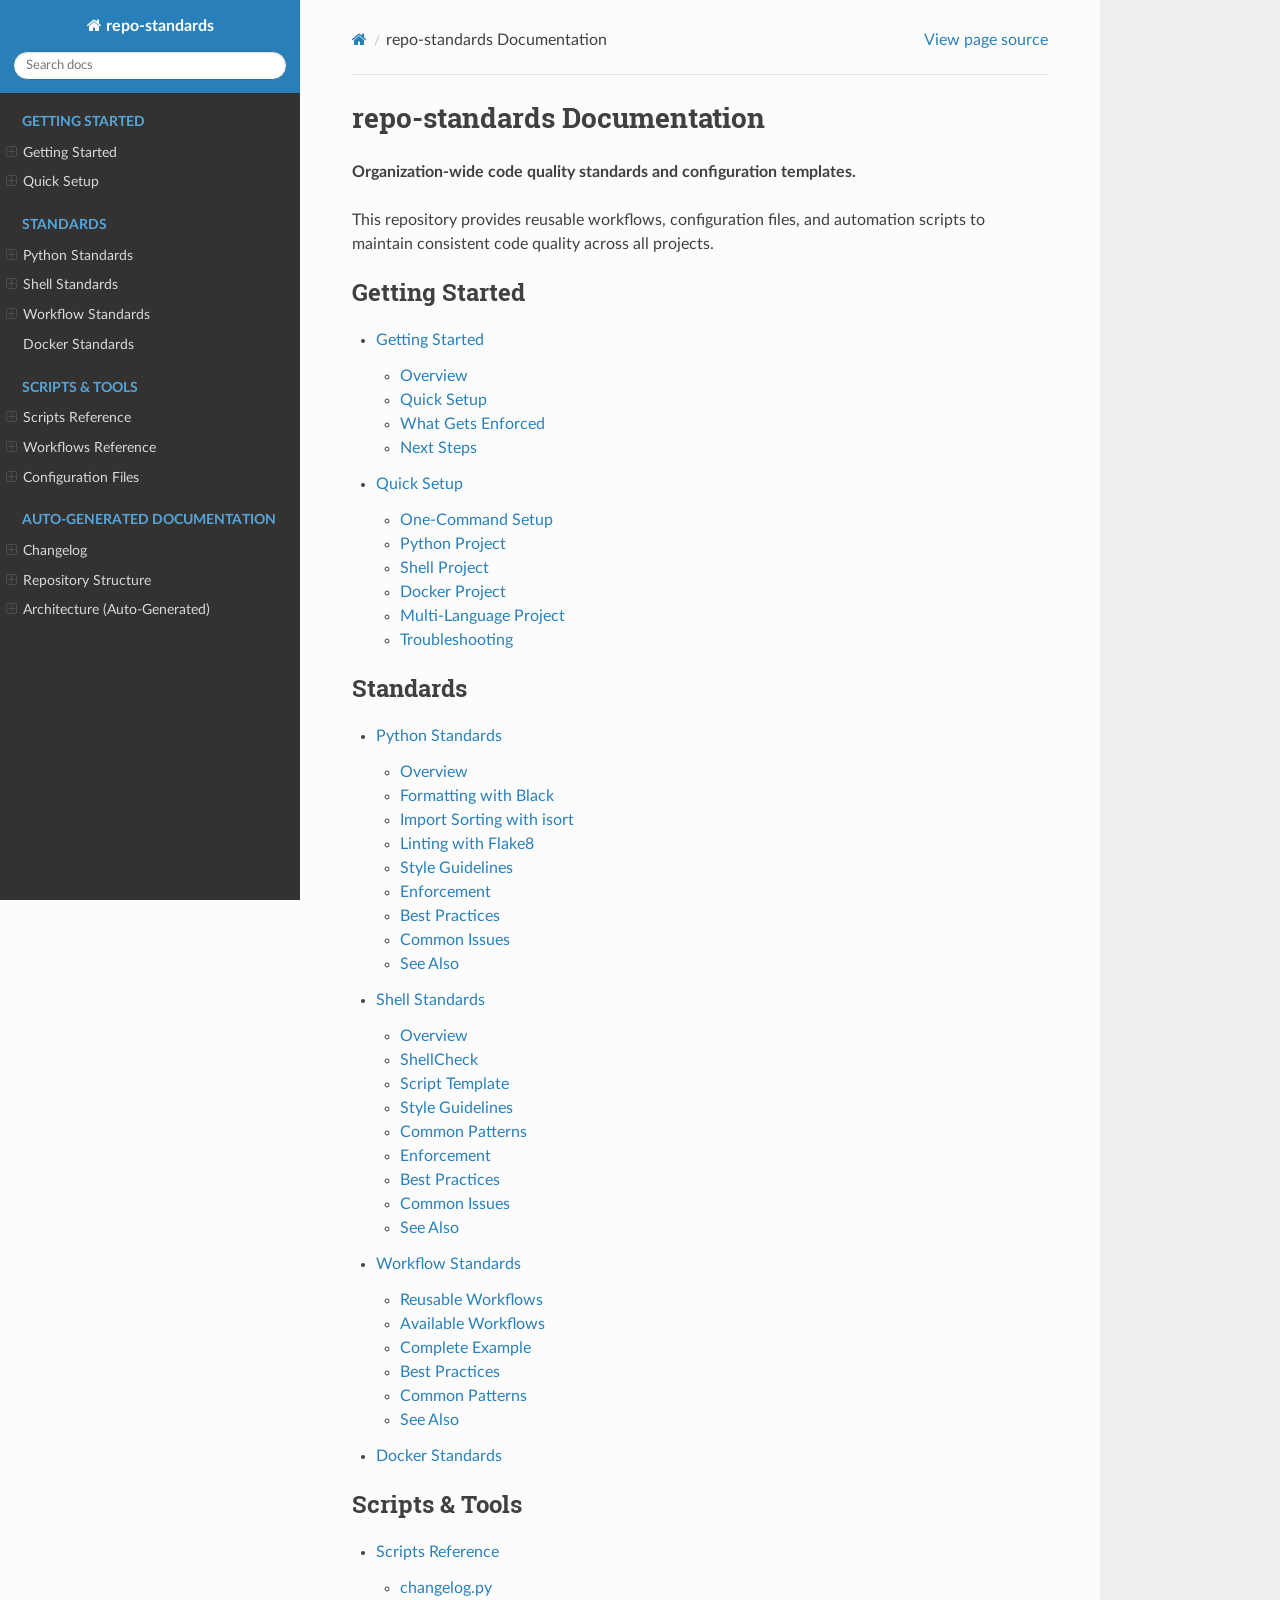
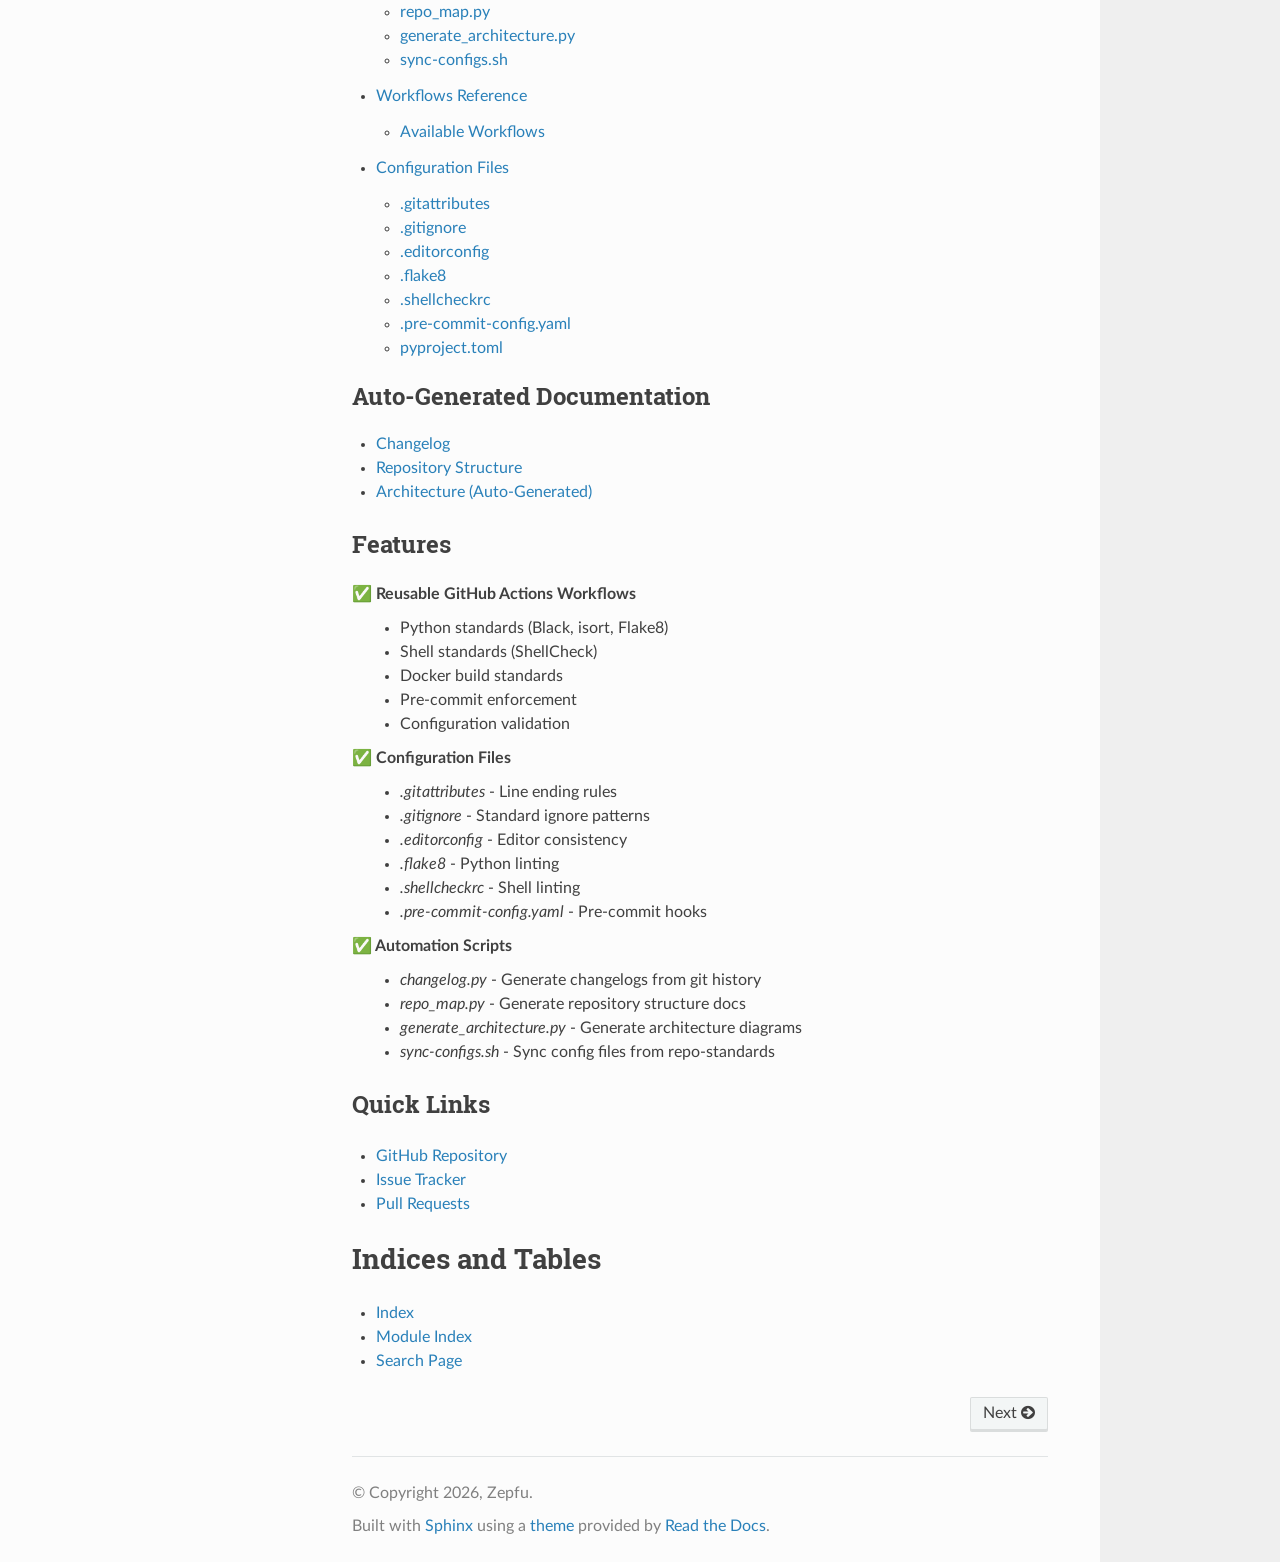
<file: index.html>
<!DOCTYPE html>
<html class="writer-html5" lang="en" data-content_root="./">
<head>
  <meta charset="utf-8" /><meta name="viewport" content="width=device-width, initial-scale=1" />

  <meta name="viewport" content="width=device-width, initial-scale=1.0" />
  <title>repo-standards Documentation &mdash; repo-standards Documentation</title>
      <link rel="stylesheet" type="text/css" href="_static/pygments.css?v=b86133f3" />
      <link rel="stylesheet" type="text/css" href="_static/css/theme.css?v=9edc463e" />
      <link rel="stylesheet" type="text/css" href="_static/custom.css?v=7ad5552a" />

  
      <script src="_static/jquery.js?v=5d32c60e"></script>
      <script src="_static/_sphinx_javascript_frameworks_compat.js?v=2cd50e6c"></script>
      <script src="_static/documentation_options.js?v=8d563738"></script>
      <script src="_static/doctools.js?v=fd6eb6e6"></script>
      <script src="_static/sphinx_highlight.js?v=6ffebe34"></script>
    <script src="_static/js/theme.js"></script>
    <link rel="index" title="Index" href="genindex.html" />
    <link rel="search" title="Search" href="search.html" />
    <link rel="next" title="Getting Started" href="guides/getting-started.html" /> 
</head>

<body class="wy-body-for-nav"> 
  <div class="wy-grid-for-nav">
    <nav data-toggle="wy-nav-shift" class="wy-nav-side">
      <div class="wy-side-scroll">
        <div class="wy-side-nav-search" >

          
          
          <a href="#" class="icon icon-home">
            repo-standards
          </a>
<div role="search">
  <form id="rtd-search-form" class="wy-form" action="search.html" method="get">
    <input type="text" name="q" placeholder="Search docs" aria-label="Search docs" />
    <input type="hidden" name="check_keywords" value="yes" />
    <input type="hidden" name="area" value="default" />
  </form>
</div>
        </div><div class="wy-menu wy-menu-vertical" data-spy="affix" role="navigation" aria-label="Navigation menu">
              <p class="caption" role="heading"><span class="caption-text">Getting Started</span></p>
<ul>
<li class="toctree-l1"><a class="reference internal" href="guides/getting-started.html">Getting Started</a><ul>
<li class="toctree-l2"><a class="reference internal" href="guides/getting-started.html#overview">Overview</a></li>
<li class="toctree-l2"><a class="reference internal" href="guides/getting-started.html#quick-setup">Quick Setup</a></li>
<li class="toctree-l2"><a class="reference internal" href="guides/getting-started.html#what-gets-enforced">What Gets Enforced</a><ul>
<li class="toctree-l3"><a class="reference internal" href="guides/getting-started.html#python-code">Python Code</a></li>
<li class="toctree-l3"><a class="reference internal" href="guides/getting-started.html#shell-scripts">Shell Scripts</a></li>
<li class="toctree-l3"><a class="reference internal" href="guides/getting-started.html#yaml-files">YAML Files</a></li>
<li class="toctree-l3"><a class="reference internal" href="guides/getting-started.html#general">General</a></li>
</ul>
</li>
<li class="toctree-l2"><a class="reference internal" href="guides/getting-started.html#next-steps">Next Steps</a></li>
</ul>
</li>
<li class="toctree-l1"><a class="reference internal" href="guides/quick-setup.html">Quick Setup</a><ul>
<li class="toctree-l2"><a class="reference internal" href="guides/quick-setup.html#one-command-setup">One-Command Setup</a></li>
<li class="toctree-l2"><a class="reference internal" href="guides/quick-setup.html#python-project">Python Project</a></li>
<li class="toctree-l2"><a class="reference internal" href="guides/quick-setup.html#shell-project">Shell Project</a></li>
<li class="toctree-l2"><a class="reference internal" href="guides/quick-setup.html#docker-project">Docker Project</a></li>
<li class="toctree-l2"><a class="reference internal" href="guides/quick-setup.html#multi-language-project">Multi-Language Project</a></li>
<li class="toctree-l2"><a class="reference internal" href="guides/quick-setup.html#troubleshooting">Troubleshooting</a></li>
</ul>
</li>
</ul>
<p class="caption" role="heading"><span class="caption-text">Standards</span></p>
<ul>
<li class="toctree-l1"><a class="reference internal" href="guides/python-standards.html">Python Standards</a><ul>
<li class="toctree-l2"><a class="reference internal" href="guides/python-standards.html#overview">Overview</a></li>
<li class="toctree-l2"><a class="reference internal" href="guides/python-standards.html#formatting-with-black">Formatting with Black</a><ul>
<li class="toctree-l3"><a class="reference internal" href="guides/python-standards.html#configuration">Configuration</a></li>
<li class="toctree-l3"><a class="reference internal" href="guides/python-standards.html#usage">Usage</a></li>
</ul>
</li>
<li class="toctree-l2"><a class="reference internal" href="guides/python-standards.html#import-sorting-with-isort">Import Sorting with isort</a><ul>
<li class="toctree-l3"><a class="reference internal" href="guides/python-standards.html#id1">Configuration</a></li>
<li class="toctree-l3"><a class="reference internal" href="guides/python-standards.html#id2">Usage</a></li>
</ul>
</li>
<li class="toctree-l2"><a class="reference internal" href="guides/python-standards.html#linting-with-flake8">Linting with Flake8</a><ul>
<li class="toctree-l3"><a class="reference internal" href="guides/python-standards.html#id3">Configuration</a></li>
<li class="toctree-l3"><a class="reference internal" href="guides/python-standards.html#id4">Usage</a></li>
<li class="toctree-l3"><a class="reference internal" href="guides/python-standards.html#common-rules">Common Rules</a></li>
</ul>
</li>
<li class="toctree-l2"><a class="reference internal" href="guides/python-standards.html#style-guidelines">Style Guidelines</a><ul>
<li class="toctree-l3"><a class="reference internal" href="guides/python-standards.html#docstrings">Docstrings</a></li>
<li class="toctree-l3"><a class="reference internal" href="guides/python-standards.html#type-hints">Type Hints</a></li>
<li class="toctree-l3"><a class="reference internal" href="guides/python-standards.html#imports">Imports</a></li>
<li class="toctree-l3"><a class="reference internal" href="guides/python-standards.html#line-length">Line Length</a></li>
</ul>
</li>
<li class="toctree-l2"><a class="reference internal" href="guides/python-standards.html#enforcement">Enforcement</a><ul>
<li class="toctree-l3"><a class="reference internal" href="guides/python-standards.html#pre-commit-hooks">Pre-commit Hooks</a></li>
<li class="toctree-l3"><a class="reference internal" href="guides/python-standards.html#github-actions">GitHub Actions</a></li>
</ul>
</li>
<li class="toctree-l2"><a class="reference internal" href="guides/python-standards.html#best-practices">Best Practices</a><ul>
<li class="toctree-l3"><a class="reference internal" href="guides/python-standards.html#project-structure">Project Structure</a></li>
<li class="toctree-l3"><a class="reference internal" href="guides/python-standards.html#testing">Testing</a></li>
<li class="toctree-l3"><a class="reference internal" href="guides/python-standards.html#virtual-environments">Virtual Environments</a></li>
</ul>
</li>
<li class="toctree-l2"><a class="reference internal" href="guides/python-standards.html#common-issues">Common Issues</a></li>
<li class="toctree-l2"><a class="reference internal" href="guides/python-standards.html#see-also">See Also</a></li>
</ul>
</li>
<li class="toctree-l1"><a class="reference internal" href="guides/shell-standards.html">Shell Standards</a><ul>
<li class="toctree-l2"><a class="reference internal" href="guides/shell-standards.html#overview">Overview</a></li>
<li class="toctree-l2"><a class="reference internal" href="guides/shell-standards.html#shellcheck">ShellCheck</a><ul>
<li class="toctree-l3"><a class="reference internal" href="guides/shell-standards.html#configuration">Configuration</a></li>
<li class="toctree-l3"><a class="reference internal" href="guides/shell-standards.html#usage">Usage</a></li>
<li class="toctree-l3"><a class="reference internal" href="guides/shell-standards.html#common-rules">Common Rules</a></li>
</ul>
</li>
<li class="toctree-l2"><a class="reference internal" href="guides/shell-standards.html#script-template">Script Template</a><ul>
<li class="toctree-l3"><a class="reference internal" href="guides/shell-standards.html#standard-template">Standard Template</a></li>
</ul>
</li>
<li class="toctree-l2"><a class="reference internal" href="guides/shell-standards.html#style-guidelines">Style Guidelines</a><ul>
<li class="toctree-l3"><a class="reference internal" href="guides/shell-standards.html#quoting">Quoting</a></li>
<li class="toctree-l3"><a class="reference internal" href="guides/shell-standards.html#arrays">Arrays</a></li>
<li class="toctree-l3"><a class="reference internal" href="guides/shell-standards.html#conditionals">Conditionals</a></li>
<li class="toctree-l3"><a class="reference internal" href="guides/shell-standards.html#functions">Functions</a></li>
<li class="toctree-l3"><a class="reference internal" href="guides/shell-standards.html#error-handling">Error Handling</a></li>
</ul>
</li>
<li class="toctree-l2"><a class="reference internal" href="guides/shell-standards.html#common-patterns">Common Patterns</a><ul>
<li class="toctree-l3"><a class="reference internal" href="guides/shell-standards.html#check-if-command-exists">Check if command exists</a></li>
<li class="toctree-l3"><a class="reference internal" href="guides/shell-standards.html#read-file-line-by-line">Read file line by line</a></li>
<li class="toctree-l3"><a class="reference internal" href="guides/shell-standards.html#iterate-over-files">Iterate over files</a></li>
</ul>
</li>
<li class="toctree-l2"><a class="reference internal" href="guides/shell-standards.html#enforcement">Enforcement</a><ul>
<li class="toctree-l3"><a class="reference internal" href="guides/shell-standards.html#pre-commit">Pre-commit</a></li>
<li class="toctree-l3"><a class="reference internal" href="guides/shell-standards.html#github-actions">GitHub Actions</a></li>
</ul>
</li>
<li class="toctree-l2"><a class="reference internal" href="guides/shell-standards.html#best-practices">Best Practices</a><ul>
<li class="toctree-l3"><a class="reference internal" href="guides/shell-standards.html#portability">Portability</a></li>
<li class="toctree-l3"><a class="reference internal" href="guides/shell-standards.html#security">Security</a></li>
<li class="toctree-l3"><a class="reference internal" href="guides/shell-standards.html#performance">Performance</a></li>
<li class="toctree-l3"><a class="reference internal" href="guides/shell-standards.html#documentation">Documentation</a></li>
</ul>
</li>
<li class="toctree-l2"><a class="reference internal" href="guides/shell-standards.html#common-issues">Common Issues</a></li>
<li class="toctree-l2"><a class="reference internal" href="guides/shell-standards.html#see-also">See Also</a></li>
</ul>
</li>
<li class="toctree-l1"><a class="reference internal" href="guides/workflow-standards.html">Workflow Standards</a><ul>
<li class="toctree-l2"><a class="reference internal" href="guides/workflow-standards.html#reusable-workflows">Reusable Workflows</a></li>
<li class="toctree-l2"><a class="reference internal" href="guides/workflow-standards.html#available-workflows">Available Workflows</a><ul>
<li class="toctree-l3"><a class="reference internal" href="guides/workflow-standards.html#python-ci">Python CI</a></li>
<li class="toctree-l3"><a class="reference internal" href="guides/workflow-standards.html#shell-ci">Shell CI</a></li>
<li class="toctree-l3"><a class="reference internal" href="guides/workflow-standards.html#docker-build">Docker Build</a></li>
<li class="toctree-l3"><a class="reference internal" href="guides/workflow-standards.html#pre-commit">Pre-commit</a></li>
<li class="toctree-l3"><a class="reference internal" href="guides/workflow-standards.html#config-validation">Config Validation</a></li>
<li class="toctree-l3"><a class="reference internal" href="guides/workflow-standards.html#architecture-update">Architecture Update</a></li>
</ul>
</li>
<li class="toctree-l2"><a class="reference internal" href="guides/workflow-standards.html#complete-example">Complete Example</a></li>
<li class="toctree-l2"><a class="reference internal" href="guides/workflow-standards.html#best-practices">Best Practices</a><ul>
<li class="toctree-l3"><a class="reference internal" href="guides/workflow-standards.html#versioning">Versioning</a></li>
<li class="toctree-l3"><a class="reference internal" href="guides/workflow-standards.html#dependencies">Dependencies</a></li>
<li class="toctree-l3"><a class="reference internal" href="guides/workflow-standards.html#permissions">Permissions</a></li>
<li class="toctree-l3"><a class="reference internal" href="guides/workflow-standards.html#triggers">Triggers</a></li>
</ul>
</li>
<li class="toctree-l2"><a class="reference internal" href="guides/workflow-standards.html#common-patterns">Common Patterns</a><ul>
<li class="toctree-l3"><a class="reference internal" href="guides/workflow-standards.html#multi-language-project">Multi-Language Project</a></li>
<li class="toctree-l3"><a class="reference internal" href="guides/workflow-standards.html#monorepo">Monorepo</a></li>
</ul>
</li>
<li class="toctree-l2"><a class="reference internal" href="guides/workflow-standards.html#see-also">See Also</a></li>
</ul>
</li>
<li class="toctree-l1"><a class="reference internal" href="guides/docker-standards.html">Docker Standards</a></li>
</ul>
<p class="caption" role="heading"><span class="caption-text">Scripts &amp; Tools</span></p>
<ul>
<li class="toctree-l1"><a class="reference internal" href="reference/scripts.html">Scripts Reference</a><ul>
<li class="toctree-l2"><a class="reference internal" href="reference/scripts.html#changelog-py">changelog.py</a></li>
<li class="toctree-l2"><a class="reference internal" href="reference/scripts.html#repo-map-py">repo_map.py</a></li>
<li class="toctree-l2"><a class="reference internal" href="reference/scripts.html#generate-architecture-py">generate_architecture.py</a></li>
<li class="toctree-l2"><a class="reference internal" href="reference/scripts.html#sync-configs-sh">sync-configs.sh</a></li>
</ul>
</li>
<li class="toctree-l1"><a class="reference internal" href="reference/workflows.html">Workflows Reference</a><ul>
<li class="toctree-l2"><a class="reference internal" href="reference/workflows.html#available-workflows">Available Workflows</a><ul>
<li class="toctree-l3"><a class="reference internal" href="reference/workflows.html#reusable-python-ci-yml">reusable-python-ci.yml</a></li>
<li class="toctree-l3"><a class="reference internal" href="reference/workflows.html#reusable-shell-ci-yml">reusable-shell-ci.yml</a></li>
<li class="toctree-l3"><a class="reference internal" href="reference/workflows.html#reusable-docker-build-yml">reusable-docker-build.yml</a></li>
<li class="toctree-l3"><a class="reference internal" href="reference/workflows.html#reusable-pre-commit-yml">reusable-pre-commit.yml</a></li>
<li class="toctree-l3"><a class="reference internal" href="reference/workflows.html#reusable-config-validation-yml">reusable-config-validation.yml</a></li>
<li class="toctree-l3"><a class="reference internal" href="reference/workflows.html#reusable-update-architecture-yml">reusable-update-architecture.yml</a></li>
</ul>
</li>
</ul>
</li>
<li class="toctree-l1"><a class="reference internal" href="reference/configs.html">Configuration Files</a><ul>
<li class="toctree-l2"><a class="reference internal" href="reference/configs.html#gitattributes">.gitattributes</a></li>
<li class="toctree-l2"><a class="reference internal" href="reference/configs.html#gitignore">.gitignore</a></li>
<li class="toctree-l2"><a class="reference internal" href="reference/configs.html#editorconfig">.editorconfig</a></li>
<li class="toctree-l2"><a class="reference internal" href="reference/configs.html#flake8">.flake8</a></li>
<li class="toctree-l2"><a class="reference internal" href="reference/configs.html#shellcheckrc">.shellcheckrc</a></li>
<li class="toctree-l2"><a class="reference internal" href="reference/configs.html#pre-commit-config-yaml">.pre-commit-config.yaml</a></li>
<li class="toctree-l2"><a class="reference internal" href="reference/configs.html#pyproject-toml">pyproject.toml</a></li>
</ul>
</li>
</ul>
<p class="caption" role="heading"><span class="caption-text">Auto-Generated Documentation</span></p>
<ul>
<li class="toctree-l1"><a class="reference internal" href="auto/CHANGELOG.html">Changelog</a><ul>
<li class="toctree-l2"><a class="reference internal" href="auto/CHANGELOG.html#unreleased">[Unreleased]</a><ul>
<li class="toctree-l3"><a class="reference internal" href="auto/CHANGELOG.html#added">Added</a></li>
<li class="toctree-l3"><a class="reference internal" href="auto/CHANGELOG.html#changed">Changed</a></li>
<li class="toctree-l3"><a class="reference internal" href="auto/CHANGELOG.html#fixed">Fixed</a></li>
</ul>
</li>
</ul>
</li>
<li class="toctree-l1"><a class="reference internal" href="auto/REPO_MAP.html">Repository Structure</a><ul>
<li class="toctree-l2"><a class="reference internal" href="auto/REPO_MAP.html#table-of-contents">Table of Contents</a></li>
<li class="toctree-l2"><a class="reference internal" href="auto/REPO_MAP.html#directory-tree">Directory Tree</a></li>
<li class="toctree-l2"><a class="reference internal" href="auto/REPO_MAP.html#key-files">Key Files</a><ul>
<li class="toctree-l3"><a class="reference internal" href="auto/REPO_MAP.html#important-files">Important Files</a></li>
</ul>
</li>
<li class="toctree-l2"><a class="reference internal" href="auto/REPO_MAP.html#configuration-files">Configuration Files</a></li>
<li class="toctree-l2"><a class="reference internal" href="auto/REPO_MAP.html#documentation">Documentation</a></li>
<li class="toctree-l2"><a class="reference internal" href="auto/REPO_MAP.html#scripts">Scripts</a></li>
</ul>
</li>
<li class="toctree-l1"><a class="reference internal" href="auto/ARCHITECTURE_AUTO.html">Architecture (Auto-Generated)</a><ul>
<li class="toctree-l2"><a class="reference internal" href="auto/ARCHITECTURE_AUTO.html#overview">Overview</a><ul>
<li class="toctree-l3"><a class="reference internal" href="auto/ARCHITECTURE_AUTO.html#detected-patterns">Detected Patterns</a></li>
</ul>
</li>
<li class="toctree-l2"><a class="reference internal" href="auto/ARCHITECTURE_AUTO.html#flowchart-diagram">Flowchart Diagram</a></li>
<li class="toctree-l2"><a class="reference internal" href="auto/ARCHITECTURE_AUTO.html#state-diagram">State Diagram</a></li>
<li class="toctree-l2"><a class="reference internal" href="auto/ARCHITECTURE_AUTO.html#sequence-diagram">Sequence Diagram</a></li>
<li class="toctree-l2"><a class="reference internal" href="auto/ARCHITECTURE_AUTO.html#architecture-diagram">Architecture Diagram</a></li>
<li class="toctree-l2"><a class="reference internal" href="auto/ARCHITECTURE_AUTO.html#er-diagram">Er Diagram</a></li>
<li class="toctree-l2"><a class="reference internal" href="auto/ARCHITECTURE_AUTO.html#class-diagram">Class Diagram</a></li>
<li class="toctree-l2"><a class="reference internal" href="auto/ARCHITECTURE_AUTO.html#journey-diagram">Journey Diagram</a></li>
<li class="toctree-l2"><a class="reference internal" href="auto/ARCHITECTURE_AUTO.html#mindmap-diagram">Mindmap Diagram</a></li>
<li class="toctree-l2"><a class="reference internal" href="auto/ARCHITECTURE_AUTO.html#workflow-pipeline-diagram">Workflow Pipeline Diagram</a></li>
<li class="toctree-l2"><a class="reference internal" href="auto/ARCHITECTURE_AUTO.html#workflow-triggers-diagram">Workflow Triggers Diagram</a></li>
<li class="toctree-l2"><a class="reference internal" href="auto/ARCHITECTURE_AUTO.html#workflow-jobs-diagram">Workflow Jobs Diagram</a></li>
<li class="toctree-l2"><a class="reference internal" href="auto/ARCHITECTURE_AUTO.html#development-workflows">Development Workflows</a><ul>
<li class="toctree-l3"><a class="reference internal" href="auto/ARCHITECTURE_AUTO.html#github-workflows-summary">GitHub Workflows Summary</a></li>
</ul>
</li>
<li class="toctree-l2"><a class="reference internal" href="auto/ARCHITECTURE_AUTO.html#module-summary">Module Summary</a><ul>
<li class="toctree-l3"><a class="reference internal" href="auto/ARCHITECTURE_AUTO.html#docs-conf"><code class="docutils literal notranslate"><span class="pre">docs.conf</span></code></a></li>
<li class="toctree-l3"><a class="reference internal" href="auto/ARCHITECTURE_AUTO.html#scripts-changelog"><code class="docutils literal notranslate"><span class="pre">scripts.changelog</span></code></a></li>
<li class="toctree-l3"><a class="reference internal" href="auto/ARCHITECTURE_AUTO.html#scripts-generate-architecture"><code class="docutils literal notranslate"><span class="pre">scripts.generate_architecture</span></code></a></li>
<li class="toctree-l3"><a class="reference internal" href="auto/ARCHITECTURE_AUTO.html#scripts-repo-map"><code class="docutils literal notranslate"><span class="pre">scripts.repo_map</span></code></a></li>
</ul>
</li>
</ul>
</li>
</ul>

        </div>
      </div>
    </nav>

    <section data-toggle="wy-nav-shift" class="wy-nav-content-wrap"><nav class="wy-nav-top" aria-label="Mobile navigation menu" >
          <i data-toggle="wy-nav-top" class="fa fa-bars"></i>
          <a href="#">repo-standards</a>
      </nav>

      <div class="wy-nav-content">
        <div class="rst-content">
          <div role="navigation" aria-label="Page navigation">
  <ul class="wy-breadcrumbs">
      <li><a href="#" class="icon icon-home" aria-label="Home"></a></li>
      <li class="breadcrumb-item active">repo-standards Documentation</li>
      <li class="wy-breadcrumbs-aside">
            <a href="_sources/index.rst.txt" rel="nofollow"> View page source</a>
      </li>
  </ul>
  <hr/>
</div>
          <div role="main" class="document" itemscope="itemscope" itemtype="http://schema.org/Article">
           <div itemprop="articleBody">
             
  <section id="repo-standards-documentation">
<h1>repo-standards Documentation<a class="headerlink" href="#repo-standards-documentation" title="Link to this heading"></a></h1>
<p><strong>Organization-wide code quality standards and configuration templates.</strong></p>
<p>This repository provides reusable workflows, configuration files, and automation scripts
to maintain consistent code quality across all projects.</p>
<div class="toctree-wrapper compound">
<p class="caption" role="heading"><span class="caption-text">Getting Started</span></p>
<ul>
<li class="toctree-l1"><a class="reference internal" href="guides/getting-started.html">Getting Started</a><ul>
<li class="toctree-l2"><a class="reference internal" href="guides/getting-started.html#overview">Overview</a></li>
<li class="toctree-l2"><a class="reference internal" href="guides/getting-started.html#quick-setup">Quick Setup</a></li>
<li class="toctree-l2"><a class="reference internal" href="guides/getting-started.html#what-gets-enforced">What Gets Enforced</a></li>
<li class="toctree-l2"><a class="reference internal" href="guides/getting-started.html#next-steps">Next Steps</a></li>
</ul>
</li>
<li class="toctree-l1"><a class="reference internal" href="guides/quick-setup.html">Quick Setup</a><ul>
<li class="toctree-l2"><a class="reference internal" href="guides/quick-setup.html#one-command-setup">One-Command Setup</a></li>
<li class="toctree-l2"><a class="reference internal" href="guides/quick-setup.html#python-project">Python Project</a></li>
<li class="toctree-l2"><a class="reference internal" href="guides/quick-setup.html#shell-project">Shell Project</a></li>
<li class="toctree-l2"><a class="reference internal" href="guides/quick-setup.html#docker-project">Docker Project</a></li>
<li class="toctree-l2"><a class="reference internal" href="guides/quick-setup.html#multi-language-project">Multi-Language Project</a></li>
<li class="toctree-l2"><a class="reference internal" href="guides/quick-setup.html#troubleshooting">Troubleshooting</a></li>
</ul>
</li>
</ul>
</div>
<div class="toctree-wrapper compound">
<p class="caption" role="heading"><span class="caption-text">Standards</span></p>
<ul>
<li class="toctree-l1"><a class="reference internal" href="guides/python-standards.html">Python Standards</a><ul>
<li class="toctree-l2"><a class="reference internal" href="guides/python-standards.html#overview">Overview</a></li>
<li class="toctree-l2"><a class="reference internal" href="guides/python-standards.html#formatting-with-black">Formatting with Black</a></li>
<li class="toctree-l2"><a class="reference internal" href="guides/python-standards.html#import-sorting-with-isort">Import Sorting with isort</a></li>
<li class="toctree-l2"><a class="reference internal" href="guides/python-standards.html#linting-with-flake8">Linting with Flake8</a></li>
<li class="toctree-l2"><a class="reference internal" href="guides/python-standards.html#style-guidelines">Style Guidelines</a></li>
<li class="toctree-l2"><a class="reference internal" href="guides/python-standards.html#enforcement">Enforcement</a></li>
<li class="toctree-l2"><a class="reference internal" href="guides/python-standards.html#best-practices">Best Practices</a></li>
<li class="toctree-l2"><a class="reference internal" href="guides/python-standards.html#common-issues">Common Issues</a></li>
<li class="toctree-l2"><a class="reference internal" href="guides/python-standards.html#see-also">See Also</a></li>
</ul>
</li>
<li class="toctree-l1"><a class="reference internal" href="guides/shell-standards.html">Shell Standards</a><ul>
<li class="toctree-l2"><a class="reference internal" href="guides/shell-standards.html#overview">Overview</a></li>
<li class="toctree-l2"><a class="reference internal" href="guides/shell-standards.html#shellcheck">ShellCheck</a></li>
<li class="toctree-l2"><a class="reference internal" href="guides/shell-standards.html#script-template">Script Template</a></li>
<li class="toctree-l2"><a class="reference internal" href="guides/shell-standards.html#style-guidelines">Style Guidelines</a></li>
<li class="toctree-l2"><a class="reference internal" href="guides/shell-standards.html#common-patterns">Common Patterns</a></li>
<li class="toctree-l2"><a class="reference internal" href="guides/shell-standards.html#enforcement">Enforcement</a></li>
<li class="toctree-l2"><a class="reference internal" href="guides/shell-standards.html#best-practices">Best Practices</a></li>
<li class="toctree-l2"><a class="reference internal" href="guides/shell-standards.html#common-issues">Common Issues</a></li>
<li class="toctree-l2"><a class="reference internal" href="guides/shell-standards.html#see-also">See Also</a></li>
</ul>
</li>
<li class="toctree-l1"><a class="reference internal" href="guides/workflow-standards.html">Workflow Standards</a><ul>
<li class="toctree-l2"><a class="reference internal" href="guides/workflow-standards.html#reusable-workflows">Reusable Workflows</a></li>
<li class="toctree-l2"><a class="reference internal" href="guides/workflow-standards.html#available-workflows">Available Workflows</a></li>
<li class="toctree-l2"><a class="reference internal" href="guides/workflow-standards.html#complete-example">Complete Example</a></li>
<li class="toctree-l2"><a class="reference internal" href="guides/workflow-standards.html#best-practices">Best Practices</a></li>
<li class="toctree-l2"><a class="reference internal" href="guides/workflow-standards.html#common-patterns">Common Patterns</a></li>
<li class="toctree-l2"><a class="reference internal" href="guides/workflow-standards.html#see-also">See Also</a></li>
</ul>
</li>
<li class="toctree-l1"><a class="reference internal" href="guides/docker-standards.html">Docker Standards</a></li>
</ul>
</div>
<div class="toctree-wrapper compound">
<p class="caption" role="heading"><span class="caption-text">Scripts &amp; Tools</span></p>
<ul>
<li class="toctree-l1"><a class="reference internal" href="reference/scripts.html">Scripts Reference</a><ul>
<li class="toctree-l2"><a class="reference internal" href="reference/scripts.html#changelog-py">changelog.py</a></li>
<li class="toctree-l2"><a class="reference internal" href="reference/scripts.html#repo-map-py">repo_map.py</a></li>
<li class="toctree-l2"><a class="reference internal" href="reference/scripts.html#generate-architecture-py">generate_architecture.py</a></li>
<li class="toctree-l2"><a class="reference internal" href="reference/scripts.html#sync-configs-sh">sync-configs.sh</a></li>
</ul>
</li>
<li class="toctree-l1"><a class="reference internal" href="reference/workflows.html">Workflows Reference</a><ul>
<li class="toctree-l2"><a class="reference internal" href="reference/workflows.html#available-workflows">Available Workflows</a></li>
</ul>
</li>
<li class="toctree-l1"><a class="reference internal" href="reference/configs.html">Configuration Files</a><ul>
<li class="toctree-l2"><a class="reference internal" href="reference/configs.html#gitattributes">.gitattributes</a></li>
<li class="toctree-l2"><a class="reference internal" href="reference/configs.html#gitignore">.gitignore</a></li>
<li class="toctree-l2"><a class="reference internal" href="reference/configs.html#editorconfig">.editorconfig</a></li>
<li class="toctree-l2"><a class="reference internal" href="reference/configs.html#flake8">.flake8</a></li>
<li class="toctree-l2"><a class="reference internal" href="reference/configs.html#shellcheckrc">.shellcheckrc</a></li>
<li class="toctree-l2"><a class="reference internal" href="reference/configs.html#pre-commit-config-yaml">.pre-commit-config.yaml</a></li>
<li class="toctree-l2"><a class="reference internal" href="reference/configs.html#pyproject-toml">pyproject.toml</a></li>
</ul>
</li>
</ul>
</div>
<div class="toctree-wrapper compound">
<p class="caption" role="heading"><span class="caption-text">Auto-Generated Documentation</span></p>
<ul>
<li class="toctree-l1"><a class="reference internal" href="auto/CHANGELOG.html">Changelog</a></li>
<li class="toctree-l1"><a class="reference internal" href="auto/REPO_MAP.html">Repository Structure</a></li>
<li class="toctree-l1"><a class="reference internal" href="auto/ARCHITECTURE_AUTO.html">Architecture (Auto-Generated)</a></li>
</ul>
</div>
<section id="features">
<h2>Features<a class="headerlink" href="#features" title="Link to this heading"></a></h2>
<dl class="simple">
<dt>✅ <strong>Reusable GitHub Actions Workflows</strong></dt><dd><ul class="simple">
<li><p>Python standards (Black, isort, Flake8)</p></li>
<li><p>Shell standards (ShellCheck)</p></li>
<li><p>Docker build standards</p></li>
<li><p>Pre-commit enforcement</p></li>
<li><p>Configuration validation</p></li>
</ul>
</dd>
<dt>✅ <strong>Configuration Files</strong></dt><dd><ul class="simple">
<li><p><cite>.gitattributes</cite> - Line ending rules</p></li>
<li><p><cite>.gitignore</cite> - Standard ignore patterns</p></li>
<li><p><cite>.editorconfig</cite> - Editor consistency</p></li>
<li><p><cite>.flake8</cite> - Python linting</p></li>
<li><p><cite>.shellcheckrc</cite> - Shell linting</p></li>
<li><p><cite>.pre-commit-config.yaml</cite> - Pre-commit hooks</p></li>
</ul>
</dd>
<dt>✅ <strong>Automation Scripts</strong></dt><dd><ul class="simple">
<li><p><cite>changelog.py</cite> - Generate changelogs from git history</p></li>
<li><p><cite>repo_map.py</cite> - Generate repository structure docs</p></li>
<li><p><cite>generate_architecture.py</cite> - Generate architecture diagrams</p></li>
<li><p><cite>sync-configs.sh</cite> - Sync config files from repo-standards</p></li>
</ul>
</dd>
</dl>
</section>
<section id="quick-links">
<h2>Quick Links<a class="headerlink" href="#quick-links" title="Link to this heading"></a></h2>
<ul class="simple">
<li><p><a class="reference external" href="https://github.com/zepfu/repo-standards">GitHub Repository</a></p></li>
<li><p><a class="reference external" href="https://github.com/zepfu/repo-standards/issues">Issue Tracker</a></p></li>
<li><p><a class="reference external" href="https://github.com/zepfu/repo-standards/pulls">Pull Requests</a></p></li>
</ul>
</section>
</section>
<section id="indices-and-tables">
<h1>Indices and Tables<a class="headerlink" href="#indices-and-tables" title="Link to this heading"></a></h1>
<ul class="simple">
<li><p><a class="reference internal" href="genindex.html"><span class="std std-ref">Index</span></a></p></li>
<li><p><a class="reference internal" href="py-modindex.html"><span class="std std-ref">Module Index</span></a></p></li>
<li><p><a class="reference internal" href="search.html"><span class="std std-ref">Search Page</span></a></p></li>
</ul>
</section>


           </div>
          </div>
          <footer><div class="rst-footer-buttons" role="navigation" aria-label="Footer">
        <a href="guides/getting-started.html" class="btn btn-neutral float-right" title="Getting Started" accesskey="n" rel="next">Next <span class="fa fa-arrow-circle-right" aria-hidden="true"></span></a>
    </div>

  <hr/>

  <div role="contentinfo">
    <p>&#169; Copyright 2026, Zepfu.</p>
  </div>

  Built with <a href="https://www.sphinx-doc.org/">Sphinx</a> using a
    <a href="https://github.com/readthedocs/sphinx_rtd_theme">theme</a>
    provided by <a href="https://readthedocs.org">Read the Docs</a>.
   

</footer>
        </div>
      </div>
    </section>
  </div>
  <script>
      jQuery(function () {
          SphinxRtdTheme.Navigation.enable(true);
      });
  </script> 

</body>
</html>
</file>
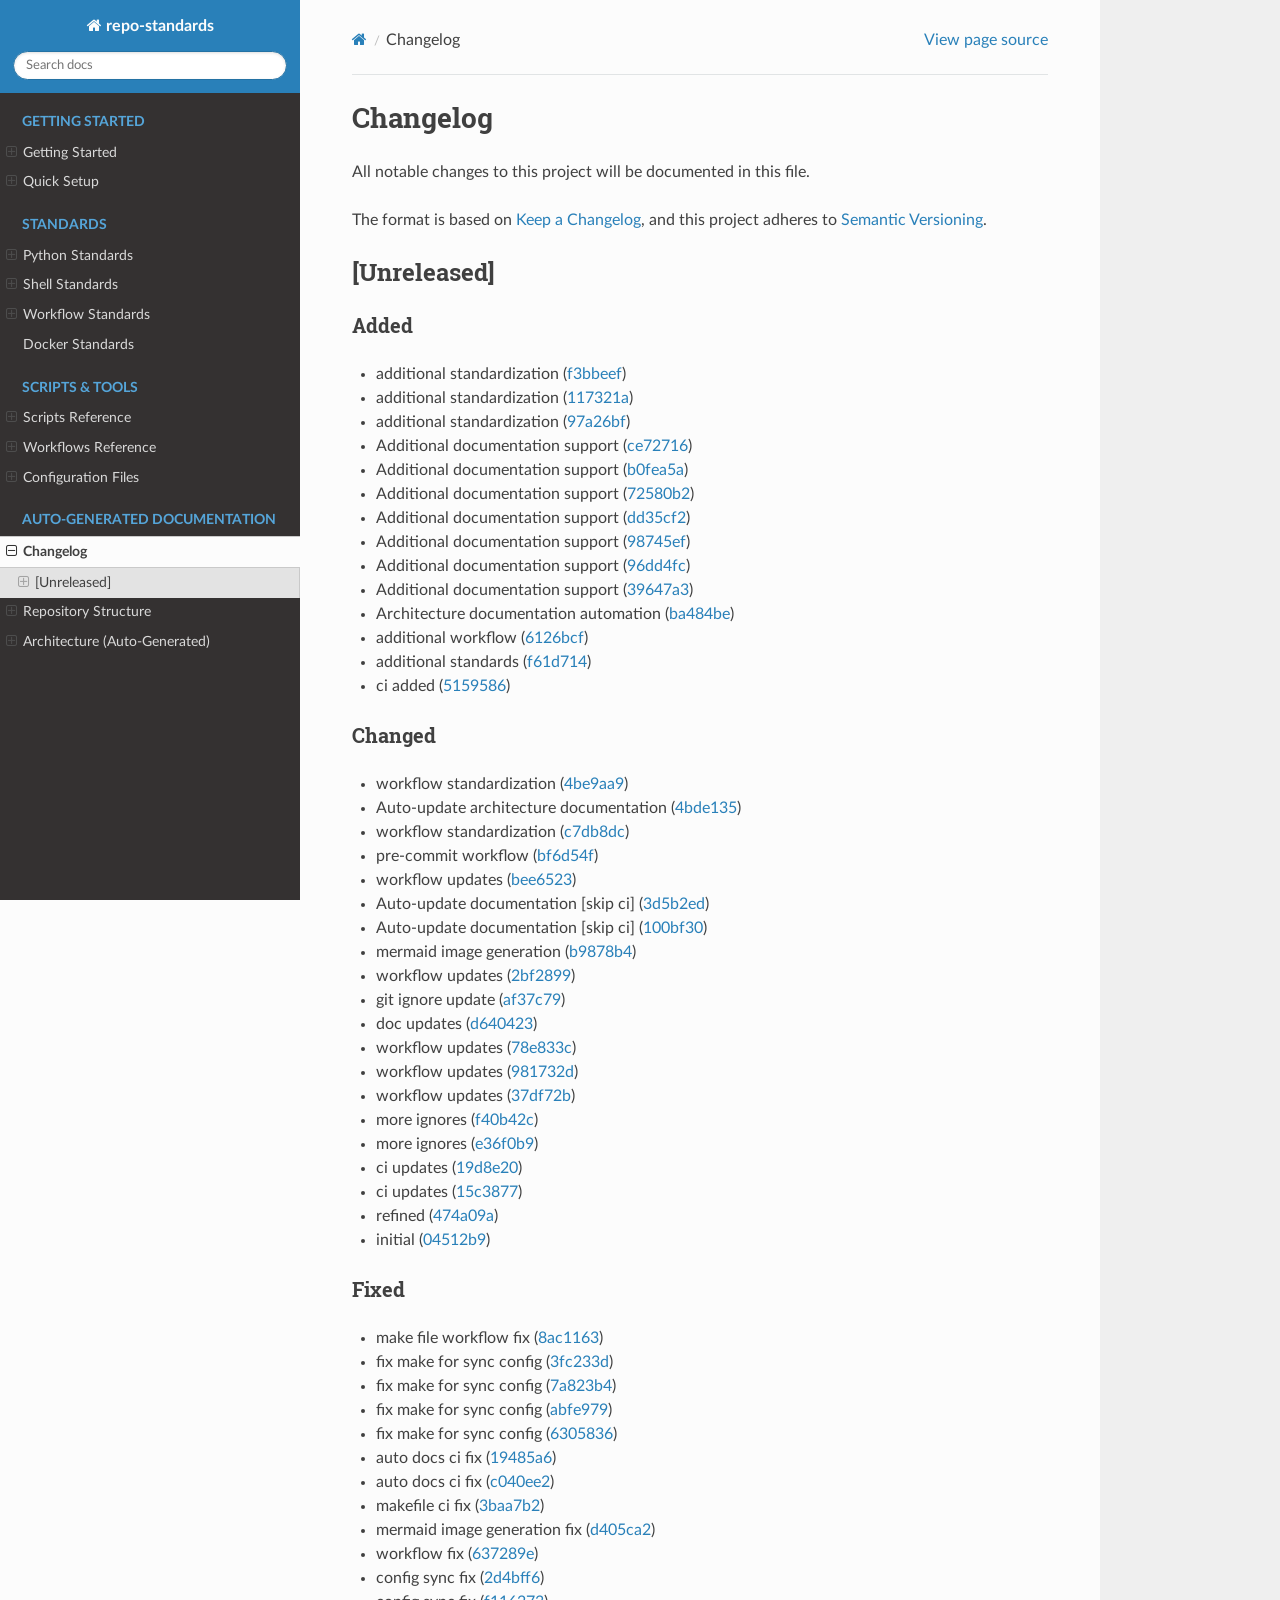
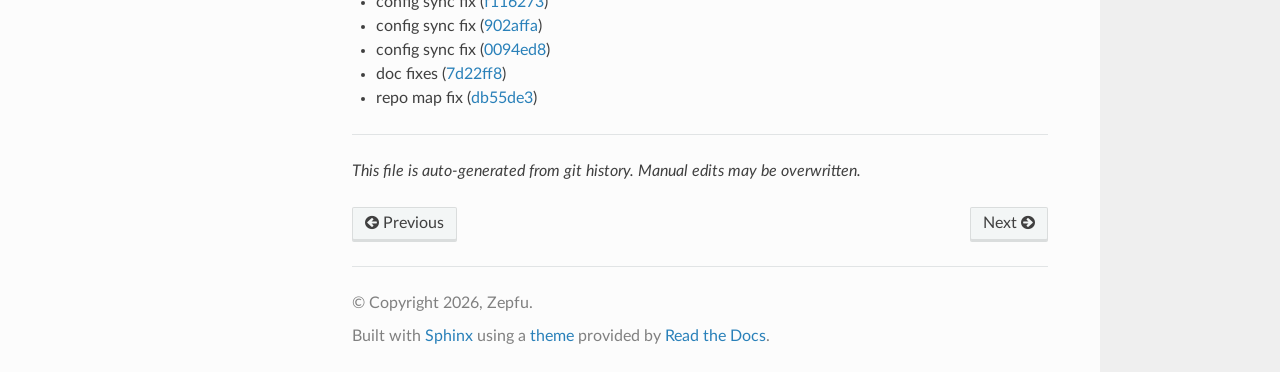
<file: auto/CHANGELOG.html>
<!DOCTYPE html>
<html class="writer-html5" lang="en" data-content_root="../">
<head>
  <meta charset="utf-8" /><meta name="viewport" content="width=device-width, initial-scale=1" />

  <meta name="viewport" content="width=device-width, initial-scale=1.0" />
  <title>Changelog &mdash; repo-standards Documentation</title>
      <link rel="stylesheet" type="text/css" href="../_static/pygments.css?v=b86133f3" />
      <link rel="stylesheet" type="text/css" href="../_static/css/theme.css?v=9edc463e" />
      <link rel="stylesheet" type="text/css" href="../_static/custom.css?v=7ad5552a" />

  
      <script src="../_static/jquery.js?v=5d32c60e"></script>
      <script src="../_static/_sphinx_javascript_frameworks_compat.js?v=2cd50e6c"></script>
      <script src="../_static/documentation_options.js?v=8d563738"></script>
      <script src="../_static/doctools.js?v=fd6eb6e6"></script>
      <script src="../_static/sphinx_highlight.js?v=6ffebe34"></script>
    <script src="../_static/js/theme.js"></script>
    <link rel="index" title="Index" href="../genindex.html" />
    <link rel="search" title="Search" href="../search.html" />
    <link rel="next" title="Repository Structure" href="REPO_MAP.html" />
    <link rel="prev" title="Configuration Files" href="../reference/configs.html" /> 
</head>

<body class="wy-body-for-nav"> 
  <div class="wy-grid-for-nav">
    <nav data-toggle="wy-nav-shift" class="wy-nav-side">
      <div class="wy-side-scroll">
        <div class="wy-side-nav-search" >

          
          
          <a href="../index.html" class="icon icon-home">
            repo-standards
          </a>
<div role="search">
  <form id="rtd-search-form" class="wy-form" action="../search.html" method="get">
    <input type="text" name="q" placeholder="Search docs" aria-label="Search docs" />
    <input type="hidden" name="check_keywords" value="yes" />
    <input type="hidden" name="area" value="default" />
  </form>
</div>
        </div><div class="wy-menu wy-menu-vertical" data-spy="affix" role="navigation" aria-label="Navigation menu">
              <p class="caption" role="heading"><span class="caption-text">Getting Started</span></p>
<ul>
<li class="toctree-l1"><a class="reference internal" href="../guides/getting-started.html">Getting Started</a><ul>
<li class="toctree-l2"><a class="reference internal" href="../guides/getting-started.html#overview">Overview</a></li>
<li class="toctree-l2"><a class="reference internal" href="../guides/getting-started.html#quick-setup">Quick Setup</a></li>
<li class="toctree-l2"><a class="reference internal" href="../guides/getting-started.html#what-gets-enforced">What Gets Enforced</a><ul>
<li class="toctree-l3"><a class="reference internal" href="../guides/getting-started.html#python-code">Python Code</a></li>
<li class="toctree-l3"><a class="reference internal" href="../guides/getting-started.html#shell-scripts">Shell Scripts</a></li>
<li class="toctree-l3"><a class="reference internal" href="../guides/getting-started.html#yaml-files">YAML Files</a></li>
<li class="toctree-l3"><a class="reference internal" href="../guides/getting-started.html#general">General</a></li>
</ul>
</li>
<li class="toctree-l2"><a class="reference internal" href="../guides/getting-started.html#next-steps">Next Steps</a></li>
</ul>
</li>
<li class="toctree-l1"><a class="reference internal" href="../guides/quick-setup.html">Quick Setup</a><ul>
<li class="toctree-l2"><a class="reference internal" href="../guides/quick-setup.html#one-command-setup">One-Command Setup</a></li>
<li class="toctree-l2"><a class="reference internal" href="../guides/quick-setup.html#python-project">Python Project</a></li>
<li class="toctree-l2"><a class="reference internal" href="../guides/quick-setup.html#shell-project">Shell Project</a></li>
<li class="toctree-l2"><a class="reference internal" href="../guides/quick-setup.html#docker-project">Docker Project</a></li>
<li class="toctree-l2"><a class="reference internal" href="../guides/quick-setup.html#multi-language-project">Multi-Language Project</a></li>
<li class="toctree-l2"><a class="reference internal" href="../guides/quick-setup.html#troubleshooting">Troubleshooting</a></li>
</ul>
</li>
</ul>
<p class="caption" role="heading"><span class="caption-text">Standards</span></p>
<ul>
<li class="toctree-l1"><a class="reference internal" href="../guides/python-standards.html">Python Standards</a><ul>
<li class="toctree-l2"><a class="reference internal" href="../guides/python-standards.html#overview">Overview</a></li>
<li class="toctree-l2"><a class="reference internal" href="../guides/python-standards.html#formatting-with-black">Formatting with Black</a><ul>
<li class="toctree-l3"><a class="reference internal" href="../guides/python-standards.html#configuration">Configuration</a></li>
<li class="toctree-l3"><a class="reference internal" href="../guides/python-standards.html#usage">Usage</a></li>
</ul>
</li>
<li class="toctree-l2"><a class="reference internal" href="../guides/python-standards.html#import-sorting-with-isort">Import Sorting with isort</a><ul>
<li class="toctree-l3"><a class="reference internal" href="../guides/python-standards.html#id1">Configuration</a></li>
<li class="toctree-l3"><a class="reference internal" href="../guides/python-standards.html#id2">Usage</a></li>
</ul>
</li>
<li class="toctree-l2"><a class="reference internal" href="../guides/python-standards.html#linting-with-flake8">Linting with Flake8</a><ul>
<li class="toctree-l3"><a class="reference internal" href="../guides/python-standards.html#id3">Configuration</a></li>
<li class="toctree-l3"><a class="reference internal" href="../guides/python-standards.html#id4">Usage</a></li>
<li class="toctree-l3"><a class="reference internal" href="../guides/python-standards.html#common-rules">Common Rules</a></li>
</ul>
</li>
<li class="toctree-l2"><a class="reference internal" href="../guides/python-standards.html#style-guidelines">Style Guidelines</a><ul>
<li class="toctree-l3"><a class="reference internal" href="../guides/python-standards.html#docstrings">Docstrings</a></li>
<li class="toctree-l3"><a class="reference internal" href="../guides/python-standards.html#type-hints">Type Hints</a></li>
<li class="toctree-l3"><a class="reference internal" href="../guides/python-standards.html#imports">Imports</a></li>
<li class="toctree-l3"><a class="reference internal" href="../guides/python-standards.html#line-length">Line Length</a></li>
</ul>
</li>
<li class="toctree-l2"><a class="reference internal" href="../guides/python-standards.html#enforcement">Enforcement</a><ul>
<li class="toctree-l3"><a class="reference internal" href="../guides/python-standards.html#pre-commit-hooks">Pre-commit Hooks</a></li>
<li class="toctree-l3"><a class="reference internal" href="../guides/python-standards.html#github-actions">GitHub Actions</a></li>
</ul>
</li>
<li class="toctree-l2"><a class="reference internal" href="../guides/python-standards.html#best-practices">Best Practices</a><ul>
<li class="toctree-l3"><a class="reference internal" href="../guides/python-standards.html#project-structure">Project Structure</a></li>
<li class="toctree-l3"><a class="reference internal" href="../guides/python-standards.html#testing">Testing</a></li>
<li class="toctree-l3"><a class="reference internal" href="../guides/python-standards.html#virtual-environments">Virtual Environments</a></li>
</ul>
</li>
<li class="toctree-l2"><a class="reference internal" href="../guides/python-standards.html#common-issues">Common Issues</a></li>
<li class="toctree-l2"><a class="reference internal" href="../guides/python-standards.html#see-also">See Also</a></li>
</ul>
</li>
<li class="toctree-l1"><a class="reference internal" href="../guides/shell-standards.html">Shell Standards</a><ul>
<li class="toctree-l2"><a class="reference internal" href="../guides/shell-standards.html#overview">Overview</a></li>
<li class="toctree-l2"><a class="reference internal" href="../guides/shell-standards.html#shellcheck">ShellCheck</a><ul>
<li class="toctree-l3"><a class="reference internal" href="../guides/shell-standards.html#configuration">Configuration</a></li>
<li class="toctree-l3"><a class="reference internal" href="../guides/shell-standards.html#usage">Usage</a></li>
<li class="toctree-l3"><a class="reference internal" href="../guides/shell-standards.html#common-rules">Common Rules</a></li>
</ul>
</li>
<li class="toctree-l2"><a class="reference internal" href="../guides/shell-standards.html#script-template">Script Template</a><ul>
<li class="toctree-l3"><a class="reference internal" href="../guides/shell-standards.html#standard-template">Standard Template</a></li>
</ul>
</li>
<li class="toctree-l2"><a class="reference internal" href="../guides/shell-standards.html#style-guidelines">Style Guidelines</a><ul>
<li class="toctree-l3"><a class="reference internal" href="../guides/shell-standards.html#quoting">Quoting</a></li>
<li class="toctree-l3"><a class="reference internal" href="../guides/shell-standards.html#arrays">Arrays</a></li>
<li class="toctree-l3"><a class="reference internal" href="../guides/shell-standards.html#conditionals">Conditionals</a></li>
<li class="toctree-l3"><a class="reference internal" href="../guides/shell-standards.html#functions">Functions</a></li>
<li class="toctree-l3"><a class="reference internal" href="../guides/shell-standards.html#error-handling">Error Handling</a></li>
</ul>
</li>
<li class="toctree-l2"><a class="reference internal" href="../guides/shell-standards.html#common-patterns">Common Patterns</a><ul>
<li class="toctree-l3"><a class="reference internal" href="../guides/shell-standards.html#check-if-command-exists">Check if command exists</a></li>
<li class="toctree-l3"><a class="reference internal" href="../guides/shell-standards.html#read-file-line-by-line">Read file line by line</a></li>
<li class="toctree-l3"><a class="reference internal" href="../guides/shell-standards.html#iterate-over-files">Iterate over files</a></li>
</ul>
</li>
<li class="toctree-l2"><a class="reference internal" href="../guides/shell-standards.html#enforcement">Enforcement</a><ul>
<li class="toctree-l3"><a class="reference internal" href="../guides/shell-standards.html#pre-commit">Pre-commit</a></li>
<li class="toctree-l3"><a class="reference internal" href="../guides/shell-standards.html#github-actions">GitHub Actions</a></li>
</ul>
</li>
<li class="toctree-l2"><a class="reference internal" href="../guides/shell-standards.html#best-practices">Best Practices</a><ul>
<li class="toctree-l3"><a class="reference internal" href="../guides/shell-standards.html#portability">Portability</a></li>
<li class="toctree-l3"><a class="reference internal" href="../guides/shell-standards.html#security">Security</a></li>
<li class="toctree-l3"><a class="reference internal" href="../guides/shell-standards.html#performance">Performance</a></li>
<li class="toctree-l3"><a class="reference internal" href="../guides/shell-standards.html#documentation">Documentation</a></li>
</ul>
</li>
<li class="toctree-l2"><a class="reference internal" href="../guides/shell-standards.html#common-issues">Common Issues</a></li>
<li class="toctree-l2"><a class="reference internal" href="../guides/shell-standards.html#see-also">See Also</a></li>
</ul>
</li>
<li class="toctree-l1"><a class="reference internal" href="../guides/workflow-standards.html">Workflow Standards</a><ul>
<li class="toctree-l2"><a class="reference internal" href="../guides/workflow-standards.html#reusable-workflows">Reusable Workflows</a></li>
<li class="toctree-l2"><a class="reference internal" href="../guides/workflow-standards.html#available-workflows">Available Workflows</a><ul>
<li class="toctree-l3"><a class="reference internal" href="../guides/workflow-standards.html#python-ci">Python CI</a></li>
<li class="toctree-l3"><a class="reference internal" href="../guides/workflow-standards.html#shell-ci">Shell CI</a></li>
<li class="toctree-l3"><a class="reference internal" href="../guides/workflow-standards.html#docker-build">Docker Build</a></li>
<li class="toctree-l3"><a class="reference internal" href="../guides/workflow-standards.html#pre-commit">Pre-commit</a></li>
<li class="toctree-l3"><a class="reference internal" href="../guides/workflow-standards.html#config-validation">Config Validation</a></li>
<li class="toctree-l3"><a class="reference internal" href="../guides/workflow-standards.html#architecture-update">Architecture Update</a></li>
</ul>
</li>
<li class="toctree-l2"><a class="reference internal" href="../guides/workflow-standards.html#complete-example">Complete Example</a></li>
<li class="toctree-l2"><a class="reference internal" href="../guides/workflow-standards.html#best-practices">Best Practices</a><ul>
<li class="toctree-l3"><a class="reference internal" href="../guides/workflow-standards.html#versioning">Versioning</a></li>
<li class="toctree-l3"><a class="reference internal" href="../guides/workflow-standards.html#dependencies">Dependencies</a></li>
<li class="toctree-l3"><a class="reference internal" href="../guides/workflow-standards.html#permissions">Permissions</a></li>
<li class="toctree-l3"><a class="reference internal" href="../guides/workflow-standards.html#triggers">Triggers</a></li>
</ul>
</li>
<li class="toctree-l2"><a class="reference internal" href="../guides/workflow-standards.html#common-patterns">Common Patterns</a><ul>
<li class="toctree-l3"><a class="reference internal" href="../guides/workflow-standards.html#multi-language-project">Multi-Language Project</a></li>
<li class="toctree-l3"><a class="reference internal" href="../guides/workflow-standards.html#monorepo">Monorepo</a></li>
</ul>
</li>
<li class="toctree-l2"><a class="reference internal" href="../guides/workflow-standards.html#see-also">See Also</a></li>
</ul>
</li>
<li class="toctree-l1"><a class="reference internal" href="../guides/docker-standards.html">Docker Standards</a></li>
</ul>
<p class="caption" role="heading"><span class="caption-text">Scripts &amp; Tools</span></p>
<ul>
<li class="toctree-l1"><a class="reference internal" href="../reference/scripts.html">Scripts Reference</a><ul>
<li class="toctree-l2"><a class="reference internal" href="../reference/scripts.html#changelog-py">changelog.py</a></li>
<li class="toctree-l2"><a class="reference internal" href="../reference/scripts.html#repo-map-py">repo_map.py</a></li>
<li class="toctree-l2"><a class="reference internal" href="../reference/scripts.html#generate-architecture-py">generate_architecture.py</a></li>
<li class="toctree-l2"><a class="reference internal" href="../reference/scripts.html#sync-configs-sh">sync-configs.sh</a></li>
</ul>
</li>
<li class="toctree-l1"><a class="reference internal" href="../reference/workflows.html">Workflows Reference</a><ul>
<li class="toctree-l2"><a class="reference internal" href="../reference/workflows.html#available-workflows">Available Workflows</a><ul>
<li class="toctree-l3"><a class="reference internal" href="../reference/workflows.html#reusable-python-ci-yml">reusable-python-ci.yml</a></li>
<li class="toctree-l3"><a class="reference internal" href="../reference/workflows.html#reusable-shell-ci-yml">reusable-shell-ci.yml</a></li>
<li class="toctree-l3"><a class="reference internal" href="../reference/workflows.html#reusable-docker-build-yml">reusable-docker-build.yml</a></li>
<li class="toctree-l3"><a class="reference internal" href="../reference/workflows.html#reusable-pre-commit-yml">reusable-pre-commit.yml</a></li>
<li class="toctree-l3"><a class="reference internal" href="../reference/workflows.html#reusable-config-validation-yml">reusable-config-validation.yml</a></li>
<li class="toctree-l3"><a class="reference internal" href="../reference/workflows.html#reusable-update-architecture-yml">reusable-update-architecture.yml</a></li>
</ul>
</li>
</ul>
</li>
<li class="toctree-l1"><a class="reference internal" href="../reference/configs.html">Configuration Files</a><ul>
<li class="toctree-l2"><a class="reference internal" href="../reference/configs.html#gitattributes">.gitattributes</a></li>
<li class="toctree-l2"><a class="reference internal" href="../reference/configs.html#gitignore">.gitignore</a></li>
<li class="toctree-l2"><a class="reference internal" href="../reference/configs.html#editorconfig">.editorconfig</a></li>
<li class="toctree-l2"><a class="reference internal" href="../reference/configs.html#flake8">.flake8</a></li>
<li class="toctree-l2"><a class="reference internal" href="../reference/configs.html#shellcheckrc">.shellcheckrc</a></li>
<li class="toctree-l2"><a class="reference internal" href="../reference/configs.html#pre-commit-config-yaml">.pre-commit-config.yaml</a></li>
<li class="toctree-l2"><a class="reference internal" href="../reference/configs.html#pyproject-toml">pyproject.toml</a></li>
</ul>
</li>
</ul>
<p class="caption" role="heading"><span class="caption-text">Auto-Generated Documentation</span></p>
<ul class="current">
<li class="toctree-l1 current"><a class="current reference internal" href="#">Changelog</a><ul>
<li class="toctree-l2"><a class="reference internal" href="#unreleased">[Unreleased]</a><ul>
<li class="toctree-l3"><a class="reference internal" href="#added">Added</a></li>
<li class="toctree-l3"><a class="reference internal" href="#changed">Changed</a></li>
<li class="toctree-l3"><a class="reference internal" href="#fixed">Fixed</a></li>
</ul>
</li>
</ul>
</li>
<li class="toctree-l1"><a class="reference internal" href="REPO_MAP.html">Repository Structure</a><ul>
<li class="toctree-l2"><a class="reference internal" href="REPO_MAP.html#table-of-contents">Table of Contents</a></li>
<li class="toctree-l2"><a class="reference internal" href="REPO_MAP.html#directory-tree">Directory Tree</a></li>
<li class="toctree-l2"><a class="reference internal" href="REPO_MAP.html#key-files">Key Files</a><ul>
<li class="toctree-l3"><a class="reference internal" href="REPO_MAP.html#important-files">Important Files</a></li>
</ul>
</li>
<li class="toctree-l2"><a class="reference internal" href="REPO_MAP.html#configuration-files">Configuration Files</a></li>
<li class="toctree-l2"><a class="reference internal" href="REPO_MAP.html#documentation">Documentation</a></li>
<li class="toctree-l2"><a class="reference internal" href="REPO_MAP.html#scripts">Scripts</a></li>
</ul>
</li>
<li class="toctree-l1"><a class="reference internal" href="ARCHITECTURE_AUTO.html">Architecture (Auto-Generated)</a><ul>
<li class="toctree-l2"><a class="reference internal" href="ARCHITECTURE_AUTO.html#overview">Overview</a><ul>
<li class="toctree-l3"><a class="reference internal" href="ARCHITECTURE_AUTO.html#detected-patterns">Detected Patterns</a></li>
</ul>
</li>
<li class="toctree-l2"><a class="reference internal" href="ARCHITECTURE_AUTO.html#flowchart-diagram">Flowchart Diagram</a></li>
<li class="toctree-l2"><a class="reference internal" href="ARCHITECTURE_AUTO.html#state-diagram">State Diagram</a></li>
<li class="toctree-l2"><a class="reference internal" href="ARCHITECTURE_AUTO.html#sequence-diagram">Sequence Diagram</a></li>
<li class="toctree-l2"><a class="reference internal" href="ARCHITECTURE_AUTO.html#architecture-diagram">Architecture Diagram</a></li>
<li class="toctree-l2"><a class="reference internal" href="ARCHITECTURE_AUTO.html#er-diagram">Er Diagram</a></li>
<li class="toctree-l2"><a class="reference internal" href="ARCHITECTURE_AUTO.html#class-diagram">Class Diagram</a></li>
<li class="toctree-l2"><a class="reference internal" href="ARCHITECTURE_AUTO.html#journey-diagram">Journey Diagram</a></li>
<li class="toctree-l2"><a class="reference internal" href="ARCHITECTURE_AUTO.html#mindmap-diagram">Mindmap Diagram</a></li>
<li class="toctree-l2"><a class="reference internal" href="ARCHITECTURE_AUTO.html#workflow-pipeline-diagram">Workflow Pipeline Diagram</a></li>
<li class="toctree-l2"><a class="reference internal" href="ARCHITECTURE_AUTO.html#workflow-triggers-diagram">Workflow Triggers Diagram</a></li>
<li class="toctree-l2"><a class="reference internal" href="ARCHITECTURE_AUTO.html#workflow-jobs-diagram">Workflow Jobs Diagram</a></li>
<li class="toctree-l2"><a class="reference internal" href="ARCHITECTURE_AUTO.html#development-workflows">Development Workflows</a><ul>
<li class="toctree-l3"><a class="reference internal" href="ARCHITECTURE_AUTO.html#github-workflows-summary">GitHub Workflows Summary</a></li>
</ul>
</li>
<li class="toctree-l2"><a class="reference internal" href="ARCHITECTURE_AUTO.html#module-summary">Module Summary</a><ul>
<li class="toctree-l3"><a class="reference internal" href="ARCHITECTURE_AUTO.html#docs-conf"><code class="docutils literal notranslate"><span class="pre">docs.conf</span></code></a></li>
<li class="toctree-l3"><a class="reference internal" href="ARCHITECTURE_AUTO.html#scripts-changelog"><code class="docutils literal notranslate"><span class="pre">scripts.changelog</span></code></a></li>
<li class="toctree-l3"><a class="reference internal" href="ARCHITECTURE_AUTO.html#scripts-generate-architecture"><code class="docutils literal notranslate"><span class="pre">scripts.generate_architecture</span></code></a></li>
<li class="toctree-l3"><a class="reference internal" href="ARCHITECTURE_AUTO.html#scripts-repo-map"><code class="docutils literal notranslate"><span class="pre">scripts.repo_map</span></code></a></li>
</ul>
</li>
</ul>
</li>
</ul>

        </div>
      </div>
    </nav>

    <section data-toggle="wy-nav-shift" class="wy-nav-content-wrap"><nav class="wy-nav-top" aria-label="Mobile navigation menu" >
          <i data-toggle="wy-nav-top" class="fa fa-bars"></i>
          <a href="../index.html">repo-standards</a>
      </nav>

      <div class="wy-nav-content">
        <div class="rst-content">
          <div role="navigation" aria-label="Page navigation">
  <ul class="wy-breadcrumbs">
      <li><a href="../index.html" class="icon icon-home" aria-label="Home"></a></li>
      <li class="breadcrumb-item active">Changelog</li>
      <li class="wy-breadcrumbs-aside">
            <a href="../_sources/auto/CHANGELOG.md.txt" rel="nofollow"> View page source</a>
      </li>
  </ul>
  <hr/>
</div>
          <div role="main" class="document" itemscope="itemscope" itemtype="http://schema.org/Article">
           <div itemprop="articleBody">
             
  <section id="changelog">
<h1>Changelog<a class="headerlink" href="#changelog" title="Link to this heading"></a></h1>
<p>All notable changes to this project will be documented in this file.</p>
<p>The format is based on <a class="reference external" href="https://keepachangelog.com/en/1.0.0/">Keep a Changelog</a>, and this project adheres to
<a class="reference external" href="https://semver.org/spec/v2.0.0.html">Semantic Versioning</a>.</p>
<section id="unreleased">
<h2>[Unreleased]<a class="headerlink" href="#unreleased" title="Link to this heading"></a></h2>
<section id="added">
<h3>Added<a class="headerlink" href="#added" title="Link to this heading"></a></h3>
<ul class="simple">
<li><p>additional standardization
(<a class="reference external" href="https://github.com/zepfu/repo-standards/commit/f3bbeefd478be06f2a54f0b78b6f95bca48e48f6">f3bbeef</a>)</p></li>
<li><p>additional standardization
(<a class="reference external" href="https://github.com/zepfu/repo-standards/commit/117321ac6450bae0e7ec6fa20a17ca11886404c6">117321a</a>)</p></li>
<li><p>additional standardization
(<a class="reference external" href="https://github.com/zepfu/repo-standards/commit/97a26bfdb3b48e04a405824142e789953834b06f">97a26bf</a>)</p></li>
<li><p>Additional documentation support
(<a class="reference external" href="https://github.com/zepfu/repo-standards/commit/ce727163be64216c2269da23387626e2a01f4fad">ce72716</a>)</p></li>
<li><p>Additional documentation support
(<a class="reference external" href="https://github.com/zepfu/repo-standards/commit/b0fea5a72842bdb38f8c5181c5a57abd3fc852f5">b0fea5a</a>)</p></li>
<li><p>Additional documentation support
(<a class="reference external" href="https://github.com/zepfu/repo-standards/commit/72580b28478839dcfef9af6853cef99a4041cd09">72580b2</a>)</p></li>
<li><p>Additional documentation support
(<a class="reference external" href="https://github.com/zepfu/repo-standards/commit/dd35cf2718e429d3b3228c020478a4652e891fb5">dd35cf2</a>)</p></li>
<li><p>Additional documentation support
(<a class="reference external" href="https://github.com/zepfu/repo-standards/commit/98745ef65270a555869dddc8fba7940dc2885e3e">98745ef</a>)</p></li>
<li><p>Additional documentation support
(<a class="reference external" href="https://github.com/zepfu/repo-standards/commit/96dd4fcf7ad666bb15e15e5dbb2f79520d7aadbd">96dd4fc</a>)</p></li>
<li><p>Additional documentation support
(<a class="reference external" href="https://github.com/zepfu/repo-standards/commit/39647a326508afacf3eec7764ba7f638e139a26d">39647a3</a>)</p></li>
<li><p>Architecture documentation automation
(<a class="reference external" href="https://github.com/zepfu/repo-standards/commit/ba484bec2c733cbbb7b422557e03cfd920f5e763">ba484be</a>)</p></li>
<li><p>additional workflow
(<a class="reference external" href="https://github.com/zepfu/repo-standards/commit/6126bcfb5811320adfa14a8e6fc876760b913cad">6126bcf</a>)</p></li>
<li><p>additional standards
(<a class="reference external" href="https://github.com/zepfu/repo-standards/commit/f61d714261145afbd39a66ec41053db759b46345">f61d714</a>)</p></li>
<li><p>ci added (<a class="reference external" href="https://github.com/zepfu/repo-standards/commit/5159586fcd91f0fb15045f2c95604b9d14ef5799">5159586</a>)</p></li>
</ul>
</section>
<section id="changed">
<h3>Changed<a class="headerlink" href="#changed" title="Link to this heading"></a></h3>
<ul class="simple">
<li><p>workflow standardization
(<a class="reference external" href="https://github.com/zepfu/repo-standards/commit/4be9aa997d3290e2891b692f612895c29343dff5">4be9aa9</a>)</p></li>
<li><p>Auto-update architecture documentation
(<a class="reference external" href="https://github.com/zepfu/repo-standards/commit/4bde135e6eda0c5837f60d56f6edec8ee2262471">4bde135</a>)</p></li>
<li><p>workflow standardization
(<a class="reference external" href="https://github.com/zepfu/repo-standards/commit/c7db8dcef25b714a497d6a3618368eb1c2c1405d">c7db8dc</a>)</p></li>
<li><p>pre-commit workflow
(<a class="reference external" href="https://github.com/zepfu/repo-standards/commit/bf6d54fda91ca29eedcc4e1860d15b840e3e717c">bf6d54f</a>)</p></li>
<li><p>workflow updates (<a class="reference external" href="https://github.com/zepfu/repo-standards/commit/bee65239af5a378da17c31936e16185f38198fcf">bee6523</a>)</p></li>
<li><p>Auto-update documentation [skip ci]
(<a class="reference external" href="https://github.com/zepfu/repo-standards/commit/3d5b2ed7a3f23c0db8c00757669df8e605dc070e">3d5b2ed</a>)</p></li>
<li><p>Auto-update documentation [skip ci]
(<a class="reference external" href="https://github.com/zepfu/repo-standards/commit/100bf30ae9ced4130a4d7cfde41568344b26f53e">100bf30</a>)</p></li>
<li><p>mermaid image generation
(<a class="reference external" href="https://github.com/zepfu/repo-standards/commit/b9878b4433a1fbf9ba526b9db3641e7c34ca970f">b9878b4</a>)</p></li>
<li><p>workflow updates (<a class="reference external" href="https://github.com/zepfu/repo-standards/commit/2bf2899958711edc5236e221946993ca504c928a">2bf2899</a>)</p></li>
<li><p>git ignore update (<a class="reference external" href="https://github.com/zepfu/repo-standards/commit/af37c79ef54237232053c9d8d7d07389ed48bcc4">af37c79</a>)</p></li>
<li><p>doc updates (<a class="reference external" href="https://github.com/zepfu/repo-standards/commit/d640423b5a818dbbfe5644b65fe1ef5343636024">d640423</a>)</p></li>
<li><p>workflow updates (<a class="reference external" href="https://github.com/zepfu/repo-standards/commit/78e833ccb267efc599309ebc5087edefa652d9d5">78e833c</a>)</p></li>
<li><p>workflow updates (<a class="reference external" href="https://github.com/zepfu/repo-standards/commit/981732db30ebd11a8e3c39b79125c1516503731d">981732d</a>)</p></li>
<li><p>workflow updates (<a class="reference external" href="https://github.com/zepfu/repo-standards/commit/37df72b35f26d7bf00fca8020d482b8d6d3f2a5d">37df72b</a>)</p></li>
<li><p>more ignores (<a class="reference external" href="https://github.com/zepfu/repo-standards/commit/f40b42c7c2aa4d44e098e87134ae3078218d62fb">f40b42c</a>)</p></li>
<li><p>more ignores (<a class="reference external" href="https://github.com/zepfu/repo-standards/commit/e36f0b9c09273086e6962210ec7475614ed4d8fd">e36f0b9</a>)</p></li>
<li><p>ci updates (<a class="reference external" href="https://github.com/zepfu/repo-standards/commit/19d8e20964f243fba8882741d75591da329cbe5c">19d8e20</a>)</p></li>
<li><p>ci updates (<a class="reference external" href="https://github.com/zepfu/repo-standards/commit/15c3877ebbad9dbd415e34c3075a272c69c96da4">15c3877</a>)</p></li>
<li><p>refined (<a class="reference external" href="https://github.com/zepfu/repo-standards/commit/474a09a34674d2fc733408f09085c73ca52b2bf5">474a09a</a>)</p></li>
<li><p>initial (<a class="reference external" href="https://github.com/zepfu/repo-standards/commit/04512b9a75dbfd34a72b0b1b063e5d664fe8e386">04512b9</a>)</p></li>
</ul>
</section>
<section id="fixed">
<h3>Fixed<a class="headerlink" href="#fixed" title="Link to this heading"></a></h3>
<ul class="simple">
<li><p>make file workflow fix
(<a class="reference external" href="https://github.com/zepfu/repo-standards/commit/8ac1163408aea95966b6a671a4a4d4ce217933ee">8ac1163</a>)</p></li>
<li><p>fix make for sync config
(<a class="reference external" href="https://github.com/zepfu/repo-standards/commit/3fc233d73f4e75783a259dde91bdf10e340f90fd">3fc233d</a>)</p></li>
<li><p>fix make for sync config
(<a class="reference external" href="https://github.com/zepfu/repo-standards/commit/7a823b46cd9efdc4097df10f801b81d0a7a8d628">7a823b4</a>)</p></li>
<li><p>fix make for sync config
(<a class="reference external" href="https://github.com/zepfu/repo-standards/commit/abfe979c6c0c06ecf3178c3b14a8c20406a697e9">abfe979</a>)</p></li>
<li><p>fix make for sync config
(<a class="reference external" href="https://github.com/zepfu/repo-standards/commit/6305836a28d7798d2f73914f11e9d46176c2c97f">6305836</a>)</p></li>
<li><p>auto docs ci fix (<a class="reference external" href="https://github.com/zepfu/repo-standards/commit/19485a6a6eccc3f274d262c5d164dfaaf5d58e8b">19485a6</a>)</p></li>
<li><p>auto docs ci fix (<a class="reference external" href="https://github.com/zepfu/repo-standards/commit/c040ee26ab8884f1fd7a5275c3b2c0eead25acaf">c040ee2</a>)</p></li>
<li><p>makefile ci fix (<a class="reference external" href="https://github.com/zepfu/repo-standards/commit/3baa7b2be67aba51705c03f27fb98b654d4e736e">3baa7b2</a>)</p></li>
<li><p>mermaid image generation fix
(<a class="reference external" href="https://github.com/zepfu/repo-standards/commit/d405ca2b19aeb0df3494f63b2f34b42a13bf2945">d405ca2</a>)</p></li>
<li><p>workflow fix (<a class="reference external" href="https://github.com/zepfu/repo-standards/commit/637289e9fdf7639709228766811766a973a5154a">637289e</a>)</p></li>
<li><p>config sync fix (<a class="reference external" href="https://github.com/zepfu/repo-standards/commit/2d4bff68083f5d00249bd5bb79ffd0691e1664d9">2d4bff6</a>)</p></li>
<li><p>config sync fix (<a class="reference external" href="https://github.com/zepfu/repo-standards/commit/f1162732f2bacc243a4e2d924278e98a5642f92d">f116273</a>)</p></li>
<li><p>config sync fix (<a class="reference external" href="https://github.com/zepfu/repo-standards/commit/902affaaa19753b8b48dd9db79c8d832d3ff0694">902affa</a>)</p></li>
<li><p>config sync fix (<a class="reference external" href="https://github.com/zepfu/repo-standards/commit/0094ed8dd3561d7f10475248b319eedba6b76095">0094ed8</a>)</p></li>
<li><p>doc fixes (<a class="reference external" href="https://github.com/zepfu/repo-standards/commit/7d22ff84fe73ba1d48de9b621c042275723f1039">7d22ff8</a>)</p></li>
<li><p>repo map fix (<a class="reference external" href="https://github.com/zepfu/repo-standards/commit/db55de379b08ab714593ae11992a9571d1152272">db55de3</a>)</p></li>
</ul>
<hr class="docutils" />
<p><em>This file is auto-generated from git history.</em> <em>Manual edits may be overwritten.</em></p>
</section>
</section>
</section>


           </div>
          </div>
          <footer><div class="rst-footer-buttons" role="navigation" aria-label="Footer">
        <a href="../reference/configs.html" class="btn btn-neutral float-left" title="Configuration Files" accesskey="p" rel="prev"><span class="fa fa-arrow-circle-left" aria-hidden="true"></span> Previous</a>
        <a href="REPO_MAP.html" class="btn btn-neutral float-right" title="Repository Structure" accesskey="n" rel="next">Next <span class="fa fa-arrow-circle-right" aria-hidden="true"></span></a>
    </div>

  <hr/>

  <div role="contentinfo">
    <p>&#169; Copyright 2026, Zepfu.</p>
  </div>

  Built with <a href="https://www.sphinx-doc.org/">Sphinx</a> using a
    <a href="https://github.com/readthedocs/sphinx_rtd_theme">theme</a>
    provided by <a href="https://readthedocs.org">Read the Docs</a>.
   

</footer>
        </div>
      </div>
    </section>
  </div>
  <script>
      jQuery(function () {
          SphinxRtdTheme.Navigation.enable(true);
      });
  </script> 

</body>
</html>
</file>
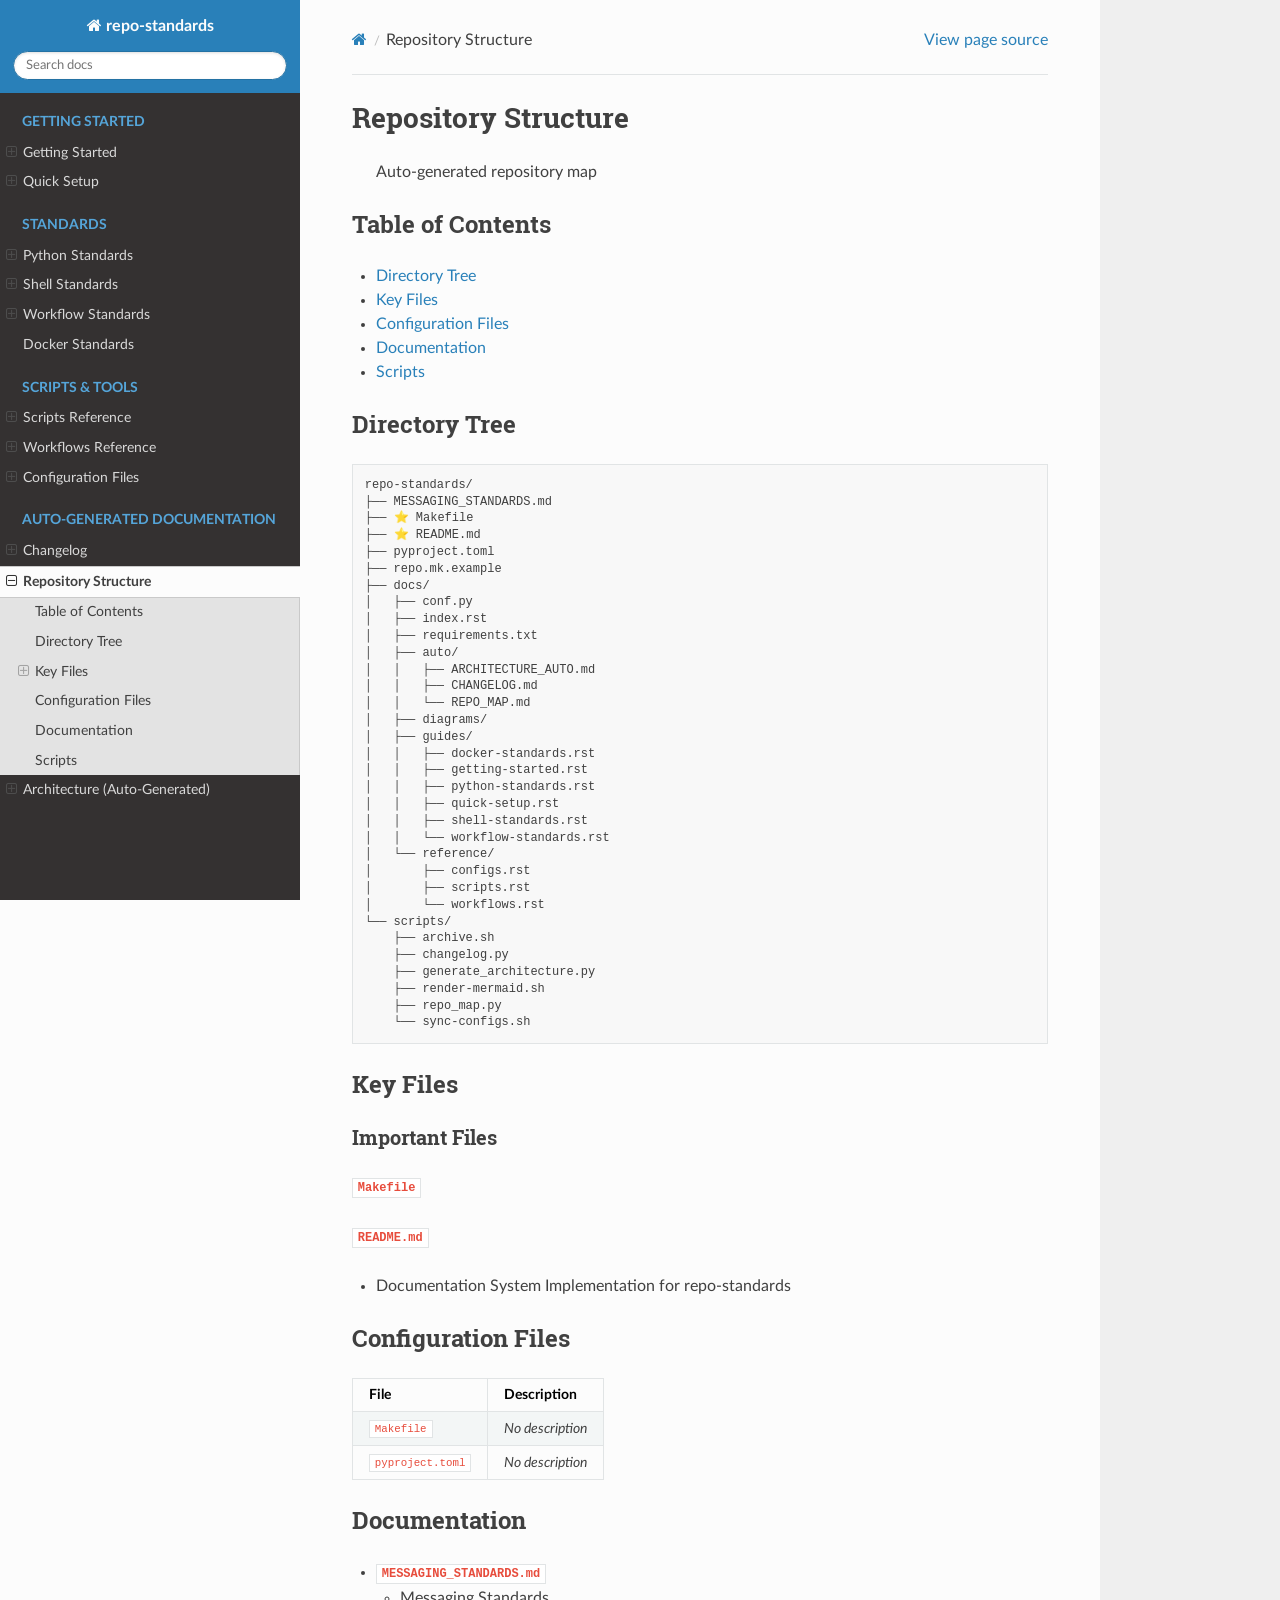
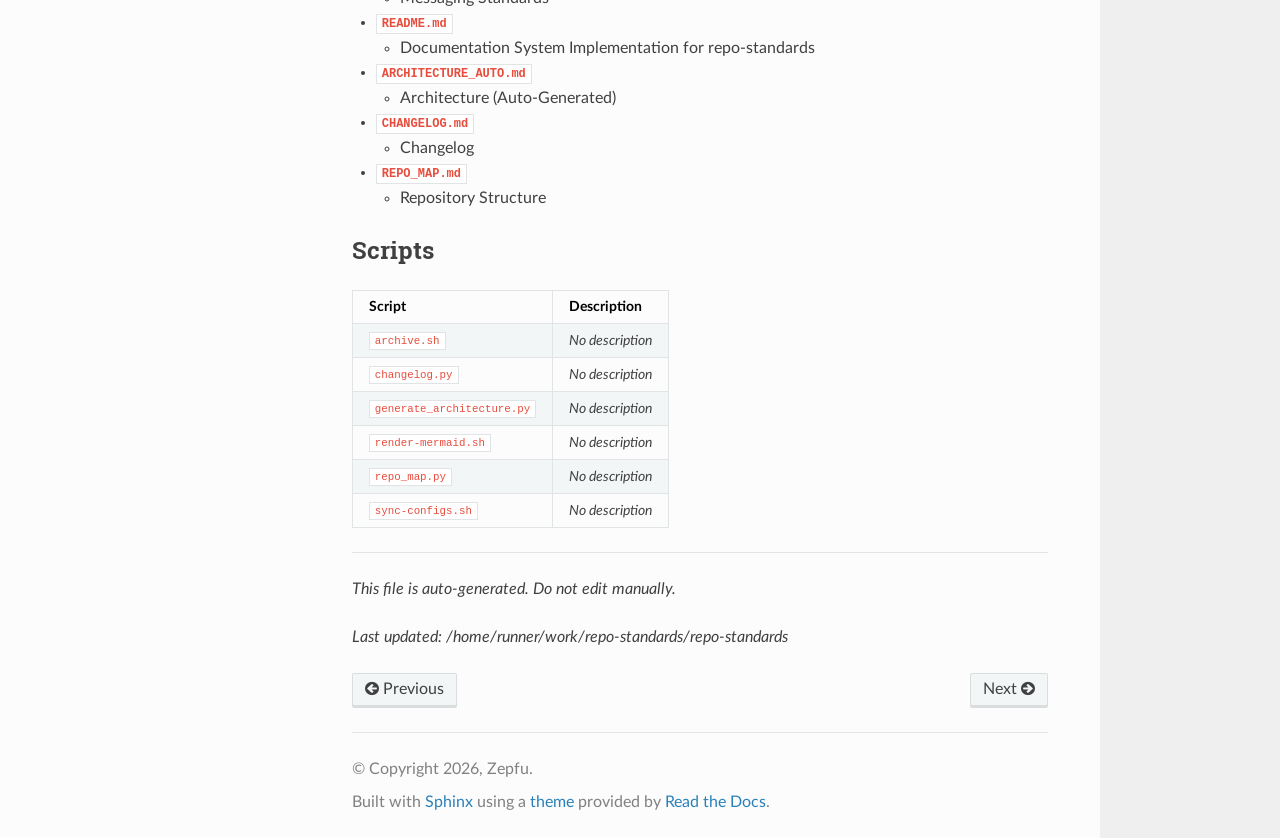
<file: auto/REPO_MAP.html>
<!DOCTYPE html>
<html class="writer-html5" lang="en" data-content_root="../">
<head>
  <meta charset="utf-8" /><meta name="viewport" content="width=device-width, initial-scale=1" />

  <meta name="viewport" content="width=device-width, initial-scale=1.0" />
  <title>Repository Structure &mdash; repo-standards Documentation</title>
      <link rel="stylesheet" type="text/css" href="../_static/pygments.css?v=b86133f3" />
      <link rel="stylesheet" type="text/css" href="../_static/css/theme.css?v=9edc463e" />
      <link rel="stylesheet" type="text/css" href="../_static/custom.css?v=7ad5552a" />

  
      <script src="../_static/jquery.js?v=5d32c60e"></script>
      <script src="../_static/_sphinx_javascript_frameworks_compat.js?v=2cd50e6c"></script>
      <script src="../_static/documentation_options.js?v=8d563738"></script>
      <script src="../_static/doctools.js?v=fd6eb6e6"></script>
      <script src="../_static/sphinx_highlight.js?v=6ffebe34"></script>
    <script src="../_static/js/theme.js"></script>
    <link rel="index" title="Index" href="../genindex.html" />
    <link rel="search" title="Search" href="../search.html" />
    <link rel="next" title="Architecture (Auto-Generated)" href="ARCHITECTURE_AUTO.html" />
    <link rel="prev" title="Changelog" href="CHANGELOG.html" /> 
</head>

<body class="wy-body-for-nav"> 
  <div class="wy-grid-for-nav">
    <nav data-toggle="wy-nav-shift" class="wy-nav-side">
      <div class="wy-side-scroll">
        <div class="wy-side-nav-search" >

          
          
          <a href="../index.html" class="icon icon-home">
            repo-standards
          </a>
<div role="search">
  <form id="rtd-search-form" class="wy-form" action="../search.html" method="get">
    <input type="text" name="q" placeholder="Search docs" aria-label="Search docs" />
    <input type="hidden" name="check_keywords" value="yes" />
    <input type="hidden" name="area" value="default" />
  </form>
</div>
        </div><div class="wy-menu wy-menu-vertical" data-spy="affix" role="navigation" aria-label="Navigation menu">
              <p class="caption" role="heading"><span class="caption-text">Getting Started</span></p>
<ul>
<li class="toctree-l1"><a class="reference internal" href="../guides/getting-started.html">Getting Started</a><ul>
<li class="toctree-l2"><a class="reference internal" href="../guides/getting-started.html#overview">Overview</a></li>
<li class="toctree-l2"><a class="reference internal" href="../guides/getting-started.html#quick-setup">Quick Setup</a></li>
<li class="toctree-l2"><a class="reference internal" href="../guides/getting-started.html#what-gets-enforced">What Gets Enforced</a><ul>
<li class="toctree-l3"><a class="reference internal" href="../guides/getting-started.html#python-code">Python Code</a></li>
<li class="toctree-l3"><a class="reference internal" href="../guides/getting-started.html#shell-scripts">Shell Scripts</a></li>
<li class="toctree-l3"><a class="reference internal" href="../guides/getting-started.html#yaml-files">YAML Files</a></li>
<li class="toctree-l3"><a class="reference internal" href="../guides/getting-started.html#general">General</a></li>
</ul>
</li>
<li class="toctree-l2"><a class="reference internal" href="../guides/getting-started.html#next-steps">Next Steps</a></li>
</ul>
</li>
<li class="toctree-l1"><a class="reference internal" href="../guides/quick-setup.html">Quick Setup</a><ul>
<li class="toctree-l2"><a class="reference internal" href="../guides/quick-setup.html#one-command-setup">One-Command Setup</a></li>
<li class="toctree-l2"><a class="reference internal" href="../guides/quick-setup.html#python-project">Python Project</a></li>
<li class="toctree-l2"><a class="reference internal" href="../guides/quick-setup.html#shell-project">Shell Project</a></li>
<li class="toctree-l2"><a class="reference internal" href="../guides/quick-setup.html#docker-project">Docker Project</a></li>
<li class="toctree-l2"><a class="reference internal" href="../guides/quick-setup.html#multi-language-project">Multi-Language Project</a></li>
<li class="toctree-l2"><a class="reference internal" href="../guides/quick-setup.html#troubleshooting">Troubleshooting</a></li>
</ul>
</li>
</ul>
<p class="caption" role="heading"><span class="caption-text">Standards</span></p>
<ul>
<li class="toctree-l1"><a class="reference internal" href="../guides/python-standards.html">Python Standards</a><ul>
<li class="toctree-l2"><a class="reference internal" href="../guides/python-standards.html#overview">Overview</a></li>
<li class="toctree-l2"><a class="reference internal" href="../guides/python-standards.html#formatting-with-black">Formatting with Black</a><ul>
<li class="toctree-l3"><a class="reference internal" href="../guides/python-standards.html#configuration">Configuration</a></li>
<li class="toctree-l3"><a class="reference internal" href="../guides/python-standards.html#usage">Usage</a></li>
</ul>
</li>
<li class="toctree-l2"><a class="reference internal" href="../guides/python-standards.html#import-sorting-with-isort">Import Sorting with isort</a><ul>
<li class="toctree-l3"><a class="reference internal" href="../guides/python-standards.html#id1">Configuration</a></li>
<li class="toctree-l3"><a class="reference internal" href="../guides/python-standards.html#id2">Usage</a></li>
</ul>
</li>
<li class="toctree-l2"><a class="reference internal" href="../guides/python-standards.html#linting-with-flake8">Linting with Flake8</a><ul>
<li class="toctree-l3"><a class="reference internal" href="../guides/python-standards.html#id3">Configuration</a></li>
<li class="toctree-l3"><a class="reference internal" href="../guides/python-standards.html#id4">Usage</a></li>
<li class="toctree-l3"><a class="reference internal" href="../guides/python-standards.html#common-rules">Common Rules</a></li>
</ul>
</li>
<li class="toctree-l2"><a class="reference internal" href="../guides/python-standards.html#style-guidelines">Style Guidelines</a><ul>
<li class="toctree-l3"><a class="reference internal" href="../guides/python-standards.html#docstrings">Docstrings</a></li>
<li class="toctree-l3"><a class="reference internal" href="../guides/python-standards.html#type-hints">Type Hints</a></li>
<li class="toctree-l3"><a class="reference internal" href="../guides/python-standards.html#imports">Imports</a></li>
<li class="toctree-l3"><a class="reference internal" href="../guides/python-standards.html#line-length">Line Length</a></li>
</ul>
</li>
<li class="toctree-l2"><a class="reference internal" href="../guides/python-standards.html#enforcement">Enforcement</a><ul>
<li class="toctree-l3"><a class="reference internal" href="../guides/python-standards.html#pre-commit-hooks">Pre-commit Hooks</a></li>
<li class="toctree-l3"><a class="reference internal" href="../guides/python-standards.html#github-actions">GitHub Actions</a></li>
</ul>
</li>
<li class="toctree-l2"><a class="reference internal" href="../guides/python-standards.html#best-practices">Best Practices</a><ul>
<li class="toctree-l3"><a class="reference internal" href="../guides/python-standards.html#project-structure">Project Structure</a></li>
<li class="toctree-l3"><a class="reference internal" href="../guides/python-standards.html#testing">Testing</a></li>
<li class="toctree-l3"><a class="reference internal" href="../guides/python-standards.html#virtual-environments">Virtual Environments</a></li>
</ul>
</li>
<li class="toctree-l2"><a class="reference internal" href="../guides/python-standards.html#common-issues">Common Issues</a></li>
<li class="toctree-l2"><a class="reference internal" href="../guides/python-standards.html#see-also">See Also</a></li>
</ul>
</li>
<li class="toctree-l1"><a class="reference internal" href="../guides/shell-standards.html">Shell Standards</a><ul>
<li class="toctree-l2"><a class="reference internal" href="../guides/shell-standards.html#overview">Overview</a></li>
<li class="toctree-l2"><a class="reference internal" href="../guides/shell-standards.html#shellcheck">ShellCheck</a><ul>
<li class="toctree-l3"><a class="reference internal" href="../guides/shell-standards.html#configuration">Configuration</a></li>
<li class="toctree-l3"><a class="reference internal" href="../guides/shell-standards.html#usage">Usage</a></li>
<li class="toctree-l3"><a class="reference internal" href="../guides/shell-standards.html#common-rules">Common Rules</a></li>
</ul>
</li>
<li class="toctree-l2"><a class="reference internal" href="../guides/shell-standards.html#script-template">Script Template</a><ul>
<li class="toctree-l3"><a class="reference internal" href="../guides/shell-standards.html#standard-template">Standard Template</a></li>
</ul>
</li>
<li class="toctree-l2"><a class="reference internal" href="../guides/shell-standards.html#style-guidelines">Style Guidelines</a><ul>
<li class="toctree-l3"><a class="reference internal" href="../guides/shell-standards.html#quoting">Quoting</a></li>
<li class="toctree-l3"><a class="reference internal" href="../guides/shell-standards.html#arrays">Arrays</a></li>
<li class="toctree-l3"><a class="reference internal" href="../guides/shell-standards.html#conditionals">Conditionals</a></li>
<li class="toctree-l3"><a class="reference internal" href="../guides/shell-standards.html#functions">Functions</a></li>
<li class="toctree-l3"><a class="reference internal" href="../guides/shell-standards.html#error-handling">Error Handling</a></li>
</ul>
</li>
<li class="toctree-l2"><a class="reference internal" href="../guides/shell-standards.html#common-patterns">Common Patterns</a><ul>
<li class="toctree-l3"><a class="reference internal" href="../guides/shell-standards.html#check-if-command-exists">Check if command exists</a></li>
<li class="toctree-l3"><a class="reference internal" href="../guides/shell-standards.html#read-file-line-by-line">Read file line by line</a></li>
<li class="toctree-l3"><a class="reference internal" href="../guides/shell-standards.html#iterate-over-files">Iterate over files</a></li>
</ul>
</li>
<li class="toctree-l2"><a class="reference internal" href="../guides/shell-standards.html#enforcement">Enforcement</a><ul>
<li class="toctree-l3"><a class="reference internal" href="../guides/shell-standards.html#pre-commit">Pre-commit</a></li>
<li class="toctree-l3"><a class="reference internal" href="../guides/shell-standards.html#github-actions">GitHub Actions</a></li>
</ul>
</li>
<li class="toctree-l2"><a class="reference internal" href="../guides/shell-standards.html#best-practices">Best Practices</a><ul>
<li class="toctree-l3"><a class="reference internal" href="../guides/shell-standards.html#portability">Portability</a></li>
<li class="toctree-l3"><a class="reference internal" href="../guides/shell-standards.html#security">Security</a></li>
<li class="toctree-l3"><a class="reference internal" href="../guides/shell-standards.html#performance">Performance</a></li>
<li class="toctree-l3"><a class="reference internal" href="../guides/shell-standards.html#documentation">Documentation</a></li>
</ul>
</li>
<li class="toctree-l2"><a class="reference internal" href="../guides/shell-standards.html#common-issues">Common Issues</a></li>
<li class="toctree-l2"><a class="reference internal" href="../guides/shell-standards.html#see-also">See Also</a></li>
</ul>
</li>
<li class="toctree-l1"><a class="reference internal" href="../guides/workflow-standards.html">Workflow Standards</a><ul>
<li class="toctree-l2"><a class="reference internal" href="../guides/workflow-standards.html#reusable-workflows">Reusable Workflows</a></li>
<li class="toctree-l2"><a class="reference internal" href="../guides/workflow-standards.html#available-workflows">Available Workflows</a><ul>
<li class="toctree-l3"><a class="reference internal" href="../guides/workflow-standards.html#python-ci">Python CI</a></li>
<li class="toctree-l3"><a class="reference internal" href="../guides/workflow-standards.html#shell-ci">Shell CI</a></li>
<li class="toctree-l3"><a class="reference internal" href="../guides/workflow-standards.html#docker-build">Docker Build</a></li>
<li class="toctree-l3"><a class="reference internal" href="../guides/workflow-standards.html#pre-commit">Pre-commit</a></li>
<li class="toctree-l3"><a class="reference internal" href="../guides/workflow-standards.html#config-validation">Config Validation</a></li>
<li class="toctree-l3"><a class="reference internal" href="../guides/workflow-standards.html#architecture-update">Architecture Update</a></li>
</ul>
</li>
<li class="toctree-l2"><a class="reference internal" href="../guides/workflow-standards.html#complete-example">Complete Example</a></li>
<li class="toctree-l2"><a class="reference internal" href="../guides/workflow-standards.html#best-practices">Best Practices</a><ul>
<li class="toctree-l3"><a class="reference internal" href="../guides/workflow-standards.html#versioning">Versioning</a></li>
<li class="toctree-l3"><a class="reference internal" href="../guides/workflow-standards.html#dependencies">Dependencies</a></li>
<li class="toctree-l3"><a class="reference internal" href="../guides/workflow-standards.html#permissions">Permissions</a></li>
<li class="toctree-l3"><a class="reference internal" href="../guides/workflow-standards.html#triggers">Triggers</a></li>
</ul>
</li>
<li class="toctree-l2"><a class="reference internal" href="../guides/workflow-standards.html#common-patterns">Common Patterns</a><ul>
<li class="toctree-l3"><a class="reference internal" href="../guides/workflow-standards.html#multi-language-project">Multi-Language Project</a></li>
<li class="toctree-l3"><a class="reference internal" href="../guides/workflow-standards.html#monorepo">Monorepo</a></li>
</ul>
</li>
<li class="toctree-l2"><a class="reference internal" href="../guides/workflow-standards.html#see-also">See Also</a></li>
</ul>
</li>
<li class="toctree-l1"><a class="reference internal" href="../guides/docker-standards.html">Docker Standards</a></li>
</ul>
<p class="caption" role="heading"><span class="caption-text">Scripts &amp; Tools</span></p>
<ul>
<li class="toctree-l1"><a class="reference internal" href="../reference/scripts.html">Scripts Reference</a><ul>
<li class="toctree-l2"><a class="reference internal" href="../reference/scripts.html#changelog-py">changelog.py</a></li>
<li class="toctree-l2"><a class="reference internal" href="../reference/scripts.html#repo-map-py">repo_map.py</a></li>
<li class="toctree-l2"><a class="reference internal" href="../reference/scripts.html#generate-architecture-py">generate_architecture.py</a></li>
<li class="toctree-l2"><a class="reference internal" href="../reference/scripts.html#sync-configs-sh">sync-configs.sh</a></li>
</ul>
</li>
<li class="toctree-l1"><a class="reference internal" href="../reference/workflows.html">Workflows Reference</a><ul>
<li class="toctree-l2"><a class="reference internal" href="../reference/workflows.html#available-workflows">Available Workflows</a><ul>
<li class="toctree-l3"><a class="reference internal" href="../reference/workflows.html#reusable-python-ci-yml">reusable-python-ci.yml</a></li>
<li class="toctree-l3"><a class="reference internal" href="../reference/workflows.html#reusable-shell-ci-yml">reusable-shell-ci.yml</a></li>
<li class="toctree-l3"><a class="reference internal" href="../reference/workflows.html#reusable-docker-build-yml">reusable-docker-build.yml</a></li>
<li class="toctree-l3"><a class="reference internal" href="../reference/workflows.html#reusable-pre-commit-yml">reusable-pre-commit.yml</a></li>
<li class="toctree-l3"><a class="reference internal" href="../reference/workflows.html#reusable-config-validation-yml">reusable-config-validation.yml</a></li>
<li class="toctree-l3"><a class="reference internal" href="../reference/workflows.html#reusable-update-architecture-yml">reusable-update-architecture.yml</a></li>
</ul>
</li>
</ul>
</li>
<li class="toctree-l1"><a class="reference internal" href="../reference/configs.html">Configuration Files</a><ul>
<li class="toctree-l2"><a class="reference internal" href="../reference/configs.html#gitattributes">.gitattributes</a></li>
<li class="toctree-l2"><a class="reference internal" href="../reference/configs.html#gitignore">.gitignore</a></li>
<li class="toctree-l2"><a class="reference internal" href="../reference/configs.html#editorconfig">.editorconfig</a></li>
<li class="toctree-l2"><a class="reference internal" href="../reference/configs.html#flake8">.flake8</a></li>
<li class="toctree-l2"><a class="reference internal" href="../reference/configs.html#shellcheckrc">.shellcheckrc</a></li>
<li class="toctree-l2"><a class="reference internal" href="../reference/configs.html#pre-commit-config-yaml">.pre-commit-config.yaml</a></li>
<li class="toctree-l2"><a class="reference internal" href="../reference/configs.html#pyproject-toml">pyproject.toml</a></li>
</ul>
</li>
</ul>
<p class="caption" role="heading"><span class="caption-text">Auto-Generated Documentation</span></p>
<ul class="current">
<li class="toctree-l1"><a class="reference internal" href="CHANGELOG.html">Changelog</a><ul>
<li class="toctree-l2"><a class="reference internal" href="CHANGELOG.html#unreleased">[Unreleased]</a><ul>
<li class="toctree-l3"><a class="reference internal" href="CHANGELOG.html#added">Added</a></li>
<li class="toctree-l3"><a class="reference internal" href="CHANGELOG.html#changed">Changed</a></li>
<li class="toctree-l3"><a class="reference internal" href="CHANGELOG.html#fixed">Fixed</a></li>
</ul>
</li>
</ul>
</li>
<li class="toctree-l1 current"><a class="current reference internal" href="#">Repository Structure</a><ul>
<li class="toctree-l2"><a class="reference internal" href="#table-of-contents">Table of Contents</a></li>
<li class="toctree-l2"><a class="reference internal" href="#directory-tree">Directory Tree</a></li>
<li class="toctree-l2"><a class="reference internal" href="#key-files">Key Files</a><ul>
<li class="toctree-l3"><a class="reference internal" href="#important-files">Important Files</a></li>
</ul>
</li>
<li class="toctree-l2"><a class="reference internal" href="#configuration-files">Configuration Files</a></li>
<li class="toctree-l2"><a class="reference internal" href="#documentation">Documentation</a></li>
<li class="toctree-l2"><a class="reference internal" href="#scripts">Scripts</a></li>
</ul>
</li>
<li class="toctree-l1"><a class="reference internal" href="ARCHITECTURE_AUTO.html">Architecture (Auto-Generated)</a><ul>
<li class="toctree-l2"><a class="reference internal" href="ARCHITECTURE_AUTO.html#overview">Overview</a><ul>
<li class="toctree-l3"><a class="reference internal" href="ARCHITECTURE_AUTO.html#detected-patterns">Detected Patterns</a></li>
</ul>
</li>
<li class="toctree-l2"><a class="reference internal" href="ARCHITECTURE_AUTO.html#flowchart-diagram">Flowchart Diagram</a></li>
<li class="toctree-l2"><a class="reference internal" href="ARCHITECTURE_AUTO.html#state-diagram">State Diagram</a></li>
<li class="toctree-l2"><a class="reference internal" href="ARCHITECTURE_AUTO.html#sequence-diagram">Sequence Diagram</a></li>
<li class="toctree-l2"><a class="reference internal" href="ARCHITECTURE_AUTO.html#architecture-diagram">Architecture Diagram</a></li>
<li class="toctree-l2"><a class="reference internal" href="ARCHITECTURE_AUTO.html#er-diagram">Er Diagram</a></li>
<li class="toctree-l2"><a class="reference internal" href="ARCHITECTURE_AUTO.html#class-diagram">Class Diagram</a></li>
<li class="toctree-l2"><a class="reference internal" href="ARCHITECTURE_AUTO.html#journey-diagram">Journey Diagram</a></li>
<li class="toctree-l2"><a class="reference internal" href="ARCHITECTURE_AUTO.html#mindmap-diagram">Mindmap Diagram</a></li>
<li class="toctree-l2"><a class="reference internal" href="ARCHITECTURE_AUTO.html#workflow-pipeline-diagram">Workflow Pipeline Diagram</a></li>
<li class="toctree-l2"><a class="reference internal" href="ARCHITECTURE_AUTO.html#workflow-triggers-diagram">Workflow Triggers Diagram</a></li>
<li class="toctree-l2"><a class="reference internal" href="ARCHITECTURE_AUTO.html#workflow-jobs-diagram">Workflow Jobs Diagram</a></li>
<li class="toctree-l2"><a class="reference internal" href="ARCHITECTURE_AUTO.html#development-workflows">Development Workflows</a><ul>
<li class="toctree-l3"><a class="reference internal" href="ARCHITECTURE_AUTO.html#github-workflows-summary">GitHub Workflows Summary</a></li>
</ul>
</li>
<li class="toctree-l2"><a class="reference internal" href="ARCHITECTURE_AUTO.html#module-summary">Module Summary</a><ul>
<li class="toctree-l3"><a class="reference internal" href="ARCHITECTURE_AUTO.html#docs-conf"><code class="docutils literal notranslate"><span class="pre">docs.conf</span></code></a></li>
<li class="toctree-l3"><a class="reference internal" href="ARCHITECTURE_AUTO.html#scripts-changelog"><code class="docutils literal notranslate"><span class="pre">scripts.changelog</span></code></a></li>
<li class="toctree-l3"><a class="reference internal" href="ARCHITECTURE_AUTO.html#scripts-generate-architecture"><code class="docutils literal notranslate"><span class="pre">scripts.generate_architecture</span></code></a></li>
<li class="toctree-l3"><a class="reference internal" href="ARCHITECTURE_AUTO.html#scripts-repo-map"><code class="docutils literal notranslate"><span class="pre">scripts.repo_map</span></code></a></li>
</ul>
</li>
</ul>
</li>
</ul>

        </div>
      </div>
    </nav>

    <section data-toggle="wy-nav-shift" class="wy-nav-content-wrap"><nav class="wy-nav-top" aria-label="Mobile navigation menu" >
          <i data-toggle="wy-nav-top" class="fa fa-bars"></i>
          <a href="../index.html">repo-standards</a>
      </nav>

      <div class="wy-nav-content">
        <div class="rst-content">
          <div role="navigation" aria-label="Page navigation">
  <ul class="wy-breadcrumbs">
      <li><a href="../index.html" class="icon icon-home" aria-label="Home"></a></li>
      <li class="breadcrumb-item active">Repository Structure</li>
      <li class="wy-breadcrumbs-aside">
            <a href="../_sources/auto/REPO_MAP.md.txt" rel="nofollow"> View page source</a>
      </li>
  </ul>
  <hr/>
</div>
          <div role="main" class="document" itemscope="itemscope" itemtype="http://schema.org/Article">
           <div itemprop="articleBody">
             
  <section id="repository-structure">
<h1>Repository Structure<a class="headerlink" href="#repository-structure" title="Link to this heading"></a></h1>
<blockquote>
<div><p>Auto-generated repository map</p>
</div></blockquote>
<section id="table-of-contents">
<h2>Table of Contents<a class="headerlink" href="#table-of-contents" title="Link to this heading"></a></h2>
<ul class="simple">
<li><p><a class="reference internal" href="#directory-tree"><span class="xref myst">Directory Tree</span></a></p></li>
<li><p><a class="reference internal" href="#key-files"><span class="xref myst">Key Files</span></a></p></li>
<li><p><a class="reference internal" href="#configuration-files"><span class="xref myst">Configuration Files</span></a></p></li>
<li><p><a class="reference internal" href="#documentation"><span class="xref myst">Documentation</span></a></p></li>
<li><p><a class="reference internal" href="#scripts"><span class="xref myst">Scripts</span></a></p></li>
</ul>
</section>
<section id="directory-tree">
<h2>Directory Tree<a class="headerlink" href="#directory-tree" title="Link to this heading"></a></h2>
<div class="highlight-default notranslate"><div class="highlight"><pre><span></span>repo-standards/
├── MESSAGING_STANDARDS.md
├── ⭐ Makefile
├── ⭐ README.md
├── pyproject.toml
├── repo.mk.example
├── docs/
│   ├── conf.py
│   ├── index.rst
│   ├── requirements.txt
│   ├── auto/
│   │   ├── ARCHITECTURE_AUTO.md
│   │   ├── CHANGELOG.md
│   │   └── REPO_MAP.md
│   ├── diagrams/
│   ├── guides/
│   │   ├── docker-standards.rst
│   │   ├── getting-started.rst
│   │   ├── python-standards.rst
│   │   ├── quick-setup.rst
│   │   ├── shell-standards.rst
│   │   └── workflow-standards.rst
│   └── reference/
│       ├── configs.rst
│       ├── scripts.rst
│       └── workflows.rst
└── scripts/
    ├── archive.sh
    ├── changelog.py
    ├── generate_architecture.py
    ├── render-mermaid.sh
    ├── repo_map.py
    └── sync-configs.sh
</pre></div>
</div>
</section>
<section id="key-files">
<h2>Key Files<a class="headerlink" href="#key-files" title="Link to this heading"></a></h2>
<section id="important-files">
<h3>Important Files<a class="headerlink" href="#important-files" title="Link to this heading"></a></h3>
<p><strong><code class="docutils literal notranslate"><span class="pre">Makefile</span></code></strong></p>
<p><strong><code class="docutils literal notranslate"><span class="pre">README.md</span></code></strong></p>
<ul class="simple">
<li><p>Documentation System Implementation for repo-standards</p></li>
</ul>
</section>
</section>
<section id="configuration-files">
<h2>Configuration Files<a class="headerlink" href="#configuration-files" title="Link to this heading"></a></h2>
<table class="docutils align-default">
<thead>
<tr class="row-odd"><th class="head"><p>File</p></th>
<th class="head"><p>Description</p></th>
</tr>
</thead>
<tbody>
<tr class="row-even"><td><p><code class="docutils literal notranslate"><span class="pre">Makefile</span></code></p></td>
<td><p><em>No description</em></p></td>
</tr>
<tr class="row-odd"><td><p><code class="docutils literal notranslate"><span class="pre">pyproject.toml</span></code></p></td>
<td><p><em>No description</em></p></td>
</tr>
</tbody>
</table>
</section>
<section id="documentation">
<h2>Documentation<a class="headerlink" href="#documentation" title="Link to this heading"></a></h2>
<ul class="simple">
<li><p><strong><code class="docutils literal notranslate"><span class="pre">MESSAGING_STANDARDS.md</span></code></strong></p>
<ul>
<li><p>Messaging Standards</p></li>
</ul>
</li>
<li><p><strong><code class="docutils literal notranslate"><span class="pre">README.md</span></code></strong></p>
<ul>
<li><p>Documentation System Implementation for repo-standards</p></li>
</ul>
</li>
<li><p><strong><code class="docutils literal notranslate"><span class="pre">ARCHITECTURE_AUTO.md</span></code></strong></p>
<ul>
<li><p>Architecture (Auto-Generated)</p></li>
</ul>
</li>
<li><p><strong><code class="docutils literal notranslate"><span class="pre">CHANGELOG.md</span></code></strong></p>
<ul>
<li><p>Changelog</p></li>
</ul>
</li>
<li><p><strong><code class="docutils literal notranslate"><span class="pre">REPO_MAP.md</span></code></strong></p>
<ul>
<li><p>Repository Structure</p></li>
</ul>
</li>
</ul>
</section>
<section id="scripts">
<h2>Scripts<a class="headerlink" href="#scripts" title="Link to this heading"></a></h2>
<table class="docutils align-default">
<thead>
<tr class="row-odd"><th class="head"><p>Script</p></th>
<th class="head"><p>Description</p></th>
</tr>
</thead>
<tbody>
<tr class="row-even"><td><p><code class="docutils literal notranslate"><span class="pre">archive.sh</span></code></p></td>
<td><p><em>No description</em></p></td>
</tr>
<tr class="row-odd"><td><p><code class="docutils literal notranslate"><span class="pre">changelog.py</span></code></p></td>
<td><p><em>No description</em></p></td>
</tr>
<tr class="row-even"><td><p><code class="docutils literal notranslate"><span class="pre">generate_architecture.py</span></code></p></td>
<td><p><em>No description</em></p></td>
</tr>
<tr class="row-odd"><td><p><code class="docutils literal notranslate"><span class="pre">render-mermaid.sh</span></code></p></td>
<td><p><em>No description</em></p></td>
</tr>
<tr class="row-even"><td><p><code class="docutils literal notranslate"><span class="pre">repo_map.py</span></code></p></td>
<td><p><em>No description</em></p></td>
</tr>
<tr class="row-odd"><td><p><code class="docutils literal notranslate"><span class="pre">sync-configs.sh</span></code></p></td>
<td><p><em>No description</em></p></td>
</tr>
</tbody>
</table>
<hr class="docutils" />
<p><em>This file is auto-generated. Do not edit manually.</em></p>
<p><em>Last updated: /home/runner/work/repo-standards/repo-standards</em></p>
</section>
</section>


           </div>
          </div>
          <footer><div class="rst-footer-buttons" role="navigation" aria-label="Footer">
        <a href="CHANGELOG.html" class="btn btn-neutral float-left" title="Changelog" accesskey="p" rel="prev"><span class="fa fa-arrow-circle-left" aria-hidden="true"></span> Previous</a>
        <a href="ARCHITECTURE_AUTO.html" class="btn btn-neutral float-right" title="Architecture (Auto-Generated)" accesskey="n" rel="next">Next <span class="fa fa-arrow-circle-right" aria-hidden="true"></span></a>
    </div>

  <hr/>

  <div role="contentinfo">
    <p>&#169; Copyright 2026, Zepfu.</p>
  </div>

  Built with <a href="https://www.sphinx-doc.org/">Sphinx</a> using a
    <a href="https://github.com/readthedocs/sphinx_rtd_theme">theme</a>
    provided by <a href="https://readthedocs.org">Read the Docs</a>.
   

</footer>
        </div>
      </div>
    </section>
  </div>
  <script>
      jQuery(function () {
          SphinxRtdTheme.Navigation.enable(true);
      });
  </script> 

</body>
</html>
</file>
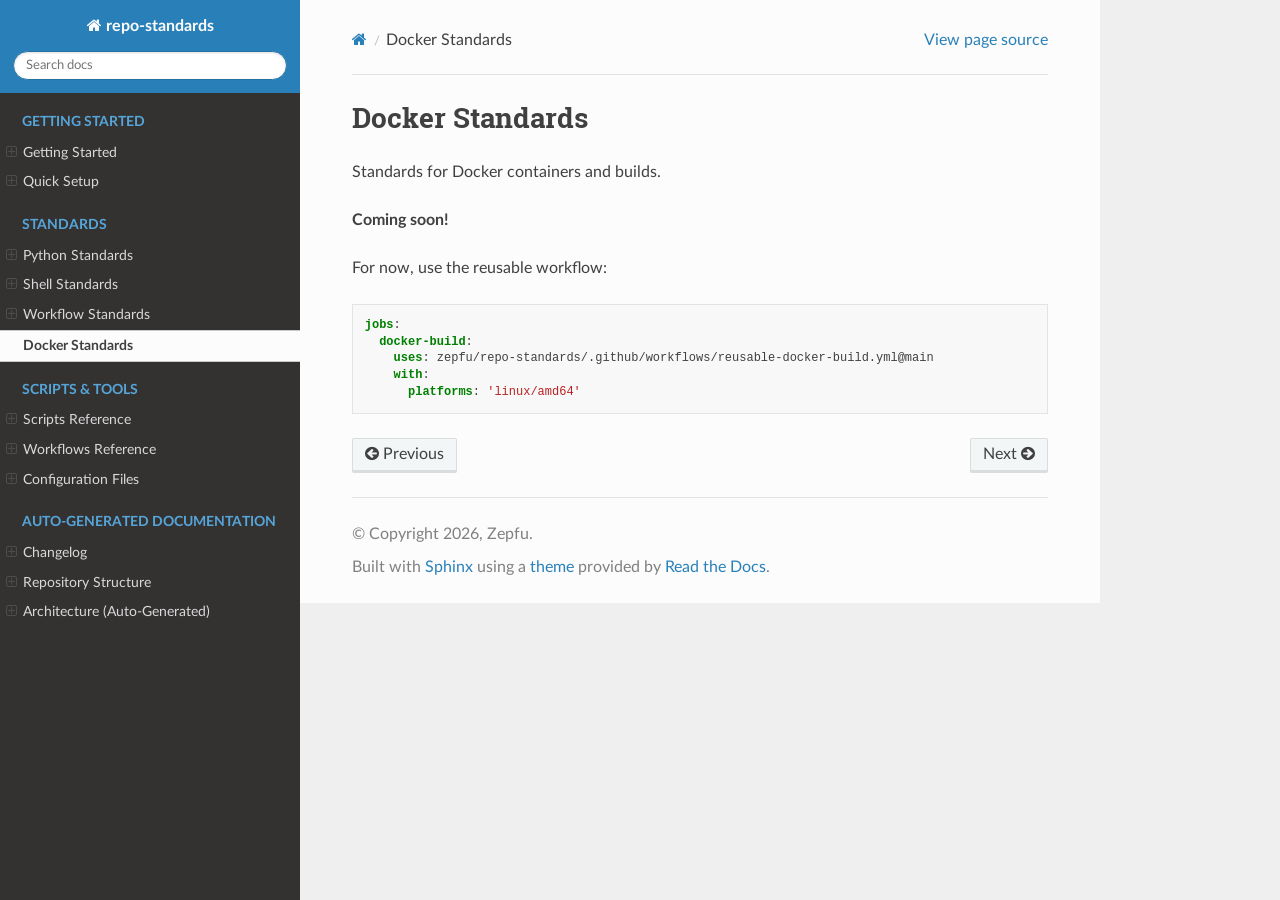
<file: guides/docker-standards.html>
<!DOCTYPE html>
<html class="writer-html5" lang="en" data-content_root="../">
<head>
  <meta charset="utf-8" /><meta name="viewport" content="width=device-width, initial-scale=1" />

  <meta name="viewport" content="width=device-width, initial-scale=1.0" />
  <title>Docker Standards &mdash; repo-standards Documentation</title>
      <link rel="stylesheet" type="text/css" href="../_static/pygments.css?v=b86133f3" />
      <link rel="stylesheet" type="text/css" href="../_static/css/theme.css?v=9edc463e" />
      <link rel="stylesheet" type="text/css" href="../_static/custom.css?v=7ad5552a" />

  
      <script src="../_static/jquery.js?v=5d32c60e"></script>
      <script src="../_static/_sphinx_javascript_frameworks_compat.js?v=2cd50e6c"></script>
      <script src="../_static/documentation_options.js?v=8d563738"></script>
      <script src="../_static/doctools.js?v=fd6eb6e6"></script>
      <script src="../_static/sphinx_highlight.js?v=6ffebe34"></script>
    <script src="../_static/js/theme.js"></script>
    <link rel="index" title="Index" href="../genindex.html" />
    <link rel="search" title="Search" href="../search.html" />
    <link rel="next" title="Scripts Reference" href="../reference/scripts.html" />
    <link rel="prev" title="Workflow Standards" href="workflow-standards.html" /> 
</head>

<body class="wy-body-for-nav"> 
  <div class="wy-grid-for-nav">
    <nav data-toggle="wy-nav-shift" class="wy-nav-side">
      <div class="wy-side-scroll">
        <div class="wy-side-nav-search" >

          
          
          <a href="../index.html" class="icon icon-home">
            repo-standards
          </a>
<div role="search">
  <form id="rtd-search-form" class="wy-form" action="../search.html" method="get">
    <input type="text" name="q" placeholder="Search docs" aria-label="Search docs" />
    <input type="hidden" name="check_keywords" value="yes" />
    <input type="hidden" name="area" value="default" />
  </form>
</div>
        </div><div class="wy-menu wy-menu-vertical" data-spy="affix" role="navigation" aria-label="Navigation menu">
              <p class="caption" role="heading"><span class="caption-text">Getting Started</span></p>
<ul>
<li class="toctree-l1"><a class="reference internal" href="getting-started.html">Getting Started</a><ul>
<li class="toctree-l2"><a class="reference internal" href="getting-started.html#overview">Overview</a></li>
<li class="toctree-l2"><a class="reference internal" href="getting-started.html#quick-setup">Quick Setup</a></li>
<li class="toctree-l2"><a class="reference internal" href="getting-started.html#what-gets-enforced">What Gets Enforced</a><ul>
<li class="toctree-l3"><a class="reference internal" href="getting-started.html#python-code">Python Code</a></li>
<li class="toctree-l3"><a class="reference internal" href="getting-started.html#shell-scripts">Shell Scripts</a></li>
<li class="toctree-l3"><a class="reference internal" href="getting-started.html#yaml-files">YAML Files</a></li>
<li class="toctree-l3"><a class="reference internal" href="getting-started.html#general">General</a></li>
</ul>
</li>
<li class="toctree-l2"><a class="reference internal" href="getting-started.html#next-steps">Next Steps</a></li>
</ul>
</li>
<li class="toctree-l1"><a class="reference internal" href="quick-setup.html">Quick Setup</a><ul>
<li class="toctree-l2"><a class="reference internal" href="quick-setup.html#one-command-setup">One-Command Setup</a></li>
<li class="toctree-l2"><a class="reference internal" href="quick-setup.html#python-project">Python Project</a></li>
<li class="toctree-l2"><a class="reference internal" href="quick-setup.html#shell-project">Shell Project</a></li>
<li class="toctree-l2"><a class="reference internal" href="quick-setup.html#docker-project">Docker Project</a></li>
<li class="toctree-l2"><a class="reference internal" href="quick-setup.html#multi-language-project">Multi-Language Project</a></li>
<li class="toctree-l2"><a class="reference internal" href="quick-setup.html#troubleshooting">Troubleshooting</a></li>
</ul>
</li>
</ul>
<p class="caption" role="heading"><span class="caption-text">Standards</span></p>
<ul class="current">
<li class="toctree-l1"><a class="reference internal" href="python-standards.html">Python Standards</a><ul>
<li class="toctree-l2"><a class="reference internal" href="python-standards.html#overview">Overview</a></li>
<li class="toctree-l2"><a class="reference internal" href="python-standards.html#formatting-with-black">Formatting with Black</a><ul>
<li class="toctree-l3"><a class="reference internal" href="python-standards.html#configuration">Configuration</a></li>
<li class="toctree-l3"><a class="reference internal" href="python-standards.html#usage">Usage</a></li>
</ul>
</li>
<li class="toctree-l2"><a class="reference internal" href="python-standards.html#import-sorting-with-isort">Import Sorting with isort</a><ul>
<li class="toctree-l3"><a class="reference internal" href="python-standards.html#id1">Configuration</a></li>
<li class="toctree-l3"><a class="reference internal" href="python-standards.html#id2">Usage</a></li>
</ul>
</li>
<li class="toctree-l2"><a class="reference internal" href="python-standards.html#linting-with-flake8">Linting with Flake8</a><ul>
<li class="toctree-l3"><a class="reference internal" href="python-standards.html#id3">Configuration</a></li>
<li class="toctree-l3"><a class="reference internal" href="python-standards.html#id4">Usage</a></li>
<li class="toctree-l3"><a class="reference internal" href="python-standards.html#common-rules">Common Rules</a></li>
</ul>
</li>
<li class="toctree-l2"><a class="reference internal" href="python-standards.html#style-guidelines">Style Guidelines</a><ul>
<li class="toctree-l3"><a class="reference internal" href="python-standards.html#docstrings">Docstrings</a></li>
<li class="toctree-l3"><a class="reference internal" href="python-standards.html#type-hints">Type Hints</a></li>
<li class="toctree-l3"><a class="reference internal" href="python-standards.html#imports">Imports</a></li>
<li class="toctree-l3"><a class="reference internal" href="python-standards.html#line-length">Line Length</a></li>
</ul>
</li>
<li class="toctree-l2"><a class="reference internal" href="python-standards.html#enforcement">Enforcement</a><ul>
<li class="toctree-l3"><a class="reference internal" href="python-standards.html#pre-commit-hooks">Pre-commit Hooks</a></li>
<li class="toctree-l3"><a class="reference internal" href="python-standards.html#github-actions">GitHub Actions</a></li>
</ul>
</li>
<li class="toctree-l2"><a class="reference internal" href="python-standards.html#best-practices">Best Practices</a><ul>
<li class="toctree-l3"><a class="reference internal" href="python-standards.html#project-structure">Project Structure</a></li>
<li class="toctree-l3"><a class="reference internal" href="python-standards.html#testing">Testing</a></li>
<li class="toctree-l3"><a class="reference internal" href="python-standards.html#virtual-environments">Virtual Environments</a></li>
</ul>
</li>
<li class="toctree-l2"><a class="reference internal" href="python-standards.html#common-issues">Common Issues</a></li>
<li class="toctree-l2"><a class="reference internal" href="python-standards.html#see-also">See Also</a></li>
</ul>
</li>
<li class="toctree-l1"><a class="reference internal" href="shell-standards.html">Shell Standards</a><ul>
<li class="toctree-l2"><a class="reference internal" href="shell-standards.html#overview">Overview</a></li>
<li class="toctree-l2"><a class="reference internal" href="shell-standards.html#shellcheck">ShellCheck</a><ul>
<li class="toctree-l3"><a class="reference internal" href="shell-standards.html#configuration">Configuration</a></li>
<li class="toctree-l3"><a class="reference internal" href="shell-standards.html#usage">Usage</a></li>
<li class="toctree-l3"><a class="reference internal" href="shell-standards.html#common-rules">Common Rules</a></li>
</ul>
</li>
<li class="toctree-l2"><a class="reference internal" href="shell-standards.html#script-template">Script Template</a><ul>
<li class="toctree-l3"><a class="reference internal" href="shell-standards.html#standard-template">Standard Template</a></li>
</ul>
</li>
<li class="toctree-l2"><a class="reference internal" href="shell-standards.html#style-guidelines">Style Guidelines</a><ul>
<li class="toctree-l3"><a class="reference internal" href="shell-standards.html#quoting">Quoting</a></li>
<li class="toctree-l3"><a class="reference internal" href="shell-standards.html#arrays">Arrays</a></li>
<li class="toctree-l3"><a class="reference internal" href="shell-standards.html#conditionals">Conditionals</a></li>
<li class="toctree-l3"><a class="reference internal" href="shell-standards.html#functions">Functions</a></li>
<li class="toctree-l3"><a class="reference internal" href="shell-standards.html#error-handling">Error Handling</a></li>
</ul>
</li>
<li class="toctree-l2"><a class="reference internal" href="shell-standards.html#common-patterns">Common Patterns</a><ul>
<li class="toctree-l3"><a class="reference internal" href="shell-standards.html#check-if-command-exists">Check if command exists</a></li>
<li class="toctree-l3"><a class="reference internal" href="shell-standards.html#read-file-line-by-line">Read file line by line</a></li>
<li class="toctree-l3"><a class="reference internal" href="shell-standards.html#iterate-over-files">Iterate over files</a></li>
</ul>
</li>
<li class="toctree-l2"><a class="reference internal" href="shell-standards.html#enforcement">Enforcement</a><ul>
<li class="toctree-l3"><a class="reference internal" href="shell-standards.html#pre-commit">Pre-commit</a></li>
<li class="toctree-l3"><a class="reference internal" href="shell-standards.html#github-actions">GitHub Actions</a></li>
</ul>
</li>
<li class="toctree-l2"><a class="reference internal" href="shell-standards.html#best-practices">Best Practices</a><ul>
<li class="toctree-l3"><a class="reference internal" href="shell-standards.html#portability">Portability</a></li>
<li class="toctree-l3"><a class="reference internal" href="shell-standards.html#security">Security</a></li>
<li class="toctree-l3"><a class="reference internal" href="shell-standards.html#performance">Performance</a></li>
<li class="toctree-l3"><a class="reference internal" href="shell-standards.html#documentation">Documentation</a></li>
</ul>
</li>
<li class="toctree-l2"><a class="reference internal" href="shell-standards.html#common-issues">Common Issues</a></li>
<li class="toctree-l2"><a class="reference internal" href="shell-standards.html#see-also">See Also</a></li>
</ul>
</li>
<li class="toctree-l1"><a class="reference internal" href="workflow-standards.html">Workflow Standards</a><ul>
<li class="toctree-l2"><a class="reference internal" href="workflow-standards.html#reusable-workflows">Reusable Workflows</a></li>
<li class="toctree-l2"><a class="reference internal" href="workflow-standards.html#available-workflows">Available Workflows</a><ul>
<li class="toctree-l3"><a class="reference internal" href="workflow-standards.html#python-ci">Python CI</a></li>
<li class="toctree-l3"><a class="reference internal" href="workflow-standards.html#shell-ci">Shell CI</a></li>
<li class="toctree-l3"><a class="reference internal" href="workflow-standards.html#docker-build">Docker Build</a></li>
<li class="toctree-l3"><a class="reference internal" href="workflow-standards.html#pre-commit">Pre-commit</a></li>
<li class="toctree-l3"><a class="reference internal" href="workflow-standards.html#config-validation">Config Validation</a></li>
<li class="toctree-l3"><a class="reference internal" href="workflow-standards.html#architecture-update">Architecture Update</a></li>
</ul>
</li>
<li class="toctree-l2"><a class="reference internal" href="workflow-standards.html#complete-example">Complete Example</a></li>
<li class="toctree-l2"><a class="reference internal" href="workflow-standards.html#best-practices">Best Practices</a><ul>
<li class="toctree-l3"><a class="reference internal" href="workflow-standards.html#versioning">Versioning</a></li>
<li class="toctree-l3"><a class="reference internal" href="workflow-standards.html#dependencies">Dependencies</a></li>
<li class="toctree-l3"><a class="reference internal" href="workflow-standards.html#permissions">Permissions</a></li>
<li class="toctree-l3"><a class="reference internal" href="workflow-standards.html#triggers">Triggers</a></li>
</ul>
</li>
<li class="toctree-l2"><a class="reference internal" href="workflow-standards.html#common-patterns">Common Patterns</a><ul>
<li class="toctree-l3"><a class="reference internal" href="workflow-standards.html#multi-language-project">Multi-Language Project</a></li>
<li class="toctree-l3"><a class="reference internal" href="workflow-standards.html#monorepo">Monorepo</a></li>
</ul>
</li>
<li class="toctree-l2"><a class="reference internal" href="workflow-standards.html#see-also">See Also</a></li>
</ul>
</li>
<li class="toctree-l1 current"><a class="current reference internal" href="#">Docker Standards</a></li>
</ul>
<p class="caption" role="heading"><span class="caption-text">Scripts &amp; Tools</span></p>
<ul>
<li class="toctree-l1"><a class="reference internal" href="../reference/scripts.html">Scripts Reference</a><ul>
<li class="toctree-l2"><a class="reference internal" href="../reference/scripts.html#changelog-py">changelog.py</a></li>
<li class="toctree-l2"><a class="reference internal" href="../reference/scripts.html#repo-map-py">repo_map.py</a></li>
<li class="toctree-l2"><a class="reference internal" href="../reference/scripts.html#generate-architecture-py">generate_architecture.py</a></li>
<li class="toctree-l2"><a class="reference internal" href="../reference/scripts.html#sync-configs-sh">sync-configs.sh</a></li>
</ul>
</li>
<li class="toctree-l1"><a class="reference internal" href="../reference/workflows.html">Workflows Reference</a><ul>
<li class="toctree-l2"><a class="reference internal" href="../reference/workflows.html#available-workflows">Available Workflows</a><ul>
<li class="toctree-l3"><a class="reference internal" href="../reference/workflows.html#reusable-python-ci-yml">reusable-python-ci.yml</a></li>
<li class="toctree-l3"><a class="reference internal" href="../reference/workflows.html#reusable-shell-ci-yml">reusable-shell-ci.yml</a></li>
<li class="toctree-l3"><a class="reference internal" href="../reference/workflows.html#reusable-docker-build-yml">reusable-docker-build.yml</a></li>
<li class="toctree-l3"><a class="reference internal" href="../reference/workflows.html#reusable-pre-commit-yml">reusable-pre-commit.yml</a></li>
<li class="toctree-l3"><a class="reference internal" href="../reference/workflows.html#reusable-config-validation-yml">reusable-config-validation.yml</a></li>
<li class="toctree-l3"><a class="reference internal" href="../reference/workflows.html#reusable-update-architecture-yml">reusable-update-architecture.yml</a></li>
</ul>
</li>
</ul>
</li>
<li class="toctree-l1"><a class="reference internal" href="../reference/configs.html">Configuration Files</a><ul>
<li class="toctree-l2"><a class="reference internal" href="../reference/configs.html#gitattributes">.gitattributes</a></li>
<li class="toctree-l2"><a class="reference internal" href="../reference/configs.html#gitignore">.gitignore</a></li>
<li class="toctree-l2"><a class="reference internal" href="../reference/configs.html#editorconfig">.editorconfig</a></li>
<li class="toctree-l2"><a class="reference internal" href="../reference/configs.html#flake8">.flake8</a></li>
<li class="toctree-l2"><a class="reference internal" href="../reference/configs.html#shellcheckrc">.shellcheckrc</a></li>
<li class="toctree-l2"><a class="reference internal" href="../reference/configs.html#pre-commit-config-yaml">.pre-commit-config.yaml</a></li>
<li class="toctree-l2"><a class="reference internal" href="../reference/configs.html#pyproject-toml">pyproject.toml</a></li>
</ul>
</li>
</ul>
<p class="caption" role="heading"><span class="caption-text">Auto-Generated Documentation</span></p>
<ul>
<li class="toctree-l1"><a class="reference internal" href="../auto/CHANGELOG.html">Changelog</a><ul>
<li class="toctree-l2"><a class="reference internal" href="../auto/CHANGELOG.html#unreleased">[Unreleased]</a><ul>
<li class="toctree-l3"><a class="reference internal" href="../auto/CHANGELOG.html#added">Added</a></li>
<li class="toctree-l3"><a class="reference internal" href="../auto/CHANGELOG.html#changed">Changed</a></li>
<li class="toctree-l3"><a class="reference internal" href="../auto/CHANGELOG.html#fixed">Fixed</a></li>
</ul>
</li>
</ul>
</li>
<li class="toctree-l1"><a class="reference internal" href="../auto/REPO_MAP.html">Repository Structure</a><ul>
<li class="toctree-l2"><a class="reference internal" href="../auto/REPO_MAP.html#table-of-contents">Table of Contents</a></li>
<li class="toctree-l2"><a class="reference internal" href="../auto/REPO_MAP.html#directory-tree">Directory Tree</a></li>
<li class="toctree-l2"><a class="reference internal" href="../auto/REPO_MAP.html#key-files">Key Files</a><ul>
<li class="toctree-l3"><a class="reference internal" href="../auto/REPO_MAP.html#important-files">Important Files</a></li>
</ul>
</li>
<li class="toctree-l2"><a class="reference internal" href="../auto/REPO_MAP.html#configuration-files">Configuration Files</a></li>
<li class="toctree-l2"><a class="reference internal" href="../auto/REPO_MAP.html#documentation">Documentation</a></li>
<li class="toctree-l2"><a class="reference internal" href="../auto/REPO_MAP.html#scripts">Scripts</a></li>
</ul>
</li>
<li class="toctree-l1"><a class="reference internal" href="../auto/ARCHITECTURE_AUTO.html">Architecture (Auto-Generated)</a><ul>
<li class="toctree-l2"><a class="reference internal" href="../auto/ARCHITECTURE_AUTO.html#overview">Overview</a><ul>
<li class="toctree-l3"><a class="reference internal" href="../auto/ARCHITECTURE_AUTO.html#detected-patterns">Detected Patterns</a></li>
</ul>
</li>
<li class="toctree-l2"><a class="reference internal" href="../auto/ARCHITECTURE_AUTO.html#flowchart-diagram">Flowchart Diagram</a></li>
<li class="toctree-l2"><a class="reference internal" href="../auto/ARCHITECTURE_AUTO.html#state-diagram">State Diagram</a></li>
<li class="toctree-l2"><a class="reference internal" href="../auto/ARCHITECTURE_AUTO.html#sequence-diagram">Sequence Diagram</a></li>
<li class="toctree-l2"><a class="reference internal" href="../auto/ARCHITECTURE_AUTO.html#architecture-diagram">Architecture Diagram</a></li>
<li class="toctree-l2"><a class="reference internal" href="../auto/ARCHITECTURE_AUTO.html#er-diagram">Er Diagram</a></li>
<li class="toctree-l2"><a class="reference internal" href="../auto/ARCHITECTURE_AUTO.html#class-diagram">Class Diagram</a></li>
<li class="toctree-l2"><a class="reference internal" href="../auto/ARCHITECTURE_AUTO.html#journey-diagram">Journey Diagram</a></li>
<li class="toctree-l2"><a class="reference internal" href="../auto/ARCHITECTURE_AUTO.html#mindmap-diagram">Mindmap Diagram</a></li>
<li class="toctree-l2"><a class="reference internal" href="../auto/ARCHITECTURE_AUTO.html#workflow-pipeline-diagram">Workflow Pipeline Diagram</a></li>
<li class="toctree-l2"><a class="reference internal" href="../auto/ARCHITECTURE_AUTO.html#workflow-triggers-diagram">Workflow Triggers Diagram</a></li>
<li class="toctree-l2"><a class="reference internal" href="../auto/ARCHITECTURE_AUTO.html#workflow-jobs-diagram">Workflow Jobs Diagram</a></li>
<li class="toctree-l2"><a class="reference internal" href="../auto/ARCHITECTURE_AUTO.html#development-workflows">Development Workflows</a><ul>
<li class="toctree-l3"><a class="reference internal" href="../auto/ARCHITECTURE_AUTO.html#github-workflows-summary">GitHub Workflows Summary</a></li>
</ul>
</li>
<li class="toctree-l2"><a class="reference internal" href="../auto/ARCHITECTURE_AUTO.html#module-summary">Module Summary</a><ul>
<li class="toctree-l3"><a class="reference internal" href="../auto/ARCHITECTURE_AUTO.html#docs-conf"><code class="docutils literal notranslate"><span class="pre">docs.conf</span></code></a></li>
<li class="toctree-l3"><a class="reference internal" href="../auto/ARCHITECTURE_AUTO.html#scripts-changelog"><code class="docutils literal notranslate"><span class="pre">scripts.changelog</span></code></a></li>
<li class="toctree-l3"><a class="reference internal" href="../auto/ARCHITECTURE_AUTO.html#scripts-generate-architecture"><code class="docutils literal notranslate"><span class="pre">scripts.generate_architecture</span></code></a></li>
<li class="toctree-l3"><a class="reference internal" href="../auto/ARCHITECTURE_AUTO.html#scripts-repo-map"><code class="docutils literal notranslate"><span class="pre">scripts.repo_map</span></code></a></li>
</ul>
</li>
</ul>
</li>
</ul>

        </div>
      </div>
    </nav>

    <section data-toggle="wy-nav-shift" class="wy-nav-content-wrap"><nav class="wy-nav-top" aria-label="Mobile navigation menu" >
          <i data-toggle="wy-nav-top" class="fa fa-bars"></i>
          <a href="../index.html">repo-standards</a>
      </nav>

      <div class="wy-nav-content">
        <div class="rst-content">
          <div role="navigation" aria-label="Page navigation">
  <ul class="wy-breadcrumbs">
      <li><a href="../index.html" class="icon icon-home" aria-label="Home"></a></li>
      <li class="breadcrumb-item active">Docker Standards</li>
      <li class="wy-breadcrumbs-aside">
            <a href="../_sources/guides/docker-standards.rst.txt" rel="nofollow"> View page source</a>
      </li>
  </ul>
  <hr/>
</div>
          <div role="main" class="document" itemscope="itemscope" itemtype="http://schema.org/Article">
           <div itemprop="articleBody">
             
  <section id="docker-standards">
<h1>Docker Standards<a class="headerlink" href="#docker-standards" title="Link to this heading"></a></h1>
<p>Standards for Docker containers and builds.</p>
<p><strong>Coming soon!</strong></p>
<p>For now, use the reusable workflow:</p>
<div class="highlight-yaml notranslate"><div class="highlight"><pre><span></span><span class="nt">jobs</span><span class="p">:</span>
<span class="w">  </span><span class="nt">docker-build</span><span class="p">:</span>
<span class="w">    </span><span class="nt">uses</span><span class="p">:</span><span class="w"> </span><span class="l l-Scalar l-Scalar-Plain">zepfu/repo-standards/.github/workflows/reusable-docker-build.yml@main</span>
<span class="w">    </span><span class="nt">with</span><span class="p">:</span>
<span class="w">      </span><span class="nt">platforms</span><span class="p">:</span><span class="w"> </span><span class="s">&#39;linux/amd64&#39;</span>
</pre></div>
</div>
</section>


           </div>
          </div>
          <footer><div class="rst-footer-buttons" role="navigation" aria-label="Footer">
        <a href="workflow-standards.html" class="btn btn-neutral float-left" title="Workflow Standards" accesskey="p" rel="prev"><span class="fa fa-arrow-circle-left" aria-hidden="true"></span> Previous</a>
        <a href="../reference/scripts.html" class="btn btn-neutral float-right" title="Scripts Reference" accesskey="n" rel="next">Next <span class="fa fa-arrow-circle-right" aria-hidden="true"></span></a>
    </div>

  <hr/>

  <div role="contentinfo">
    <p>&#169; Copyright 2026, Zepfu.</p>
  </div>

  Built with <a href="https://www.sphinx-doc.org/">Sphinx</a> using a
    <a href="https://github.com/readthedocs/sphinx_rtd_theme">theme</a>
    provided by <a href="https://readthedocs.org">Read the Docs</a>.
   

</footer>
        </div>
      </div>
    </section>
  </div>
  <script>
      jQuery(function () {
          SphinxRtdTheme.Navigation.enable(true);
      });
  </script> 

</body>
</html>
</file>
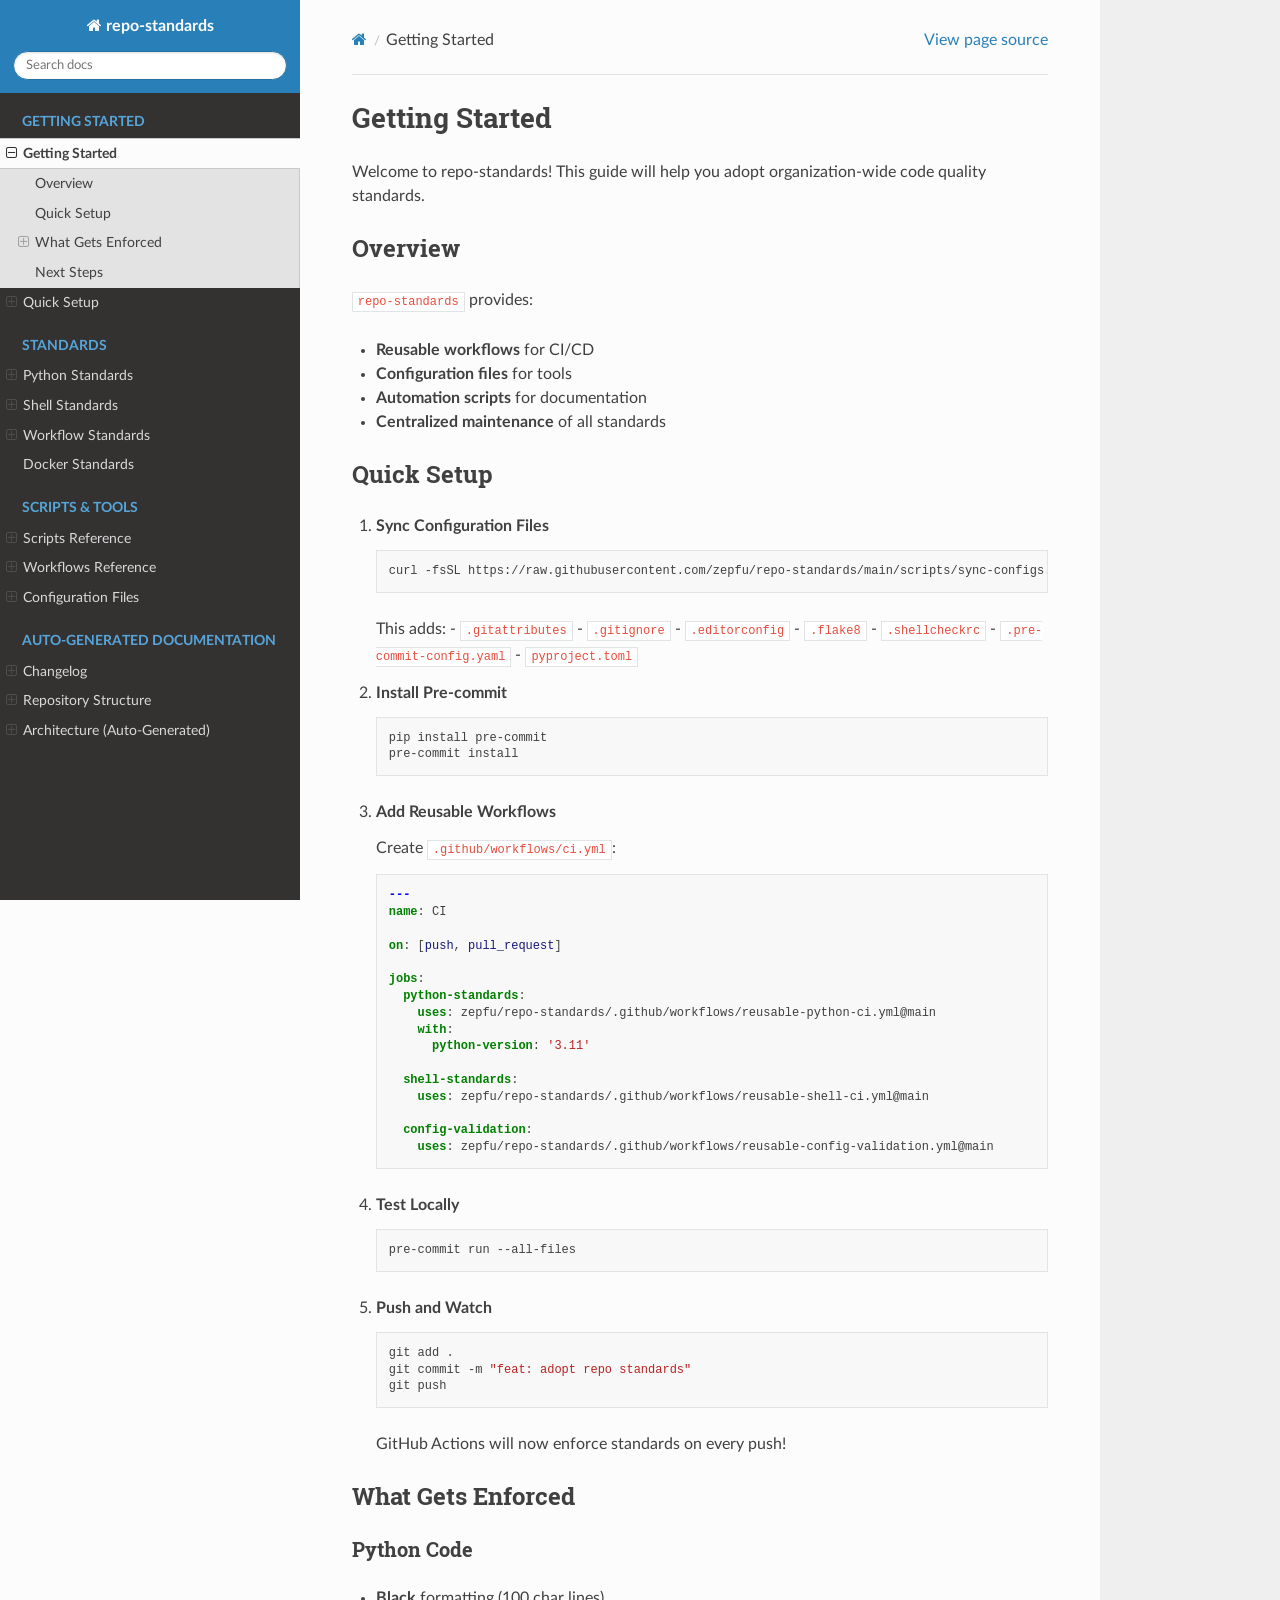
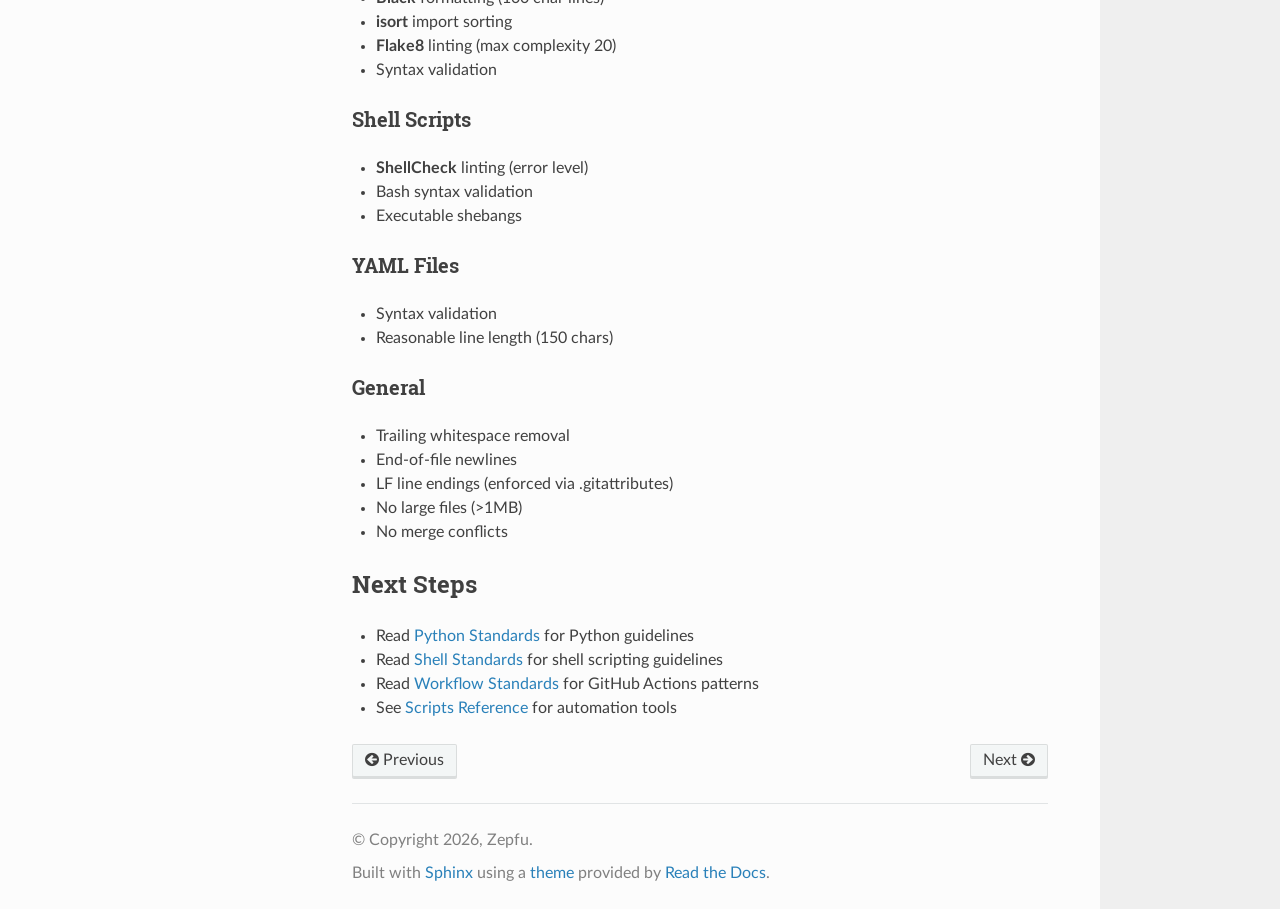
<file: guides/getting-started.html>
<!DOCTYPE html>
<html class="writer-html5" lang="en" data-content_root="../">
<head>
  <meta charset="utf-8" /><meta name="viewport" content="width=device-width, initial-scale=1" />

  <meta name="viewport" content="width=device-width, initial-scale=1.0" />
  <title>Getting Started &mdash; repo-standards Documentation</title>
      <link rel="stylesheet" type="text/css" href="../_static/pygments.css?v=b86133f3" />
      <link rel="stylesheet" type="text/css" href="../_static/css/theme.css?v=9edc463e" />
      <link rel="stylesheet" type="text/css" href="../_static/custom.css?v=7ad5552a" />

  
      <script src="../_static/jquery.js?v=5d32c60e"></script>
      <script src="../_static/_sphinx_javascript_frameworks_compat.js?v=2cd50e6c"></script>
      <script src="../_static/documentation_options.js?v=8d563738"></script>
      <script src="../_static/doctools.js?v=fd6eb6e6"></script>
      <script src="../_static/sphinx_highlight.js?v=6ffebe34"></script>
    <script src="../_static/js/theme.js"></script>
    <link rel="index" title="Index" href="../genindex.html" />
    <link rel="search" title="Search" href="../search.html" />
    <link rel="next" title="Quick Setup" href="quick-setup.html" />
    <link rel="prev" title="repo-standards Documentation" href="../index.html" /> 
</head>

<body class="wy-body-for-nav"> 
  <div class="wy-grid-for-nav">
    <nav data-toggle="wy-nav-shift" class="wy-nav-side">
      <div class="wy-side-scroll">
        <div class="wy-side-nav-search" >

          
          
          <a href="../index.html" class="icon icon-home">
            repo-standards
          </a>
<div role="search">
  <form id="rtd-search-form" class="wy-form" action="../search.html" method="get">
    <input type="text" name="q" placeholder="Search docs" aria-label="Search docs" />
    <input type="hidden" name="check_keywords" value="yes" />
    <input type="hidden" name="area" value="default" />
  </form>
</div>
        </div><div class="wy-menu wy-menu-vertical" data-spy="affix" role="navigation" aria-label="Navigation menu">
              <p class="caption" role="heading"><span class="caption-text">Getting Started</span></p>
<ul class="current">
<li class="toctree-l1 current"><a class="current reference internal" href="#">Getting Started</a><ul>
<li class="toctree-l2"><a class="reference internal" href="#overview">Overview</a></li>
<li class="toctree-l2"><a class="reference internal" href="#quick-setup">Quick Setup</a></li>
<li class="toctree-l2"><a class="reference internal" href="#what-gets-enforced">What Gets Enforced</a><ul>
<li class="toctree-l3"><a class="reference internal" href="#python-code">Python Code</a></li>
<li class="toctree-l3"><a class="reference internal" href="#shell-scripts">Shell Scripts</a></li>
<li class="toctree-l3"><a class="reference internal" href="#yaml-files">YAML Files</a></li>
<li class="toctree-l3"><a class="reference internal" href="#general">General</a></li>
</ul>
</li>
<li class="toctree-l2"><a class="reference internal" href="#next-steps">Next Steps</a></li>
</ul>
</li>
<li class="toctree-l1"><a class="reference internal" href="quick-setup.html">Quick Setup</a><ul>
<li class="toctree-l2"><a class="reference internal" href="quick-setup.html#one-command-setup">One-Command Setup</a></li>
<li class="toctree-l2"><a class="reference internal" href="quick-setup.html#python-project">Python Project</a></li>
<li class="toctree-l2"><a class="reference internal" href="quick-setup.html#shell-project">Shell Project</a></li>
<li class="toctree-l2"><a class="reference internal" href="quick-setup.html#docker-project">Docker Project</a></li>
<li class="toctree-l2"><a class="reference internal" href="quick-setup.html#multi-language-project">Multi-Language Project</a></li>
<li class="toctree-l2"><a class="reference internal" href="quick-setup.html#troubleshooting">Troubleshooting</a></li>
</ul>
</li>
</ul>
<p class="caption" role="heading"><span class="caption-text">Standards</span></p>
<ul>
<li class="toctree-l1"><a class="reference internal" href="python-standards.html">Python Standards</a><ul>
<li class="toctree-l2"><a class="reference internal" href="python-standards.html#overview">Overview</a></li>
<li class="toctree-l2"><a class="reference internal" href="python-standards.html#formatting-with-black">Formatting with Black</a><ul>
<li class="toctree-l3"><a class="reference internal" href="python-standards.html#configuration">Configuration</a></li>
<li class="toctree-l3"><a class="reference internal" href="python-standards.html#usage">Usage</a></li>
</ul>
</li>
<li class="toctree-l2"><a class="reference internal" href="python-standards.html#import-sorting-with-isort">Import Sorting with isort</a><ul>
<li class="toctree-l3"><a class="reference internal" href="python-standards.html#id1">Configuration</a></li>
<li class="toctree-l3"><a class="reference internal" href="python-standards.html#id2">Usage</a></li>
</ul>
</li>
<li class="toctree-l2"><a class="reference internal" href="python-standards.html#linting-with-flake8">Linting with Flake8</a><ul>
<li class="toctree-l3"><a class="reference internal" href="python-standards.html#id3">Configuration</a></li>
<li class="toctree-l3"><a class="reference internal" href="python-standards.html#id4">Usage</a></li>
<li class="toctree-l3"><a class="reference internal" href="python-standards.html#common-rules">Common Rules</a></li>
</ul>
</li>
<li class="toctree-l2"><a class="reference internal" href="python-standards.html#style-guidelines">Style Guidelines</a><ul>
<li class="toctree-l3"><a class="reference internal" href="python-standards.html#docstrings">Docstrings</a></li>
<li class="toctree-l3"><a class="reference internal" href="python-standards.html#type-hints">Type Hints</a></li>
<li class="toctree-l3"><a class="reference internal" href="python-standards.html#imports">Imports</a></li>
<li class="toctree-l3"><a class="reference internal" href="python-standards.html#line-length">Line Length</a></li>
</ul>
</li>
<li class="toctree-l2"><a class="reference internal" href="python-standards.html#enforcement">Enforcement</a><ul>
<li class="toctree-l3"><a class="reference internal" href="python-standards.html#pre-commit-hooks">Pre-commit Hooks</a></li>
<li class="toctree-l3"><a class="reference internal" href="python-standards.html#github-actions">GitHub Actions</a></li>
</ul>
</li>
<li class="toctree-l2"><a class="reference internal" href="python-standards.html#best-practices">Best Practices</a><ul>
<li class="toctree-l3"><a class="reference internal" href="python-standards.html#project-structure">Project Structure</a></li>
<li class="toctree-l3"><a class="reference internal" href="python-standards.html#testing">Testing</a></li>
<li class="toctree-l3"><a class="reference internal" href="python-standards.html#virtual-environments">Virtual Environments</a></li>
</ul>
</li>
<li class="toctree-l2"><a class="reference internal" href="python-standards.html#common-issues">Common Issues</a></li>
<li class="toctree-l2"><a class="reference internal" href="python-standards.html#see-also">See Also</a></li>
</ul>
</li>
<li class="toctree-l1"><a class="reference internal" href="shell-standards.html">Shell Standards</a><ul>
<li class="toctree-l2"><a class="reference internal" href="shell-standards.html#overview">Overview</a></li>
<li class="toctree-l2"><a class="reference internal" href="shell-standards.html#shellcheck">ShellCheck</a><ul>
<li class="toctree-l3"><a class="reference internal" href="shell-standards.html#configuration">Configuration</a></li>
<li class="toctree-l3"><a class="reference internal" href="shell-standards.html#usage">Usage</a></li>
<li class="toctree-l3"><a class="reference internal" href="shell-standards.html#common-rules">Common Rules</a></li>
</ul>
</li>
<li class="toctree-l2"><a class="reference internal" href="shell-standards.html#script-template">Script Template</a><ul>
<li class="toctree-l3"><a class="reference internal" href="shell-standards.html#standard-template">Standard Template</a></li>
</ul>
</li>
<li class="toctree-l2"><a class="reference internal" href="shell-standards.html#style-guidelines">Style Guidelines</a><ul>
<li class="toctree-l3"><a class="reference internal" href="shell-standards.html#quoting">Quoting</a></li>
<li class="toctree-l3"><a class="reference internal" href="shell-standards.html#arrays">Arrays</a></li>
<li class="toctree-l3"><a class="reference internal" href="shell-standards.html#conditionals">Conditionals</a></li>
<li class="toctree-l3"><a class="reference internal" href="shell-standards.html#functions">Functions</a></li>
<li class="toctree-l3"><a class="reference internal" href="shell-standards.html#error-handling">Error Handling</a></li>
</ul>
</li>
<li class="toctree-l2"><a class="reference internal" href="shell-standards.html#common-patterns">Common Patterns</a><ul>
<li class="toctree-l3"><a class="reference internal" href="shell-standards.html#check-if-command-exists">Check if command exists</a></li>
<li class="toctree-l3"><a class="reference internal" href="shell-standards.html#read-file-line-by-line">Read file line by line</a></li>
<li class="toctree-l3"><a class="reference internal" href="shell-standards.html#iterate-over-files">Iterate over files</a></li>
</ul>
</li>
<li class="toctree-l2"><a class="reference internal" href="shell-standards.html#enforcement">Enforcement</a><ul>
<li class="toctree-l3"><a class="reference internal" href="shell-standards.html#pre-commit">Pre-commit</a></li>
<li class="toctree-l3"><a class="reference internal" href="shell-standards.html#github-actions">GitHub Actions</a></li>
</ul>
</li>
<li class="toctree-l2"><a class="reference internal" href="shell-standards.html#best-practices">Best Practices</a><ul>
<li class="toctree-l3"><a class="reference internal" href="shell-standards.html#portability">Portability</a></li>
<li class="toctree-l3"><a class="reference internal" href="shell-standards.html#security">Security</a></li>
<li class="toctree-l3"><a class="reference internal" href="shell-standards.html#performance">Performance</a></li>
<li class="toctree-l3"><a class="reference internal" href="shell-standards.html#documentation">Documentation</a></li>
</ul>
</li>
<li class="toctree-l2"><a class="reference internal" href="shell-standards.html#common-issues">Common Issues</a></li>
<li class="toctree-l2"><a class="reference internal" href="shell-standards.html#see-also">See Also</a></li>
</ul>
</li>
<li class="toctree-l1"><a class="reference internal" href="workflow-standards.html">Workflow Standards</a><ul>
<li class="toctree-l2"><a class="reference internal" href="workflow-standards.html#reusable-workflows">Reusable Workflows</a></li>
<li class="toctree-l2"><a class="reference internal" href="workflow-standards.html#available-workflows">Available Workflows</a><ul>
<li class="toctree-l3"><a class="reference internal" href="workflow-standards.html#python-ci">Python CI</a></li>
<li class="toctree-l3"><a class="reference internal" href="workflow-standards.html#shell-ci">Shell CI</a></li>
<li class="toctree-l3"><a class="reference internal" href="workflow-standards.html#docker-build">Docker Build</a></li>
<li class="toctree-l3"><a class="reference internal" href="workflow-standards.html#pre-commit">Pre-commit</a></li>
<li class="toctree-l3"><a class="reference internal" href="workflow-standards.html#config-validation">Config Validation</a></li>
<li class="toctree-l3"><a class="reference internal" href="workflow-standards.html#architecture-update">Architecture Update</a></li>
</ul>
</li>
<li class="toctree-l2"><a class="reference internal" href="workflow-standards.html#complete-example">Complete Example</a></li>
<li class="toctree-l2"><a class="reference internal" href="workflow-standards.html#best-practices">Best Practices</a><ul>
<li class="toctree-l3"><a class="reference internal" href="workflow-standards.html#versioning">Versioning</a></li>
<li class="toctree-l3"><a class="reference internal" href="workflow-standards.html#dependencies">Dependencies</a></li>
<li class="toctree-l3"><a class="reference internal" href="workflow-standards.html#permissions">Permissions</a></li>
<li class="toctree-l3"><a class="reference internal" href="workflow-standards.html#triggers">Triggers</a></li>
</ul>
</li>
<li class="toctree-l2"><a class="reference internal" href="workflow-standards.html#common-patterns">Common Patterns</a><ul>
<li class="toctree-l3"><a class="reference internal" href="workflow-standards.html#multi-language-project">Multi-Language Project</a></li>
<li class="toctree-l3"><a class="reference internal" href="workflow-standards.html#monorepo">Monorepo</a></li>
</ul>
</li>
<li class="toctree-l2"><a class="reference internal" href="workflow-standards.html#see-also">See Also</a></li>
</ul>
</li>
<li class="toctree-l1"><a class="reference internal" href="docker-standards.html">Docker Standards</a></li>
</ul>
<p class="caption" role="heading"><span class="caption-text">Scripts &amp; Tools</span></p>
<ul>
<li class="toctree-l1"><a class="reference internal" href="../reference/scripts.html">Scripts Reference</a><ul>
<li class="toctree-l2"><a class="reference internal" href="../reference/scripts.html#changelog-py">changelog.py</a></li>
<li class="toctree-l2"><a class="reference internal" href="../reference/scripts.html#repo-map-py">repo_map.py</a></li>
<li class="toctree-l2"><a class="reference internal" href="../reference/scripts.html#generate-architecture-py">generate_architecture.py</a></li>
<li class="toctree-l2"><a class="reference internal" href="../reference/scripts.html#sync-configs-sh">sync-configs.sh</a></li>
</ul>
</li>
<li class="toctree-l1"><a class="reference internal" href="../reference/workflows.html">Workflows Reference</a><ul>
<li class="toctree-l2"><a class="reference internal" href="../reference/workflows.html#available-workflows">Available Workflows</a><ul>
<li class="toctree-l3"><a class="reference internal" href="../reference/workflows.html#reusable-python-ci-yml">reusable-python-ci.yml</a></li>
<li class="toctree-l3"><a class="reference internal" href="../reference/workflows.html#reusable-shell-ci-yml">reusable-shell-ci.yml</a></li>
<li class="toctree-l3"><a class="reference internal" href="../reference/workflows.html#reusable-docker-build-yml">reusable-docker-build.yml</a></li>
<li class="toctree-l3"><a class="reference internal" href="../reference/workflows.html#reusable-pre-commit-yml">reusable-pre-commit.yml</a></li>
<li class="toctree-l3"><a class="reference internal" href="../reference/workflows.html#reusable-config-validation-yml">reusable-config-validation.yml</a></li>
<li class="toctree-l3"><a class="reference internal" href="../reference/workflows.html#reusable-update-architecture-yml">reusable-update-architecture.yml</a></li>
</ul>
</li>
</ul>
</li>
<li class="toctree-l1"><a class="reference internal" href="../reference/configs.html">Configuration Files</a><ul>
<li class="toctree-l2"><a class="reference internal" href="../reference/configs.html#gitattributes">.gitattributes</a></li>
<li class="toctree-l2"><a class="reference internal" href="../reference/configs.html#gitignore">.gitignore</a></li>
<li class="toctree-l2"><a class="reference internal" href="../reference/configs.html#editorconfig">.editorconfig</a></li>
<li class="toctree-l2"><a class="reference internal" href="../reference/configs.html#flake8">.flake8</a></li>
<li class="toctree-l2"><a class="reference internal" href="../reference/configs.html#shellcheckrc">.shellcheckrc</a></li>
<li class="toctree-l2"><a class="reference internal" href="../reference/configs.html#pre-commit-config-yaml">.pre-commit-config.yaml</a></li>
<li class="toctree-l2"><a class="reference internal" href="../reference/configs.html#pyproject-toml">pyproject.toml</a></li>
</ul>
</li>
</ul>
<p class="caption" role="heading"><span class="caption-text">Auto-Generated Documentation</span></p>
<ul>
<li class="toctree-l1"><a class="reference internal" href="../auto/CHANGELOG.html">Changelog</a><ul>
<li class="toctree-l2"><a class="reference internal" href="../auto/CHANGELOG.html#unreleased">[Unreleased]</a><ul>
<li class="toctree-l3"><a class="reference internal" href="../auto/CHANGELOG.html#added">Added</a></li>
<li class="toctree-l3"><a class="reference internal" href="../auto/CHANGELOG.html#changed">Changed</a></li>
<li class="toctree-l3"><a class="reference internal" href="../auto/CHANGELOG.html#fixed">Fixed</a></li>
</ul>
</li>
</ul>
</li>
<li class="toctree-l1"><a class="reference internal" href="../auto/REPO_MAP.html">Repository Structure</a><ul>
<li class="toctree-l2"><a class="reference internal" href="../auto/REPO_MAP.html#table-of-contents">Table of Contents</a></li>
<li class="toctree-l2"><a class="reference internal" href="../auto/REPO_MAP.html#directory-tree">Directory Tree</a></li>
<li class="toctree-l2"><a class="reference internal" href="../auto/REPO_MAP.html#key-files">Key Files</a><ul>
<li class="toctree-l3"><a class="reference internal" href="../auto/REPO_MAP.html#important-files">Important Files</a></li>
</ul>
</li>
<li class="toctree-l2"><a class="reference internal" href="../auto/REPO_MAP.html#configuration-files">Configuration Files</a></li>
<li class="toctree-l2"><a class="reference internal" href="../auto/REPO_MAP.html#documentation">Documentation</a></li>
<li class="toctree-l2"><a class="reference internal" href="../auto/REPO_MAP.html#scripts">Scripts</a></li>
</ul>
</li>
<li class="toctree-l1"><a class="reference internal" href="../auto/ARCHITECTURE_AUTO.html">Architecture (Auto-Generated)</a><ul>
<li class="toctree-l2"><a class="reference internal" href="../auto/ARCHITECTURE_AUTO.html#overview">Overview</a><ul>
<li class="toctree-l3"><a class="reference internal" href="../auto/ARCHITECTURE_AUTO.html#detected-patterns">Detected Patterns</a></li>
</ul>
</li>
<li class="toctree-l2"><a class="reference internal" href="../auto/ARCHITECTURE_AUTO.html#flowchart-diagram">Flowchart Diagram</a></li>
<li class="toctree-l2"><a class="reference internal" href="../auto/ARCHITECTURE_AUTO.html#state-diagram">State Diagram</a></li>
<li class="toctree-l2"><a class="reference internal" href="../auto/ARCHITECTURE_AUTO.html#sequence-diagram">Sequence Diagram</a></li>
<li class="toctree-l2"><a class="reference internal" href="../auto/ARCHITECTURE_AUTO.html#architecture-diagram">Architecture Diagram</a></li>
<li class="toctree-l2"><a class="reference internal" href="../auto/ARCHITECTURE_AUTO.html#er-diagram">Er Diagram</a></li>
<li class="toctree-l2"><a class="reference internal" href="../auto/ARCHITECTURE_AUTO.html#class-diagram">Class Diagram</a></li>
<li class="toctree-l2"><a class="reference internal" href="../auto/ARCHITECTURE_AUTO.html#journey-diagram">Journey Diagram</a></li>
<li class="toctree-l2"><a class="reference internal" href="../auto/ARCHITECTURE_AUTO.html#mindmap-diagram">Mindmap Diagram</a></li>
<li class="toctree-l2"><a class="reference internal" href="../auto/ARCHITECTURE_AUTO.html#workflow-pipeline-diagram">Workflow Pipeline Diagram</a></li>
<li class="toctree-l2"><a class="reference internal" href="../auto/ARCHITECTURE_AUTO.html#workflow-triggers-diagram">Workflow Triggers Diagram</a></li>
<li class="toctree-l2"><a class="reference internal" href="../auto/ARCHITECTURE_AUTO.html#workflow-jobs-diagram">Workflow Jobs Diagram</a></li>
<li class="toctree-l2"><a class="reference internal" href="../auto/ARCHITECTURE_AUTO.html#development-workflows">Development Workflows</a><ul>
<li class="toctree-l3"><a class="reference internal" href="../auto/ARCHITECTURE_AUTO.html#github-workflows-summary">GitHub Workflows Summary</a></li>
</ul>
</li>
<li class="toctree-l2"><a class="reference internal" href="../auto/ARCHITECTURE_AUTO.html#module-summary">Module Summary</a><ul>
<li class="toctree-l3"><a class="reference internal" href="../auto/ARCHITECTURE_AUTO.html#docs-conf"><code class="docutils literal notranslate"><span class="pre">docs.conf</span></code></a></li>
<li class="toctree-l3"><a class="reference internal" href="../auto/ARCHITECTURE_AUTO.html#scripts-changelog"><code class="docutils literal notranslate"><span class="pre">scripts.changelog</span></code></a></li>
<li class="toctree-l3"><a class="reference internal" href="../auto/ARCHITECTURE_AUTO.html#scripts-generate-architecture"><code class="docutils literal notranslate"><span class="pre">scripts.generate_architecture</span></code></a></li>
<li class="toctree-l3"><a class="reference internal" href="../auto/ARCHITECTURE_AUTO.html#scripts-repo-map"><code class="docutils literal notranslate"><span class="pre">scripts.repo_map</span></code></a></li>
</ul>
</li>
</ul>
</li>
</ul>

        </div>
      </div>
    </nav>

    <section data-toggle="wy-nav-shift" class="wy-nav-content-wrap"><nav class="wy-nav-top" aria-label="Mobile navigation menu" >
          <i data-toggle="wy-nav-top" class="fa fa-bars"></i>
          <a href="../index.html">repo-standards</a>
      </nav>

      <div class="wy-nav-content">
        <div class="rst-content">
          <div role="navigation" aria-label="Page navigation">
  <ul class="wy-breadcrumbs">
      <li><a href="../index.html" class="icon icon-home" aria-label="Home"></a></li>
      <li class="breadcrumb-item active">Getting Started</li>
      <li class="wy-breadcrumbs-aside">
            <a href="../_sources/guides/getting-started.rst.txt" rel="nofollow"> View page source</a>
      </li>
  </ul>
  <hr/>
</div>
          <div role="main" class="document" itemscope="itemscope" itemtype="http://schema.org/Article">
           <div itemprop="articleBody">
             
  <section id="getting-started">
<h1>Getting Started<a class="headerlink" href="#getting-started" title="Link to this heading"></a></h1>
<p>Welcome to repo-standards! This guide will help you adopt organization-wide code quality standards.</p>
<section id="overview">
<h2>Overview<a class="headerlink" href="#overview" title="Link to this heading"></a></h2>
<p><code class="docutils literal notranslate"><span class="pre">repo-standards</span></code> provides:</p>
<ul class="simple">
<li><p><strong>Reusable workflows</strong> for CI/CD</p></li>
<li><p><strong>Configuration files</strong> for tools</p></li>
<li><p><strong>Automation scripts</strong> for documentation</p></li>
<li><p><strong>Centralized maintenance</strong> of all standards</p></li>
</ul>
</section>
<section id="quick-setup">
<h2>Quick Setup<a class="headerlink" href="#quick-setup" title="Link to this heading"></a></h2>
<ol class="arabic">
<li><p><strong>Sync Configuration Files</strong></p>
<div class="highlight-bash notranslate"><div class="highlight"><pre><span></span>curl<span class="w"> </span>-fsSL<span class="w"> </span>https://raw.githubusercontent.com/zepfu/repo-standards/main/scripts/sync-configs.sh<span class="w"> </span><span class="p">|</span><span class="w"> </span>bash
</pre></div>
</div>
<p>This adds:
- <code class="docutils literal notranslate"><span class="pre">.gitattributes</span></code>
- <code class="docutils literal notranslate"><span class="pre">.gitignore</span></code>
- <code class="docutils literal notranslate"><span class="pre">.editorconfig</span></code>
- <code class="docutils literal notranslate"><span class="pre">.flake8</span></code>
- <code class="docutils literal notranslate"><span class="pre">.shellcheckrc</span></code>
- <code class="docutils literal notranslate"><span class="pre">.pre-commit-config.yaml</span></code>
- <code class="docutils literal notranslate"><span class="pre">pyproject.toml</span></code></p>
</li>
<li><p><strong>Install Pre-commit</strong></p>
<div class="highlight-bash notranslate"><div class="highlight"><pre><span></span>pip<span class="w"> </span>install<span class="w"> </span>pre-commit
pre-commit<span class="w"> </span>install
</pre></div>
</div>
</li>
<li><p><strong>Add Reusable Workflows</strong></p>
<p>Create <code class="docutils literal notranslate"><span class="pre">.github/workflows/ci.yml</span></code>:</p>
<div class="highlight-yaml notranslate"><div class="highlight"><pre><span></span><span class="nn">---</span>
<span class="nt">name</span><span class="p">:</span><span class="w"> </span><span class="l l-Scalar l-Scalar-Plain">CI</span>

<span class="nt">on</span><span class="p">:</span><span class="w"> </span><span class="p p-Indicator">[</span><span class="nv">push</span><span class="p p-Indicator">,</span><span class="w"> </span><span class="nv">pull_request</span><span class="p p-Indicator">]</span>

<span class="nt">jobs</span><span class="p">:</span>
<span class="w">  </span><span class="nt">python-standards</span><span class="p">:</span>
<span class="w">    </span><span class="nt">uses</span><span class="p">:</span><span class="w"> </span><span class="l l-Scalar l-Scalar-Plain">zepfu/repo-standards/.github/workflows/reusable-python-ci.yml@main</span>
<span class="w">    </span><span class="nt">with</span><span class="p">:</span>
<span class="w">      </span><span class="nt">python-version</span><span class="p">:</span><span class="w"> </span><span class="s">&#39;3.11&#39;</span>

<span class="w">  </span><span class="nt">shell-standards</span><span class="p">:</span>
<span class="w">    </span><span class="nt">uses</span><span class="p">:</span><span class="w"> </span><span class="l l-Scalar l-Scalar-Plain">zepfu/repo-standards/.github/workflows/reusable-shell-ci.yml@main</span>

<span class="w">  </span><span class="nt">config-validation</span><span class="p">:</span>
<span class="w">    </span><span class="nt">uses</span><span class="p">:</span><span class="w"> </span><span class="l l-Scalar l-Scalar-Plain">zepfu/repo-standards/.github/workflows/reusable-config-validation.yml@main</span>
</pre></div>
</div>
</li>
<li><p><strong>Test Locally</strong></p>
<div class="highlight-bash notranslate"><div class="highlight"><pre><span></span>pre-commit<span class="w"> </span>run<span class="w"> </span>--all-files
</pre></div>
</div>
</li>
<li><p><strong>Push and Watch</strong></p>
<div class="highlight-bash notranslate"><div class="highlight"><pre><span></span>git<span class="w"> </span>add<span class="w"> </span>.
git<span class="w"> </span>commit<span class="w"> </span>-m<span class="w"> </span><span class="s2">&quot;feat: adopt repo standards&quot;</span>
git<span class="w"> </span>push
</pre></div>
</div>
<p>GitHub Actions will now enforce standards on every push!</p>
</li>
</ol>
</section>
<section id="what-gets-enforced">
<h2>What Gets Enforced<a class="headerlink" href="#what-gets-enforced" title="Link to this heading"></a></h2>
<section id="python-code">
<h3>Python Code<a class="headerlink" href="#python-code" title="Link to this heading"></a></h3>
<ul class="simple">
<li><p><strong>Black</strong> formatting (100 char lines)</p></li>
<li><p><strong>isort</strong> import sorting</p></li>
<li><p><strong>Flake8</strong> linting (max complexity 20)</p></li>
<li><p>Syntax validation</p></li>
</ul>
</section>
<section id="shell-scripts">
<h3>Shell Scripts<a class="headerlink" href="#shell-scripts" title="Link to this heading"></a></h3>
<ul class="simple">
<li><p><strong>ShellCheck</strong> linting (error level)</p></li>
<li><p>Bash syntax validation</p></li>
<li><p>Executable shebangs</p></li>
</ul>
</section>
<section id="yaml-files">
<h3>YAML Files<a class="headerlink" href="#yaml-files" title="Link to this heading"></a></h3>
<ul class="simple">
<li><p>Syntax validation</p></li>
<li><p>Reasonable line length (150 chars)</p></li>
</ul>
</section>
<section id="general">
<h3>General<a class="headerlink" href="#general" title="Link to this heading"></a></h3>
<ul class="simple">
<li><p>Trailing whitespace removal</p></li>
<li><p>End-of-file newlines</p></li>
<li><p>LF line endings (enforced via .gitattributes)</p></li>
<li><p>No large files (&gt;1MB)</p></li>
<li><p>No merge conflicts</p></li>
</ul>
</section>
</section>
<section id="next-steps">
<h2>Next Steps<a class="headerlink" href="#next-steps" title="Link to this heading"></a></h2>
<ul class="simple">
<li><p>Read <a class="reference internal" href="python-standards.html"><span class="doc">Python Standards</span></a> for Python guidelines</p></li>
<li><p>Read <a class="reference internal" href="shell-standards.html"><span class="doc">Shell Standards</span></a> for shell scripting guidelines</p></li>
<li><p>Read <a class="reference internal" href="workflow-standards.html"><span class="doc">Workflow Standards</span></a> for GitHub Actions patterns</p></li>
<li><p>See <a class="reference internal" href="../reference/scripts.html"><span class="doc">Scripts Reference</span></a> for automation tools</p></li>
</ul>
</section>
</section>


           </div>
          </div>
          <footer><div class="rst-footer-buttons" role="navigation" aria-label="Footer">
        <a href="../index.html" class="btn btn-neutral float-left" title="repo-standards Documentation" accesskey="p" rel="prev"><span class="fa fa-arrow-circle-left" aria-hidden="true"></span> Previous</a>
        <a href="quick-setup.html" class="btn btn-neutral float-right" title="Quick Setup" accesskey="n" rel="next">Next <span class="fa fa-arrow-circle-right" aria-hidden="true"></span></a>
    </div>

  <hr/>

  <div role="contentinfo">
    <p>&#169; Copyright 2026, Zepfu.</p>
  </div>

  Built with <a href="https://www.sphinx-doc.org/">Sphinx</a> using a
    <a href="https://github.com/readthedocs/sphinx_rtd_theme">theme</a>
    provided by <a href="https://readthedocs.org">Read the Docs</a>.
   

</footer>
        </div>
      </div>
    </section>
  </div>
  <script>
      jQuery(function () {
          SphinxRtdTheme.Navigation.enable(true);
      });
  </script> 

</body>
</html>
</file>
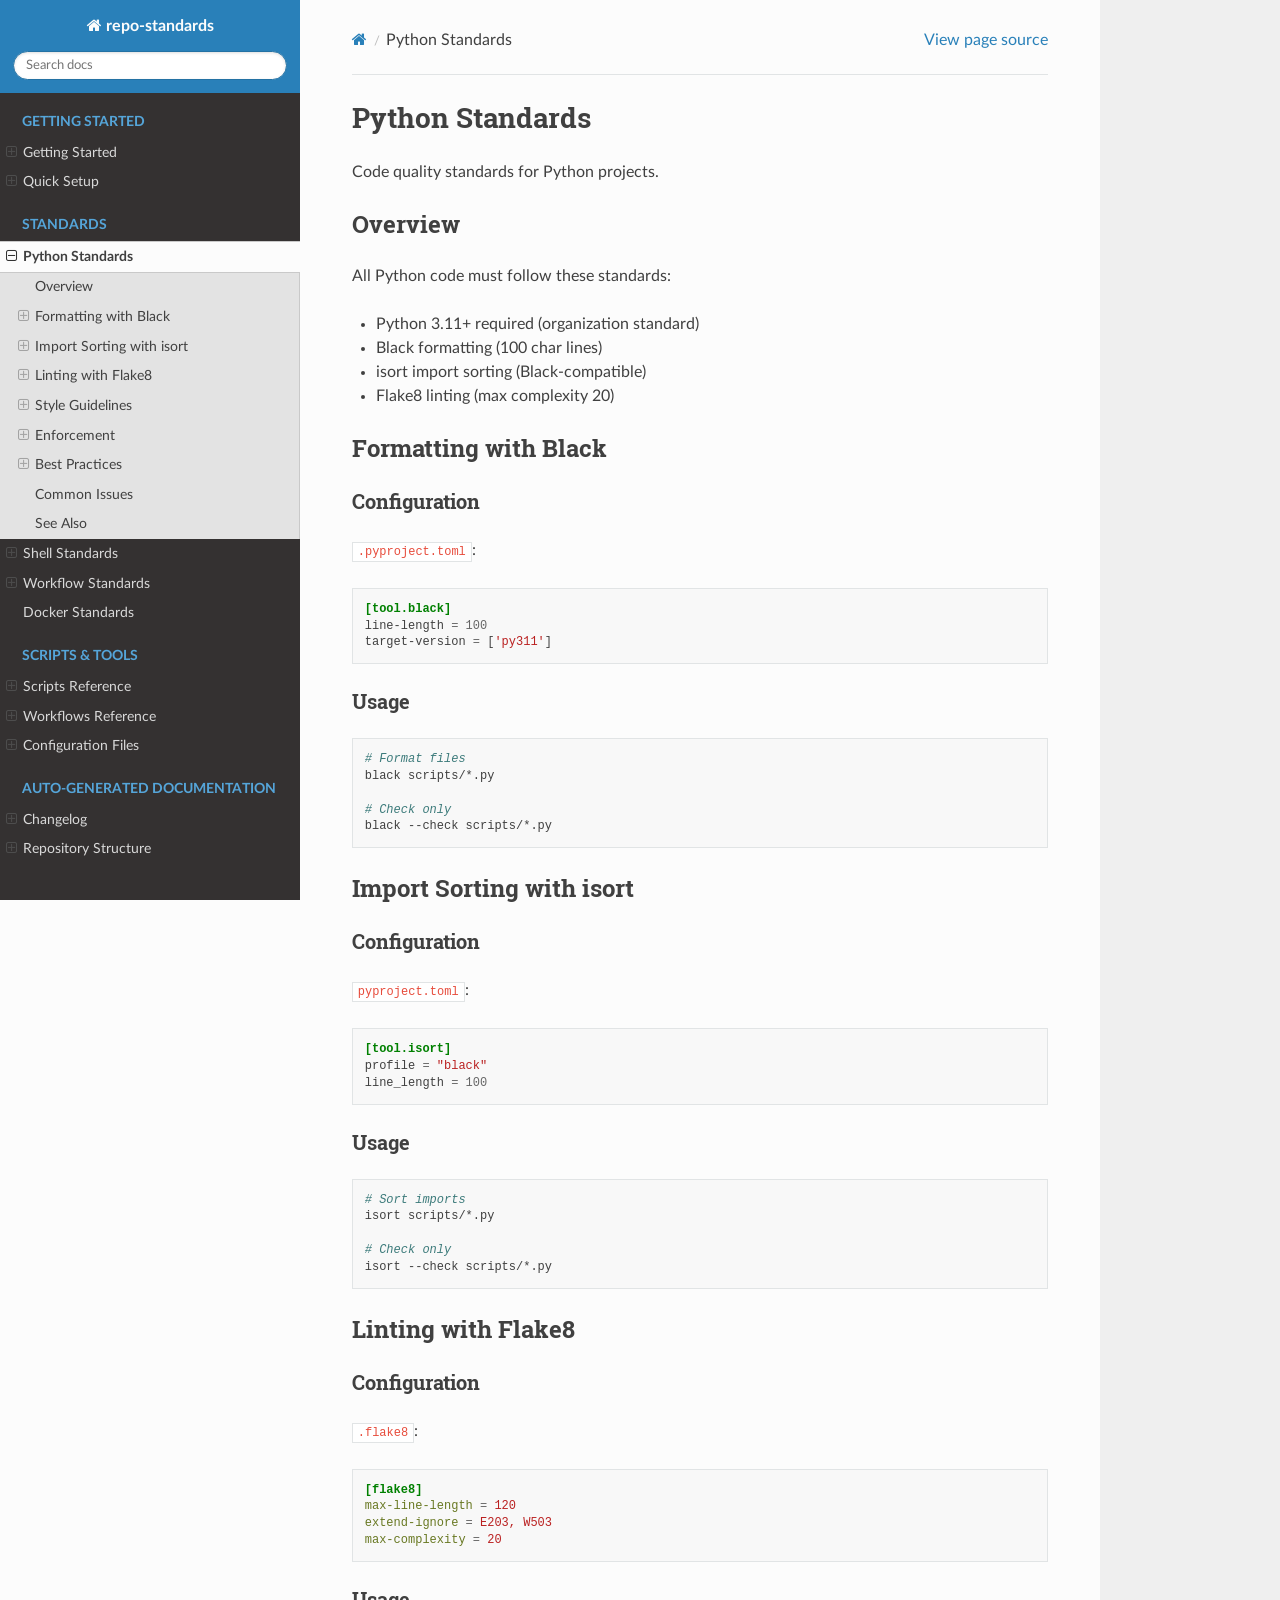
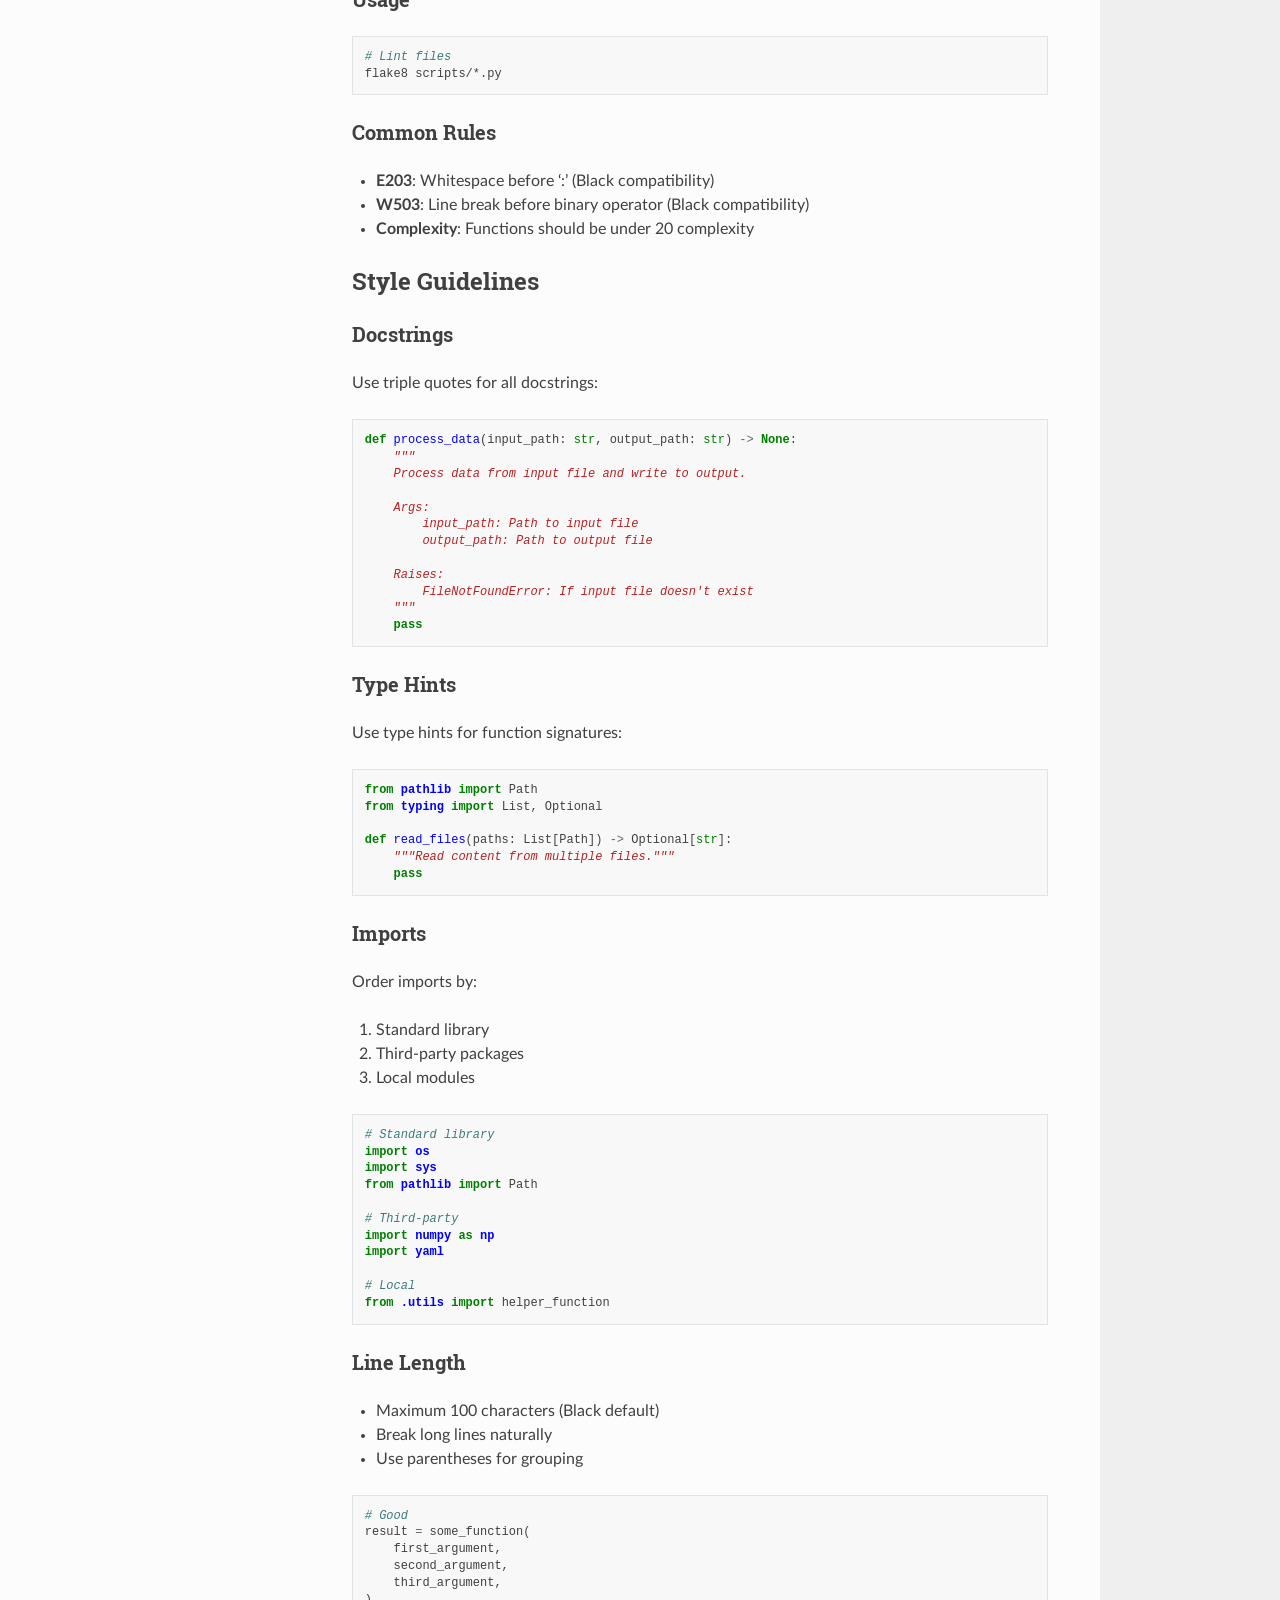
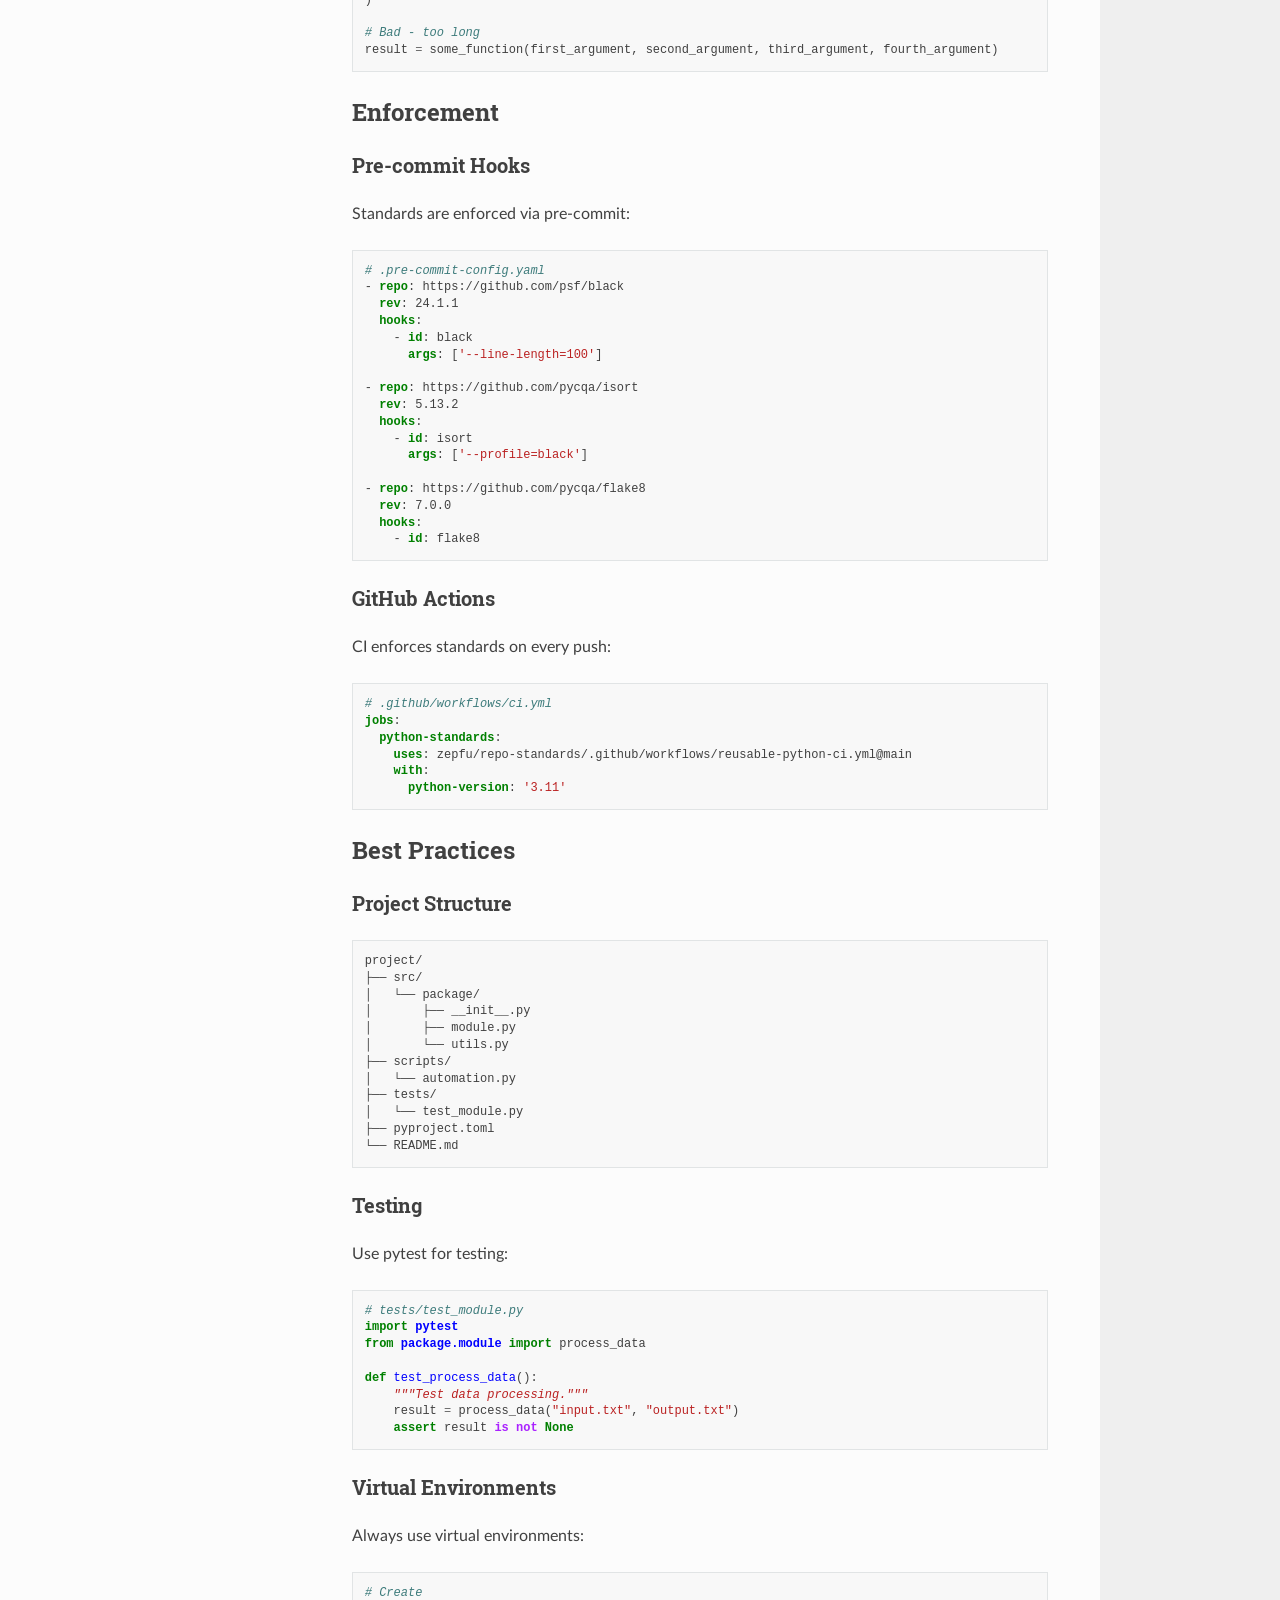
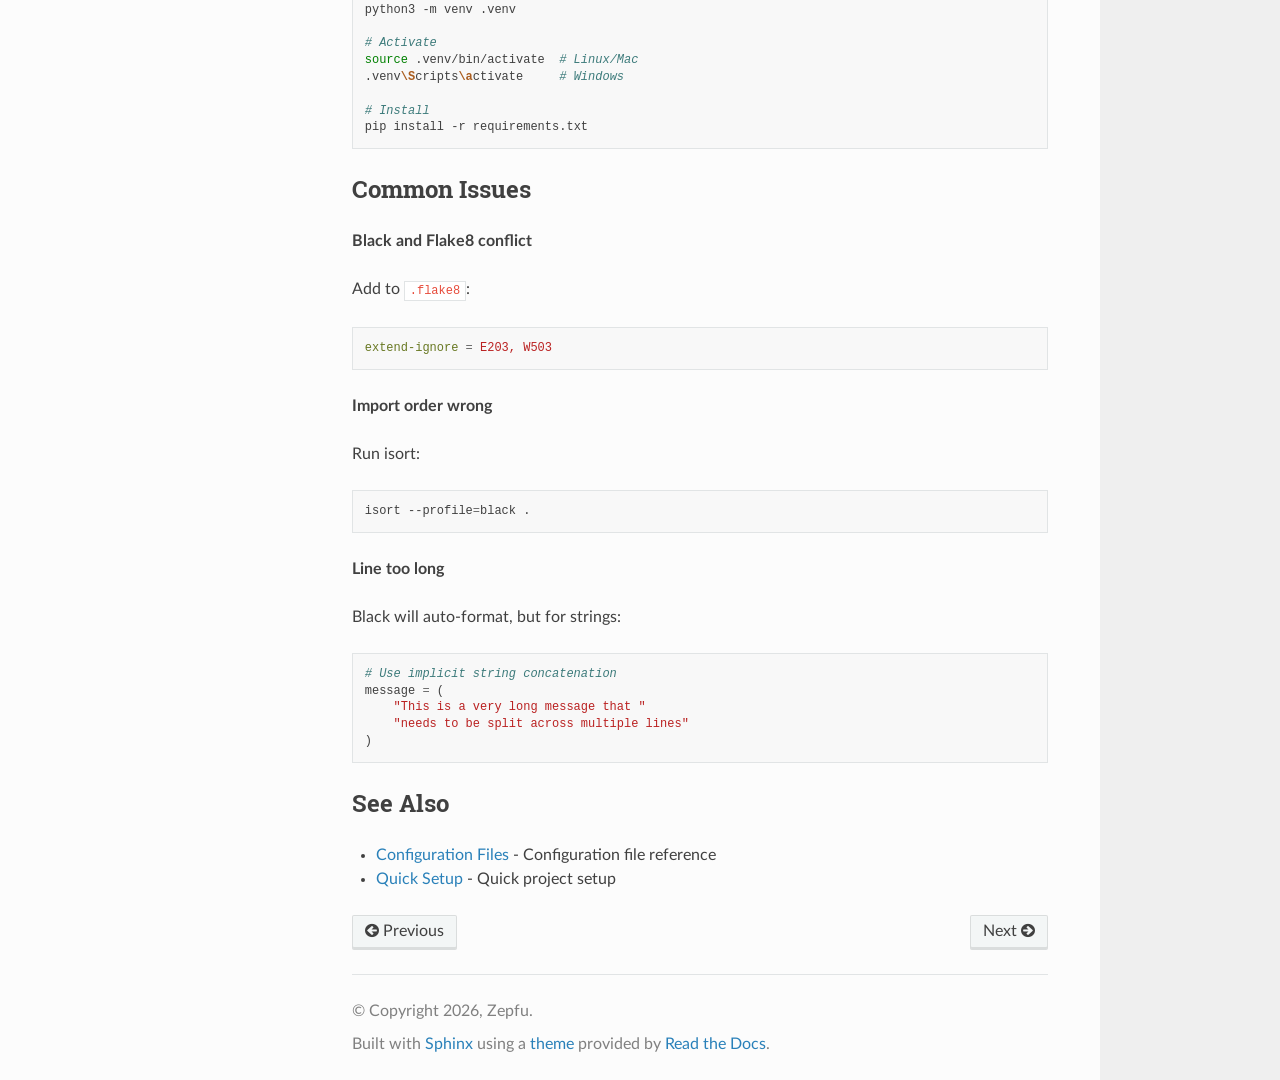
<file: guides/python-standards.html>
<!DOCTYPE html>
<html class="writer-html5" lang="en" data-content_root="../">
<head>
  <meta charset="utf-8" /><meta name="viewport" content="width=device-width, initial-scale=1" />

  <meta name="viewport" content="width=device-width, initial-scale=1.0" />
  <title>Python Standards &mdash; repo-standards Documentation</title>
      <link rel="stylesheet" type="text/css" href="../_static/pygments.css?v=b86133f3" />
      <link rel="stylesheet" type="text/css" href="../_static/css/theme.css?v=9edc463e" />
      <link rel="stylesheet" type="text/css" href="../_static/custom.css?v=7ad5552a" />

  
      <script src="../_static/jquery.js?v=5d32c60e"></script>
      <script src="../_static/_sphinx_javascript_frameworks_compat.js?v=2cd50e6c"></script>
      <script src="../_static/documentation_options.js?v=8d563738"></script>
      <script src="../_static/doctools.js?v=fd6eb6e6"></script>
      <script src="../_static/sphinx_highlight.js?v=6ffebe34"></script>
    <script src="../_static/js/theme.js"></script>
    <link rel="index" title="Index" href="../genindex.html" />
    <link rel="search" title="Search" href="../search.html" />
    <link rel="next" title="Shell Standards" href="shell-standards.html" />
    <link rel="prev" title="Quick Setup" href="quick-setup.html" /> 
</head>

<body class="wy-body-for-nav"> 
  <div class="wy-grid-for-nav">
    <nav data-toggle="wy-nav-shift" class="wy-nav-side">
      <div class="wy-side-scroll">
        <div class="wy-side-nav-search" >

          
          
          <a href="../index.html" class="icon icon-home">
            repo-standards
          </a>
<div role="search">
  <form id="rtd-search-form" class="wy-form" action="../search.html" method="get">
    <input type="text" name="q" placeholder="Search docs" aria-label="Search docs" />
    <input type="hidden" name="check_keywords" value="yes" />
    <input type="hidden" name="area" value="default" />
  </form>
</div>
        </div><div class="wy-menu wy-menu-vertical" data-spy="affix" role="navigation" aria-label="Navigation menu">
              <p class="caption" role="heading"><span class="caption-text">Getting Started</span></p>
<ul>
<li class="toctree-l1"><a class="reference internal" href="getting-started.html">Getting Started</a><ul>
<li class="toctree-l2"><a class="reference internal" href="getting-started.html#overview">Overview</a></li>
<li class="toctree-l2"><a class="reference internal" href="getting-started.html#quick-setup">Quick Setup</a></li>
<li class="toctree-l2"><a class="reference internal" href="getting-started.html#what-gets-enforced">What Gets Enforced</a><ul>
<li class="toctree-l3"><a class="reference internal" href="getting-started.html#python-code">Python Code</a></li>
<li class="toctree-l3"><a class="reference internal" href="getting-started.html#shell-scripts">Shell Scripts</a></li>
<li class="toctree-l3"><a class="reference internal" href="getting-started.html#yaml-files">YAML Files</a></li>
<li class="toctree-l3"><a class="reference internal" href="getting-started.html#general">General</a></li>
</ul>
</li>
<li class="toctree-l2"><a class="reference internal" href="getting-started.html#next-steps">Next Steps</a></li>
</ul>
</li>
<li class="toctree-l1"><a class="reference internal" href="quick-setup.html">Quick Setup</a><ul>
<li class="toctree-l2"><a class="reference internal" href="quick-setup.html#one-command-setup">One-Command Setup</a></li>
<li class="toctree-l2"><a class="reference internal" href="quick-setup.html#python-project">Python Project</a></li>
<li class="toctree-l2"><a class="reference internal" href="quick-setup.html#shell-project">Shell Project</a></li>
<li class="toctree-l2"><a class="reference internal" href="quick-setup.html#docker-project">Docker Project</a></li>
<li class="toctree-l2"><a class="reference internal" href="quick-setup.html#multi-language-project">Multi-Language Project</a></li>
<li class="toctree-l2"><a class="reference internal" href="quick-setup.html#troubleshooting">Troubleshooting</a></li>
</ul>
</li>
</ul>
<p class="caption" role="heading"><span class="caption-text">Standards</span></p>
<ul class="current">
<li class="toctree-l1 current"><a class="current reference internal" href="#">Python Standards</a><ul>
<li class="toctree-l2"><a class="reference internal" href="#overview">Overview</a></li>
<li class="toctree-l2"><a class="reference internal" href="#formatting-with-black">Formatting with Black</a><ul>
<li class="toctree-l3"><a class="reference internal" href="#configuration">Configuration</a></li>
<li class="toctree-l3"><a class="reference internal" href="#usage">Usage</a></li>
</ul>
</li>
<li class="toctree-l2"><a class="reference internal" href="#import-sorting-with-isort">Import Sorting with isort</a><ul>
<li class="toctree-l3"><a class="reference internal" href="#id1">Configuration</a></li>
<li class="toctree-l3"><a class="reference internal" href="#id2">Usage</a></li>
</ul>
</li>
<li class="toctree-l2"><a class="reference internal" href="#linting-with-flake8">Linting with Flake8</a><ul>
<li class="toctree-l3"><a class="reference internal" href="#id3">Configuration</a></li>
<li class="toctree-l3"><a class="reference internal" href="#id4">Usage</a></li>
<li class="toctree-l3"><a class="reference internal" href="#common-rules">Common Rules</a></li>
</ul>
</li>
<li class="toctree-l2"><a class="reference internal" href="#style-guidelines">Style Guidelines</a><ul>
<li class="toctree-l3"><a class="reference internal" href="#docstrings">Docstrings</a></li>
<li class="toctree-l3"><a class="reference internal" href="#type-hints">Type Hints</a></li>
<li class="toctree-l3"><a class="reference internal" href="#imports">Imports</a></li>
<li class="toctree-l3"><a class="reference internal" href="#line-length">Line Length</a></li>
</ul>
</li>
<li class="toctree-l2"><a class="reference internal" href="#enforcement">Enforcement</a><ul>
<li class="toctree-l3"><a class="reference internal" href="#pre-commit-hooks">Pre-commit Hooks</a></li>
<li class="toctree-l3"><a class="reference internal" href="#github-actions">GitHub Actions</a></li>
</ul>
</li>
<li class="toctree-l2"><a class="reference internal" href="#best-practices">Best Practices</a><ul>
<li class="toctree-l3"><a class="reference internal" href="#project-structure">Project Structure</a></li>
<li class="toctree-l3"><a class="reference internal" href="#testing">Testing</a></li>
<li class="toctree-l3"><a class="reference internal" href="#virtual-environments">Virtual Environments</a></li>
</ul>
</li>
<li class="toctree-l2"><a class="reference internal" href="#common-issues">Common Issues</a></li>
<li class="toctree-l2"><a class="reference internal" href="#see-also">See Also</a></li>
</ul>
</li>
<li class="toctree-l1"><a class="reference internal" href="shell-standards.html">Shell Standards</a><ul>
<li class="toctree-l2"><a class="reference internal" href="shell-standards.html#overview">Overview</a></li>
<li class="toctree-l2"><a class="reference internal" href="shell-standards.html#shellcheck">ShellCheck</a><ul>
<li class="toctree-l3"><a class="reference internal" href="shell-standards.html#configuration">Configuration</a></li>
<li class="toctree-l3"><a class="reference internal" href="shell-standards.html#usage">Usage</a></li>
<li class="toctree-l3"><a class="reference internal" href="shell-standards.html#common-rules">Common Rules</a></li>
</ul>
</li>
<li class="toctree-l2"><a class="reference internal" href="shell-standards.html#script-template">Script Template</a><ul>
<li class="toctree-l3"><a class="reference internal" href="shell-standards.html#standard-template">Standard Template</a></li>
</ul>
</li>
<li class="toctree-l2"><a class="reference internal" href="shell-standards.html#style-guidelines">Style Guidelines</a><ul>
<li class="toctree-l3"><a class="reference internal" href="shell-standards.html#quoting">Quoting</a></li>
<li class="toctree-l3"><a class="reference internal" href="shell-standards.html#arrays">Arrays</a></li>
<li class="toctree-l3"><a class="reference internal" href="shell-standards.html#conditionals">Conditionals</a></li>
<li class="toctree-l3"><a class="reference internal" href="shell-standards.html#functions">Functions</a></li>
<li class="toctree-l3"><a class="reference internal" href="shell-standards.html#error-handling">Error Handling</a></li>
</ul>
</li>
<li class="toctree-l2"><a class="reference internal" href="shell-standards.html#common-patterns">Common Patterns</a><ul>
<li class="toctree-l3"><a class="reference internal" href="shell-standards.html#check-if-command-exists">Check if command exists</a></li>
<li class="toctree-l3"><a class="reference internal" href="shell-standards.html#read-file-line-by-line">Read file line by line</a></li>
<li class="toctree-l3"><a class="reference internal" href="shell-standards.html#iterate-over-files">Iterate over files</a></li>
</ul>
</li>
<li class="toctree-l2"><a class="reference internal" href="shell-standards.html#enforcement">Enforcement</a><ul>
<li class="toctree-l3"><a class="reference internal" href="shell-standards.html#pre-commit">Pre-commit</a></li>
<li class="toctree-l3"><a class="reference internal" href="shell-standards.html#github-actions">GitHub Actions</a></li>
</ul>
</li>
<li class="toctree-l2"><a class="reference internal" href="shell-standards.html#best-practices">Best Practices</a><ul>
<li class="toctree-l3"><a class="reference internal" href="shell-standards.html#portability">Portability</a></li>
<li class="toctree-l3"><a class="reference internal" href="shell-standards.html#security">Security</a></li>
<li class="toctree-l3"><a class="reference internal" href="shell-standards.html#performance">Performance</a></li>
<li class="toctree-l3"><a class="reference internal" href="shell-standards.html#documentation">Documentation</a></li>
</ul>
</li>
<li class="toctree-l2"><a class="reference internal" href="shell-standards.html#common-issues">Common Issues</a></li>
<li class="toctree-l2"><a class="reference internal" href="shell-standards.html#see-also">See Also</a></li>
</ul>
</li>
<li class="toctree-l1"><a class="reference internal" href="workflow-standards.html">Workflow Standards</a><ul>
<li class="toctree-l2"><a class="reference internal" href="workflow-standards.html#reusable-workflows">Reusable Workflows</a></li>
<li class="toctree-l2"><a class="reference internal" href="workflow-standards.html#available-workflows">Available Workflows</a><ul>
<li class="toctree-l3"><a class="reference internal" href="workflow-standards.html#python-ci">Python CI</a></li>
<li class="toctree-l3"><a class="reference internal" href="workflow-standards.html#shell-ci">Shell CI</a></li>
<li class="toctree-l3"><a class="reference internal" href="workflow-standards.html#docker-build">Docker Build</a></li>
<li class="toctree-l3"><a class="reference internal" href="workflow-standards.html#pre-commit">Pre-commit</a></li>
<li class="toctree-l3"><a class="reference internal" href="workflow-standards.html#config-validation">Config Validation</a></li>
<li class="toctree-l3"><a class="reference internal" href="workflow-standards.html#architecture-update">Architecture Update</a></li>
</ul>
</li>
<li class="toctree-l2"><a class="reference internal" href="workflow-standards.html#complete-example">Complete Example</a></li>
<li class="toctree-l2"><a class="reference internal" href="workflow-standards.html#best-practices">Best Practices</a><ul>
<li class="toctree-l3"><a class="reference internal" href="workflow-standards.html#versioning">Versioning</a></li>
<li class="toctree-l3"><a class="reference internal" href="workflow-standards.html#dependencies">Dependencies</a></li>
<li class="toctree-l3"><a class="reference internal" href="workflow-standards.html#permissions">Permissions</a></li>
<li class="toctree-l3"><a class="reference internal" href="workflow-standards.html#triggers">Triggers</a></li>
</ul>
</li>
<li class="toctree-l2"><a class="reference internal" href="workflow-standards.html#common-patterns">Common Patterns</a><ul>
<li class="toctree-l3"><a class="reference internal" href="workflow-standards.html#multi-language-project">Multi-Language Project</a></li>
<li class="toctree-l3"><a class="reference internal" href="workflow-standards.html#monorepo">Monorepo</a></li>
</ul>
</li>
<li class="toctree-l2"><a class="reference internal" href="workflow-standards.html#see-also">See Also</a></li>
</ul>
</li>
<li class="toctree-l1"><a class="reference internal" href="docker-standards.html">Docker Standards</a></li>
</ul>
<p class="caption" role="heading"><span class="caption-text">Scripts &amp; Tools</span></p>
<ul>
<li class="toctree-l1"><a class="reference internal" href="../reference/scripts.html">Scripts Reference</a><ul>
<li class="toctree-l2"><a class="reference internal" href="../reference/scripts.html#changelog-py">changelog.py</a></li>
<li class="toctree-l2"><a class="reference internal" href="../reference/scripts.html#repo-map-py">repo_map.py</a></li>
<li class="toctree-l2"><a class="reference internal" href="../reference/scripts.html#generate-architecture-py">generate_architecture.py</a></li>
<li class="toctree-l2"><a class="reference internal" href="../reference/scripts.html#sync-configs-sh">sync-configs.sh</a></li>
</ul>
</li>
<li class="toctree-l1"><a class="reference internal" href="../reference/workflows.html">Workflows Reference</a><ul>
<li class="toctree-l2"><a class="reference internal" href="../reference/workflows.html#available-workflows">Available Workflows</a><ul>
<li class="toctree-l3"><a class="reference internal" href="../reference/workflows.html#reusable-python-ci-yml">reusable-python-ci.yml</a></li>
<li class="toctree-l3"><a class="reference internal" href="../reference/workflows.html#reusable-shell-ci-yml">reusable-shell-ci.yml</a></li>
<li class="toctree-l3"><a class="reference internal" href="../reference/workflows.html#reusable-docker-build-yml">reusable-docker-build.yml</a></li>
<li class="toctree-l3"><a class="reference internal" href="../reference/workflows.html#reusable-pre-commit-yml">reusable-pre-commit.yml</a></li>
<li class="toctree-l3"><a class="reference internal" href="../reference/workflows.html#reusable-config-validation-yml">reusable-config-validation.yml</a></li>
<li class="toctree-l3"><a class="reference internal" href="../reference/workflows.html#reusable-update-architecture-yml">reusable-update-architecture.yml</a></li>
</ul>
</li>
</ul>
</li>
<li class="toctree-l1"><a class="reference internal" href="../reference/configs.html">Configuration Files</a><ul>
<li class="toctree-l2"><a class="reference internal" href="../reference/configs.html#gitattributes">.gitattributes</a></li>
<li class="toctree-l2"><a class="reference internal" href="../reference/configs.html#gitignore">.gitignore</a></li>
<li class="toctree-l2"><a class="reference internal" href="../reference/configs.html#editorconfig">.editorconfig</a></li>
<li class="toctree-l2"><a class="reference internal" href="../reference/configs.html#flake8">.flake8</a></li>
<li class="toctree-l2"><a class="reference internal" href="../reference/configs.html#shellcheckrc">.shellcheckrc</a></li>
<li class="toctree-l2"><a class="reference internal" href="../reference/configs.html#pre-commit-config-yaml">.pre-commit-config.yaml</a></li>
<li class="toctree-l2"><a class="reference internal" href="../reference/configs.html#pyproject-toml">pyproject.toml</a></li>
</ul>
</li>
</ul>
<p class="caption" role="heading"><span class="caption-text">Auto-Generated Documentation</span></p>
<ul>
<li class="toctree-l1"><a class="reference internal" href="../auto/CHANGELOG.html">Changelog</a><ul>
<li class="toctree-l2"><a class="reference internal" href="../auto/CHANGELOG.html#unreleased">[Unreleased]</a><ul>
<li class="toctree-l3"><a class="reference internal" href="../auto/CHANGELOG.html#added">Added</a></li>
<li class="toctree-l3"><a class="reference internal" href="../auto/CHANGELOG.html#changed">Changed</a></li>
<li class="toctree-l3"><a class="reference internal" href="../auto/CHANGELOG.html#fixed">Fixed</a></li>
</ul>
</li>
</ul>
</li>
<li class="toctree-l1"><a class="reference internal" href="../auto/REPO_MAP.html">Repository Structure</a><ul>
<li class="toctree-l2"><a class="reference internal" href="../auto/REPO_MAP.html#table-of-contents">Table of Contents</a></li>
<li class="toctree-l2"><a class="reference internal" href="../auto/REPO_MAP.html#directory-tree">Directory Tree</a></li>
<li class="toctree-l2"><a class="reference internal" href="../auto/REPO_MAP.html#key-files">Key Files</a><ul>
<li class="toctree-l3"><a class="reference internal" href="../auto/REPO_MAP.html#important-files">Important Files</a></li>
</ul>
</li>
<li class="toctree-l2"><a class="reference internal" href="../auto/REPO_MAP.html#configuration-files">Configuration Files</a></li>
<li class="toctree-l2"><a class="reference internal" href="../auto/REPO_MAP.html#documentation">Documentation</a></li>
<li class="toctree-l2"><a class="reference internal" href="../auto/REPO_MAP.html#scripts">Scripts</a></li>
</ul>
</li>
<li class="toctree-l1"><a class="reference internal" href="../auto/ARCHITECTURE_AUTO.html">Architecture (Auto-Generated)</a><ul>
<li class="toctree-l2"><a class="reference internal" href="../auto/ARCHITECTURE_AUTO.html#overview">Overview</a><ul>
<li class="toctree-l3"><a class="reference internal" href="../auto/ARCHITECTURE_AUTO.html#detected-patterns">Detected Patterns</a></li>
</ul>
</li>
<li class="toctree-l2"><a class="reference internal" href="../auto/ARCHITECTURE_AUTO.html#flowchart-diagram">Flowchart Diagram</a></li>
<li class="toctree-l2"><a class="reference internal" href="../auto/ARCHITECTURE_AUTO.html#state-diagram">State Diagram</a></li>
<li class="toctree-l2"><a class="reference internal" href="../auto/ARCHITECTURE_AUTO.html#sequence-diagram">Sequence Diagram</a></li>
<li class="toctree-l2"><a class="reference internal" href="../auto/ARCHITECTURE_AUTO.html#architecture-diagram">Architecture Diagram</a></li>
<li class="toctree-l2"><a class="reference internal" href="../auto/ARCHITECTURE_AUTO.html#er-diagram">Er Diagram</a></li>
<li class="toctree-l2"><a class="reference internal" href="../auto/ARCHITECTURE_AUTO.html#class-diagram">Class Diagram</a></li>
<li class="toctree-l2"><a class="reference internal" href="../auto/ARCHITECTURE_AUTO.html#journey-diagram">Journey Diagram</a></li>
<li class="toctree-l2"><a class="reference internal" href="../auto/ARCHITECTURE_AUTO.html#mindmap-diagram">Mindmap Diagram</a></li>
<li class="toctree-l2"><a class="reference internal" href="../auto/ARCHITECTURE_AUTO.html#workflow-pipeline-diagram">Workflow Pipeline Diagram</a></li>
<li class="toctree-l2"><a class="reference internal" href="../auto/ARCHITECTURE_AUTO.html#workflow-triggers-diagram">Workflow Triggers Diagram</a></li>
<li class="toctree-l2"><a class="reference internal" href="../auto/ARCHITECTURE_AUTO.html#workflow-jobs-diagram">Workflow Jobs Diagram</a></li>
<li class="toctree-l2"><a class="reference internal" href="../auto/ARCHITECTURE_AUTO.html#development-workflows">Development Workflows</a><ul>
<li class="toctree-l3"><a class="reference internal" href="../auto/ARCHITECTURE_AUTO.html#github-workflows-summary">GitHub Workflows Summary</a></li>
</ul>
</li>
<li class="toctree-l2"><a class="reference internal" href="../auto/ARCHITECTURE_AUTO.html#module-summary">Module Summary</a><ul>
<li class="toctree-l3"><a class="reference internal" href="../auto/ARCHITECTURE_AUTO.html#docs-conf"><code class="docutils literal notranslate"><span class="pre">docs.conf</span></code></a></li>
<li class="toctree-l3"><a class="reference internal" href="../auto/ARCHITECTURE_AUTO.html#scripts-changelog"><code class="docutils literal notranslate"><span class="pre">scripts.changelog</span></code></a></li>
<li class="toctree-l3"><a class="reference internal" href="../auto/ARCHITECTURE_AUTO.html#scripts-generate-architecture"><code class="docutils literal notranslate"><span class="pre">scripts.generate_architecture</span></code></a></li>
<li class="toctree-l3"><a class="reference internal" href="../auto/ARCHITECTURE_AUTO.html#scripts-repo-map"><code class="docutils literal notranslate"><span class="pre">scripts.repo_map</span></code></a></li>
</ul>
</li>
</ul>
</li>
</ul>

        </div>
      </div>
    </nav>

    <section data-toggle="wy-nav-shift" class="wy-nav-content-wrap"><nav class="wy-nav-top" aria-label="Mobile navigation menu" >
          <i data-toggle="wy-nav-top" class="fa fa-bars"></i>
          <a href="../index.html">repo-standards</a>
      </nav>

      <div class="wy-nav-content">
        <div class="rst-content">
          <div role="navigation" aria-label="Page navigation">
  <ul class="wy-breadcrumbs">
      <li><a href="../index.html" class="icon icon-home" aria-label="Home"></a></li>
      <li class="breadcrumb-item active">Python Standards</li>
      <li class="wy-breadcrumbs-aside">
            <a href="../_sources/guides/python-standards.rst.txt" rel="nofollow"> View page source</a>
      </li>
  </ul>
  <hr/>
</div>
          <div role="main" class="document" itemscope="itemscope" itemtype="http://schema.org/Article">
           <div itemprop="articleBody">
             
  <section id="python-standards">
<h1>Python Standards<a class="headerlink" href="#python-standards" title="Link to this heading"></a></h1>
<p>Code quality standards for Python projects.</p>
<section id="overview">
<h2>Overview<a class="headerlink" href="#overview" title="Link to this heading"></a></h2>
<p>All Python code must follow these standards:</p>
<ul class="simple">
<li><p>Python 3.11+ required (organization standard)</p></li>
<li><p>Black formatting (100 char lines)</p></li>
<li><p>isort import sorting (Black-compatible)</p></li>
<li><p>Flake8 linting (max complexity 20)</p></li>
</ul>
</section>
<section id="formatting-with-black">
<h2>Formatting with Black<a class="headerlink" href="#formatting-with-black" title="Link to this heading"></a></h2>
<section id="configuration">
<h3>Configuration<a class="headerlink" href="#configuration" title="Link to this heading"></a></h3>
<p><code class="docutils literal notranslate"><span class="pre">.pyproject.toml</span></code>:</p>
<div class="highlight-toml notranslate"><div class="highlight"><pre><span></span><span class="k">[tool.black]</span>
<span class="n">line-length</span><span class="w"> </span><span class="o">=</span><span class="w"> </span><span class="mi">100</span>
<span class="n">target-version</span><span class="w"> </span><span class="o">=</span><span class="w"> </span><span class="p">[</span><span class="s1">&#39;py311&#39;</span><span class="p">]</span>
</pre></div>
</div>
</section>
<section id="usage">
<h3>Usage<a class="headerlink" href="#usage" title="Link to this heading"></a></h3>
<div class="highlight-bash notranslate"><div class="highlight"><pre><span></span><span class="c1"># Format files</span>
black<span class="w"> </span>scripts/*.py

<span class="c1"># Check only</span>
black<span class="w"> </span>--check<span class="w"> </span>scripts/*.py
</pre></div>
</div>
</section>
</section>
<section id="import-sorting-with-isort">
<h2>Import Sorting with isort<a class="headerlink" href="#import-sorting-with-isort" title="Link to this heading"></a></h2>
<section id="id1">
<h3>Configuration<a class="headerlink" href="#id1" title="Link to this heading"></a></h3>
<p><code class="docutils literal notranslate"><span class="pre">pyproject.toml</span></code>:</p>
<div class="highlight-toml notranslate"><div class="highlight"><pre><span></span><span class="k">[tool.isort]</span>
<span class="n">profile</span><span class="w"> </span><span class="o">=</span><span class="w"> </span><span class="s2">&quot;black&quot;</span>
<span class="n">line_length</span><span class="w"> </span><span class="o">=</span><span class="w"> </span><span class="mi">100</span>
</pre></div>
</div>
</section>
<section id="id2">
<h3>Usage<a class="headerlink" href="#id2" title="Link to this heading"></a></h3>
<div class="highlight-bash notranslate"><div class="highlight"><pre><span></span><span class="c1"># Sort imports</span>
isort<span class="w"> </span>scripts/*.py

<span class="c1"># Check only</span>
isort<span class="w"> </span>--check<span class="w"> </span>scripts/*.py
</pre></div>
</div>
</section>
</section>
<section id="linting-with-flake8">
<h2>Linting with Flake8<a class="headerlink" href="#linting-with-flake8" title="Link to this heading"></a></h2>
<section id="id3">
<h3>Configuration<a class="headerlink" href="#id3" title="Link to this heading"></a></h3>
<p><code class="docutils literal notranslate"><span class="pre">.flake8</span></code>:</p>
<div class="highlight-ini notranslate"><div class="highlight"><pre><span></span><span class="k">[flake8]</span>
<span class="na">max-line-length</span><span class="w"> </span><span class="o">=</span><span class="w"> </span><span class="s">120</span>
<span class="na">extend-ignore</span><span class="w"> </span><span class="o">=</span><span class="w"> </span><span class="s">E203, W503</span>
<span class="na">max-complexity</span><span class="w"> </span><span class="o">=</span><span class="w"> </span><span class="s">20</span>
</pre></div>
</div>
</section>
<section id="id4">
<h3>Usage<a class="headerlink" href="#id4" title="Link to this heading"></a></h3>
<div class="highlight-bash notranslate"><div class="highlight"><pre><span></span><span class="c1"># Lint files</span>
flake8<span class="w"> </span>scripts/*.py
</pre></div>
</div>
</section>
<section id="common-rules">
<h3>Common Rules<a class="headerlink" href="#common-rules" title="Link to this heading"></a></h3>
<ul class="simple">
<li><p><strong>E203</strong>: Whitespace before ‘:’ (Black compatibility)</p></li>
<li><p><strong>W503</strong>: Line break before binary operator (Black compatibility)</p></li>
<li><p><strong>Complexity</strong>: Functions should be under 20 complexity</p></li>
</ul>
</section>
</section>
<section id="style-guidelines">
<h2>Style Guidelines<a class="headerlink" href="#style-guidelines" title="Link to this heading"></a></h2>
<section id="docstrings">
<h3>Docstrings<a class="headerlink" href="#docstrings" title="Link to this heading"></a></h3>
<p>Use triple quotes for all docstrings:</p>
<div class="highlight-python notranslate"><div class="highlight"><pre><span></span><span class="k">def</span><span class="w"> </span><span class="nf">process_data</span><span class="p">(</span><span class="n">input_path</span><span class="p">:</span> <span class="nb">str</span><span class="p">,</span> <span class="n">output_path</span><span class="p">:</span> <span class="nb">str</span><span class="p">)</span> <span class="o">-&gt;</span> <span class="kc">None</span><span class="p">:</span>
<span class="w">    </span><span class="sd">&quot;&quot;&quot;</span>
<span class="sd">    Process data from input file and write to output.</span>

<span class="sd">    Args:</span>
<span class="sd">        input_path: Path to input file</span>
<span class="sd">        output_path: Path to output file</span>

<span class="sd">    Raises:</span>
<span class="sd">        FileNotFoundError: If input file doesn&#39;t exist</span>
<span class="sd">    &quot;&quot;&quot;</span>
    <span class="k">pass</span>
</pre></div>
</div>
</section>
<section id="type-hints">
<h3>Type Hints<a class="headerlink" href="#type-hints" title="Link to this heading"></a></h3>
<p>Use type hints for function signatures:</p>
<div class="highlight-python notranslate"><div class="highlight"><pre><span></span><span class="kn">from</span><span class="w"> </span><span class="nn">pathlib</span><span class="w"> </span><span class="kn">import</span> <span class="n">Path</span>
<span class="kn">from</span><span class="w"> </span><span class="nn">typing</span><span class="w"> </span><span class="kn">import</span> <span class="n">List</span><span class="p">,</span> <span class="n">Optional</span>

<span class="k">def</span><span class="w"> </span><span class="nf">read_files</span><span class="p">(</span><span class="n">paths</span><span class="p">:</span> <span class="n">List</span><span class="p">[</span><span class="n">Path</span><span class="p">])</span> <span class="o">-&gt;</span> <span class="n">Optional</span><span class="p">[</span><span class="nb">str</span><span class="p">]:</span>
<span class="w">    </span><span class="sd">&quot;&quot;&quot;Read content from multiple files.&quot;&quot;&quot;</span>
    <span class="k">pass</span>
</pre></div>
</div>
</section>
<section id="imports">
<h3>Imports<a class="headerlink" href="#imports" title="Link to this heading"></a></h3>
<p>Order imports by:</p>
<ol class="arabic simple">
<li><p>Standard library</p></li>
<li><p>Third-party packages</p></li>
<li><p>Local modules</p></li>
</ol>
<div class="highlight-python notranslate"><div class="highlight"><pre><span></span><span class="c1"># Standard library</span>
<span class="kn">import</span><span class="w"> </span><span class="nn">os</span>
<span class="kn">import</span><span class="w"> </span><span class="nn">sys</span>
<span class="kn">from</span><span class="w"> </span><span class="nn">pathlib</span><span class="w"> </span><span class="kn">import</span> <span class="n">Path</span>

<span class="c1"># Third-party</span>
<span class="kn">import</span><span class="w"> </span><span class="nn">numpy</span><span class="w"> </span><span class="k">as</span><span class="w"> </span><span class="nn">np</span>
<span class="kn">import</span><span class="w"> </span><span class="nn">yaml</span>

<span class="c1"># Local</span>
<span class="kn">from</span><span class="w"> </span><span class="nn">.utils</span><span class="w"> </span><span class="kn">import</span> <span class="n">helper_function</span>
</pre></div>
</div>
</section>
<section id="line-length">
<h3>Line Length<a class="headerlink" href="#line-length" title="Link to this heading"></a></h3>
<ul class="simple">
<li><p>Maximum 100 characters (Black default)</p></li>
<li><p>Break long lines naturally</p></li>
<li><p>Use parentheses for grouping</p></li>
</ul>
<div class="highlight-python notranslate"><div class="highlight"><pre><span></span><span class="c1"># Good</span>
<span class="n">result</span> <span class="o">=</span> <span class="n">some_function</span><span class="p">(</span>
    <span class="n">first_argument</span><span class="p">,</span>
    <span class="n">second_argument</span><span class="p">,</span>
    <span class="n">third_argument</span><span class="p">,</span>
<span class="p">)</span>

<span class="c1"># Bad - too long</span>
<span class="n">result</span> <span class="o">=</span> <span class="n">some_function</span><span class="p">(</span><span class="n">first_argument</span><span class="p">,</span> <span class="n">second_argument</span><span class="p">,</span> <span class="n">third_argument</span><span class="p">,</span> <span class="n">fourth_argument</span><span class="p">)</span>
</pre></div>
</div>
</section>
</section>
<section id="enforcement">
<h2>Enforcement<a class="headerlink" href="#enforcement" title="Link to this heading"></a></h2>
<section id="pre-commit-hooks">
<h3>Pre-commit Hooks<a class="headerlink" href="#pre-commit-hooks" title="Link to this heading"></a></h3>
<p>Standards are enforced via pre-commit:</p>
<div class="highlight-yaml notranslate"><div class="highlight"><pre><span></span><span class="c1"># .pre-commit-config.yaml</span>
<span class="p p-Indicator">-</span><span class="w"> </span><span class="nt">repo</span><span class="p">:</span><span class="w"> </span><span class="l l-Scalar l-Scalar-Plain">https://github.com/psf/black</span>
<span class="w">  </span><span class="nt">rev</span><span class="p">:</span><span class="w"> </span><span class="l l-Scalar l-Scalar-Plain">24.1.1</span>
<span class="w">  </span><span class="nt">hooks</span><span class="p">:</span>
<span class="w">    </span><span class="p p-Indicator">-</span><span class="w"> </span><span class="nt">id</span><span class="p">:</span><span class="w"> </span><span class="l l-Scalar l-Scalar-Plain">black</span>
<span class="w">      </span><span class="nt">args</span><span class="p">:</span><span class="w"> </span><span class="p p-Indicator">[</span><span class="s">&#39;--line-length=100&#39;</span><span class="p p-Indicator">]</span>

<span class="p p-Indicator">-</span><span class="w"> </span><span class="nt">repo</span><span class="p">:</span><span class="w"> </span><span class="l l-Scalar l-Scalar-Plain">https://github.com/pycqa/isort</span>
<span class="w">  </span><span class="nt">rev</span><span class="p">:</span><span class="w"> </span><span class="l l-Scalar l-Scalar-Plain">5.13.2</span>
<span class="w">  </span><span class="nt">hooks</span><span class="p">:</span>
<span class="w">    </span><span class="p p-Indicator">-</span><span class="w"> </span><span class="nt">id</span><span class="p">:</span><span class="w"> </span><span class="l l-Scalar l-Scalar-Plain">isort</span>
<span class="w">      </span><span class="nt">args</span><span class="p">:</span><span class="w"> </span><span class="p p-Indicator">[</span><span class="s">&#39;--profile=black&#39;</span><span class="p p-Indicator">]</span>

<span class="p p-Indicator">-</span><span class="w"> </span><span class="nt">repo</span><span class="p">:</span><span class="w"> </span><span class="l l-Scalar l-Scalar-Plain">https://github.com/pycqa/flake8</span>
<span class="w">  </span><span class="nt">rev</span><span class="p">:</span><span class="w"> </span><span class="l l-Scalar l-Scalar-Plain">7.0.0</span>
<span class="w">  </span><span class="nt">hooks</span><span class="p">:</span>
<span class="w">    </span><span class="p p-Indicator">-</span><span class="w"> </span><span class="nt">id</span><span class="p">:</span><span class="w"> </span><span class="l l-Scalar l-Scalar-Plain">flake8</span>
</pre></div>
</div>
</section>
<section id="github-actions">
<h3>GitHub Actions<a class="headerlink" href="#github-actions" title="Link to this heading"></a></h3>
<p>CI enforces standards on every push:</p>
<div class="highlight-yaml notranslate"><div class="highlight"><pre><span></span><span class="c1"># .github/workflows/ci.yml</span>
<span class="nt">jobs</span><span class="p">:</span>
<span class="w">  </span><span class="nt">python-standards</span><span class="p">:</span>
<span class="w">    </span><span class="nt">uses</span><span class="p">:</span><span class="w"> </span><span class="l l-Scalar l-Scalar-Plain">zepfu/repo-standards/.github/workflows/reusable-python-ci.yml@main</span>
<span class="w">    </span><span class="nt">with</span><span class="p">:</span>
<span class="w">      </span><span class="nt">python-version</span><span class="p">:</span><span class="w"> </span><span class="s">&#39;3.11&#39;</span>
</pre></div>
</div>
</section>
</section>
<section id="best-practices">
<h2>Best Practices<a class="headerlink" href="#best-practices" title="Link to this heading"></a></h2>
<section id="project-structure">
<h3>Project Structure<a class="headerlink" href="#project-structure" title="Link to this heading"></a></h3>
<div class="highlight-text notranslate"><div class="highlight"><pre><span></span>project/
├── src/
│   └── package/
│       ├── __init__.py
│       ├── module.py
│       └── utils.py
├── scripts/
│   └── automation.py
├── tests/
│   └── test_module.py
├── pyproject.toml
└── README.md
</pre></div>
</div>
</section>
<section id="testing">
<h3>Testing<a class="headerlink" href="#testing" title="Link to this heading"></a></h3>
<p>Use pytest for testing:</p>
<div class="highlight-python notranslate"><div class="highlight"><pre><span></span><span class="c1"># tests/test_module.py</span>
<span class="kn">import</span><span class="w"> </span><span class="nn">pytest</span>
<span class="kn">from</span><span class="w"> </span><span class="nn">package.module</span><span class="w"> </span><span class="kn">import</span> <span class="n">process_data</span>

<span class="k">def</span><span class="w"> </span><span class="nf">test_process_data</span><span class="p">():</span>
<span class="w">    </span><span class="sd">&quot;&quot;&quot;Test data processing.&quot;&quot;&quot;</span>
    <span class="n">result</span> <span class="o">=</span> <span class="n">process_data</span><span class="p">(</span><span class="s2">&quot;input.txt&quot;</span><span class="p">,</span> <span class="s2">&quot;output.txt&quot;</span><span class="p">)</span>
    <span class="k">assert</span> <span class="n">result</span> <span class="ow">is</span> <span class="ow">not</span> <span class="kc">None</span>
</pre></div>
</div>
</section>
<section id="virtual-environments">
<h3>Virtual Environments<a class="headerlink" href="#virtual-environments" title="Link to this heading"></a></h3>
<p>Always use virtual environments:</p>
<div class="highlight-bash notranslate"><div class="highlight"><pre><span></span><span class="c1"># Create</span>
python3<span class="w"> </span>-m<span class="w"> </span>venv<span class="w"> </span>.venv

<span class="c1"># Activate</span>
<span class="nb">source</span><span class="w"> </span>.venv/bin/activate<span class="w">  </span><span class="c1"># Linux/Mac</span>
.venv<span class="se">\S</span>cripts<span class="se">\a</span>ctivate<span class="w">     </span><span class="c1"># Windows</span>

<span class="c1"># Install</span>
pip<span class="w"> </span>install<span class="w"> </span>-r<span class="w"> </span>requirements.txt
</pre></div>
</div>
</section>
</section>
<section id="common-issues">
<h2>Common Issues<a class="headerlink" href="#common-issues" title="Link to this heading"></a></h2>
<p><strong>Black and Flake8 conflict</strong></p>
<p>Add to <code class="docutils literal notranslate"><span class="pre">.flake8</span></code>:</p>
<div class="highlight-ini notranslate"><div class="highlight"><pre><span></span><span class="na">extend-ignore</span><span class="w"> </span><span class="o">=</span><span class="w"> </span><span class="s">E203, W503</span>
</pre></div>
</div>
<p><strong>Import order wrong</strong></p>
<p>Run isort:</p>
<div class="highlight-bash notranslate"><div class="highlight"><pre><span></span>isort<span class="w"> </span>--profile<span class="o">=</span>black<span class="w"> </span>.
</pre></div>
</div>
<p><strong>Line too long</strong></p>
<p>Black will auto-format, but for strings:</p>
<div class="highlight-python notranslate"><div class="highlight"><pre><span></span><span class="c1"># Use implicit string concatenation</span>
<span class="n">message</span> <span class="o">=</span> <span class="p">(</span>
    <span class="s2">&quot;This is a very long message that &quot;</span>
    <span class="s2">&quot;needs to be split across multiple lines&quot;</span>
<span class="p">)</span>
</pre></div>
</div>
</section>
<section id="see-also">
<h2>See Also<a class="headerlink" href="#see-also" title="Link to this heading"></a></h2>
<ul class="simple">
<li><p><a class="reference internal" href="../reference/configs.html"><span class="doc">Configuration Files</span></a> - Configuration file reference</p></li>
<li><p><a class="reference internal" href="quick-setup.html"><span class="doc">Quick Setup</span></a> - Quick project setup</p></li>
</ul>
</section>
</section>


           </div>
          </div>
          <footer><div class="rst-footer-buttons" role="navigation" aria-label="Footer">
        <a href="quick-setup.html" class="btn btn-neutral float-left" title="Quick Setup" accesskey="p" rel="prev"><span class="fa fa-arrow-circle-left" aria-hidden="true"></span> Previous</a>
        <a href="shell-standards.html" class="btn btn-neutral float-right" title="Shell Standards" accesskey="n" rel="next">Next <span class="fa fa-arrow-circle-right" aria-hidden="true"></span></a>
    </div>

  <hr/>

  <div role="contentinfo">
    <p>&#169; Copyright 2026, Zepfu.</p>
  </div>

  Built with <a href="https://www.sphinx-doc.org/">Sphinx</a> using a
    <a href="https://github.com/readthedocs/sphinx_rtd_theme">theme</a>
    provided by <a href="https://readthedocs.org">Read the Docs</a>.
   

</footer>
        </div>
      </div>
    </section>
  </div>
  <script>
      jQuery(function () {
          SphinxRtdTheme.Navigation.enable(true);
      });
  </script> 

</body>
</html>
</file>
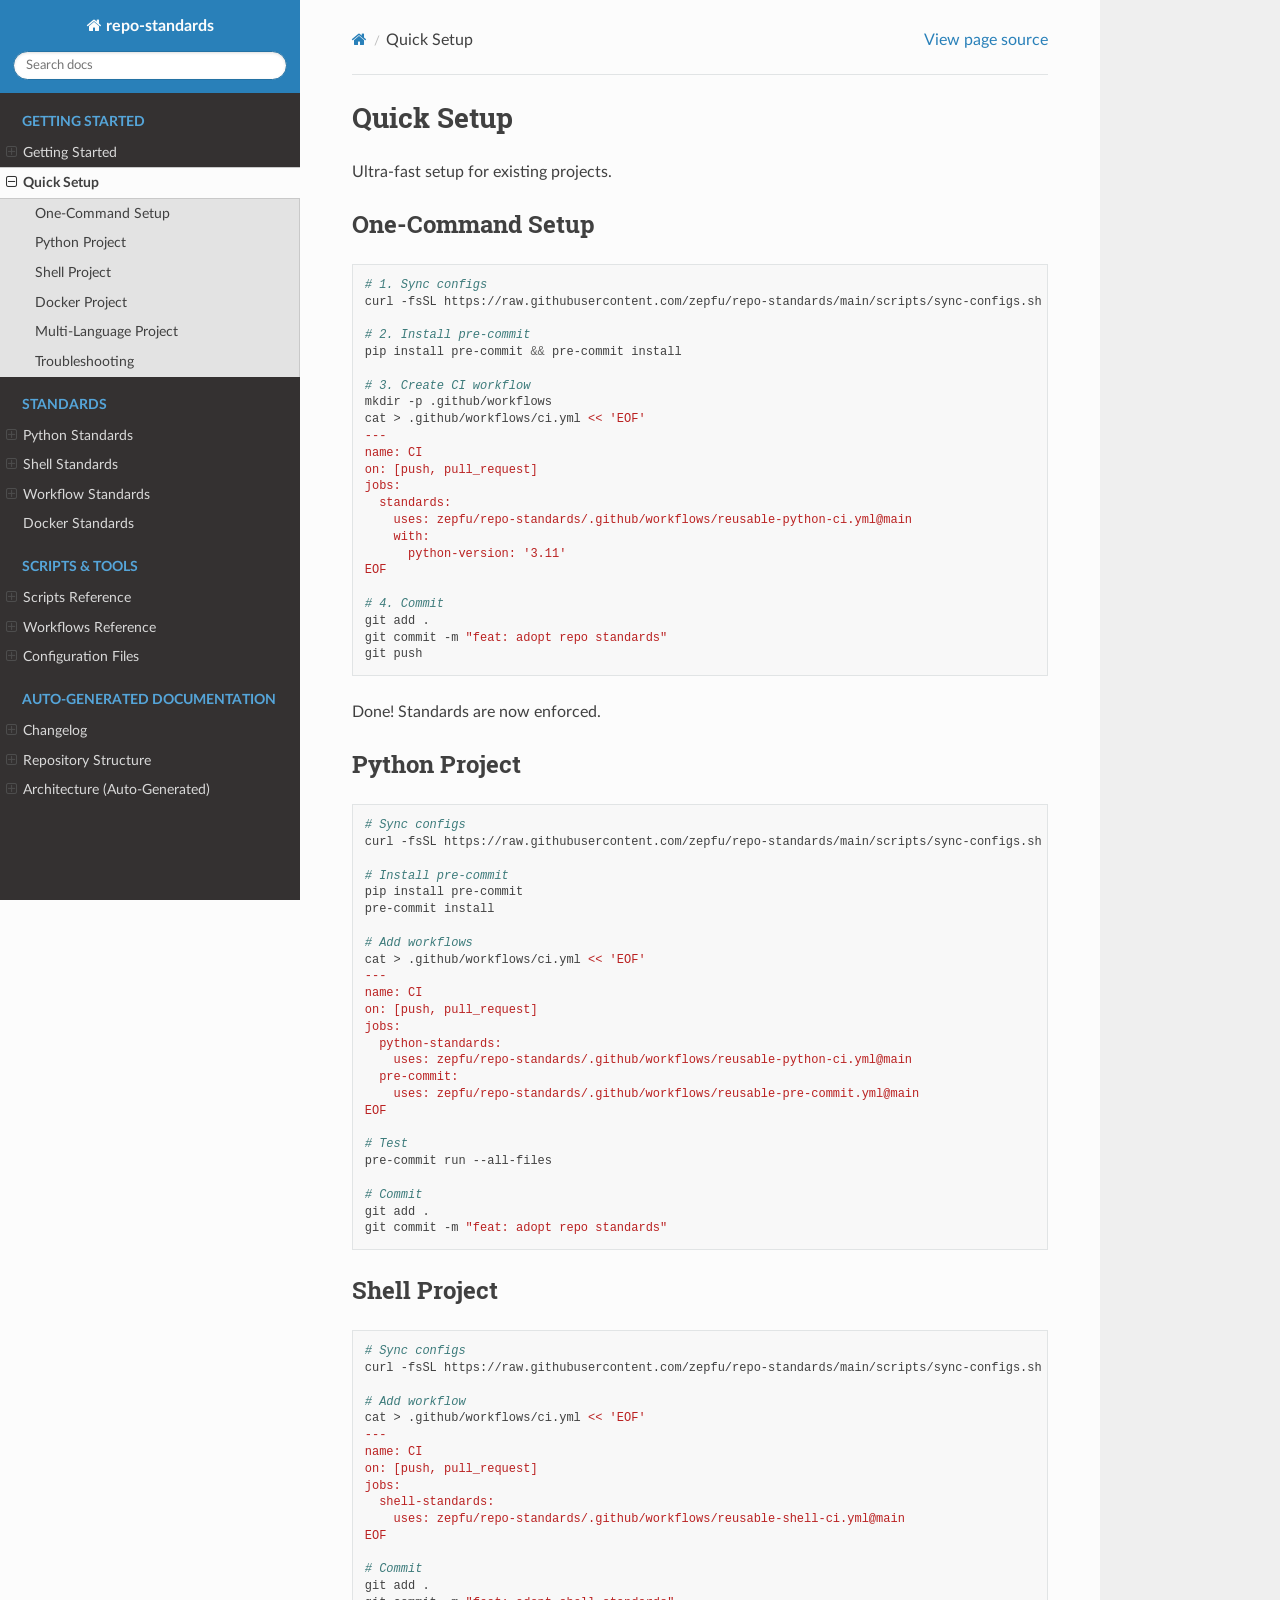
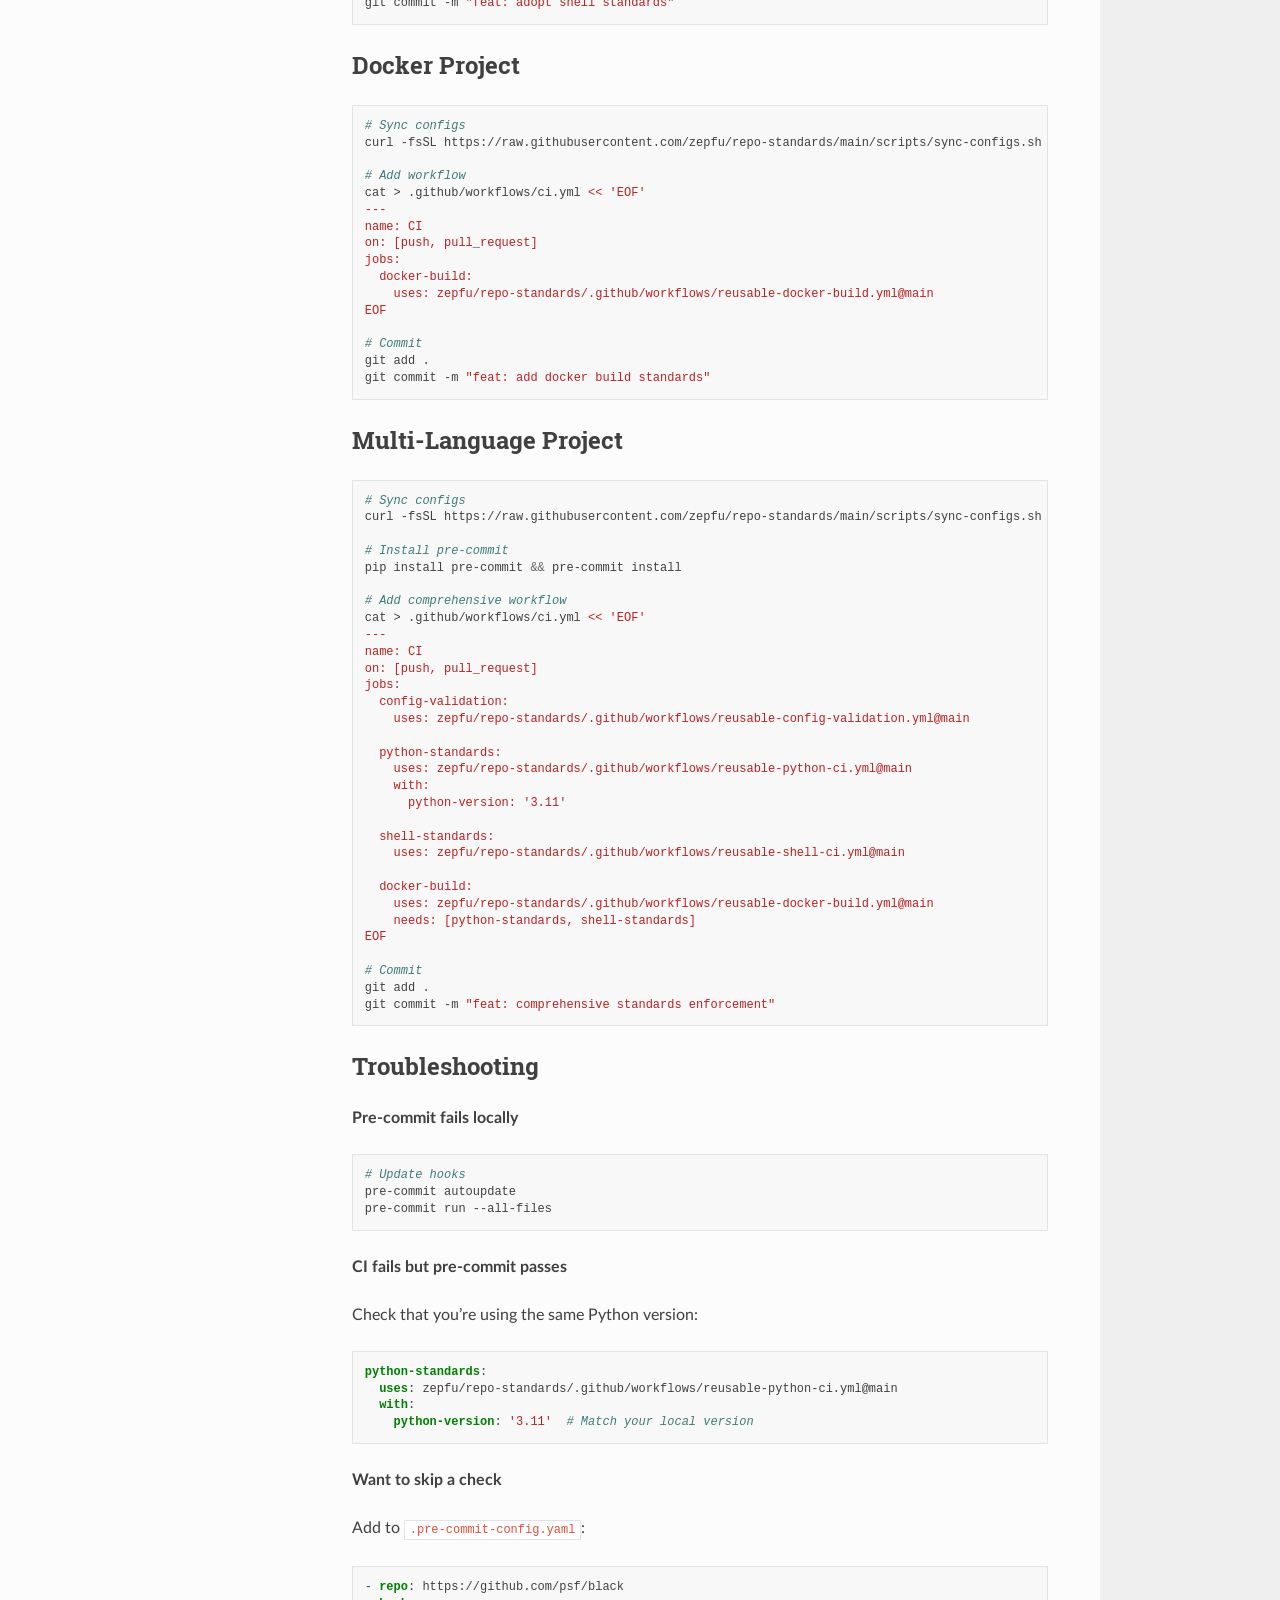
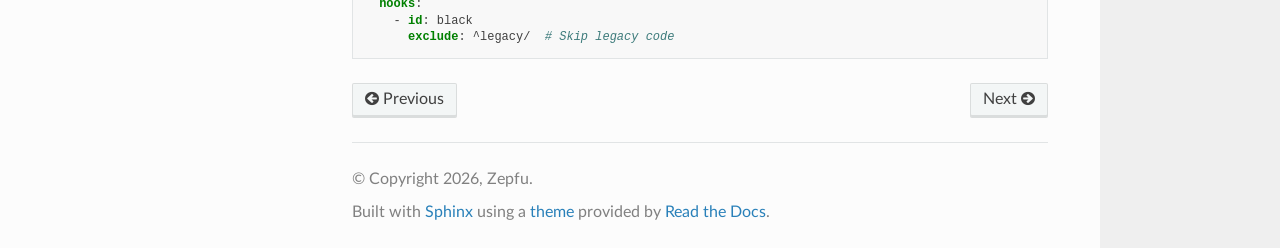
<file: guides/quick-setup.html>
<!DOCTYPE html>
<html class="writer-html5" lang="en" data-content_root="../">
<head>
  <meta charset="utf-8" /><meta name="viewport" content="width=device-width, initial-scale=1" />

  <meta name="viewport" content="width=device-width, initial-scale=1.0" />
  <title>Quick Setup &mdash; repo-standards Documentation</title>
      <link rel="stylesheet" type="text/css" href="../_static/pygments.css?v=b86133f3" />
      <link rel="stylesheet" type="text/css" href="../_static/css/theme.css?v=9edc463e" />
      <link rel="stylesheet" type="text/css" href="../_static/custom.css?v=7ad5552a" />

  
      <script src="../_static/jquery.js?v=5d32c60e"></script>
      <script src="../_static/_sphinx_javascript_frameworks_compat.js?v=2cd50e6c"></script>
      <script src="../_static/documentation_options.js?v=8d563738"></script>
      <script src="../_static/doctools.js?v=fd6eb6e6"></script>
      <script src="../_static/sphinx_highlight.js?v=6ffebe34"></script>
    <script src="../_static/js/theme.js"></script>
    <link rel="index" title="Index" href="../genindex.html" />
    <link rel="search" title="Search" href="../search.html" />
    <link rel="next" title="Python Standards" href="python-standards.html" />
    <link rel="prev" title="Getting Started" href="getting-started.html" /> 
</head>

<body class="wy-body-for-nav"> 
  <div class="wy-grid-for-nav">
    <nav data-toggle="wy-nav-shift" class="wy-nav-side">
      <div class="wy-side-scroll">
        <div class="wy-side-nav-search" >

          
          
          <a href="../index.html" class="icon icon-home">
            repo-standards
          </a>
<div role="search">
  <form id="rtd-search-form" class="wy-form" action="../search.html" method="get">
    <input type="text" name="q" placeholder="Search docs" aria-label="Search docs" />
    <input type="hidden" name="check_keywords" value="yes" />
    <input type="hidden" name="area" value="default" />
  </form>
</div>
        </div><div class="wy-menu wy-menu-vertical" data-spy="affix" role="navigation" aria-label="Navigation menu">
              <p class="caption" role="heading"><span class="caption-text">Getting Started</span></p>
<ul class="current">
<li class="toctree-l1"><a class="reference internal" href="getting-started.html">Getting Started</a><ul>
<li class="toctree-l2"><a class="reference internal" href="getting-started.html#overview">Overview</a></li>
<li class="toctree-l2"><a class="reference internal" href="getting-started.html#quick-setup">Quick Setup</a></li>
<li class="toctree-l2"><a class="reference internal" href="getting-started.html#what-gets-enforced">What Gets Enforced</a><ul>
<li class="toctree-l3"><a class="reference internal" href="getting-started.html#python-code">Python Code</a></li>
<li class="toctree-l3"><a class="reference internal" href="getting-started.html#shell-scripts">Shell Scripts</a></li>
<li class="toctree-l3"><a class="reference internal" href="getting-started.html#yaml-files">YAML Files</a></li>
<li class="toctree-l3"><a class="reference internal" href="getting-started.html#general">General</a></li>
</ul>
</li>
<li class="toctree-l2"><a class="reference internal" href="getting-started.html#next-steps">Next Steps</a></li>
</ul>
</li>
<li class="toctree-l1 current"><a class="current reference internal" href="#">Quick Setup</a><ul>
<li class="toctree-l2"><a class="reference internal" href="#one-command-setup">One-Command Setup</a></li>
<li class="toctree-l2"><a class="reference internal" href="#python-project">Python Project</a></li>
<li class="toctree-l2"><a class="reference internal" href="#shell-project">Shell Project</a></li>
<li class="toctree-l2"><a class="reference internal" href="#docker-project">Docker Project</a></li>
<li class="toctree-l2"><a class="reference internal" href="#multi-language-project">Multi-Language Project</a></li>
<li class="toctree-l2"><a class="reference internal" href="#troubleshooting">Troubleshooting</a></li>
</ul>
</li>
</ul>
<p class="caption" role="heading"><span class="caption-text">Standards</span></p>
<ul>
<li class="toctree-l1"><a class="reference internal" href="python-standards.html">Python Standards</a><ul>
<li class="toctree-l2"><a class="reference internal" href="python-standards.html#overview">Overview</a></li>
<li class="toctree-l2"><a class="reference internal" href="python-standards.html#formatting-with-black">Formatting with Black</a><ul>
<li class="toctree-l3"><a class="reference internal" href="python-standards.html#configuration">Configuration</a></li>
<li class="toctree-l3"><a class="reference internal" href="python-standards.html#usage">Usage</a></li>
</ul>
</li>
<li class="toctree-l2"><a class="reference internal" href="python-standards.html#import-sorting-with-isort">Import Sorting with isort</a><ul>
<li class="toctree-l3"><a class="reference internal" href="python-standards.html#id1">Configuration</a></li>
<li class="toctree-l3"><a class="reference internal" href="python-standards.html#id2">Usage</a></li>
</ul>
</li>
<li class="toctree-l2"><a class="reference internal" href="python-standards.html#linting-with-flake8">Linting with Flake8</a><ul>
<li class="toctree-l3"><a class="reference internal" href="python-standards.html#id3">Configuration</a></li>
<li class="toctree-l3"><a class="reference internal" href="python-standards.html#id4">Usage</a></li>
<li class="toctree-l3"><a class="reference internal" href="python-standards.html#common-rules">Common Rules</a></li>
</ul>
</li>
<li class="toctree-l2"><a class="reference internal" href="python-standards.html#style-guidelines">Style Guidelines</a><ul>
<li class="toctree-l3"><a class="reference internal" href="python-standards.html#docstrings">Docstrings</a></li>
<li class="toctree-l3"><a class="reference internal" href="python-standards.html#type-hints">Type Hints</a></li>
<li class="toctree-l3"><a class="reference internal" href="python-standards.html#imports">Imports</a></li>
<li class="toctree-l3"><a class="reference internal" href="python-standards.html#line-length">Line Length</a></li>
</ul>
</li>
<li class="toctree-l2"><a class="reference internal" href="python-standards.html#enforcement">Enforcement</a><ul>
<li class="toctree-l3"><a class="reference internal" href="python-standards.html#pre-commit-hooks">Pre-commit Hooks</a></li>
<li class="toctree-l3"><a class="reference internal" href="python-standards.html#github-actions">GitHub Actions</a></li>
</ul>
</li>
<li class="toctree-l2"><a class="reference internal" href="python-standards.html#best-practices">Best Practices</a><ul>
<li class="toctree-l3"><a class="reference internal" href="python-standards.html#project-structure">Project Structure</a></li>
<li class="toctree-l3"><a class="reference internal" href="python-standards.html#testing">Testing</a></li>
<li class="toctree-l3"><a class="reference internal" href="python-standards.html#virtual-environments">Virtual Environments</a></li>
</ul>
</li>
<li class="toctree-l2"><a class="reference internal" href="python-standards.html#common-issues">Common Issues</a></li>
<li class="toctree-l2"><a class="reference internal" href="python-standards.html#see-also">See Also</a></li>
</ul>
</li>
<li class="toctree-l1"><a class="reference internal" href="shell-standards.html">Shell Standards</a><ul>
<li class="toctree-l2"><a class="reference internal" href="shell-standards.html#overview">Overview</a></li>
<li class="toctree-l2"><a class="reference internal" href="shell-standards.html#shellcheck">ShellCheck</a><ul>
<li class="toctree-l3"><a class="reference internal" href="shell-standards.html#configuration">Configuration</a></li>
<li class="toctree-l3"><a class="reference internal" href="shell-standards.html#usage">Usage</a></li>
<li class="toctree-l3"><a class="reference internal" href="shell-standards.html#common-rules">Common Rules</a></li>
</ul>
</li>
<li class="toctree-l2"><a class="reference internal" href="shell-standards.html#script-template">Script Template</a><ul>
<li class="toctree-l3"><a class="reference internal" href="shell-standards.html#standard-template">Standard Template</a></li>
</ul>
</li>
<li class="toctree-l2"><a class="reference internal" href="shell-standards.html#style-guidelines">Style Guidelines</a><ul>
<li class="toctree-l3"><a class="reference internal" href="shell-standards.html#quoting">Quoting</a></li>
<li class="toctree-l3"><a class="reference internal" href="shell-standards.html#arrays">Arrays</a></li>
<li class="toctree-l3"><a class="reference internal" href="shell-standards.html#conditionals">Conditionals</a></li>
<li class="toctree-l3"><a class="reference internal" href="shell-standards.html#functions">Functions</a></li>
<li class="toctree-l3"><a class="reference internal" href="shell-standards.html#error-handling">Error Handling</a></li>
</ul>
</li>
<li class="toctree-l2"><a class="reference internal" href="shell-standards.html#common-patterns">Common Patterns</a><ul>
<li class="toctree-l3"><a class="reference internal" href="shell-standards.html#check-if-command-exists">Check if command exists</a></li>
<li class="toctree-l3"><a class="reference internal" href="shell-standards.html#read-file-line-by-line">Read file line by line</a></li>
<li class="toctree-l3"><a class="reference internal" href="shell-standards.html#iterate-over-files">Iterate over files</a></li>
</ul>
</li>
<li class="toctree-l2"><a class="reference internal" href="shell-standards.html#enforcement">Enforcement</a><ul>
<li class="toctree-l3"><a class="reference internal" href="shell-standards.html#pre-commit">Pre-commit</a></li>
<li class="toctree-l3"><a class="reference internal" href="shell-standards.html#github-actions">GitHub Actions</a></li>
</ul>
</li>
<li class="toctree-l2"><a class="reference internal" href="shell-standards.html#best-practices">Best Practices</a><ul>
<li class="toctree-l3"><a class="reference internal" href="shell-standards.html#portability">Portability</a></li>
<li class="toctree-l3"><a class="reference internal" href="shell-standards.html#security">Security</a></li>
<li class="toctree-l3"><a class="reference internal" href="shell-standards.html#performance">Performance</a></li>
<li class="toctree-l3"><a class="reference internal" href="shell-standards.html#documentation">Documentation</a></li>
</ul>
</li>
<li class="toctree-l2"><a class="reference internal" href="shell-standards.html#common-issues">Common Issues</a></li>
<li class="toctree-l2"><a class="reference internal" href="shell-standards.html#see-also">See Also</a></li>
</ul>
</li>
<li class="toctree-l1"><a class="reference internal" href="workflow-standards.html">Workflow Standards</a><ul>
<li class="toctree-l2"><a class="reference internal" href="workflow-standards.html#reusable-workflows">Reusable Workflows</a></li>
<li class="toctree-l2"><a class="reference internal" href="workflow-standards.html#available-workflows">Available Workflows</a><ul>
<li class="toctree-l3"><a class="reference internal" href="workflow-standards.html#python-ci">Python CI</a></li>
<li class="toctree-l3"><a class="reference internal" href="workflow-standards.html#shell-ci">Shell CI</a></li>
<li class="toctree-l3"><a class="reference internal" href="workflow-standards.html#docker-build">Docker Build</a></li>
<li class="toctree-l3"><a class="reference internal" href="workflow-standards.html#pre-commit">Pre-commit</a></li>
<li class="toctree-l3"><a class="reference internal" href="workflow-standards.html#config-validation">Config Validation</a></li>
<li class="toctree-l3"><a class="reference internal" href="workflow-standards.html#architecture-update">Architecture Update</a></li>
</ul>
</li>
<li class="toctree-l2"><a class="reference internal" href="workflow-standards.html#complete-example">Complete Example</a></li>
<li class="toctree-l2"><a class="reference internal" href="workflow-standards.html#best-practices">Best Practices</a><ul>
<li class="toctree-l3"><a class="reference internal" href="workflow-standards.html#versioning">Versioning</a></li>
<li class="toctree-l3"><a class="reference internal" href="workflow-standards.html#dependencies">Dependencies</a></li>
<li class="toctree-l3"><a class="reference internal" href="workflow-standards.html#permissions">Permissions</a></li>
<li class="toctree-l3"><a class="reference internal" href="workflow-standards.html#triggers">Triggers</a></li>
</ul>
</li>
<li class="toctree-l2"><a class="reference internal" href="workflow-standards.html#common-patterns">Common Patterns</a><ul>
<li class="toctree-l3"><a class="reference internal" href="workflow-standards.html#multi-language-project">Multi-Language Project</a></li>
<li class="toctree-l3"><a class="reference internal" href="workflow-standards.html#monorepo">Monorepo</a></li>
</ul>
</li>
<li class="toctree-l2"><a class="reference internal" href="workflow-standards.html#see-also">See Also</a></li>
</ul>
</li>
<li class="toctree-l1"><a class="reference internal" href="docker-standards.html">Docker Standards</a></li>
</ul>
<p class="caption" role="heading"><span class="caption-text">Scripts &amp; Tools</span></p>
<ul>
<li class="toctree-l1"><a class="reference internal" href="../reference/scripts.html">Scripts Reference</a><ul>
<li class="toctree-l2"><a class="reference internal" href="../reference/scripts.html#changelog-py">changelog.py</a></li>
<li class="toctree-l2"><a class="reference internal" href="../reference/scripts.html#repo-map-py">repo_map.py</a></li>
<li class="toctree-l2"><a class="reference internal" href="../reference/scripts.html#generate-architecture-py">generate_architecture.py</a></li>
<li class="toctree-l2"><a class="reference internal" href="../reference/scripts.html#sync-configs-sh">sync-configs.sh</a></li>
</ul>
</li>
<li class="toctree-l1"><a class="reference internal" href="../reference/workflows.html">Workflows Reference</a><ul>
<li class="toctree-l2"><a class="reference internal" href="../reference/workflows.html#available-workflows">Available Workflows</a><ul>
<li class="toctree-l3"><a class="reference internal" href="../reference/workflows.html#reusable-python-ci-yml">reusable-python-ci.yml</a></li>
<li class="toctree-l3"><a class="reference internal" href="../reference/workflows.html#reusable-shell-ci-yml">reusable-shell-ci.yml</a></li>
<li class="toctree-l3"><a class="reference internal" href="../reference/workflows.html#reusable-docker-build-yml">reusable-docker-build.yml</a></li>
<li class="toctree-l3"><a class="reference internal" href="../reference/workflows.html#reusable-pre-commit-yml">reusable-pre-commit.yml</a></li>
<li class="toctree-l3"><a class="reference internal" href="../reference/workflows.html#reusable-config-validation-yml">reusable-config-validation.yml</a></li>
<li class="toctree-l3"><a class="reference internal" href="../reference/workflows.html#reusable-update-architecture-yml">reusable-update-architecture.yml</a></li>
</ul>
</li>
</ul>
</li>
<li class="toctree-l1"><a class="reference internal" href="../reference/configs.html">Configuration Files</a><ul>
<li class="toctree-l2"><a class="reference internal" href="../reference/configs.html#gitattributes">.gitattributes</a></li>
<li class="toctree-l2"><a class="reference internal" href="../reference/configs.html#gitignore">.gitignore</a></li>
<li class="toctree-l2"><a class="reference internal" href="../reference/configs.html#editorconfig">.editorconfig</a></li>
<li class="toctree-l2"><a class="reference internal" href="../reference/configs.html#flake8">.flake8</a></li>
<li class="toctree-l2"><a class="reference internal" href="../reference/configs.html#shellcheckrc">.shellcheckrc</a></li>
<li class="toctree-l2"><a class="reference internal" href="../reference/configs.html#pre-commit-config-yaml">.pre-commit-config.yaml</a></li>
<li class="toctree-l2"><a class="reference internal" href="../reference/configs.html#pyproject-toml">pyproject.toml</a></li>
</ul>
</li>
</ul>
<p class="caption" role="heading"><span class="caption-text">Auto-Generated Documentation</span></p>
<ul>
<li class="toctree-l1"><a class="reference internal" href="../auto/CHANGELOG.html">Changelog</a><ul>
<li class="toctree-l2"><a class="reference internal" href="../auto/CHANGELOG.html#unreleased">[Unreleased]</a><ul>
<li class="toctree-l3"><a class="reference internal" href="../auto/CHANGELOG.html#added">Added</a></li>
<li class="toctree-l3"><a class="reference internal" href="../auto/CHANGELOG.html#changed">Changed</a></li>
<li class="toctree-l3"><a class="reference internal" href="../auto/CHANGELOG.html#fixed">Fixed</a></li>
</ul>
</li>
</ul>
</li>
<li class="toctree-l1"><a class="reference internal" href="../auto/REPO_MAP.html">Repository Structure</a><ul>
<li class="toctree-l2"><a class="reference internal" href="../auto/REPO_MAP.html#table-of-contents">Table of Contents</a></li>
<li class="toctree-l2"><a class="reference internal" href="../auto/REPO_MAP.html#directory-tree">Directory Tree</a></li>
<li class="toctree-l2"><a class="reference internal" href="../auto/REPO_MAP.html#key-files">Key Files</a><ul>
<li class="toctree-l3"><a class="reference internal" href="../auto/REPO_MAP.html#important-files">Important Files</a></li>
</ul>
</li>
<li class="toctree-l2"><a class="reference internal" href="../auto/REPO_MAP.html#configuration-files">Configuration Files</a></li>
<li class="toctree-l2"><a class="reference internal" href="../auto/REPO_MAP.html#documentation">Documentation</a></li>
<li class="toctree-l2"><a class="reference internal" href="../auto/REPO_MAP.html#scripts">Scripts</a></li>
</ul>
</li>
<li class="toctree-l1"><a class="reference internal" href="../auto/ARCHITECTURE_AUTO.html">Architecture (Auto-Generated)</a><ul>
<li class="toctree-l2"><a class="reference internal" href="../auto/ARCHITECTURE_AUTO.html#overview">Overview</a><ul>
<li class="toctree-l3"><a class="reference internal" href="../auto/ARCHITECTURE_AUTO.html#detected-patterns">Detected Patterns</a></li>
</ul>
</li>
<li class="toctree-l2"><a class="reference internal" href="../auto/ARCHITECTURE_AUTO.html#flowchart-diagram">Flowchart Diagram</a></li>
<li class="toctree-l2"><a class="reference internal" href="../auto/ARCHITECTURE_AUTO.html#state-diagram">State Diagram</a></li>
<li class="toctree-l2"><a class="reference internal" href="../auto/ARCHITECTURE_AUTO.html#sequence-diagram">Sequence Diagram</a></li>
<li class="toctree-l2"><a class="reference internal" href="../auto/ARCHITECTURE_AUTO.html#architecture-diagram">Architecture Diagram</a></li>
<li class="toctree-l2"><a class="reference internal" href="../auto/ARCHITECTURE_AUTO.html#er-diagram">Er Diagram</a></li>
<li class="toctree-l2"><a class="reference internal" href="../auto/ARCHITECTURE_AUTO.html#class-diagram">Class Diagram</a></li>
<li class="toctree-l2"><a class="reference internal" href="../auto/ARCHITECTURE_AUTO.html#journey-diagram">Journey Diagram</a></li>
<li class="toctree-l2"><a class="reference internal" href="../auto/ARCHITECTURE_AUTO.html#mindmap-diagram">Mindmap Diagram</a></li>
<li class="toctree-l2"><a class="reference internal" href="../auto/ARCHITECTURE_AUTO.html#workflow-pipeline-diagram">Workflow Pipeline Diagram</a></li>
<li class="toctree-l2"><a class="reference internal" href="../auto/ARCHITECTURE_AUTO.html#workflow-triggers-diagram">Workflow Triggers Diagram</a></li>
<li class="toctree-l2"><a class="reference internal" href="../auto/ARCHITECTURE_AUTO.html#workflow-jobs-diagram">Workflow Jobs Diagram</a></li>
<li class="toctree-l2"><a class="reference internal" href="../auto/ARCHITECTURE_AUTO.html#development-workflows">Development Workflows</a><ul>
<li class="toctree-l3"><a class="reference internal" href="../auto/ARCHITECTURE_AUTO.html#github-workflows-summary">GitHub Workflows Summary</a></li>
</ul>
</li>
<li class="toctree-l2"><a class="reference internal" href="../auto/ARCHITECTURE_AUTO.html#module-summary">Module Summary</a><ul>
<li class="toctree-l3"><a class="reference internal" href="../auto/ARCHITECTURE_AUTO.html#docs-conf"><code class="docutils literal notranslate"><span class="pre">docs.conf</span></code></a></li>
<li class="toctree-l3"><a class="reference internal" href="../auto/ARCHITECTURE_AUTO.html#scripts-changelog"><code class="docutils literal notranslate"><span class="pre">scripts.changelog</span></code></a></li>
<li class="toctree-l3"><a class="reference internal" href="../auto/ARCHITECTURE_AUTO.html#scripts-generate-architecture"><code class="docutils literal notranslate"><span class="pre">scripts.generate_architecture</span></code></a></li>
<li class="toctree-l3"><a class="reference internal" href="../auto/ARCHITECTURE_AUTO.html#scripts-repo-map"><code class="docutils literal notranslate"><span class="pre">scripts.repo_map</span></code></a></li>
</ul>
</li>
</ul>
</li>
</ul>

        </div>
      </div>
    </nav>

    <section data-toggle="wy-nav-shift" class="wy-nav-content-wrap"><nav class="wy-nav-top" aria-label="Mobile navigation menu" >
          <i data-toggle="wy-nav-top" class="fa fa-bars"></i>
          <a href="../index.html">repo-standards</a>
      </nav>

      <div class="wy-nav-content">
        <div class="rst-content">
          <div role="navigation" aria-label="Page navigation">
  <ul class="wy-breadcrumbs">
      <li><a href="../index.html" class="icon icon-home" aria-label="Home"></a></li>
      <li class="breadcrumb-item active">Quick Setup</li>
      <li class="wy-breadcrumbs-aside">
            <a href="../_sources/guides/quick-setup.rst.txt" rel="nofollow"> View page source</a>
      </li>
  </ul>
  <hr/>
</div>
          <div role="main" class="document" itemscope="itemscope" itemtype="http://schema.org/Article">
           <div itemprop="articleBody">
             
  <section id="quick-setup">
<h1>Quick Setup<a class="headerlink" href="#quick-setup" title="Link to this heading"></a></h1>
<p>Ultra-fast setup for existing projects.</p>
<section id="one-command-setup">
<h2>One-Command Setup<a class="headerlink" href="#one-command-setup" title="Link to this heading"></a></h2>
<div class="highlight-bash notranslate"><div class="highlight"><pre><span></span><span class="c1"># 1. Sync configs</span>
curl<span class="w"> </span>-fsSL<span class="w"> </span>https://raw.githubusercontent.com/zepfu/repo-standards/main/scripts/sync-configs.sh<span class="w"> </span><span class="p">|</span><span class="w"> </span>bash

<span class="c1"># 2. Install pre-commit</span>
pip<span class="w"> </span>install<span class="w"> </span>pre-commit<span class="w"> </span><span class="o">&amp;&amp;</span><span class="w"> </span>pre-commit<span class="w"> </span>install

<span class="c1"># 3. Create CI workflow</span>
mkdir<span class="w"> </span>-p<span class="w"> </span>.github/workflows
cat<span class="w"> </span>&gt;<span class="w"> </span>.github/workflows/ci.yml<span class="w"> </span><span class="s">&lt;&lt; &#39;EOF&#39;</span>
<span class="s">---</span>
<span class="s">name: CI</span>
<span class="s">on: [push, pull_request]</span>
<span class="s">jobs:</span>
<span class="s">  standards:</span>
<span class="s">    uses: zepfu/repo-standards/.github/workflows/reusable-python-ci.yml@main</span>
<span class="s">    with:</span>
<span class="s">      python-version: &#39;3.11&#39;</span>
<span class="s">EOF</span>

<span class="c1"># 4. Commit</span>
git<span class="w"> </span>add<span class="w"> </span>.
git<span class="w"> </span>commit<span class="w"> </span>-m<span class="w"> </span><span class="s2">&quot;feat: adopt repo standards&quot;</span>
git<span class="w"> </span>push
</pre></div>
</div>
<p>Done! Standards are now enforced.</p>
</section>
<section id="python-project">
<h2>Python Project<a class="headerlink" href="#python-project" title="Link to this heading"></a></h2>
<div class="highlight-bash notranslate"><div class="highlight"><pre><span></span><span class="c1"># Sync configs</span>
curl<span class="w"> </span>-fsSL<span class="w"> </span>https://raw.githubusercontent.com/zepfu/repo-standards/main/scripts/sync-configs.sh<span class="w"> </span><span class="p">|</span><span class="w"> </span>bash

<span class="c1"># Install pre-commit</span>
pip<span class="w"> </span>install<span class="w"> </span>pre-commit
pre-commit<span class="w"> </span>install

<span class="c1"># Add workflows</span>
cat<span class="w"> </span>&gt;<span class="w"> </span>.github/workflows/ci.yml<span class="w"> </span><span class="s">&lt;&lt; &#39;EOF&#39;</span>
<span class="s">---</span>
<span class="s">name: CI</span>
<span class="s">on: [push, pull_request]</span>
<span class="s">jobs:</span>
<span class="s">  python-standards:</span>
<span class="s">    uses: zepfu/repo-standards/.github/workflows/reusable-python-ci.yml@main</span>
<span class="s">  pre-commit:</span>
<span class="s">    uses: zepfu/repo-standards/.github/workflows/reusable-pre-commit.yml@main</span>
<span class="s">EOF</span>

<span class="c1"># Test</span>
pre-commit<span class="w"> </span>run<span class="w"> </span>--all-files

<span class="c1"># Commit</span>
git<span class="w"> </span>add<span class="w"> </span>.
git<span class="w"> </span>commit<span class="w"> </span>-m<span class="w"> </span><span class="s2">&quot;feat: adopt repo standards&quot;</span>
</pre></div>
</div>
</section>
<section id="shell-project">
<h2>Shell Project<a class="headerlink" href="#shell-project" title="Link to this heading"></a></h2>
<div class="highlight-bash notranslate"><div class="highlight"><pre><span></span><span class="c1"># Sync configs</span>
curl<span class="w"> </span>-fsSL<span class="w"> </span>https://raw.githubusercontent.com/zepfu/repo-standards/main/scripts/sync-configs.sh<span class="w"> </span><span class="p">|</span><span class="w"> </span>bash

<span class="c1"># Add workflow</span>
cat<span class="w"> </span>&gt;<span class="w"> </span>.github/workflows/ci.yml<span class="w"> </span><span class="s">&lt;&lt; &#39;EOF&#39;</span>
<span class="s">---</span>
<span class="s">name: CI</span>
<span class="s">on: [push, pull_request]</span>
<span class="s">jobs:</span>
<span class="s">  shell-standards:</span>
<span class="s">    uses: zepfu/repo-standards/.github/workflows/reusable-shell-ci.yml@main</span>
<span class="s">EOF</span>

<span class="c1"># Commit</span>
git<span class="w"> </span>add<span class="w"> </span>.
git<span class="w"> </span>commit<span class="w"> </span>-m<span class="w"> </span><span class="s2">&quot;feat: adopt shell standards&quot;</span>
</pre></div>
</div>
</section>
<section id="docker-project">
<h2>Docker Project<a class="headerlink" href="#docker-project" title="Link to this heading"></a></h2>
<div class="highlight-bash notranslate"><div class="highlight"><pre><span></span><span class="c1"># Sync configs</span>
curl<span class="w"> </span>-fsSL<span class="w"> </span>https://raw.githubusercontent.com/zepfu/repo-standards/main/scripts/sync-configs.sh<span class="w"> </span><span class="p">|</span><span class="w"> </span>bash

<span class="c1"># Add workflow</span>
cat<span class="w"> </span>&gt;<span class="w"> </span>.github/workflows/ci.yml<span class="w"> </span><span class="s">&lt;&lt; &#39;EOF&#39;</span>
<span class="s">---</span>
<span class="s">name: CI</span>
<span class="s">on: [push, pull_request]</span>
<span class="s">jobs:</span>
<span class="s">  docker-build:</span>
<span class="s">    uses: zepfu/repo-standards/.github/workflows/reusable-docker-build.yml@main</span>
<span class="s">EOF</span>

<span class="c1"># Commit</span>
git<span class="w"> </span>add<span class="w"> </span>.
git<span class="w"> </span>commit<span class="w"> </span>-m<span class="w"> </span><span class="s2">&quot;feat: add docker build standards&quot;</span>
</pre></div>
</div>
</section>
<section id="multi-language-project">
<h2>Multi-Language Project<a class="headerlink" href="#multi-language-project" title="Link to this heading"></a></h2>
<div class="highlight-bash notranslate"><div class="highlight"><pre><span></span><span class="c1"># Sync configs</span>
curl<span class="w"> </span>-fsSL<span class="w"> </span>https://raw.githubusercontent.com/zepfu/repo-standards/main/scripts/sync-configs.sh<span class="w"> </span><span class="p">|</span><span class="w"> </span>bash

<span class="c1"># Install pre-commit</span>
pip<span class="w"> </span>install<span class="w"> </span>pre-commit<span class="w"> </span><span class="o">&amp;&amp;</span><span class="w"> </span>pre-commit<span class="w"> </span>install

<span class="c1"># Add comprehensive workflow</span>
cat<span class="w"> </span>&gt;<span class="w"> </span>.github/workflows/ci.yml<span class="w"> </span><span class="s">&lt;&lt; &#39;EOF&#39;</span>
<span class="s">---</span>
<span class="s">name: CI</span>
<span class="s">on: [push, pull_request]</span>
<span class="s">jobs:</span>
<span class="s">  config-validation:</span>
<span class="s">    uses: zepfu/repo-standards/.github/workflows/reusable-config-validation.yml@main</span>

<span class="s">  python-standards:</span>
<span class="s">    uses: zepfu/repo-standards/.github/workflows/reusable-python-ci.yml@main</span>
<span class="s">    with:</span>
<span class="s">      python-version: &#39;3.11&#39;</span>

<span class="s">  shell-standards:</span>
<span class="s">    uses: zepfu/repo-standards/.github/workflows/reusable-shell-ci.yml@main</span>

<span class="s">  docker-build:</span>
<span class="s">    uses: zepfu/repo-standards/.github/workflows/reusable-docker-build.yml@main</span>
<span class="s">    needs: [python-standards, shell-standards]</span>
<span class="s">EOF</span>

<span class="c1"># Commit</span>
git<span class="w"> </span>add<span class="w"> </span>.
git<span class="w"> </span>commit<span class="w"> </span>-m<span class="w"> </span><span class="s2">&quot;feat: comprehensive standards enforcement&quot;</span>
</pre></div>
</div>
</section>
<section id="troubleshooting">
<h2>Troubleshooting<a class="headerlink" href="#troubleshooting" title="Link to this heading"></a></h2>
<p><strong>Pre-commit fails locally</strong></p>
<div class="highlight-bash notranslate"><div class="highlight"><pre><span></span><span class="c1"># Update hooks</span>
pre-commit<span class="w"> </span>autoupdate
pre-commit<span class="w"> </span>run<span class="w"> </span>--all-files
</pre></div>
</div>
<p><strong>CI fails but pre-commit passes</strong></p>
<p>Check that you’re using the same Python version:</p>
<div class="highlight-yaml notranslate"><div class="highlight"><pre><span></span><span class="nt">python-standards</span><span class="p">:</span>
<span class="w">  </span><span class="nt">uses</span><span class="p">:</span><span class="w"> </span><span class="l l-Scalar l-Scalar-Plain">zepfu/repo-standards/.github/workflows/reusable-python-ci.yml@main</span>
<span class="w">  </span><span class="nt">with</span><span class="p">:</span>
<span class="w">    </span><span class="nt">python-version</span><span class="p">:</span><span class="w"> </span><span class="s">&#39;3.11&#39;</span><span class="w">  </span><span class="c1"># Match your local version</span>
</pre></div>
</div>
<p><strong>Want to skip a check</strong></p>
<p>Add to <code class="docutils literal notranslate"><span class="pre">.pre-commit-config.yaml</span></code>:</p>
<div class="highlight-yaml notranslate"><div class="highlight"><pre><span></span><span class="p p-Indicator">-</span><span class="w"> </span><span class="nt">repo</span><span class="p">:</span><span class="w"> </span><span class="l l-Scalar l-Scalar-Plain">https://github.com/psf/black</span>
<span class="w">  </span><span class="nt">hooks</span><span class="p">:</span>
<span class="w">    </span><span class="p p-Indicator">-</span><span class="w"> </span><span class="nt">id</span><span class="p">:</span><span class="w"> </span><span class="l l-Scalar l-Scalar-Plain">black</span>
<span class="w">      </span><span class="nt">exclude</span><span class="p">:</span><span class="w"> </span><span class="l l-Scalar l-Scalar-Plain">^legacy/</span><span class="w">  </span><span class="c1"># Skip legacy code</span>
</pre></div>
</div>
</section>
</section>


           </div>
          </div>
          <footer><div class="rst-footer-buttons" role="navigation" aria-label="Footer">
        <a href="getting-started.html" class="btn btn-neutral float-left" title="Getting Started" accesskey="p" rel="prev"><span class="fa fa-arrow-circle-left" aria-hidden="true"></span> Previous</a>
        <a href="python-standards.html" class="btn btn-neutral float-right" title="Python Standards" accesskey="n" rel="next">Next <span class="fa fa-arrow-circle-right" aria-hidden="true"></span></a>
    </div>

  <hr/>

  <div role="contentinfo">
    <p>&#169; Copyright 2026, Zepfu.</p>
  </div>

  Built with <a href="https://www.sphinx-doc.org/">Sphinx</a> using a
    <a href="https://github.com/readthedocs/sphinx_rtd_theme">theme</a>
    provided by <a href="https://readthedocs.org">Read the Docs</a>.
   

</footer>
        </div>
      </div>
    </section>
  </div>
  <script>
      jQuery(function () {
          SphinxRtdTheme.Navigation.enable(true);
      });
  </script> 

</body>
</html>
</file>
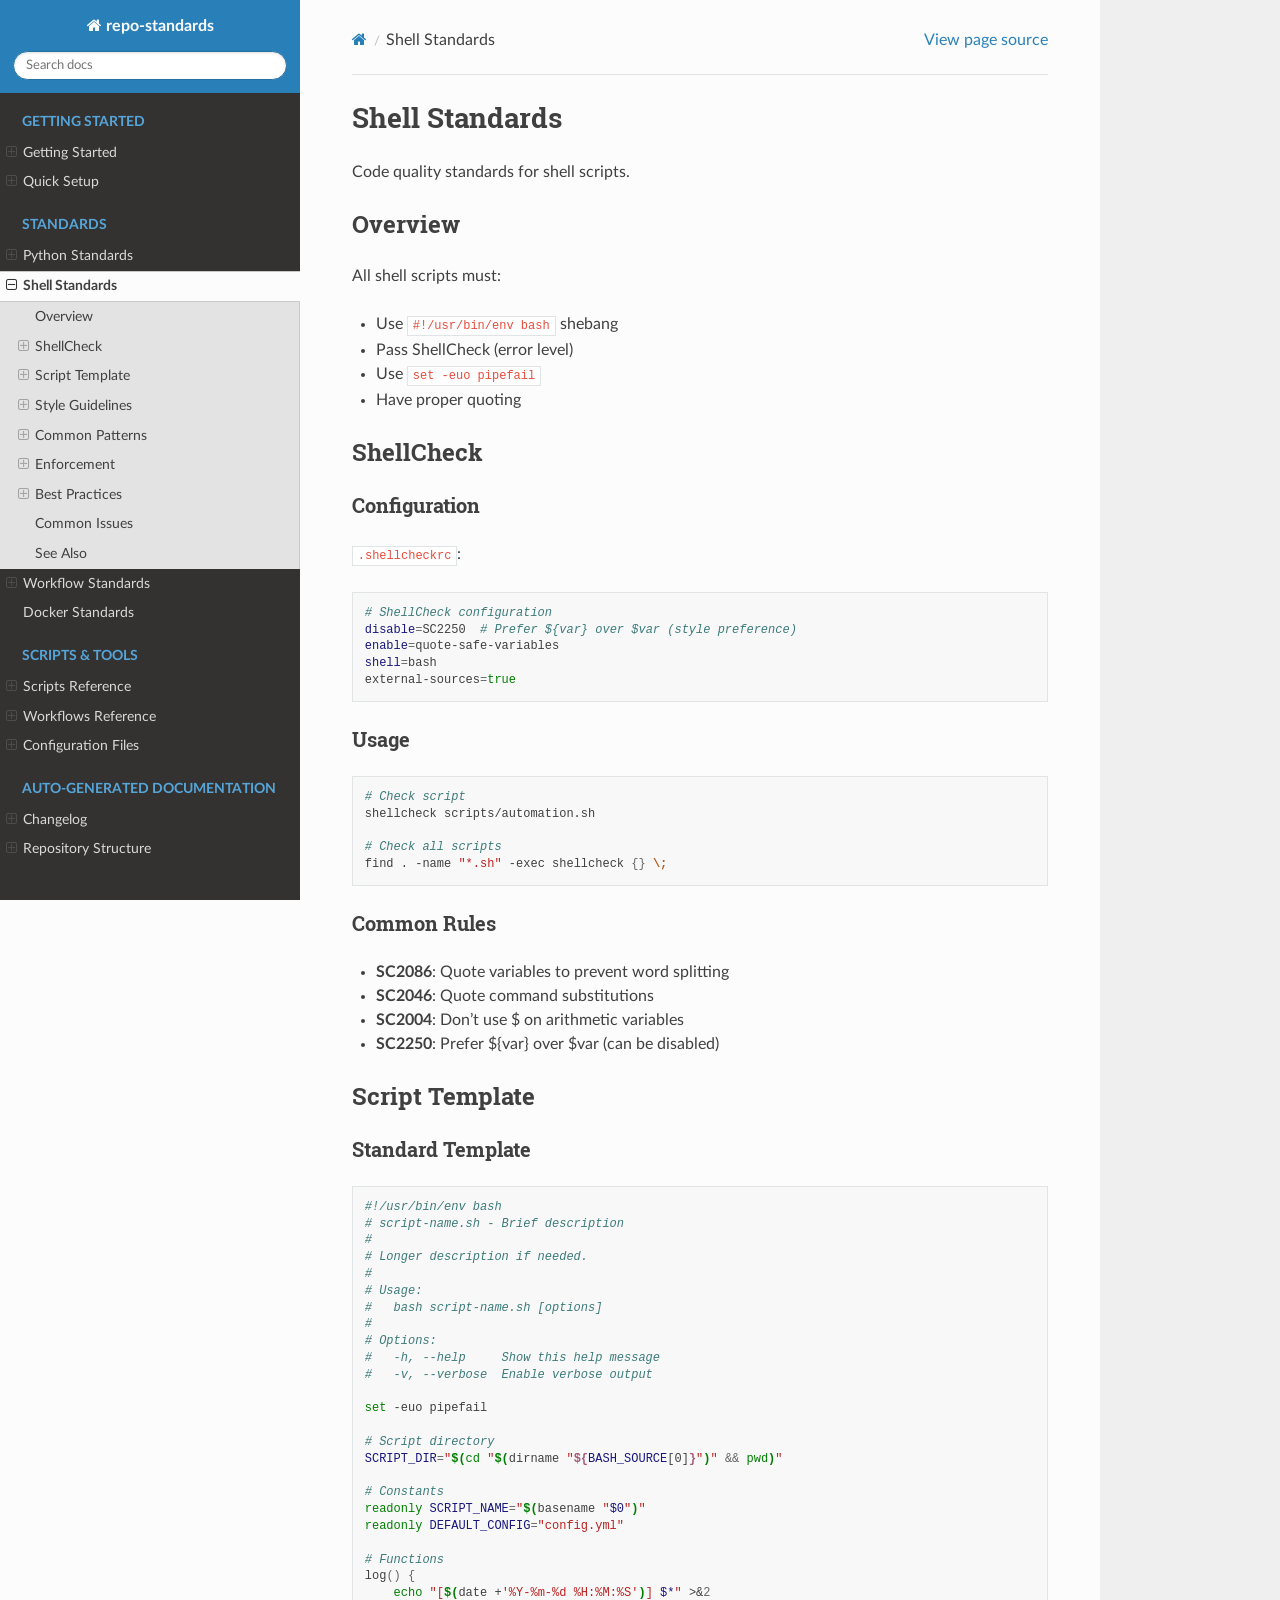
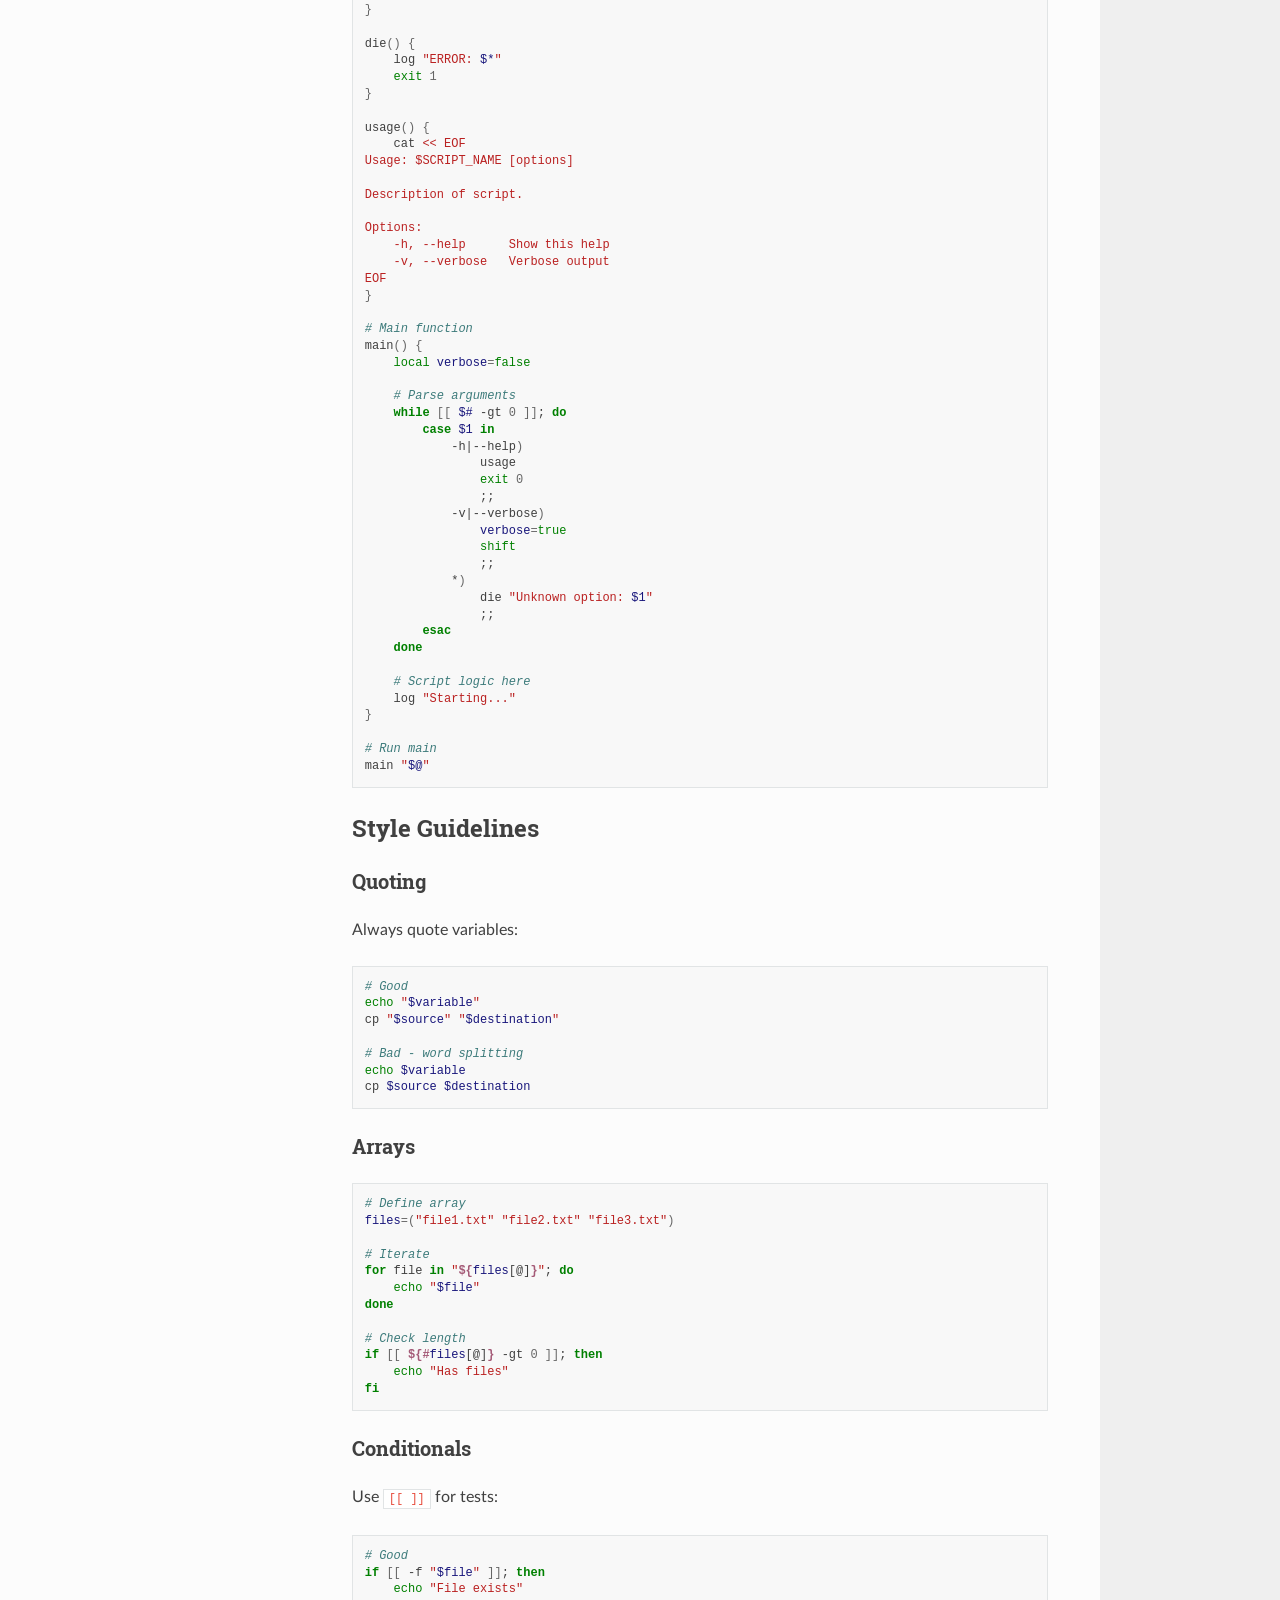
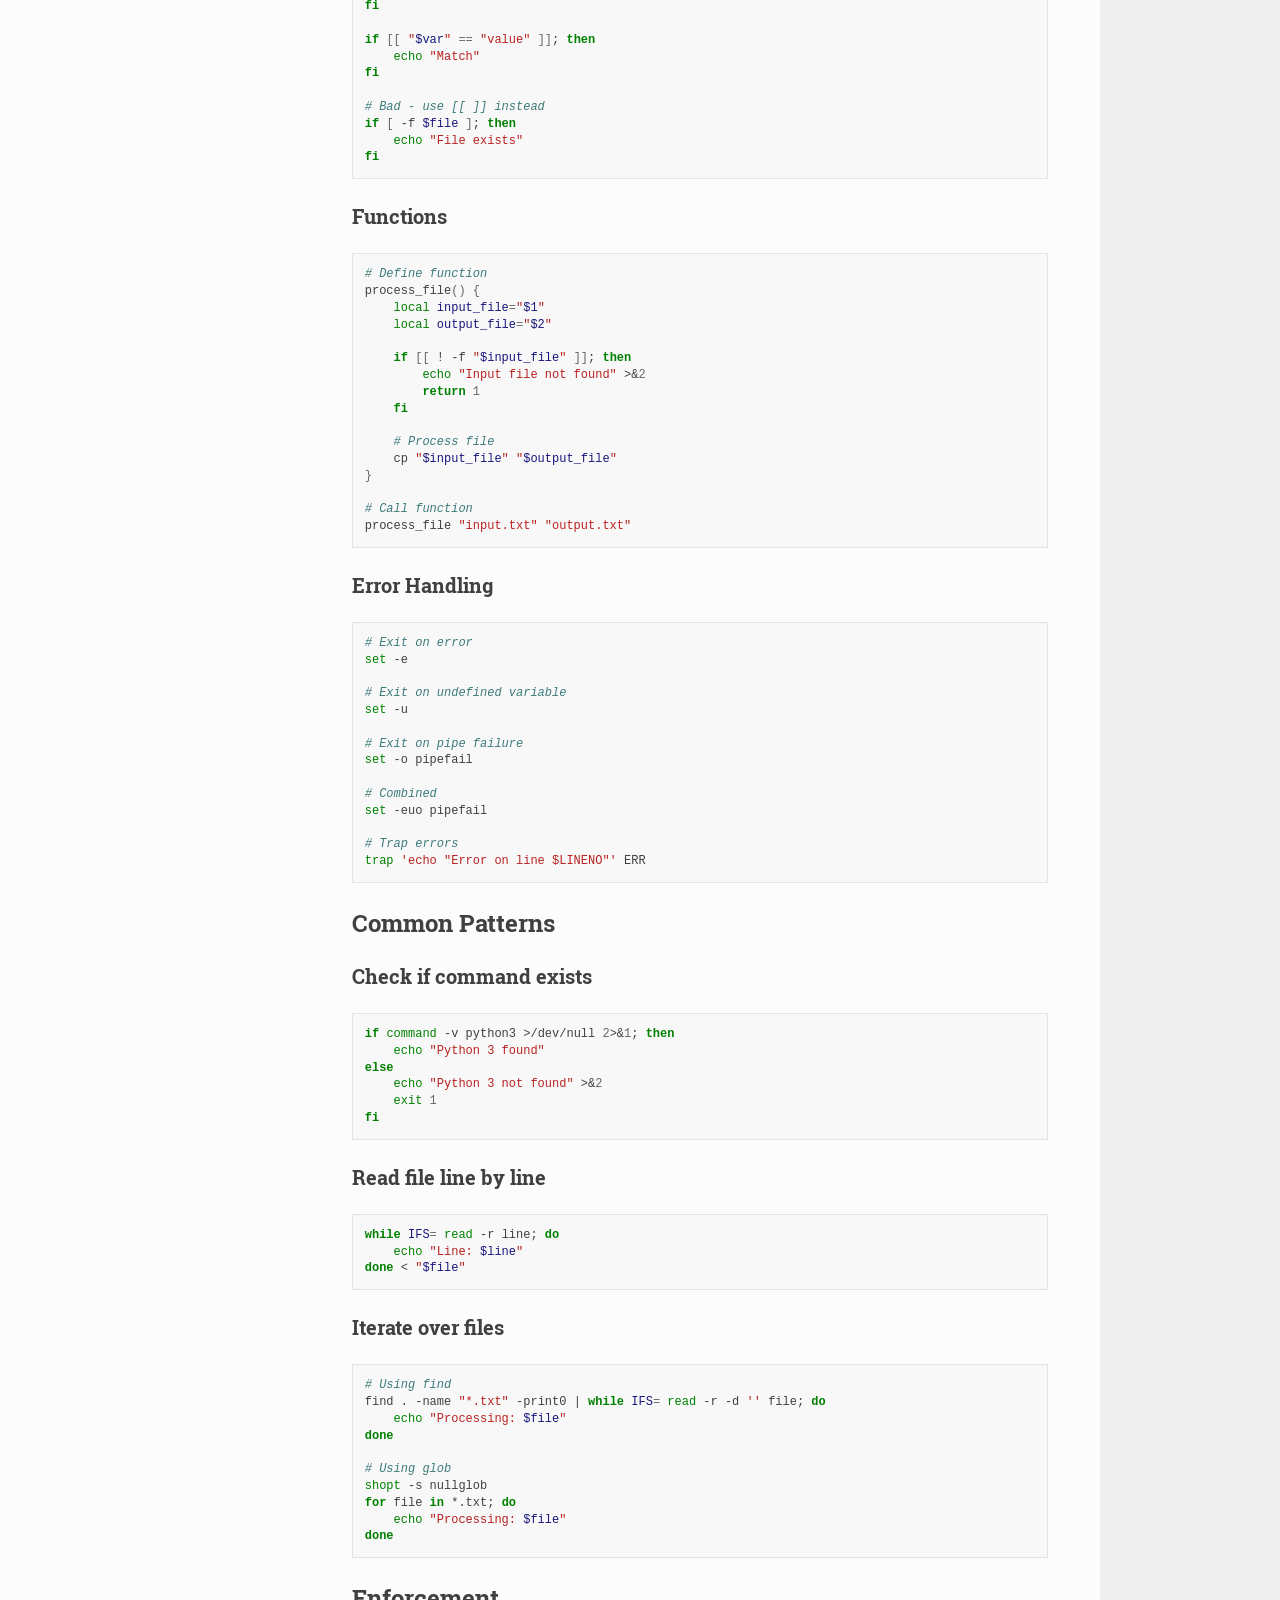
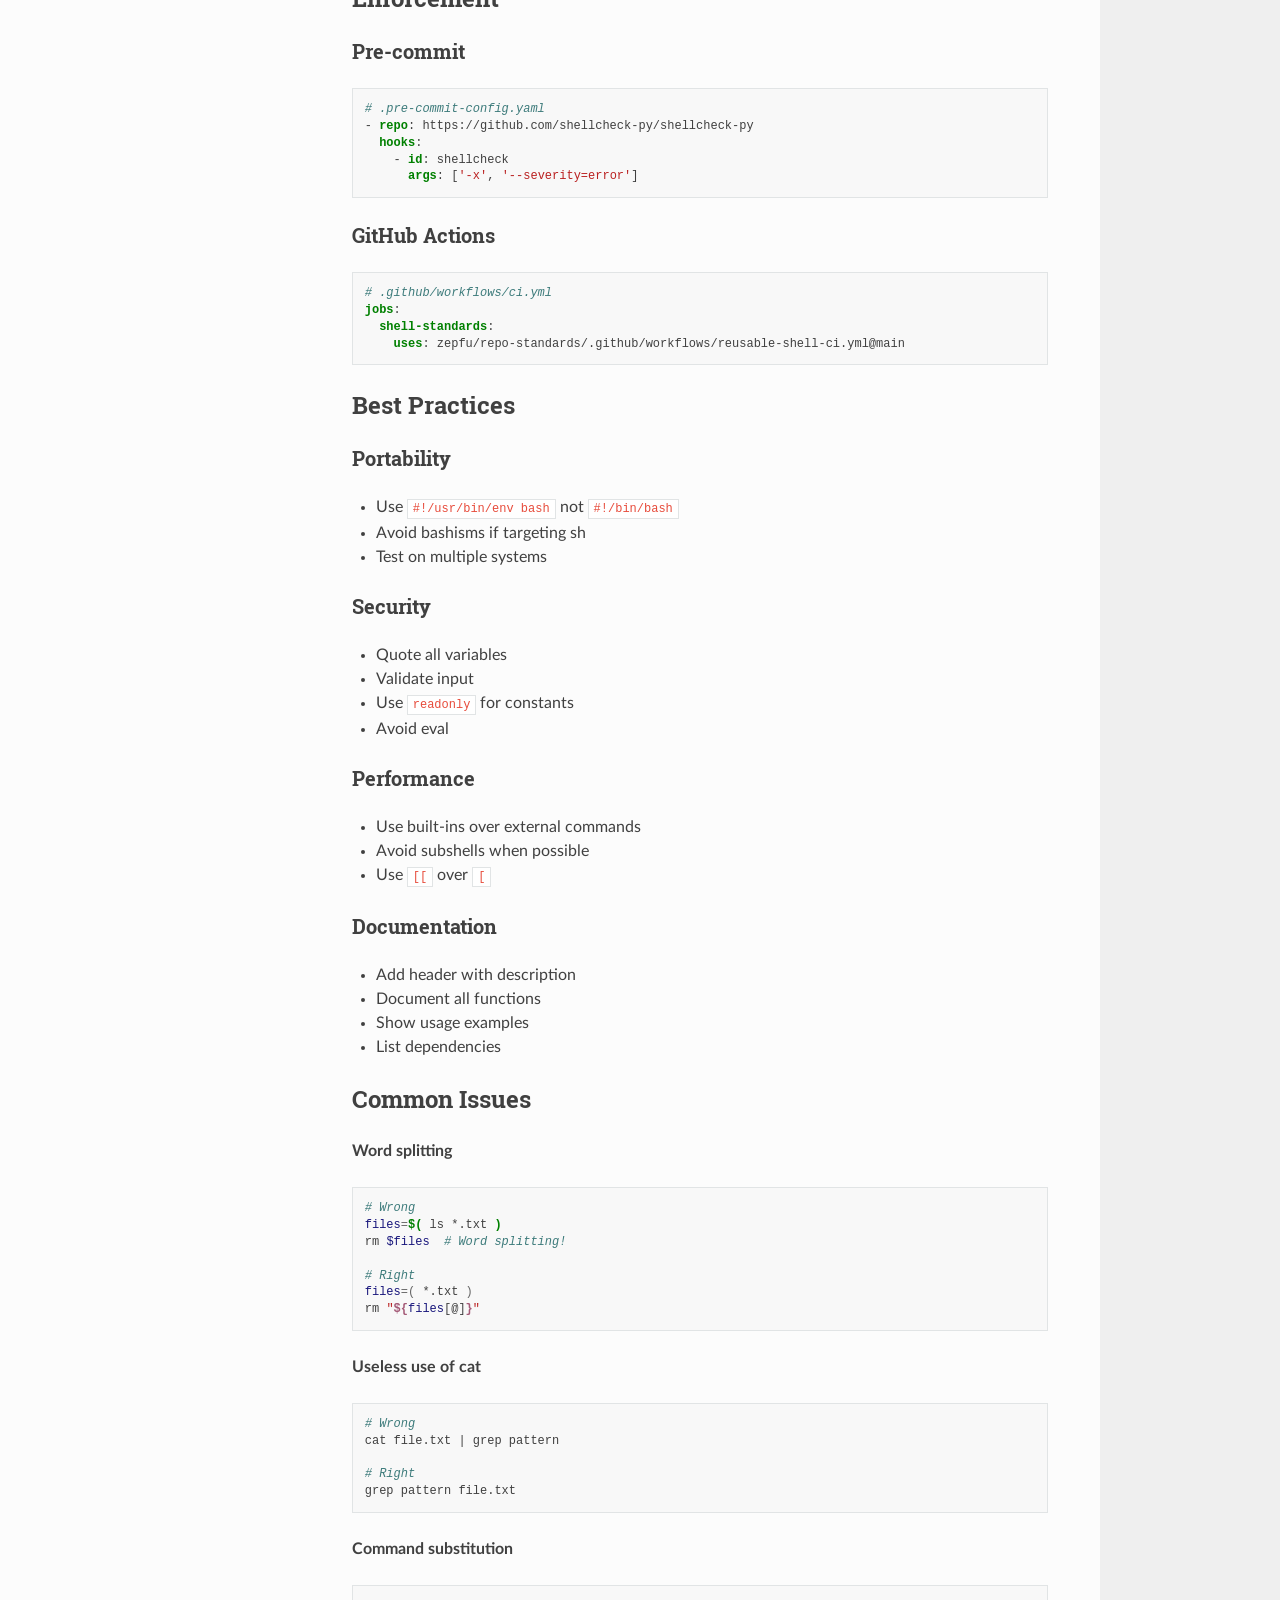
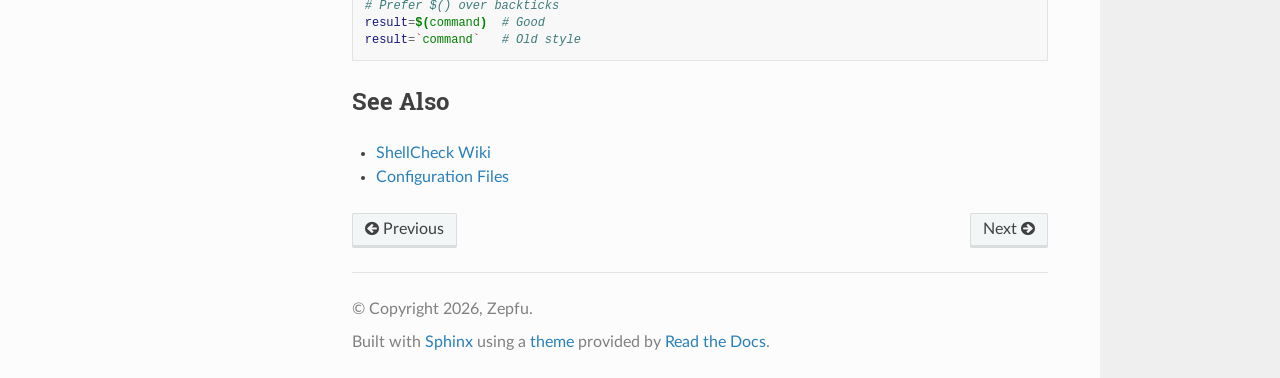
<file: guides/shell-standards.html>
<!DOCTYPE html>
<html class="writer-html5" lang="en" data-content_root="../">
<head>
  <meta charset="utf-8" /><meta name="viewport" content="width=device-width, initial-scale=1" />

  <meta name="viewport" content="width=device-width, initial-scale=1.0" />
  <title>Shell Standards &mdash; repo-standards Documentation</title>
      <link rel="stylesheet" type="text/css" href="../_static/pygments.css?v=b86133f3" />
      <link rel="stylesheet" type="text/css" href="../_static/css/theme.css?v=9edc463e" />
      <link rel="stylesheet" type="text/css" href="../_static/custom.css?v=7ad5552a" />

  
      <script src="../_static/jquery.js?v=5d32c60e"></script>
      <script src="../_static/_sphinx_javascript_frameworks_compat.js?v=2cd50e6c"></script>
      <script src="../_static/documentation_options.js?v=8d563738"></script>
      <script src="../_static/doctools.js?v=fd6eb6e6"></script>
      <script src="../_static/sphinx_highlight.js?v=6ffebe34"></script>
    <script src="../_static/js/theme.js"></script>
    <link rel="index" title="Index" href="../genindex.html" />
    <link rel="search" title="Search" href="../search.html" />
    <link rel="next" title="Workflow Standards" href="workflow-standards.html" />
    <link rel="prev" title="Python Standards" href="python-standards.html" /> 
</head>

<body class="wy-body-for-nav"> 
  <div class="wy-grid-for-nav">
    <nav data-toggle="wy-nav-shift" class="wy-nav-side">
      <div class="wy-side-scroll">
        <div class="wy-side-nav-search" >

          
          
          <a href="../index.html" class="icon icon-home">
            repo-standards
          </a>
<div role="search">
  <form id="rtd-search-form" class="wy-form" action="../search.html" method="get">
    <input type="text" name="q" placeholder="Search docs" aria-label="Search docs" />
    <input type="hidden" name="check_keywords" value="yes" />
    <input type="hidden" name="area" value="default" />
  </form>
</div>
        </div><div class="wy-menu wy-menu-vertical" data-spy="affix" role="navigation" aria-label="Navigation menu">
              <p class="caption" role="heading"><span class="caption-text">Getting Started</span></p>
<ul>
<li class="toctree-l1"><a class="reference internal" href="getting-started.html">Getting Started</a><ul>
<li class="toctree-l2"><a class="reference internal" href="getting-started.html#overview">Overview</a></li>
<li class="toctree-l2"><a class="reference internal" href="getting-started.html#quick-setup">Quick Setup</a></li>
<li class="toctree-l2"><a class="reference internal" href="getting-started.html#what-gets-enforced">What Gets Enforced</a><ul>
<li class="toctree-l3"><a class="reference internal" href="getting-started.html#python-code">Python Code</a></li>
<li class="toctree-l3"><a class="reference internal" href="getting-started.html#shell-scripts">Shell Scripts</a></li>
<li class="toctree-l3"><a class="reference internal" href="getting-started.html#yaml-files">YAML Files</a></li>
<li class="toctree-l3"><a class="reference internal" href="getting-started.html#general">General</a></li>
</ul>
</li>
<li class="toctree-l2"><a class="reference internal" href="getting-started.html#next-steps">Next Steps</a></li>
</ul>
</li>
<li class="toctree-l1"><a class="reference internal" href="quick-setup.html">Quick Setup</a><ul>
<li class="toctree-l2"><a class="reference internal" href="quick-setup.html#one-command-setup">One-Command Setup</a></li>
<li class="toctree-l2"><a class="reference internal" href="quick-setup.html#python-project">Python Project</a></li>
<li class="toctree-l2"><a class="reference internal" href="quick-setup.html#shell-project">Shell Project</a></li>
<li class="toctree-l2"><a class="reference internal" href="quick-setup.html#docker-project">Docker Project</a></li>
<li class="toctree-l2"><a class="reference internal" href="quick-setup.html#multi-language-project">Multi-Language Project</a></li>
<li class="toctree-l2"><a class="reference internal" href="quick-setup.html#troubleshooting">Troubleshooting</a></li>
</ul>
</li>
</ul>
<p class="caption" role="heading"><span class="caption-text">Standards</span></p>
<ul class="current">
<li class="toctree-l1"><a class="reference internal" href="python-standards.html">Python Standards</a><ul>
<li class="toctree-l2"><a class="reference internal" href="python-standards.html#overview">Overview</a></li>
<li class="toctree-l2"><a class="reference internal" href="python-standards.html#formatting-with-black">Formatting with Black</a><ul>
<li class="toctree-l3"><a class="reference internal" href="python-standards.html#configuration">Configuration</a></li>
<li class="toctree-l3"><a class="reference internal" href="python-standards.html#usage">Usage</a></li>
</ul>
</li>
<li class="toctree-l2"><a class="reference internal" href="python-standards.html#import-sorting-with-isort">Import Sorting with isort</a><ul>
<li class="toctree-l3"><a class="reference internal" href="python-standards.html#id1">Configuration</a></li>
<li class="toctree-l3"><a class="reference internal" href="python-standards.html#id2">Usage</a></li>
</ul>
</li>
<li class="toctree-l2"><a class="reference internal" href="python-standards.html#linting-with-flake8">Linting with Flake8</a><ul>
<li class="toctree-l3"><a class="reference internal" href="python-standards.html#id3">Configuration</a></li>
<li class="toctree-l3"><a class="reference internal" href="python-standards.html#id4">Usage</a></li>
<li class="toctree-l3"><a class="reference internal" href="python-standards.html#common-rules">Common Rules</a></li>
</ul>
</li>
<li class="toctree-l2"><a class="reference internal" href="python-standards.html#style-guidelines">Style Guidelines</a><ul>
<li class="toctree-l3"><a class="reference internal" href="python-standards.html#docstrings">Docstrings</a></li>
<li class="toctree-l3"><a class="reference internal" href="python-standards.html#type-hints">Type Hints</a></li>
<li class="toctree-l3"><a class="reference internal" href="python-standards.html#imports">Imports</a></li>
<li class="toctree-l3"><a class="reference internal" href="python-standards.html#line-length">Line Length</a></li>
</ul>
</li>
<li class="toctree-l2"><a class="reference internal" href="python-standards.html#enforcement">Enforcement</a><ul>
<li class="toctree-l3"><a class="reference internal" href="python-standards.html#pre-commit-hooks">Pre-commit Hooks</a></li>
<li class="toctree-l3"><a class="reference internal" href="python-standards.html#github-actions">GitHub Actions</a></li>
</ul>
</li>
<li class="toctree-l2"><a class="reference internal" href="python-standards.html#best-practices">Best Practices</a><ul>
<li class="toctree-l3"><a class="reference internal" href="python-standards.html#project-structure">Project Structure</a></li>
<li class="toctree-l3"><a class="reference internal" href="python-standards.html#testing">Testing</a></li>
<li class="toctree-l3"><a class="reference internal" href="python-standards.html#virtual-environments">Virtual Environments</a></li>
</ul>
</li>
<li class="toctree-l2"><a class="reference internal" href="python-standards.html#common-issues">Common Issues</a></li>
<li class="toctree-l2"><a class="reference internal" href="python-standards.html#see-also">See Also</a></li>
</ul>
</li>
<li class="toctree-l1 current"><a class="current reference internal" href="#">Shell Standards</a><ul>
<li class="toctree-l2"><a class="reference internal" href="#overview">Overview</a></li>
<li class="toctree-l2"><a class="reference internal" href="#shellcheck">ShellCheck</a><ul>
<li class="toctree-l3"><a class="reference internal" href="#configuration">Configuration</a></li>
<li class="toctree-l3"><a class="reference internal" href="#usage">Usage</a></li>
<li class="toctree-l3"><a class="reference internal" href="#common-rules">Common Rules</a></li>
</ul>
</li>
<li class="toctree-l2"><a class="reference internal" href="#script-template">Script Template</a><ul>
<li class="toctree-l3"><a class="reference internal" href="#standard-template">Standard Template</a></li>
</ul>
</li>
<li class="toctree-l2"><a class="reference internal" href="#style-guidelines">Style Guidelines</a><ul>
<li class="toctree-l3"><a class="reference internal" href="#quoting">Quoting</a></li>
<li class="toctree-l3"><a class="reference internal" href="#arrays">Arrays</a></li>
<li class="toctree-l3"><a class="reference internal" href="#conditionals">Conditionals</a></li>
<li class="toctree-l3"><a class="reference internal" href="#functions">Functions</a></li>
<li class="toctree-l3"><a class="reference internal" href="#error-handling">Error Handling</a></li>
</ul>
</li>
<li class="toctree-l2"><a class="reference internal" href="#common-patterns">Common Patterns</a><ul>
<li class="toctree-l3"><a class="reference internal" href="#check-if-command-exists">Check if command exists</a></li>
<li class="toctree-l3"><a class="reference internal" href="#read-file-line-by-line">Read file line by line</a></li>
<li class="toctree-l3"><a class="reference internal" href="#iterate-over-files">Iterate over files</a></li>
</ul>
</li>
<li class="toctree-l2"><a class="reference internal" href="#enforcement">Enforcement</a><ul>
<li class="toctree-l3"><a class="reference internal" href="#pre-commit">Pre-commit</a></li>
<li class="toctree-l3"><a class="reference internal" href="#github-actions">GitHub Actions</a></li>
</ul>
</li>
<li class="toctree-l2"><a class="reference internal" href="#best-practices">Best Practices</a><ul>
<li class="toctree-l3"><a class="reference internal" href="#portability">Portability</a></li>
<li class="toctree-l3"><a class="reference internal" href="#security">Security</a></li>
<li class="toctree-l3"><a class="reference internal" href="#performance">Performance</a></li>
<li class="toctree-l3"><a class="reference internal" href="#documentation">Documentation</a></li>
</ul>
</li>
<li class="toctree-l2"><a class="reference internal" href="#common-issues">Common Issues</a></li>
<li class="toctree-l2"><a class="reference internal" href="#see-also">See Also</a></li>
</ul>
</li>
<li class="toctree-l1"><a class="reference internal" href="workflow-standards.html">Workflow Standards</a><ul>
<li class="toctree-l2"><a class="reference internal" href="workflow-standards.html#reusable-workflows">Reusable Workflows</a></li>
<li class="toctree-l2"><a class="reference internal" href="workflow-standards.html#available-workflows">Available Workflows</a><ul>
<li class="toctree-l3"><a class="reference internal" href="workflow-standards.html#python-ci">Python CI</a></li>
<li class="toctree-l3"><a class="reference internal" href="workflow-standards.html#shell-ci">Shell CI</a></li>
<li class="toctree-l3"><a class="reference internal" href="workflow-standards.html#docker-build">Docker Build</a></li>
<li class="toctree-l3"><a class="reference internal" href="workflow-standards.html#pre-commit">Pre-commit</a></li>
<li class="toctree-l3"><a class="reference internal" href="workflow-standards.html#config-validation">Config Validation</a></li>
<li class="toctree-l3"><a class="reference internal" href="workflow-standards.html#architecture-update">Architecture Update</a></li>
</ul>
</li>
<li class="toctree-l2"><a class="reference internal" href="workflow-standards.html#complete-example">Complete Example</a></li>
<li class="toctree-l2"><a class="reference internal" href="workflow-standards.html#best-practices">Best Practices</a><ul>
<li class="toctree-l3"><a class="reference internal" href="workflow-standards.html#versioning">Versioning</a></li>
<li class="toctree-l3"><a class="reference internal" href="workflow-standards.html#dependencies">Dependencies</a></li>
<li class="toctree-l3"><a class="reference internal" href="workflow-standards.html#permissions">Permissions</a></li>
<li class="toctree-l3"><a class="reference internal" href="workflow-standards.html#triggers">Triggers</a></li>
</ul>
</li>
<li class="toctree-l2"><a class="reference internal" href="workflow-standards.html#common-patterns">Common Patterns</a><ul>
<li class="toctree-l3"><a class="reference internal" href="workflow-standards.html#multi-language-project">Multi-Language Project</a></li>
<li class="toctree-l3"><a class="reference internal" href="workflow-standards.html#monorepo">Monorepo</a></li>
</ul>
</li>
<li class="toctree-l2"><a class="reference internal" href="workflow-standards.html#see-also">See Also</a></li>
</ul>
</li>
<li class="toctree-l1"><a class="reference internal" href="docker-standards.html">Docker Standards</a></li>
</ul>
<p class="caption" role="heading"><span class="caption-text">Scripts &amp; Tools</span></p>
<ul>
<li class="toctree-l1"><a class="reference internal" href="../reference/scripts.html">Scripts Reference</a><ul>
<li class="toctree-l2"><a class="reference internal" href="../reference/scripts.html#changelog-py">changelog.py</a></li>
<li class="toctree-l2"><a class="reference internal" href="../reference/scripts.html#repo-map-py">repo_map.py</a></li>
<li class="toctree-l2"><a class="reference internal" href="../reference/scripts.html#generate-architecture-py">generate_architecture.py</a></li>
<li class="toctree-l2"><a class="reference internal" href="../reference/scripts.html#sync-configs-sh">sync-configs.sh</a></li>
</ul>
</li>
<li class="toctree-l1"><a class="reference internal" href="../reference/workflows.html">Workflows Reference</a><ul>
<li class="toctree-l2"><a class="reference internal" href="../reference/workflows.html#available-workflows">Available Workflows</a><ul>
<li class="toctree-l3"><a class="reference internal" href="../reference/workflows.html#reusable-python-ci-yml">reusable-python-ci.yml</a></li>
<li class="toctree-l3"><a class="reference internal" href="../reference/workflows.html#reusable-shell-ci-yml">reusable-shell-ci.yml</a></li>
<li class="toctree-l3"><a class="reference internal" href="../reference/workflows.html#reusable-docker-build-yml">reusable-docker-build.yml</a></li>
<li class="toctree-l3"><a class="reference internal" href="../reference/workflows.html#reusable-pre-commit-yml">reusable-pre-commit.yml</a></li>
<li class="toctree-l3"><a class="reference internal" href="../reference/workflows.html#reusable-config-validation-yml">reusable-config-validation.yml</a></li>
<li class="toctree-l3"><a class="reference internal" href="../reference/workflows.html#reusable-update-architecture-yml">reusable-update-architecture.yml</a></li>
</ul>
</li>
</ul>
</li>
<li class="toctree-l1"><a class="reference internal" href="../reference/configs.html">Configuration Files</a><ul>
<li class="toctree-l2"><a class="reference internal" href="../reference/configs.html#gitattributes">.gitattributes</a></li>
<li class="toctree-l2"><a class="reference internal" href="../reference/configs.html#gitignore">.gitignore</a></li>
<li class="toctree-l2"><a class="reference internal" href="../reference/configs.html#editorconfig">.editorconfig</a></li>
<li class="toctree-l2"><a class="reference internal" href="../reference/configs.html#flake8">.flake8</a></li>
<li class="toctree-l2"><a class="reference internal" href="../reference/configs.html#shellcheckrc">.shellcheckrc</a></li>
<li class="toctree-l2"><a class="reference internal" href="../reference/configs.html#pre-commit-config-yaml">.pre-commit-config.yaml</a></li>
<li class="toctree-l2"><a class="reference internal" href="../reference/configs.html#pyproject-toml">pyproject.toml</a></li>
</ul>
</li>
</ul>
<p class="caption" role="heading"><span class="caption-text">Auto-Generated Documentation</span></p>
<ul>
<li class="toctree-l1"><a class="reference internal" href="../auto/CHANGELOG.html">Changelog</a><ul>
<li class="toctree-l2"><a class="reference internal" href="../auto/CHANGELOG.html#unreleased">[Unreleased]</a><ul>
<li class="toctree-l3"><a class="reference internal" href="../auto/CHANGELOG.html#added">Added</a></li>
<li class="toctree-l3"><a class="reference internal" href="../auto/CHANGELOG.html#changed">Changed</a></li>
<li class="toctree-l3"><a class="reference internal" href="../auto/CHANGELOG.html#fixed">Fixed</a></li>
</ul>
</li>
</ul>
</li>
<li class="toctree-l1"><a class="reference internal" href="../auto/REPO_MAP.html">Repository Structure</a><ul>
<li class="toctree-l2"><a class="reference internal" href="../auto/REPO_MAP.html#table-of-contents">Table of Contents</a></li>
<li class="toctree-l2"><a class="reference internal" href="../auto/REPO_MAP.html#directory-tree">Directory Tree</a></li>
<li class="toctree-l2"><a class="reference internal" href="../auto/REPO_MAP.html#key-files">Key Files</a><ul>
<li class="toctree-l3"><a class="reference internal" href="../auto/REPO_MAP.html#important-files">Important Files</a></li>
</ul>
</li>
<li class="toctree-l2"><a class="reference internal" href="../auto/REPO_MAP.html#configuration-files">Configuration Files</a></li>
<li class="toctree-l2"><a class="reference internal" href="../auto/REPO_MAP.html#documentation">Documentation</a></li>
<li class="toctree-l2"><a class="reference internal" href="../auto/REPO_MAP.html#scripts">Scripts</a></li>
</ul>
</li>
<li class="toctree-l1"><a class="reference internal" href="../auto/ARCHITECTURE_AUTO.html">Architecture (Auto-Generated)</a><ul>
<li class="toctree-l2"><a class="reference internal" href="../auto/ARCHITECTURE_AUTO.html#overview">Overview</a><ul>
<li class="toctree-l3"><a class="reference internal" href="../auto/ARCHITECTURE_AUTO.html#detected-patterns">Detected Patterns</a></li>
</ul>
</li>
<li class="toctree-l2"><a class="reference internal" href="../auto/ARCHITECTURE_AUTO.html#flowchart-diagram">Flowchart Diagram</a></li>
<li class="toctree-l2"><a class="reference internal" href="../auto/ARCHITECTURE_AUTO.html#state-diagram">State Diagram</a></li>
<li class="toctree-l2"><a class="reference internal" href="../auto/ARCHITECTURE_AUTO.html#sequence-diagram">Sequence Diagram</a></li>
<li class="toctree-l2"><a class="reference internal" href="../auto/ARCHITECTURE_AUTO.html#architecture-diagram">Architecture Diagram</a></li>
<li class="toctree-l2"><a class="reference internal" href="../auto/ARCHITECTURE_AUTO.html#er-diagram">Er Diagram</a></li>
<li class="toctree-l2"><a class="reference internal" href="../auto/ARCHITECTURE_AUTO.html#class-diagram">Class Diagram</a></li>
<li class="toctree-l2"><a class="reference internal" href="../auto/ARCHITECTURE_AUTO.html#journey-diagram">Journey Diagram</a></li>
<li class="toctree-l2"><a class="reference internal" href="../auto/ARCHITECTURE_AUTO.html#mindmap-diagram">Mindmap Diagram</a></li>
<li class="toctree-l2"><a class="reference internal" href="../auto/ARCHITECTURE_AUTO.html#workflow-pipeline-diagram">Workflow Pipeline Diagram</a></li>
<li class="toctree-l2"><a class="reference internal" href="../auto/ARCHITECTURE_AUTO.html#workflow-triggers-diagram">Workflow Triggers Diagram</a></li>
<li class="toctree-l2"><a class="reference internal" href="../auto/ARCHITECTURE_AUTO.html#workflow-jobs-diagram">Workflow Jobs Diagram</a></li>
<li class="toctree-l2"><a class="reference internal" href="../auto/ARCHITECTURE_AUTO.html#development-workflows">Development Workflows</a><ul>
<li class="toctree-l3"><a class="reference internal" href="../auto/ARCHITECTURE_AUTO.html#github-workflows-summary">GitHub Workflows Summary</a></li>
</ul>
</li>
<li class="toctree-l2"><a class="reference internal" href="../auto/ARCHITECTURE_AUTO.html#module-summary">Module Summary</a><ul>
<li class="toctree-l3"><a class="reference internal" href="../auto/ARCHITECTURE_AUTO.html#docs-conf"><code class="docutils literal notranslate"><span class="pre">docs.conf</span></code></a></li>
<li class="toctree-l3"><a class="reference internal" href="../auto/ARCHITECTURE_AUTO.html#scripts-changelog"><code class="docutils literal notranslate"><span class="pre">scripts.changelog</span></code></a></li>
<li class="toctree-l3"><a class="reference internal" href="../auto/ARCHITECTURE_AUTO.html#scripts-generate-architecture"><code class="docutils literal notranslate"><span class="pre">scripts.generate_architecture</span></code></a></li>
<li class="toctree-l3"><a class="reference internal" href="../auto/ARCHITECTURE_AUTO.html#scripts-repo-map"><code class="docutils literal notranslate"><span class="pre">scripts.repo_map</span></code></a></li>
</ul>
</li>
</ul>
</li>
</ul>

        </div>
      </div>
    </nav>

    <section data-toggle="wy-nav-shift" class="wy-nav-content-wrap"><nav class="wy-nav-top" aria-label="Mobile navigation menu" >
          <i data-toggle="wy-nav-top" class="fa fa-bars"></i>
          <a href="../index.html">repo-standards</a>
      </nav>

      <div class="wy-nav-content">
        <div class="rst-content">
          <div role="navigation" aria-label="Page navigation">
  <ul class="wy-breadcrumbs">
      <li><a href="../index.html" class="icon icon-home" aria-label="Home"></a></li>
      <li class="breadcrumb-item active">Shell Standards</li>
      <li class="wy-breadcrumbs-aside">
            <a href="../_sources/guides/shell-standards.rst.txt" rel="nofollow"> View page source</a>
      </li>
  </ul>
  <hr/>
</div>
          <div role="main" class="document" itemscope="itemscope" itemtype="http://schema.org/Article">
           <div itemprop="articleBody">
             
  <section id="shell-standards">
<h1>Shell Standards<a class="headerlink" href="#shell-standards" title="Link to this heading"></a></h1>
<p>Code quality standards for shell scripts.</p>
<section id="overview">
<h2>Overview<a class="headerlink" href="#overview" title="Link to this heading"></a></h2>
<p>All shell scripts must:</p>
<ul class="simple">
<li><p>Use <code class="docutils literal notranslate"><span class="pre">#!/usr/bin/env</span> <span class="pre">bash</span></code> shebang</p></li>
<li><p>Pass ShellCheck (error level)</p></li>
<li><p>Use <code class="docutils literal notranslate"><span class="pre">set</span> <span class="pre">-euo</span> <span class="pre">pipefail</span></code></p></li>
<li><p>Have proper quoting</p></li>
</ul>
</section>
<section id="shellcheck">
<h2>ShellCheck<a class="headerlink" href="#shellcheck" title="Link to this heading"></a></h2>
<section id="configuration">
<h3>Configuration<a class="headerlink" href="#configuration" title="Link to this heading"></a></h3>
<p><code class="docutils literal notranslate"><span class="pre">.shellcheckrc</span></code>:</p>
<div class="highlight-bash notranslate"><div class="highlight"><pre><span></span><span class="c1"># ShellCheck configuration</span>
<span class="nv">disable</span><span class="o">=</span>SC2250<span class="w">  </span><span class="c1"># Prefer ${var} over $var (style preference)</span>
<span class="nv">enable</span><span class="o">=</span>quote-safe-variables
<span class="nv">shell</span><span class="o">=</span>bash
external-sources<span class="o">=</span><span class="nb">true</span>
</pre></div>
</div>
</section>
<section id="usage">
<h3>Usage<a class="headerlink" href="#usage" title="Link to this heading"></a></h3>
<div class="highlight-bash notranslate"><div class="highlight"><pre><span></span><span class="c1"># Check script</span>
shellcheck<span class="w"> </span>scripts/automation.sh

<span class="c1"># Check all scripts</span>
find<span class="w"> </span>.<span class="w"> </span>-name<span class="w"> </span><span class="s2">&quot;*.sh&quot;</span><span class="w"> </span>-exec<span class="w"> </span>shellcheck<span class="w"> </span><span class="o">{}</span><span class="w"> </span><span class="se">\;</span>
</pre></div>
</div>
</section>
<section id="common-rules">
<h3>Common Rules<a class="headerlink" href="#common-rules" title="Link to this heading"></a></h3>
<ul class="simple">
<li><p><strong>SC2086</strong>: Quote variables to prevent word splitting</p></li>
<li><p><strong>SC2046</strong>: Quote command substitutions</p></li>
<li><p><strong>SC2004</strong>: Don’t use $ on arithmetic variables</p></li>
<li><p><strong>SC2250</strong>: Prefer ${var} over $var (can be disabled)</p></li>
</ul>
</section>
</section>
<section id="script-template">
<h2>Script Template<a class="headerlink" href="#script-template" title="Link to this heading"></a></h2>
<section id="standard-template">
<h3>Standard Template<a class="headerlink" href="#standard-template" title="Link to this heading"></a></h3>
<div class="highlight-bash notranslate"><div class="highlight"><pre><span></span><span class="ch">#!/usr/bin/env bash</span>
<span class="c1"># script-name.sh - Brief description</span>
<span class="c1">#</span>
<span class="c1"># Longer description if needed.</span>
<span class="c1">#</span>
<span class="c1"># Usage:</span>
<span class="c1">#   bash script-name.sh [options]</span>
<span class="c1">#</span>
<span class="c1"># Options:</span>
<span class="c1">#   -h, --help     Show this help message</span>
<span class="c1">#   -v, --verbose  Enable verbose output</span>

<span class="nb">set</span><span class="w"> </span>-euo<span class="w"> </span>pipefail

<span class="c1"># Script directory</span>
<span class="nv">SCRIPT_DIR</span><span class="o">=</span><span class="s2">&quot;</span><span class="k">$(</span><span class="nb">cd</span><span class="w"> </span><span class="s2">&quot;</span><span class="k">$(</span>dirname<span class="w"> </span><span class="s2">&quot;</span><span class="si">${</span><span class="nv">BASH_SOURCE</span><span class="p">[0]</span><span class="si">}</span><span class="s2">&quot;</span><span class="k">)</span><span class="s2">&quot;</span><span class="w"> </span><span class="o">&amp;&amp;</span><span class="w"> </span><span class="nb">pwd</span><span class="k">)</span><span class="s2">&quot;</span>

<span class="c1"># Constants</span>
<span class="nb">readonly</span><span class="w"> </span><span class="nv">SCRIPT_NAME</span><span class="o">=</span><span class="s2">&quot;</span><span class="k">$(</span>basename<span class="w"> </span><span class="s2">&quot;</span><span class="nv">$0</span><span class="s2">&quot;</span><span class="k">)</span><span class="s2">&quot;</span>
<span class="nb">readonly</span><span class="w"> </span><span class="nv">DEFAULT_CONFIG</span><span class="o">=</span><span class="s2">&quot;config.yml&quot;</span>

<span class="c1"># Functions</span>
log<span class="o">()</span><span class="w"> </span><span class="o">{</span>
<span class="w">    </span><span class="nb">echo</span><span class="w"> </span><span class="s2">&quot;[</span><span class="k">$(</span>date<span class="w"> </span>+<span class="s1">&#39;%Y-%m-%d %H:%M:%S&#39;</span><span class="k">)</span><span class="s2">] </span><span class="nv">$*</span><span class="s2">&quot;</span><span class="w"> </span>&gt;<span class="p">&amp;</span><span class="m">2</span>
<span class="o">}</span>

die<span class="o">()</span><span class="w"> </span><span class="o">{</span>
<span class="w">    </span>log<span class="w"> </span><span class="s2">&quot;ERROR: </span><span class="nv">$*</span><span class="s2">&quot;</span>
<span class="w">    </span><span class="nb">exit</span><span class="w"> </span><span class="m">1</span>
<span class="o">}</span>

usage<span class="o">()</span><span class="w"> </span><span class="o">{</span>
<span class="w">    </span>cat<span class="w"> </span><span class="s">&lt;&lt; EOF</span>
<span class="s">Usage: $SCRIPT_NAME [options]</span>

<span class="s">Description of script.</span>

<span class="s">Options:</span>
<span class="s">    -h, --help      Show this help</span>
<span class="s">    -v, --verbose   Verbose output</span>
<span class="s">EOF</span>
<span class="o">}</span>

<span class="c1"># Main function</span>
main<span class="o">()</span><span class="w"> </span><span class="o">{</span>
<span class="w">    </span><span class="nb">local</span><span class="w"> </span><span class="nv">verbose</span><span class="o">=</span><span class="nb">false</span>

<span class="w">    </span><span class="c1"># Parse arguments</span>
<span class="w">    </span><span class="k">while</span><span class="w"> </span><span class="o">[[</span><span class="w"> </span><span class="nv">$#</span><span class="w"> </span>-gt<span class="w"> </span><span class="m">0</span><span class="w"> </span><span class="o">]]</span><span class="p">;</span><span class="w"> </span><span class="k">do</span>
<span class="w">        </span><span class="k">case</span><span class="w"> </span><span class="nv">$1</span><span class="w"> </span><span class="k">in</span>
<span class="w">            </span>-h<span class="p">|</span>--help<span class="o">)</span>
<span class="w">                </span>usage
<span class="w">                </span><span class="nb">exit</span><span class="w"> </span><span class="m">0</span>
<span class="w">                </span><span class="p">;;</span>
<span class="w">            </span>-v<span class="p">|</span>--verbose<span class="o">)</span>
<span class="w">                </span><span class="nv">verbose</span><span class="o">=</span><span class="nb">true</span>
<span class="w">                </span><span class="nb">shift</span>
<span class="w">                </span><span class="p">;;</span>
<span class="w">            </span>*<span class="o">)</span>
<span class="w">                </span>die<span class="w"> </span><span class="s2">&quot;Unknown option: </span><span class="nv">$1</span><span class="s2">&quot;</span>
<span class="w">                </span><span class="p">;;</span>
<span class="w">        </span><span class="k">esac</span>
<span class="w">    </span><span class="k">done</span>

<span class="w">    </span><span class="c1"># Script logic here</span>
<span class="w">    </span>log<span class="w"> </span><span class="s2">&quot;Starting...&quot;</span>
<span class="o">}</span>

<span class="c1"># Run main</span>
main<span class="w"> </span><span class="s2">&quot;</span><span class="nv">$@</span><span class="s2">&quot;</span>
</pre></div>
</div>
</section>
</section>
<section id="style-guidelines">
<h2>Style Guidelines<a class="headerlink" href="#style-guidelines" title="Link to this heading"></a></h2>
<section id="quoting">
<h3>Quoting<a class="headerlink" href="#quoting" title="Link to this heading"></a></h3>
<p>Always quote variables:</p>
<div class="highlight-bash notranslate"><div class="highlight"><pre><span></span><span class="c1"># Good</span>
<span class="nb">echo</span><span class="w"> </span><span class="s2">&quot;</span><span class="nv">$variable</span><span class="s2">&quot;</span>
cp<span class="w"> </span><span class="s2">&quot;</span><span class="nv">$source</span><span class="s2">&quot;</span><span class="w"> </span><span class="s2">&quot;</span><span class="nv">$destination</span><span class="s2">&quot;</span>

<span class="c1"># Bad - word splitting</span>
<span class="nb">echo</span><span class="w"> </span><span class="nv">$variable</span>
cp<span class="w"> </span><span class="nv">$source</span><span class="w"> </span><span class="nv">$destination</span>
</pre></div>
</div>
</section>
<section id="arrays">
<h3>Arrays<a class="headerlink" href="#arrays" title="Link to this heading"></a></h3>
<div class="highlight-bash notranslate"><div class="highlight"><pre><span></span><span class="c1"># Define array</span>
<span class="nv">files</span><span class="o">=(</span><span class="s2">&quot;file1.txt&quot;</span><span class="w"> </span><span class="s2">&quot;file2.txt&quot;</span><span class="w"> </span><span class="s2">&quot;file3.txt&quot;</span><span class="o">)</span>

<span class="c1"># Iterate</span>
<span class="k">for</span><span class="w"> </span>file<span class="w"> </span><span class="k">in</span><span class="w"> </span><span class="s2">&quot;</span><span class="si">${</span><span class="nv">files</span><span class="p">[@]</span><span class="si">}</span><span class="s2">&quot;</span><span class="p">;</span><span class="w"> </span><span class="k">do</span>
<span class="w">    </span><span class="nb">echo</span><span class="w"> </span><span class="s2">&quot;</span><span class="nv">$file</span><span class="s2">&quot;</span>
<span class="k">done</span>

<span class="c1"># Check length</span>
<span class="k">if</span><span class="w"> </span><span class="o">[[</span><span class="w"> </span><span class="si">${#</span><span class="nv">files</span><span class="p">[@]</span><span class="si">}</span><span class="w"> </span>-gt<span class="w"> </span><span class="m">0</span><span class="w"> </span><span class="o">]]</span><span class="p">;</span><span class="w"> </span><span class="k">then</span>
<span class="w">    </span><span class="nb">echo</span><span class="w"> </span><span class="s2">&quot;Has files&quot;</span>
<span class="k">fi</span>
</pre></div>
</div>
</section>
<section id="conditionals">
<h3>Conditionals<a class="headerlink" href="#conditionals" title="Link to this heading"></a></h3>
<p>Use <code class="docutils literal notranslate"><span class="pre">[[</span> <span class="pre">]]</span></code> for tests:</p>
<div class="highlight-bash notranslate"><div class="highlight"><pre><span></span><span class="c1"># Good</span>
<span class="k">if</span><span class="w"> </span><span class="o">[[</span><span class="w"> </span>-f<span class="w"> </span><span class="s2">&quot;</span><span class="nv">$file</span><span class="s2">&quot;</span><span class="w"> </span><span class="o">]]</span><span class="p">;</span><span class="w"> </span><span class="k">then</span>
<span class="w">    </span><span class="nb">echo</span><span class="w"> </span><span class="s2">&quot;File exists&quot;</span>
<span class="k">fi</span>

<span class="k">if</span><span class="w"> </span><span class="o">[[</span><span class="w"> </span><span class="s2">&quot;</span><span class="nv">$var</span><span class="s2">&quot;</span><span class="w"> </span><span class="o">==</span><span class="w"> </span><span class="s2">&quot;value&quot;</span><span class="w"> </span><span class="o">]]</span><span class="p">;</span><span class="w"> </span><span class="k">then</span>
<span class="w">    </span><span class="nb">echo</span><span class="w"> </span><span class="s2">&quot;Match&quot;</span>
<span class="k">fi</span>

<span class="c1"># Bad - use [[ ]] instead</span>
<span class="k">if</span><span class="w"> </span><span class="o">[</span><span class="w"> </span>-f<span class="w"> </span><span class="nv">$file</span><span class="w"> </span><span class="o">]</span><span class="p">;</span><span class="w"> </span><span class="k">then</span>
<span class="w">    </span><span class="nb">echo</span><span class="w"> </span><span class="s2">&quot;File exists&quot;</span>
<span class="k">fi</span>
</pre></div>
</div>
</section>
<section id="functions">
<h3>Functions<a class="headerlink" href="#functions" title="Link to this heading"></a></h3>
<div class="highlight-bash notranslate"><div class="highlight"><pre><span></span><span class="c1"># Define function</span>
process_file<span class="o">()</span><span class="w"> </span><span class="o">{</span>
<span class="w">    </span><span class="nb">local</span><span class="w"> </span><span class="nv">input_file</span><span class="o">=</span><span class="s2">&quot;</span><span class="nv">$1</span><span class="s2">&quot;</span>
<span class="w">    </span><span class="nb">local</span><span class="w"> </span><span class="nv">output_file</span><span class="o">=</span><span class="s2">&quot;</span><span class="nv">$2</span><span class="s2">&quot;</span>

<span class="w">    </span><span class="k">if</span><span class="w"> </span><span class="o">[[</span><span class="w"> </span>!<span class="w"> </span>-f<span class="w"> </span><span class="s2">&quot;</span><span class="nv">$input_file</span><span class="s2">&quot;</span><span class="w"> </span><span class="o">]]</span><span class="p">;</span><span class="w"> </span><span class="k">then</span>
<span class="w">        </span><span class="nb">echo</span><span class="w"> </span><span class="s2">&quot;Input file not found&quot;</span><span class="w"> </span>&gt;<span class="p">&amp;</span><span class="m">2</span>
<span class="w">        </span><span class="k">return</span><span class="w"> </span><span class="m">1</span>
<span class="w">    </span><span class="k">fi</span>

<span class="w">    </span><span class="c1"># Process file</span>
<span class="w">    </span>cp<span class="w"> </span><span class="s2">&quot;</span><span class="nv">$input_file</span><span class="s2">&quot;</span><span class="w"> </span><span class="s2">&quot;</span><span class="nv">$output_file</span><span class="s2">&quot;</span>
<span class="o">}</span>

<span class="c1"># Call function</span>
process_file<span class="w"> </span><span class="s2">&quot;input.txt&quot;</span><span class="w"> </span><span class="s2">&quot;output.txt&quot;</span>
</pre></div>
</div>
</section>
<section id="error-handling">
<h3>Error Handling<a class="headerlink" href="#error-handling" title="Link to this heading"></a></h3>
<div class="highlight-bash notranslate"><div class="highlight"><pre><span></span><span class="c1"># Exit on error</span>
<span class="nb">set</span><span class="w"> </span>-e

<span class="c1"># Exit on undefined variable</span>
<span class="nb">set</span><span class="w"> </span>-u

<span class="c1"># Exit on pipe failure</span>
<span class="nb">set</span><span class="w"> </span>-o<span class="w"> </span>pipefail

<span class="c1"># Combined</span>
<span class="nb">set</span><span class="w"> </span>-euo<span class="w"> </span>pipefail

<span class="c1"># Trap errors</span>
<span class="nb">trap</span><span class="w"> </span><span class="s1">&#39;echo &quot;Error on line $LINENO&quot;&#39;</span><span class="w"> </span>ERR
</pre></div>
</div>
</section>
</section>
<section id="common-patterns">
<h2>Common Patterns<a class="headerlink" href="#common-patterns" title="Link to this heading"></a></h2>
<section id="check-if-command-exists">
<h3>Check if command exists<a class="headerlink" href="#check-if-command-exists" title="Link to this heading"></a></h3>
<div class="highlight-bash notranslate"><div class="highlight"><pre><span></span><span class="k">if</span><span class="w"> </span><span class="nb">command</span><span class="w"> </span>-v<span class="w"> </span>python3<span class="w"> </span>&gt;/dev/null<span class="w"> </span><span class="m">2</span>&gt;<span class="p">&amp;</span><span class="m">1</span><span class="p">;</span><span class="w"> </span><span class="k">then</span>
<span class="w">    </span><span class="nb">echo</span><span class="w"> </span><span class="s2">&quot;Python 3 found&quot;</span>
<span class="k">else</span>
<span class="w">    </span><span class="nb">echo</span><span class="w"> </span><span class="s2">&quot;Python 3 not found&quot;</span><span class="w"> </span>&gt;<span class="p">&amp;</span><span class="m">2</span>
<span class="w">    </span><span class="nb">exit</span><span class="w"> </span><span class="m">1</span>
<span class="k">fi</span>
</pre></div>
</div>
</section>
<section id="read-file-line-by-line">
<h3>Read file line by line<a class="headerlink" href="#read-file-line-by-line" title="Link to this heading"></a></h3>
<div class="highlight-bash notranslate"><div class="highlight"><pre><span></span><span class="k">while</span><span class="w"> </span><span class="nv">IFS</span><span class="o">=</span><span class="w"> </span><span class="nb">read</span><span class="w"> </span>-r<span class="w"> </span>line<span class="p">;</span><span class="w"> </span><span class="k">do</span>
<span class="w">    </span><span class="nb">echo</span><span class="w"> </span><span class="s2">&quot;Line: </span><span class="nv">$line</span><span class="s2">&quot;</span>
<span class="k">done</span><span class="w"> </span>&lt;<span class="w"> </span><span class="s2">&quot;</span><span class="nv">$file</span><span class="s2">&quot;</span>
</pre></div>
</div>
</section>
<section id="iterate-over-files">
<h3>Iterate over files<a class="headerlink" href="#iterate-over-files" title="Link to this heading"></a></h3>
<div class="highlight-bash notranslate"><div class="highlight"><pre><span></span><span class="c1"># Using find</span>
find<span class="w"> </span>.<span class="w"> </span>-name<span class="w"> </span><span class="s2">&quot;*.txt&quot;</span><span class="w"> </span>-print0<span class="w"> </span><span class="p">|</span><span class="w"> </span><span class="k">while</span><span class="w"> </span><span class="nv">IFS</span><span class="o">=</span><span class="w"> </span><span class="nb">read</span><span class="w"> </span>-r<span class="w"> </span>-d<span class="w"> </span><span class="s1">&#39;&#39;</span><span class="w"> </span>file<span class="p">;</span><span class="w"> </span><span class="k">do</span>
<span class="w">    </span><span class="nb">echo</span><span class="w"> </span><span class="s2">&quot;Processing: </span><span class="nv">$file</span><span class="s2">&quot;</span>
<span class="k">done</span>

<span class="c1"># Using glob</span>
<span class="nb">shopt</span><span class="w"> </span>-s<span class="w"> </span>nullglob
<span class="k">for</span><span class="w"> </span>file<span class="w"> </span><span class="k">in</span><span class="w"> </span>*.txt<span class="p">;</span><span class="w"> </span><span class="k">do</span>
<span class="w">    </span><span class="nb">echo</span><span class="w"> </span><span class="s2">&quot;Processing: </span><span class="nv">$file</span><span class="s2">&quot;</span>
<span class="k">done</span>
</pre></div>
</div>
</section>
</section>
<section id="enforcement">
<h2>Enforcement<a class="headerlink" href="#enforcement" title="Link to this heading"></a></h2>
<section id="pre-commit">
<h3>Pre-commit<a class="headerlink" href="#pre-commit" title="Link to this heading"></a></h3>
<div class="highlight-yaml notranslate"><div class="highlight"><pre><span></span><span class="c1"># .pre-commit-config.yaml</span>
<span class="p p-Indicator">-</span><span class="w"> </span><span class="nt">repo</span><span class="p">:</span><span class="w"> </span><span class="l l-Scalar l-Scalar-Plain">https://github.com/shellcheck-py/shellcheck-py</span>
<span class="w">  </span><span class="nt">hooks</span><span class="p">:</span>
<span class="w">    </span><span class="p p-Indicator">-</span><span class="w"> </span><span class="nt">id</span><span class="p">:</span><span class="w"> </span><span class="l l-Scalar l-Scalar-Plain">shellcheck</span>
<span class="w">      </span><span class="nt">args</span><span class="p">:</span><span class="w"> </span><span class="p p-Indicator">[</span><span class="s">&#39;-x&#39;</span><span class="p p-Indicator">,</span><span class="w"> </span><span class="s">&#39;--severity=error&#39;</span><span class="p p-Indicator">]</span>
</pre></div>
</div>
</section>
<section id="github-actions">
<h3>GitHub Actions<a class="headerlink" href="#github-actions" title="Link to this heading"></a></h3>
<div class="highlight-yaml notranslate"><div class="highlight"><pre><span></span><span class="c1"># .github/workflows/ci.yml</span>
<span class="nt">jobs</span><span class="p">:</span>
<span class="w">  </span><span class="nt">shell-standards</span><span class="p">:</span>
<span class="w">    </span><span class="nt">uses</span><span class="p">:</span><span class="w"> </span><span class="l l-Scalar l-Scalar-Plain">zepfu/repo-standards/.github/workflows/reusable-shell-ci.yml@main</span>
</pre></div>
</div>
</section>
</section>
<section id="best-practices">
<h2>Best Practices<a class="headerlink" href="#best-practices" title="Link to this heading"></a></h2>
<section id="portability">
<h3>Portability<a class="headerlink" href="#portability" title="Link to this heading"></a></h3>
<ul class="simple">
<li><p>Use <code class="docutils literal notranslate"><span class="pre">#!/usr/bin/env</span> <span class="pre">bash</span></code> not <code class="docutils literal notranslate"><span class="pre">#!/bin/bash</span></code></p></li>
<li><p>Avoid bashisms if targeting sh</p></li>
<li><p>Test on multiple systems</p></li>
</ul>
</section>
<section id="security">
<h3>Security<a class="headerlink" href="#security" title="Link to this heading"></a></h3>
<ul class="simple">
<li><p>Quote all variables</p></li>
<li><p>Validate input</p></li>
<li><p>Use <code class="docutils literal notranslate"><span class="pre">readonly</span></code> for constants</p></li>
<li><p>Avoid eval</p></li>
</ul>
</section>
<section id="performance">
<h3>Performance<a class="headerlink" href="#performance" title="Link to this heading"></a></h3>
<ul class="simple">
<li><p>Use built-ins over external commands</p></li>
<li><p>Avoid subshells when possible</p></li>
<li><p>Use <code class="docutils literal notranslate"><span class="pre">[[</span></code> over <code class="docutils literal notranslate"><span class="pre">[</span></code></p></li>
</ul>
</section>
<section id="documentation">
<h3>Documentation<a class="headerlink" href="#documentation" title="Link to this heading"></a></h3>
<ul class="simple">
<li><p>Add header with description</p></li>
<li><p>Document all functions</p></li>
<li><p>Show usage examples</p></li>
<li><p>List dependencies</p></li>
</ul>
</section>
</section>
<section id="common-issues">
<h2>Common Issues<a class="headerlink" href="#common-issues" title="Link to this heading"></a></h2>
<p><strong>Word splitting</strong></p>
<div class="highlight-bash notranslate"><div class="highlight"><pre><span></span><span class="c1"># Wrong</span>
<span class="nv">files</span><span class="o">=</span><span class="k">$(</span><span class="w"> </span>ls<span class="w"> </span>*.txt<span class="w"> </span><span class="k">)</span>
rm<span class="w"> </span><span class="nv">$files</span><span class="w">  </span><span class="c1"># Word splitting!</span>

<span class="c1"># Right</span>
<span class="nv">files</span><span class="o">=(</span><span class="w"> </span>*.txt<span class="w"> </span><span class="o">)</span>
rm<span class="w"> </span><span class="s2">&quot;</span><span class="si">${</span><span class="nv">files</span><span class="p">[@]</span><span class="si">}</span><span class="s2">&quot;</span>
</pre></div>
</div>
<p><strong>Useless use of cat</strong></p>
<div class="highlight-bash notranslate"><div class="highlight"><pre><span></span><span class="c1"># Wrong</span>
cat<span class="w"> </span>file.txt<span class="w"> </span><span class="p">|</span><span class="w"> </span>grep<span class="w"> </span>pattern

<span class="c1"># Right</span>
grep<span class="w"> </span>pattern<span class="w"> </span>file.txt
</pre></div>
</div>
<p><strong>Command substitution</strong></p>
<div class="highlight-bash notranslate"><div class="highlight"><pre><span></span><span class="c1"># Prefer $() over backticks</span>
<span class="nv">result</span><span class="o">=</span><span class="k">$(</span><span class="nb">command</span><span class="k">)</span><span class="w">  </span><span class="c1"># Good</span>
<span class="nv">result</span><span class="o">=</span><span class="sb">`</span><span class="nb">command</span><span class="sb">`</span><span class="w">   </span><span class="c1"># Old style</span>
</pre></div>
</div>
</section>
<section id="see-also">
<h2>See Also<a class="headerlink" href="#see-also" title="Link to this heading"></a></h2>
<ul class="simple">
<li><p><a class="reference external" href="https://www.shellcheck.net/wiki/">ShellCheck Wiki</a></p></li>
<li><p><a class="reference internal" href="../reference/configs.html"><span class="doc">Configuration Files</span></a></p></li>
</ul>
</section>
</section>


           </div>
          </div>
          <footer><div class="rst-footer-buttons" role="navigation" aria-label="Footer">
        <a href="python-standards.html" class="btn btn-neutral float-left" title="Python Standards" accesskey="p" rel="prev"><span class="fa fa-arrow-circle-left" aria-hidden="true"></span> Previous</a>
        <a href="workflow-standards.html" class="btn btn-neutral float-right" title="Workflow Standards" accesskey="n" rel="next">Next <span class="fa fa-arrow-circle-right" aria-hidden="true"></span></a>
    </div>

  <hr/>

  <div role="contentinfo">
    <p>&#169; Copyright 2026, Zepfu.</p>
  </div>

  Built with <a href="https://www.sphinx-doc.org/">Sphinx</a> using a
    <a href="https://github.com/readthedocs/sphinx_rtd_theme">theme</a>
    provided by <a href="https://readthedocs.org">Read the Docs</a>.
   

</footer>
        </div>
      </div>
    </section>
  </div>
  <script>
      jQuery(function () {
          SphinxRtdTheme.Navigation.enable(true);
      });
  </script> 

</body>
</html>
</file>
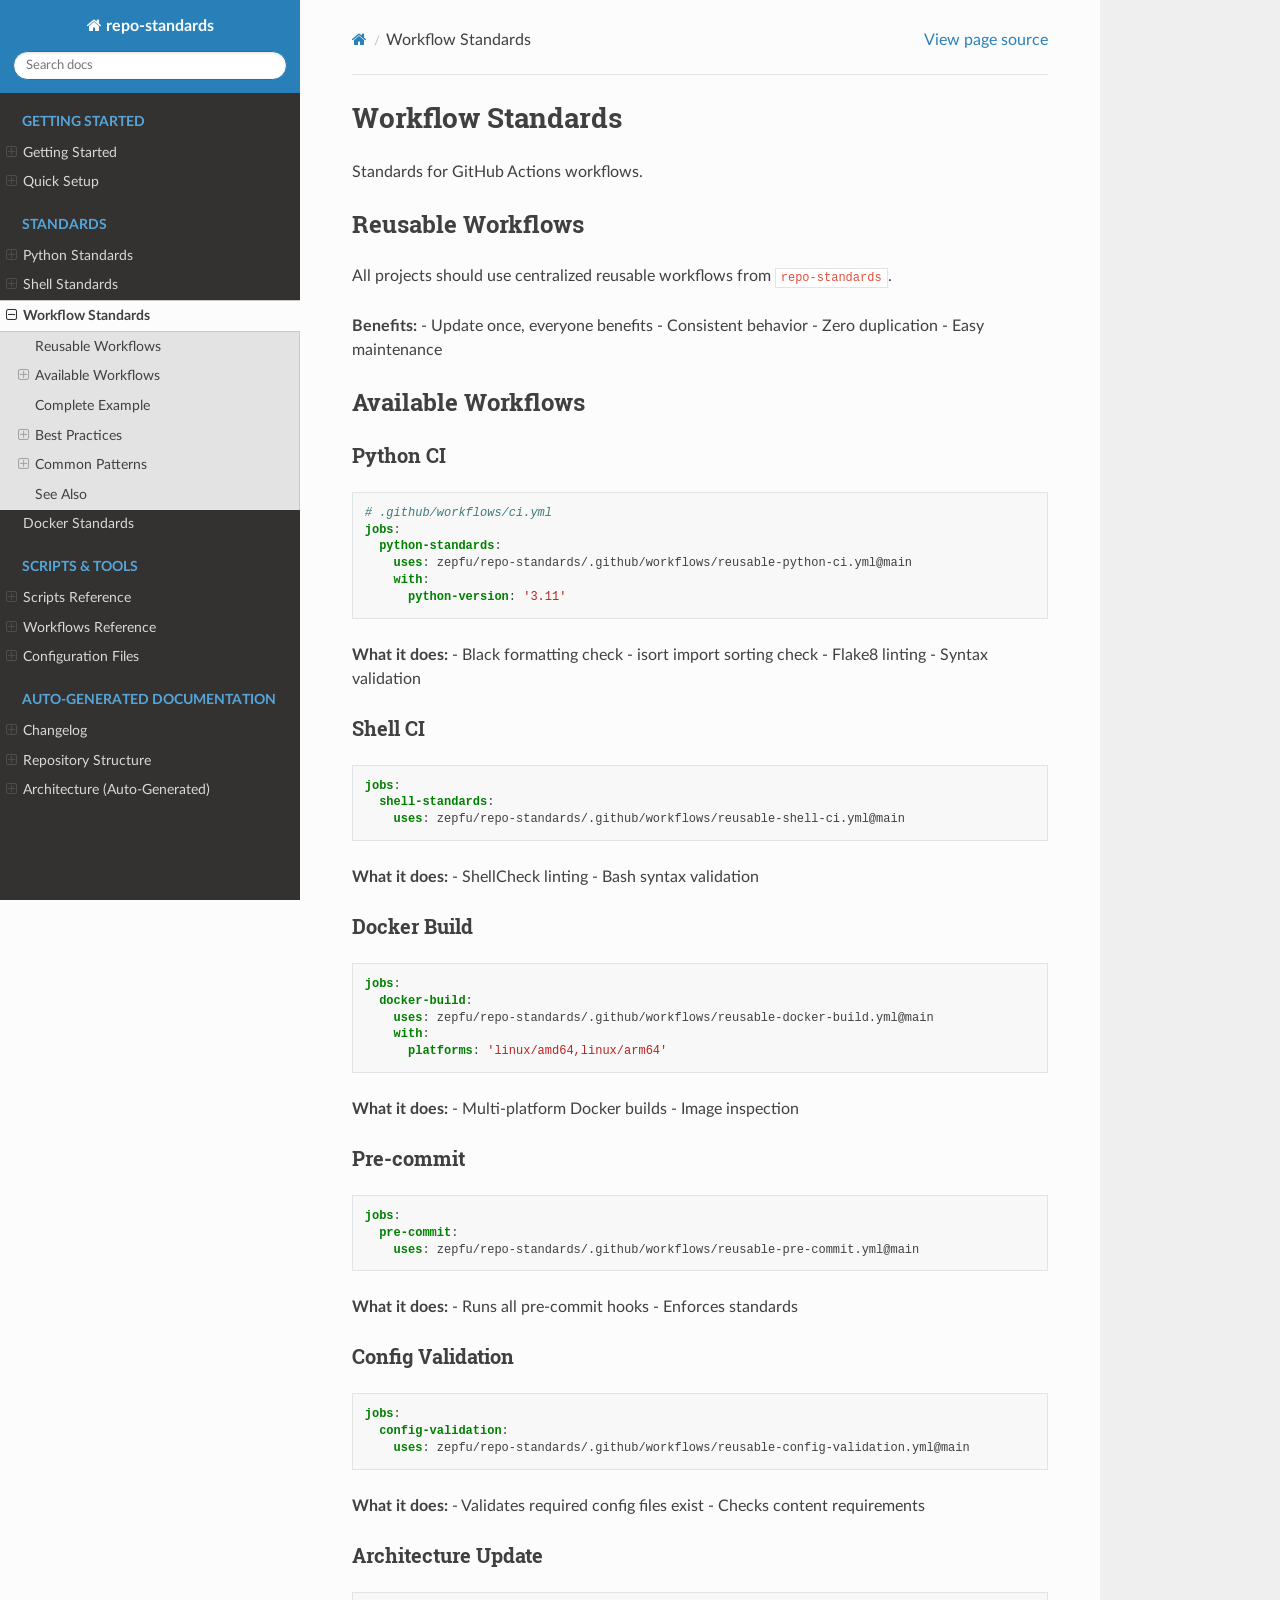
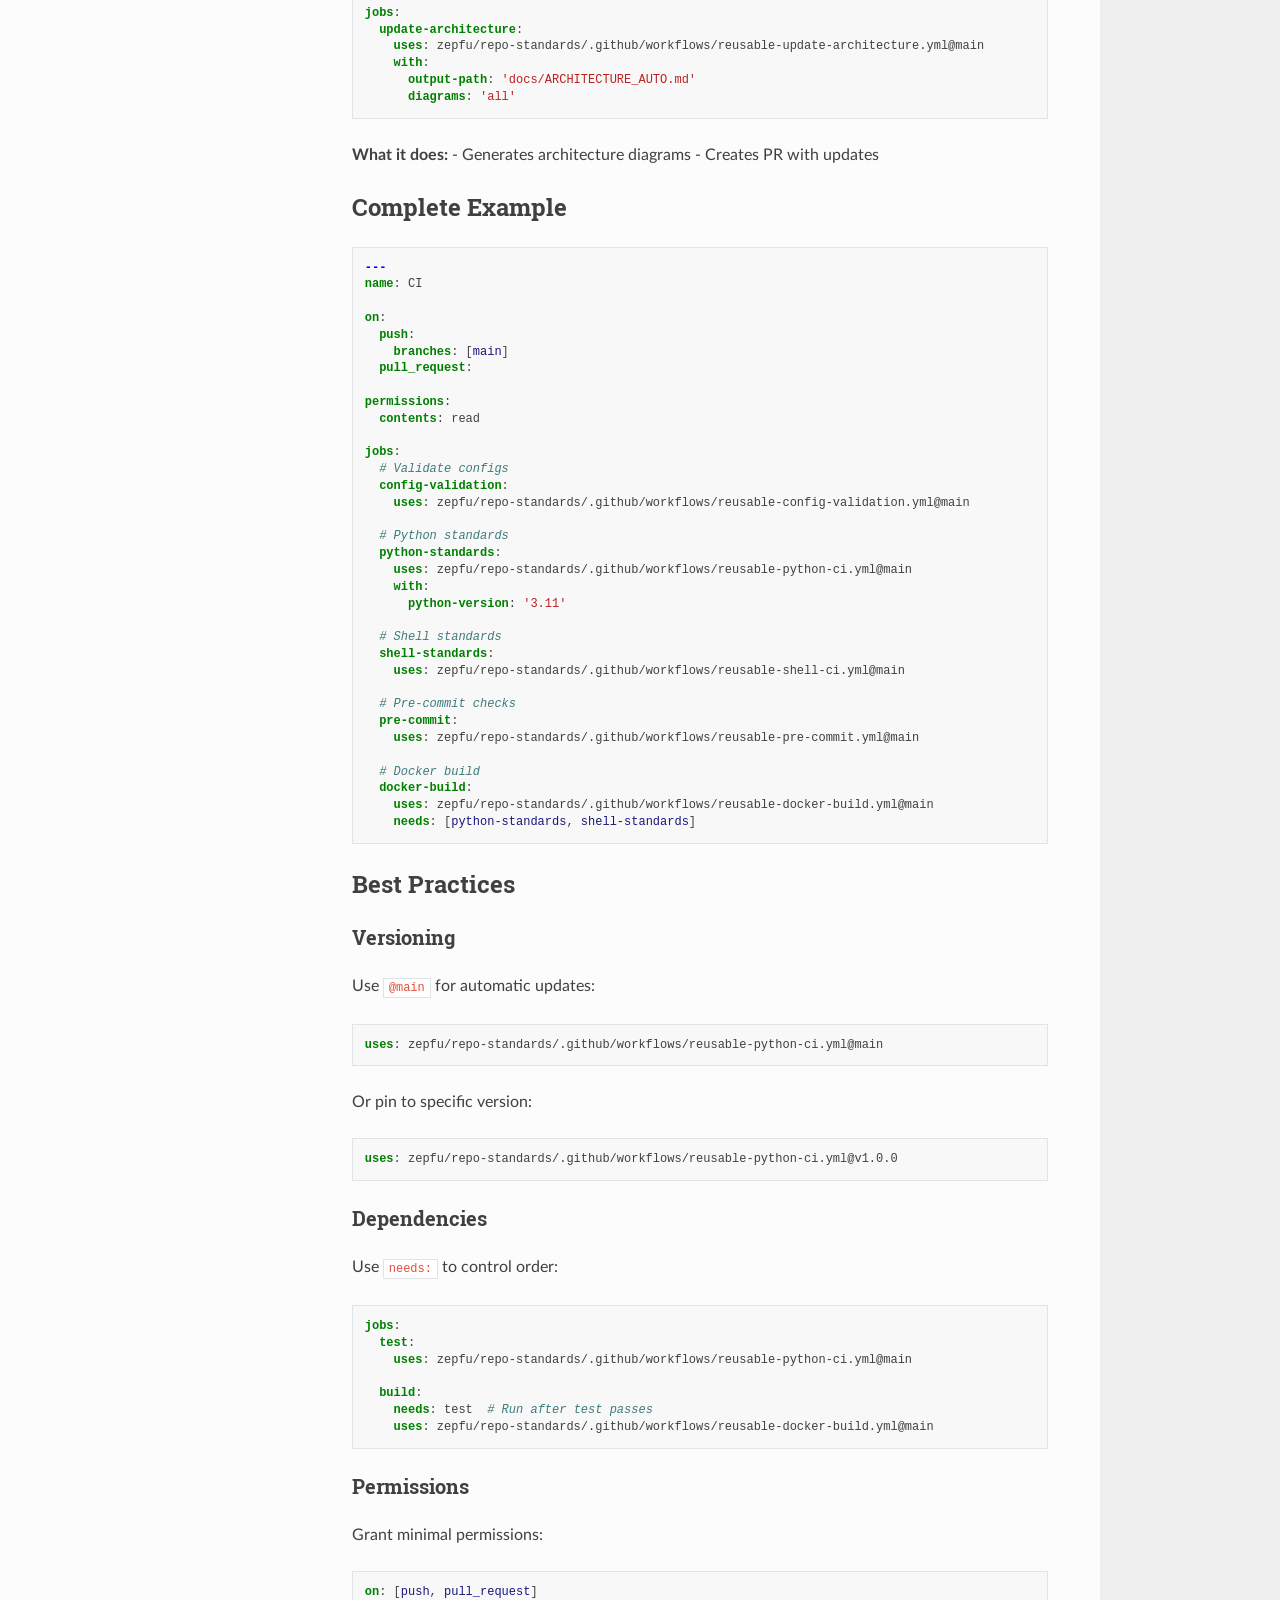
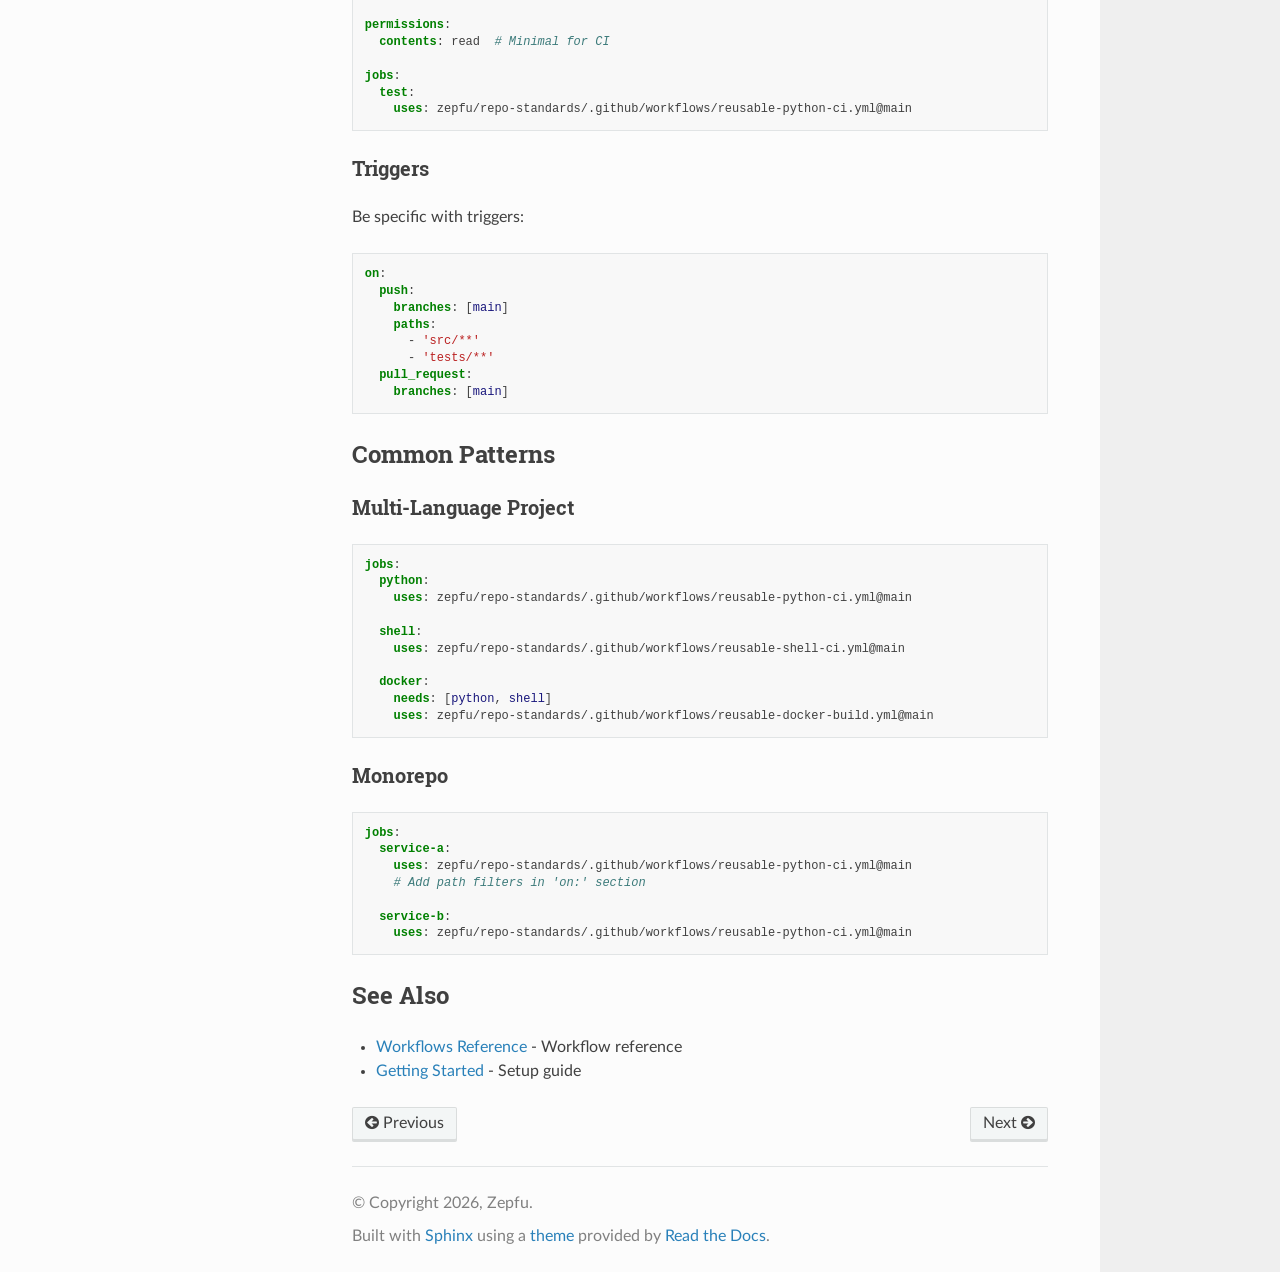
<file: guides/workflow-standards.html>
<!DOCTYPE html>
<html class="writer-html5" lang="en" data-content_root="../">
<head>
  <meta charset="utf-8" /><meta name="viewport" content="width=device-width, initial-scale=1" />

  <meta name="viewport" content="width=device-width, initial-scale=1.0" />
  <title>Workflow Standards &mdash; repo-standards Documentation</title>
      <link rel="stylesheet" type="text/css" href="../_static/pygments.css?v=b86133f3" />
      <link rel="stylesheet" type="text/css" href="../_static/css/theme.css?v=9edc463e" />
      <link rel="stylesheet" type="text/css" href="../_static/custom.css?v=7ad5552a" />

  
      <script src="../_static/jquery.js?v=5d32c60e"></script>
      <script src="../_static/_sphinx_javascript_frameworks_compat.js?v=2cd50e6c"></script>
      <script src="../_static/documentation_options.js?v=8d563738"></script>
      <script src="../_static/doctools.js?v=fd6eb6e6"></script>
      <script src="../_static/sphinx_highlight.js?v=6ffebe34"></script>
    <script src="../_static/js/theme.js"></script>
    <link rel="index" title="Index" href="../genindex.html" />
    <link rel="search" title="Search" href="../search.html" />
    <link rel="next" title="Docker Standards" href="docker-standards.html" />
    <link rel="prev" title="Shell Standards" href="shell-standards.html" /> 
</head>

<body class="wy-body-for-nav"> 
  <div class="wy-grid-for-nav">
    <nav data-toggle="wy-nav-shift" class="wy-nav-side">
      <div class="wy-side-scroll">
        <div class="wy-side-nav-search" >

          
          
          <a href="../index.html" class="icon icon-home">
            repo-standards
          </a>
<div role="search">
  <form id="rtd-search-form" class="wy-form" action="../search.html" method="get">
    <input type="text" name="q" placeholder="Search docs" aria-label="Search docs" />
    <input type="hidden" name="check_keywords" value="yes" />
    <input type="hidden" name="area" value="default" />
  </form>
</div>
        </div><div class="wy-menu wy-menu-vertical" data-spy="affix" role="navigation" aria-label="Navigation menu">
              <p class="caption" role="heading"><span class="caption-text">Getting Started</span></p>
<ul>
<li class="toctree-l1"><a class="reference internal" href="getting-started.html">Getting Started</a><ul>
<li class="toctree-l2"><a class="reference internal" href="getting-started.html#overview">Overview</a></li>
<li class="toctree-l2"><a class="reference internal" href="getting-started.html#quick-setup">Quick Setup</a></li>
<li class="toctree-l2"><a class="reference internal" href="getting-started.html#what-gets-enforced">What Gets Enforced</a><ul>
<li class="toctree-l3"><a class="reference internal" href="getting-started.html#python-code">Python Code</a></li>
<li class="toctree-l3"><a class="reference internal" href="getting-started.html#shell-scripts">Shell Scripts</a></li>
<li class="toctree-l3"><a class="reference internal" href="getting-started.html#yaml-files">YAML Files</a></li>
<li class="toctree-l3"><a class="reference internal" href="getting-started.html#general">General</a></li>
</ul>
</li>
<li class="toctree-l2"><a class="reference internal" href="getting-started.html#next-steps">Next Steps</a></li>
</ul>
</li>
<li class="toctree-l1"><a class="reference internal" href="quick-setup.html">Quick Setup</a><ul>
<li class="toctree-l2"><a class="reference internal" href="quick-setup.html#one-command-setup">One-Command Setup</a></li>
<li class="toctree-l2"><a class="reference internal" href="quick-setup.html#python-project">Python Project</a></li>
<li class="toctree-l2"><a class="reference internal" href="quick-setup.html#shell-project">Shell Project</a></li>
<li class="toctree-l2"><a class="reference internal" href="quick-setup.html#docker-project">Docker Project</a></li>
<li class="toctree-l2"><a class="reference internal" href="quick-setup.html#multi-language-project">Multi-Language Project</a></li>
<li class="toctree-l2"><a class="reference internal" href="quick-setup.html#troubleshooting">Troubleshooting</a></li>
</ul>
</li>
</ul>
<p class="caption" role="heading"><span class="caption-text">Standards</span></p>
<ul class="current">
<li class="toctree-l1"><a class="reference internal" href="python-standards.html">Python Standards</a><ul>
<li class="toctree-l2"><a class="reference internal" href="python-standards.html#overview">Overview</a></li>
<li class="toctree-l2"><a class="reference internal" href="python-standards.html#formatting-with-black">Formatting with Black</a><ul>
<li class="toctree-l3"><a class="reference internal" href="python-standards.html#configuration">Configuration</a></li>
<li class="toctree-l3"><a class="reference internal" href="python-standards.html#usage">Usage</a></li>
</ul>
</li>
<li class="toctree-l2"><a class="reference internal" href="python-standards.html#import-sorting-with-isort">Import Sorting with isort</a><ul>
<li class="toctree-l3"><a class="reference internal" href="python-standards.html#id1">Configuration</a></li>
<li class="toctree-l3"><a class="reference internal" href="python-standards.html#id2">Usage</a></li>
</ul>
</li>
<li class="toctree-l2"><a class="reference internal" href="python-standards.html#linting-with-flake8">Linting with Flake8</a><ul>
<li class="toctree-l3"><a class="reference internal" href="python-standards.html#id3">Configuration</a></li>
<li class="toctree-l3"><a class="reference internal" href="python-standards.html#id4">Usage</a></li>
<li class="toctree-l3"><a class="reference internal" href="python-standards.html#common-rules">Common Rules</a></li>
</ul>
</li>
<li class="toctree-l2"><a class="reference internal" href="python-standards.html#style-guidelines">Style Guidelines</a><ul>
<li class="toctree-l3"><a class="reference internal" href="python-standards.html#docstrings">Docstrings</a></li>
<li class="toctree-l3"><a class="reference internal" href="python-standards.html#type-hints">Type Hints</a></li>
<li class="toctree-l3"><a class="reference internal" href="python-standards.html#imports">Imports</a></li>
<li class="toctree-l3"><a class="reference internal" href="python-standards.html#line-length">Line Length</a></li>
</ul>
</li>
<li class="toctree-l2"><a class="reference internal" href="python-standards.html#enforcement">Enforcement</a><ul>
<li class="toctree-l3"><a class="reference internal" href="python-standards.html#pre-commit-hooks">Pre-commit Hooks</a></li>
<li class="toctree-l3"><a class="reference internal" href="python-standards.html#github-actions">GitHub Actions</a></li>
</ul>
</li>
<li class="toctree-l2"><a class="reference internal" href="python-standards.html#best-practices">Best Practices</a><ul>
<li class="toctree-l3"><a class="reference internal" href="python-standards.html#project-structure">Project Structure</a></li>
<li class="toctree-l3"><a class="reference internal" href="python-standards.html#testing">Testing</a></li>
<li class="toctree-l3"><a class="reference internal" href="python-standards.html#virtual-environments">Virtual Environments</a></li>
</ul>
</li>
<li class="toctree-l2"><a class="reference internal" href="python-standards.html#common-issues">Common Issues</a></li>
<li class="toctree-l2"><a class="reference internal" href="python-standards.html#see-also">See Also</a></li>
</ul>
</li>
<li class="toctree-l1"><a class="reference internal" href="shell-standards.html">Shell Standards</a><ul>
<li class="toctree-l2"><a class="reference internal" href="shell-standards.html#overview">Overview</a></li>
<li class="toctree-l2"><a class="reference internal" href="shell-standards.html#shellcheck">ShellCheck</a><ul>
<li class="toctree-l3"><a class="reference internal" href="shell-standards.html#configuration">Configuration</a></li>
<li class="toctree-l3"><a class="reference internal" href="shell-standards.html#usage">Usage</a></li>
<li class="toctree-l3"><a class="reference internal" href="shell-standards.html#common-rules">Common Rules</a></li>
</ul>
</li>
<li class="toctree-l2"><a class="reference internal" href="shell-standards.html#script-template">Script Template</a><ul>
<li class="toctree-l3"><a class="reference internal" href="shell-standards.html#standard-template">Standard Template</a></li>
</ul>
</li>
<li class="toctree-l2"><a class="reference internal" href="shell-standards.html#style-guidelines">Style Guidelines</a><ul>
<li class="toctree-l3"><a class="reference internal" href="shell-standards.html#quoting">Quoting</a></li>
<li class="toctree-l3"><a class="reference internal" href="shell-standards.html#arrays">Arrays</a></li>
<li class="toctree-l3"><a class="reference internal" href="shell-standards.html#conditionals">Conditionals</a></li>
<li class="toctree-l3"><a class="reference internal" href="shell-standards.html#functions">Functions</a></li>
<li class="toctree-l3"><a class="reference internal" href="shell-standards.html#error-handling">Error Handling</a></li>
</ul>
</li>
<li class="toctree-l2"><a class="reference internal" href="shell-standards.html#common-patterns">Common Patterns</a><ul>
<li class="toctree-l3"><a class="reference internal" href="shell-standards.html#check-if-command-exists">Check if command exists</a></li>
<li class="toctree-l3"><a class="reference internal" href="shell-standards.html#read-file-line-by-line">Read file line by line</a></li>
<li class="toctree-l3"><a class="reference internal" href="shell-standards.html#iterate-over-files">Iterate over files</a></li>
</ul>
</li>
<li class="toctree-l2"><a class="reference internal" href="shell-standards.html#enforcement">Enforcement</a><ul>
<li class="toctree-l3"><a class="reference internal" href="shell-standards.html#pre-commit">Pre-commit</a></li>
<li class="toctree-l3"><a class="reference internal" href="shell-standards.html#github-actions">GitHub Actions</a></li>
</ul>
</li>
<li class="toctree-l2"><a class="reference internal" href="shell-standards.html#best-practices">Best Practices</a><ul>
<li class="toctree-l3"><a class="reference internal" href="shell-standards.html#portability">Portability</a></li>
<li class="toctree-l3"><a class="reference internal" href="shell-standards.html#security">Security</a></li>
<li class="toctree-l3"><a class="reference internal" href="shell-standards.html#performance">Performance</a></li>
<li class="toctree-l3"><a class="reference internal" href="shell-standards.html#documentation">Documentation</a></li>
</ul>
</li>
<li class="toctree-l2"><a class="reference internal" href="shell-standards.html#common-issues">Common Issues</a></li>
<li class="toctree-l2"><a class="reference internal" href="shell-standards.html#see-also">See Also</a></li>
</ul>
</li>
<li class="toctree-l1 current"><a class="current reference internal" href="#">Workflow Standards</a><ul>
<li class="toctree-l2"><a class="reference internal" href="#reusable-workflows">Reusable Workflows</a></li>
<li class="toctree-l2"><a class="reference internal" href="#available-workflows">Available Workflows</a><ul>
<li class="toctree-l3"><a class="reference internal" href="#python-ci">Python CI</a></li>
<li class="toctree-l3"><a class="reference internal" href="#shell-ci">Shell CI</a></li>
<li class="toctree-l3"><a class="reference internal" href="#docker-build">Docker Build</a></li>
<li class="toctree-l3"><a class="reference internal" href="#pre-commit">Pre-commit</a></li>
<li class="toctree-l3"><a class="reference internal" href="#config-validation">Config Validation</a></li>
<li class="toctree-l3"><a class="reference internal" href="#architecture-update">Architecture Update</a></li>
</ul>
</li>
<li class="toctree-l2"><a class="reference internal" href="#complete-example">Complete Example</a></li>
<li class="toctree-l2"><a class="reference internal" href="#best-practices">Best Practices</a><ul>
<li class="toctree-l3"><a class="reference internal" href="#versioning">Versioning</a></li>
<li class="toctree-l3"><a class="reference internal" href="#dependencies">Dependencies</a></li>
<li class="toctree-l3"><a class="reference internal" href="#permissions">Permissions</a></li>
<li class="toctree-l3"><a class="reference internal" href="#triggers">Triggers</a></li>
</ul>
</li>
<li class="toctree-l2"><a class="reference internal" href="#common-patterns">Common Patterns</a><ul>
<li class="toctree-l3"><a class="reference internal" href="#multi-language-project">Multi-Language Project</a></li>
<li class="toctree-l3"><a class="reference internal" href="#monorepo">Monorepo</a></li>
</ul>
</li>
<li class="toctree-l2"><a class="reference internal" href="#see-also">See Also</a></li>
</ul>
</li>
<li class="toctree-l1"><a class="reference internal" href="docker-standards.html">Docker Standards</a></li>
</ul>
<p class="caption" role="heading"><span class="caption-text">Scripts &amp; Tools</span></p>
<ul>
<li class="toctree-l1"><a class="reference internal" href="../reference/scripts.html">Scripts Reference</a><ul>
<li class="toctree-l2"><a class="reference internal" href="../reference/scripts.html#changelog-py">changelog.py</a></li>
<li class="toctree-l2"><a class="reference internal" href="../reference/scripts.html#repo-map-py">repo_map.py</a></li>
<li class="toctree-l2"><a class="reference internal" href="../reference/scripts.html#generate-architecture-py">generate_architecture.py</a></li>
<li class="toctree-l2"><a class="reference internal" href="../reference/scripts.html#sync-configs-sh">sync-configs.sh</a></li>
</ul>
</li>
<li class="toctree-l1"><a class="reference internal" href="../reference/workflows.html">Workflows Reference</a><ul>
<li class="toctree-l2"><a class="reference internal" href="../reference/workflows.html#available-workflows">Available Workflows</a><ul>
<li class="toctree-l3"><a class="reference internal" href="../reference/workflows.html#reusable-python-ci-yml">reusable-python-ci.yml</a></li>
<li class="toctree-l3"><a class="reference internal" href="../reference/workflows.html#reusable-shell-ci-yml">reusable-shell-ci.yml</a></li>
<li class="toctree-l3"><a class="reference internal" href="../reference/workflows.html#reusable-docker-build-yml">reusable-docker-build.yml</a></li>
<li class="toctree-l3"><a class="reference internal" href="../reference/workflows.html#reusable-pre-commit-yml">reusable-pre-commit.yml</a></li>
<li class="toctree-l3"><a class="reference internal" href="../reference/workflows.html#reusable-config-validation-yml">reusable-config-validation.yml</a></li>
<li class="toctree-l3"><a class="reference internal" href="../reference/workflows.html#reusable-update-architecture-yml">reusable-update-architecture.yml</a></li>
</ul>
</li>
</ul>
</li>
<li class="toctree-l1"><a class="reference internal" href="../reference/configs.html">Configuration Files</a><ul>
<li class="toctree-l2"><a class="reference internal" href="../reference/configs.html#gitattributes">.gitattributes</a></li>
<li class="toctree-l2"><a class="reference internal" href="../reference/configs.html#gitignore">.gitignore</a></li>
<li class="toctree-l2"><a class="reference internal" href="../reference/configs.html#editorconfig">.editorconfig</a></li>
<li class="toctree-l2"><a class="reference internal" href="../reference/configs.html#flake8">.flake8</a></li>
<li class="toctree-l2"><a class="reference internal" href="../reference/configs.html#shellcheckrc">.shellcheckrc</a></li>
<li class="toctree-l2"><a class="reference internal" href="../reference/configs.html#pre-commit-config-yaml">.pre-commit-config.yaml</a></li>
<li class="toctree-l2"><a class="reference internal" href="../reference/configs.html#pyproject-toml">pyproject.toml</a></li>
</ul>
</li>
</ul>
<p class="caption" role="heading"><span class="caption-text">Auto-Generated Documentation</span></p>
<ul>
<li class="toctree-l1"><a class="reference internal" href="../auto/CHANGELOG.html">Changelog</a><ul>
<li class="toctree-l2"><a class="reference internal" href="../auto/CHANGELOG.html#unreleased">[Unreleased]</a><ul>
<li class="toctree-l3"><a class="reference internal" href="../auto/CHANGELOG.html#added">Added</a></li>
<li class="toctree-l3"><a class="reference internal" href="../auto/CHANGELOG.html#changed">Changed</a></li>
<li class="toctree-l3"><a class="reference internal" href="../auto/CHANGELOG.html#fixed">Fixed</a></li>
</ul>
</li>
</ul>
</li>
<li class="toctree-l1"><a class="reference internal" href="../auto/REPO_MAP.html">Repository Structure</a><ul>
<li class="toctree-l2"><a class="reference internal" href="../auto/REPO_MAP.html#table-of-contents">Table of Contents</a></li>
<li class="toctree-l2"><a class="reference internal" href="../auto/REPO_MAP.html#directory-tree">Directory Tree</a></li>
<li class="toctree-l2"><a class="reference internal" href="../auto/REPO_MAP.html#key-files">Key Files</a><ul>
<li class="toctree-l3"><a class="reference internal" href="../auto/REPO_MAP.html#important-files">Important Files</a></li>
</ul>
</li>
<li class="toctree-l2"><a class="reference internal" href="../auto/REPO_MAP.html#configuration-files">Configuration Files</a></li>
<li class="toctree-l2"><a class="reference internal" href="../auto/REPO_MAP.html#documentation">Documentation</a></li>
<li class="toctree-l2"><a class="reference internal" href="../auto/REPO_MAP.html#scripts">Scripts</a></li>
</ul>
</li>
<li class="toctree-l1"><a class="reference internal" href="../auto/ARCHITECTURE_AUTO.html">Architecture (Auto-Generated)</a><ul>
<li class="toctree-l2"><a class="reference internal" href="../auto/ARCHITECTURE_AUTO.html#overview">Overview</a><ul>
<li class="toctree-l3"><a class="reference internal" href="../auto/ARCHITECTURE_AUTO.html#detected-patterns">Detected Patterns</a></li>
</ul>
</li>
<li class="toctree-l2"><a class="reference internal" href="../auto/ARCHITECTURE_AUTO.html#flowchart-diagram">Flowchart Diagram</a></li>
<li class="toctree-l2"><a class="reference internal" href="../auto/ARCHITECTURE_AUTO.html#state-diagram">State Diagram</a></li>
<li class="toctree-l2"><a class="reference internal" href="../auto/ARCHITECTURE_AUTO.html#sequence-diagram">Sequence Diagram</a></li>
<li class="toctree-l2"><a class="reference internal" href="../auto/ARCHITECTURE_AUTO.html#architecture-diagram">Architecture Diagram</a></li>
<li class="toctree-l2"><a class="reference internal" href="../auto/ARCHITECTURE_AUTO.html#er-diagram">Er Diagram</a></li>
<li class="toctree-l2"><a class="reference internal" href="../auto/ARCHITECTURE_AUTO.html#class-diagram">Class Diagram</a></li>
<li class="toctree-l2"><a class="reference internal" href="../auto/ARCHITECTURE_AUTO.html#journey-diagram">Journey Diagram</a></li>
<li class="toctree-l2"><a class="reference internal" href="../auto/ARCHITECTURE_AUTO.html#mindmap-diagram">Mindmap Diagram</a></li>
<li class="toctree-l2"><a class="reference internal" href="../auto/ARCHITECTURE_AUTO.html#workflow-pipeline-diagram">Workflow Pipeline Diagram</a></li>
<li class="toctree-l2"><a class="reference internal" href="../auto/ARCHITECTURE_AUTO.html#workflow-triggers-diagram">Workflow Triggers Diagram</a></li>
<li class="toctree-l2"><a class="reference internal" href="../auto/ARCHITECTURE_AUTO.html#workflow-jobs-diagram">Workflow Jobs Diagram</a></li>
<li class="toctree-l2"><a class="reference internal" href="../auto/ARCHITECTURE_AUTO.html#development-workflows">Development Workflows</a><ul>
<li class="toctree-l3"><a class="reference internal" href="../auto/ARCHITECTURE_AUTO.html#github-workflows-summary">GitHub Workflows Summary</a></li>
</ul>
</li>
<li class="toctree-l2"><a class="reference internal" href="../auto/ARCHITECTURE_AUTO.html#module-summary">Module Summary</a><ul>
<li class="toctree-l3"><a class="reference internal" href="../auto/ARCHITECTURE_AUTO.html#docs-conf"><code class="docutils literal notranslate"><span class="pre">docs.conf</span></code></a></li>
<li class="toctree-l3"><a class="reference internal" href="../auto/ARCHITECTURE_AUTO.html#scripts-changelog"><code class="docutils literal notranslate"><span class="pre">scripts.changelog</span></code></a></li>
<li class="toctree-l3"><a class="reference internal" href="../auto/ARCHITECTURE_AUTO.html#scripts-generate-architecture"><code class="docutils literal notranslate"><span class="pre">scripts.generate_architecture</span></code></a></li>
<li class="toctree-l3"><a class="reference internal" href="../auto/ARCHITECTURE_AUTO.html#scripts-repo-map"><code class="docutils literal notranslate"><span class="pre">scripts.repo_map</span></code></a></li>
</ul>
</li>
</ul>
</li>
</ul>

        </div>
      </div>
    </nav>

    <section data-toggle="wy-nav-shift" class="wy-nav-content-wrap"><nav class="wy-nav-top" aria-label="Mobile navigation menu" >
          <i data-toggle="wy-nav-top" class="fa fa-bars"></i>
          <a href="../index.html">repo-standards</a>
      </nav>

      <div class="wy-nav-content">
        <div class="rst-content">
          <div role="navigation" aria-label="Page navigation">
  <ul class="wy-breadcrumbs">
      <li><a href="../index.html" class="icon icon-home" aria-label="Home"></a></li>
      <li class="breadcrumb-item active">Workflow Standards</li>
      <li class="wy-breadcrumbs-aside">
            <a href="../_sources/guides/workflow-standards.rst.txt" rel="nofollow"> View page source</a>
      </li>
  </ul>
  <hr/>
</div>
          <div role="main" class="document" itemscope="itemscope" itemtype="http://schema.org/Article">
           <div itemprop="articleBody">
             
  <section id="workflow-standards">
<h1>Workflow Standards<a class="headerlink" href="#workflow-standards" title="Link to this heading"></a></h1>
<p>Standards for GitHub Actions workflows.</p>
<section id="reusable-workflows">
<h2>Reusable Workflows<a class="headerlink" href="#reusable-workflows" title="Link to this heading"></a></h2>
<p>All projects should use centralized reusable workflows from <code class="docutils literal notranslate"><span class="pre">repo-standards</span></code>.</p>
<p><strong>Benefits:</strong>
- Update once, everyone benefits
- Consistent behavior
- Zero duplication
- Easy maintenance</p>
</section>
<section id="available-workflows">
<h2>Available Workflows<a class="headerlink" href="#available-workflows" title="Link to this heading"></a></h2>
<section id="python-ci">
<h3>Python CI<a class="headerlink" href="#python-ci" title="Link to this heading"></a></h3>
<div class="highlight-yaml notranslate"><div class="highlight"><pre><span></span><span class="c1"># .github/workflows/ci.yml</span>
<span class="nt">jobs</span><span class="p">:</span>
<span class="w">  </span><span class="nt">python-standards</span><span class="p">:</span>
<span class="w">    </span><span class="nt">uses</span><span class="p">:</span><span class="w"> </span><span class="l l-Scalar l-Scalar-Plain">zepfu/repo-standards/.github/workflows/reusable-python-ci.yml@main</span>
<span class="w">    </span><span class="nt">with</span><span class="p">:</span>
<span class="w">      </span><span class="nt">python-version</span><span class="p">:</span><span class="w"> </span><span class="s">&#39;3.11&#39;</span>
</pre></div>
</div>
<p><strong>What it does:</strong>
- Black formatting check
- isort import sorting check
- Flake8 linting
- Syntax validation</p>
</section>
<section id="shell-ci">
<h3>Shell CI<a class="headerlink" href="#shell-ci" title="Link to this heading"></a></h3>
<div class="highlight-yaml notranslate"><div class="highlight"><pre><span></span><span class="nt">jobs</span><span class="p">:</span>
<span class="w">  </span><span class="nt">shell-standards</span><span class="p">:</span>
<span class="w">    </span><span class="nt">uses</span><span class="p">:</span><span class="w"> </span><span class="l l-Scalar l-Scalar-Plain">zepfu/repo-standards/.github/workflows/reusable-shell-ci.yml@main</span>
</pre></div>
</div>
<p><strong>What it does:</strong>
- ShellCheck linting
- Bash syntax validation</p>
</section>
<section id="docker-build">
<h3>Docker Build<a class="headerlink" href="#docker-build" title="Link to this heading"></a></h3>
<div class="highlight-yaml notranslate"><div class="highlight"><pre><span></span><span class="nt">jobs</span><span class="p">:</span>
<span class="w">  </span><span class="nt">docker-build</span><span class="p">:</span>
<span class="w">    </span><span class="nt">uses</span><span class="p">:</span><span class="w"> </span><span class="l l-Scalar l-Scalar-Plain">zepfu/repo-standards/.github/workflows/reusable-docker-build.yml@main</span>
<span class="w">    </span><span class="nt">with</span><span class="p">:</span>
<span class="w">      </span><span class="nt">platforms</span><span class="p">:</span><span class="w"> </span><span class="s">&#39;linux/amd64,linux/arm64&#39;</span>
</pre></div>
</div>
<p><strong>What it does:</strong>
- Multi-platform Docker builds
- Image inspection</p>
</section>
<section id="pre-commit">
<h3>Pre-commit<a class="headerlink" href="#pre-commit" title="Link to this heading"></a></h3>
<div class="highlight-yaml notranslate"><div class="highlight"><pre><span></span><span class="nt">jobs</span><span class="p">:</span>
<span class="w">  </span><span class="nt">pre-commit</span><span class="p">:</span>
<span class="w">    </span><span class="nt">uses</span><span class="p">:</span><span class="w"> </span><span class="l l-Scalar l-Scalar-Plain">zepfu/repo-standards/.github/workflows/reusable-pre-commit.yml@main</span>
</pre></div>
</div>
<p><strong>What it does:</strong>
- Runs all pre-commit hooks
- Enforces standards</p>
</section>
<section id="config-validation">
<h3>Config Validation<a class="headerlink" href="#config-validation" title="Link to this heading"></a></h3>
<div class="highlight-yaml notranslate"><div class="highlight"><pre><span></span><span class="nt">jobs</span><span class="p">:</span>
<span class="w">  </span><span class="nt">config-validation</span><span class="p">:</span>
<span class="w">    </span><span class="nt">uses</span><span class="p">:</span><span class="w"> </span><span class="l l-Scalar l-Scalar-Plain">zepfu/repo-standards/.github/workflows/reusable-config-validation.yml@main</span>
</pre></div>
</div>
<p><strong>What it does:</strong>
- Validates required config files exist
- Checks content requirements</p>
</section>
<section id="architecture-update">
<h3>Architecture Update<a class="headerlink" href="#architecture-update" title="Link to this heading"></a></h3>
<div class="highlight-yaml notranslate"><div class="highlight"><pre><span></span><span class="nt">jobs</span><span class="p">:</span>
<span class="w">  </span><span class="nt">update-architecture</span><span class="p">:</span>
<span class="w">    </span><span class="nt">uses</span><span class="p">:</span><span class="w"> </span><span class="l l-Scalar l-Scalar-Plain">zepfu/repo-standards/.github/workflows/reusable-update-architecture.yml@main</span>
<span class="w">    </span><span class="nt">with</span><span class="p">:</span>
<span class="w">      </span><span class="nt">output-path</span><span class="p">:</span><span class="w"> </span><span class="s">&#39;docs/ARCHITECTURE_AUTO.md&#39;</span>
<span class="w">      </span><span class="nt">diagrams</span><span class="p">:</span><span class="w"> </span><span class="s">&#39;all&#39;</span>
</pre></div>
</div>
<p><strong>What it does:</strong>
- Generates architecture diagrams
- Creates PR with updates</p>
</section>
</section>
<section id="complete-example">
<h2>Complete Example<a class="headerlink" href="#complete-example" title="Link to this heading"></a></h2>
<div class="highlight-yaml notranslate"><div class="highlight"><pre><span></span><span class="nn">---</span>
<span class="nt">name</span><span class="p">:</span><span class="w"> </span><span class="l l-Scalar l-Scalar-Plain">CI</span>

<span class="nt">on</span><span class="p">:</span>
<span class="w">  </span><span class="nt">push</span><span class="p">:</span>
<span class="w">    </span><span class="nt">branches</span><span class="p">:</span><span class="w"> </span><span class="p p-Indicator">[</span><span class="nv">main</span><span class="p p-Indicator">]</span>
<span class="w">  </span><span class="nt">pull_request</span><span class="p">:</span>

<span class="nt">permissions</span><span class="p">:</span>
<span class="w">  </span><span class="nt">contents</span><span class="p">:</span><span class="w"> </span><span class="l l-Scalar l-Scalar-Plain">read</span>

<span class="nt">jobs</span><span class="p">:</span>
<span class="w">  </span><span class="c1"># Validate configs</span>
<span class="w">  </span><span class="nt">config-validation</span><span class="p">:</span>
<span class="w">    </span><span class="nt">uses</span><span class="p">:</span><span class="w"> </span><span class="l l-Scalar l-Scalar-Plain">zepfu/repo-standards/.github/workflows/reusable-config-validation.yml@main</span>

<span class="w">  </span><span class="c1"># Python standards</span>
<span class="w">  </span><span class="nt">python-standards</span><span class="p">:</span>
<span class="w">    </span><span class="nt">uses</span><span class="p">:</span><span class="w"> </span><span class="l l-Scalar l-Scalar-Plain">zepfu/repo-standards/.github/workflows/reusable-python-ci.yml@main</span>
<span class="w">    </span><span class="nt">with</span><span class="p">:</span>
<span class="w">      </span><span class="nt">python-version</span><span class="p">:</span><span class="w"> </span><span class="s">&#39;3.11&#39;</span>

<span class="w">  </span><span class="c1"># Shell standards</span>
<span class="w">  </span><span class="nt">shell-standards</span><span class="p">:</span>
<span class="w">    </span><span class="nt">uses</span><span class="p">:</span><span class="w"> </span><span class="l l-Scalar l-Scalar-Plain">zepfu/repo-standards/.github/workflows/reusable-shell-ci.yml@main</span>

<span class="w">  </span><span class="c1"># Pre-commit checks</span>
<span class="w">  </span><span class="nt">pre-commit</span><span class="p">:</span>
<span class="w">    </span><span class="nt">uses</span><span class="p">:</span><span class="w"> </span><span class="l l-Scalar l-Scalar-Plain">zepfu/repo-standards/.github/workflows/reusable-pre-commit.yml@main</span>

<span class="w">  </span><span class="c1"># Docker build</span>
<span class="w">  </span><span class="nt">docker-build</span><span class="p">:</span>
<span class="w">    </span><span class="nt">uses</span><span class="p">:</span><span class="w"> </span><span class="l l-Scalar l-Scalar-Plain">zepfu/repo-standards/.github/workflows/reusable-docker-build.yml@main</span>
<span class="w">    </span><span class="nt">needs</span><span class="p">:</span><span class="w"> </span><span class="p p-Indicator">[</span><span class="nv">python-standards</span><span class="p p-Indicator">,</span><span class="w"> </span><span class="nv">shell-standards</span><span class="p p-Indicator">]</span>
</pre></div>
</div>
</section>
<section id="best-practices">
<h2>Best Practices<a class="headerlink" href="#best-practices" title="Link to this heading"></a></h2>
<section id="versioning">
<h3>Versioning<a class="headerlink" href="#versioning" title="Link to this heading"></a></h3>
<p>Use <code class="docutils literal notranslate"><span class="pre">&#64;main</span></code> for automatic updates:</p>
<div class="highlight-yaml notranslate"><div class="highlight"><pre><span></span><span class="nt">uses</span><span class="p">:</span><span class="w"> </span><span class="l l-Scalar l-Scalar-Plain">zepfu/repo-standards/.github/workflows/reusable-python-ci.yml@main</span>
</pre></div>
</div>
<p>Or pin to specific version:</p>
<div class="highlight-yaml notranslate"><div class="highlight"><pre><span></span><span class="nt">uses</span><span class="p">:</span><span class="w"> </span><span class="l l-Scalar l-Scalar-Plain">zepfu/repo-standards/.github/workflows/reusable-python-ci.yml@v1.0.0</span>
</pre></div>
</div>
</section>
<section id="dependencies">
<h3>Dependencies<a class="headerlink" href="#dependencies" title="Link to this heading"></a></h3>
<p>Use <code class="docutils literal notranslate"><span class="pre">needs:</span></code> to control order:</p>
<div class="highlight-yaml notranslate"><div class="highlight"><pre><span></span><span class="nt">jobs</span><span class="p">:</span>
<span class="w">  </span><span class="nt">test</span><span class="p">:</span>
<span class="w">    </span><span class="nt">uses</span><span class="p">:</span><span class="w"> </span><span class="l l-Scalar l-Scalar-Plain">zepfu/repo-standards/.github/workflows/reusable-python-ci.yml@main</span>

<span class="w">  </span><span class="nt">build</span><span class="p">:</span>
<span class="w">    </span><span class="nt">needs</span><span class="p">:</span><span class="w"> </span><span class="l l-Scalar l-Scalar-Plain">test</span><span class="w">  </span><span class="c1"># Run after test passes</span>
<span class="w">    </span><span class="nt">uses</span><span class="p">:</span><span class="w"> </span><span class="l l-Scalar l-Scalar-Plain">zepfu/repo-standards/.github/workflows/reusable-docker-build.yml@main</span>
</pre></div>
</div>
</section>
<section id="permissions">
<h3>Permissions<a class="headerlink" href="#permissions" title="Link to this heading"></a></h3>
<p>Grant minimal permissions:</p>
<div class="highlight-yaml notranslate"><div class="highlight"><pre><span></span><span class="nt">on</span><span class="p">:</span><span class="w"> </span><span class="p p-Indicator">[</span><span class="nv">push</span><span class="p p-Indicator">,</span><span class="w"> </span><span class="nv">pull_request</span><span class="p p-Indicator">]</span>

<span class="nt">permissions</span><span class="p">:</span>
<span class="w">  </span><span class="nt">contents</span><span class="p">:</span><span class="w"> </span><span class="l l-Scalar l-Scalar-Plain">read</span><span class="w">  </span><span class="c1"># Minimal for CI</span>

<span class="nt">jobs</span><span class="p">:</span>
<span class="w">  </span><span class="nt">test</span><span class="p">:</span>
<span class="w">    </span><span class="nt">uses</span><span class="p">:</span><span class="w"> </span><span class="l l-Scalar l-Scalar-Plain">zepfu/repo-standards/.github/workflows/reusable-python-ci.yml@main</span>
</pre></div>
</div>
</section>
<section id="triggers">
<h3>Triggers<a class="headerlink" href="#triggers" title="Link to this heading"></a></h3>
<p>Be specific with triggers:</p>
<div class="highlight-yaml notranslate"><div class="highlight"><pre><span></span><span class="nt">on</span><span class="p">:</span>
<span class="w">  </span><span class="nt">push</span><span class="p">:</span>
<span class="w">    </span><span class="nt">branches</span><span class="p">:</span><span class="w"> </span><span class="p p-Indicator">[</span><span class="nv">main</span><span class="p p-Indicator">]</span>
<span class="w">    </span><span class="nt">paths</span><span class="p">:</span>
<span class="w">      </span><span class="p p-Indicator">-</span><span class="w"> </span><span class="s">&#39;src/**&#39;</span>
<span class="w">      </span><span class="p p-Indicator">-</span><span class="w"> </span><span class="s">&#39;tests/**&#39;</span>
<span class="w">  </span><span class="nt">pull_request</span><span class="p">:</span>
<span class="w">    </span><span class="nt">branches</span><span class="p">:</span><span class="w"> </span><span class="p p-Indicator">[</span><span class="nv">main</span><span class="p p-Indicator">]</span>
</pre></div>
</div>
</section>
</section>
<section id="common-patterns">
<h2>Common Patterns<a class="headerlink" href="#common-patterns" title="Link to this heading"></a></h2>
<section id="multi-language-project">
<h3>Multi-Language Project<a class="headerlink" href="#multi-language-project" title="Link to this heading"></a></h3>
<div class="highlight-yaml notranslate"><div class="highlight"><pre><span></span><span class="nt">jobs</span><span class="p">:</span>
<span class="w">  </span><span class="nt">python</span><span class="p">:</span>
<span class="w">    </span><span class="nt">uses</span><span class="p">:</span><span class="w"> </span><span class="l l-Scalar l-Scalar-Plain">zepfu/repo-standards/.github/workflows/reusable-python-ci.yml@main</span>

<span class="w">  </span><span class="nt">shell</span><span class="p">:</span>
<span class="w">    </span><span class="nt">uses</span><span class="p">:</span><span class="w"> </span><span class="l l-Scalar l-Scalar-Plain">zepfu/repo-standards/.github/workflows/reusable-shell-ci.yml@main</span>

<span class="w">  </span><span class="nt">docker</span><span class="p">:</span>
<span class="w">    </span><span class="nt">needs</span><span class="p">:</span><span class="w"> </span><span class="p p-Indicator">[</span><span class="nv">python</span><span class="p p-Indicator">,</span><span class="w"> </span><span class="nv">shell</span><span class="p p-Indicator">]</span>
<span class="w">    </span><span class="nt">uses</span><span class="p">:</span><span class="w"> </span><span class="l l-Scalar l-Scalar-Plain">zepfu/repo-standards/.github/workflows/reusable-docker-build.yml@main</span>
</pre></div>
</div>
</section>
<section id="monorepo">
<h3>Monorepo<a class="headerlink" href="#monorepo" title="Link to this heading"></a></h3>
<div class="highlight-yaml notranslate"><div class="highlight"><pre><span></span><span class="nt">jobs</span><span class="p">:</span>
<span class="w">  </span><span class="nt">service-a</span><span class="p">:</span>
<span class="w">    </span><span class="nt">uses</span><span class="p">:</span><span class="w"> </span><span class="l l-Scalar l-Scalar-Plain">zepfu/repo-standards/.github/workflows/reusable-python-ci.yml@main</span>
<span class="w">    </span><span class="c1"># Add path filters in &#39;on:&#39; section</span>

<span class="w">  </span><span class="nt">service-b</span><span class="p">:</span>
<span class="w">    </span><span class="nt">uses</span><span class="p">:</span><span class="w"> </span><span class="l l-Scalar l-Scalar-Plain">zepfu/repo-standards/.github/workflows/reusable-python-ci.yml@main</span>
</pre></div>
</div>
</section>
</section>
<section id="see-also">
<h2>See Also<a class="headerlink" href="#see-also" title="Link to this heading"></a></h2>
<ul class="simple">
<li><p><a class="reference internal" href="../reference/workflows.html"><span class="doc">Workflows Reference</span></a> - Workflow reference</p></li>
<li><p><a class="reference internal" href="getting-started.html"><span class="doc">Getting Started</span></a> - Setup guide</p></li>
</ul>
</section>
</section>


           </div>
          </div>
          <footer><div class="rst-footer-buttons" role="navigation" aria-label="Footer">
        <a href="shell-standards.html" class="btn btn-neutral float-left" title="Shell Standards" accesskey="p" rel="prev"><span class="fa fa-arrow-circle-left" aria-hidden="true"></span> Previous</a>
        <a href="docker-standards.html" class="btn btn-neutral float-right" title="Docker Standards" accesskey="n" rel="next">Next <span class="fa fa-arrow-circle-right" aria-hidden="true"></span></a>
    </div>

  <hr/>

  <div role="contentinfo">
    <p>&#169; Copyright 2026, Zepfu.</p>
  </div>

  Built with <a href="https://www.sphinx-doc.org/">Sphinx</a> using a
    <a href="https://github.com/readthedocs/sphinx_rtd_theme">theme</a>
    provided by <a href="https://readthedocs.org">Read the Docs</a>.
   

</footer>
        </div>
      </div>
    </section>
  </div>
  <script>
      jQuery(function () {
          SphinxRtdTheme.Navigation.enable(true);
      });
  </script> 

</body>
</html>
</file>
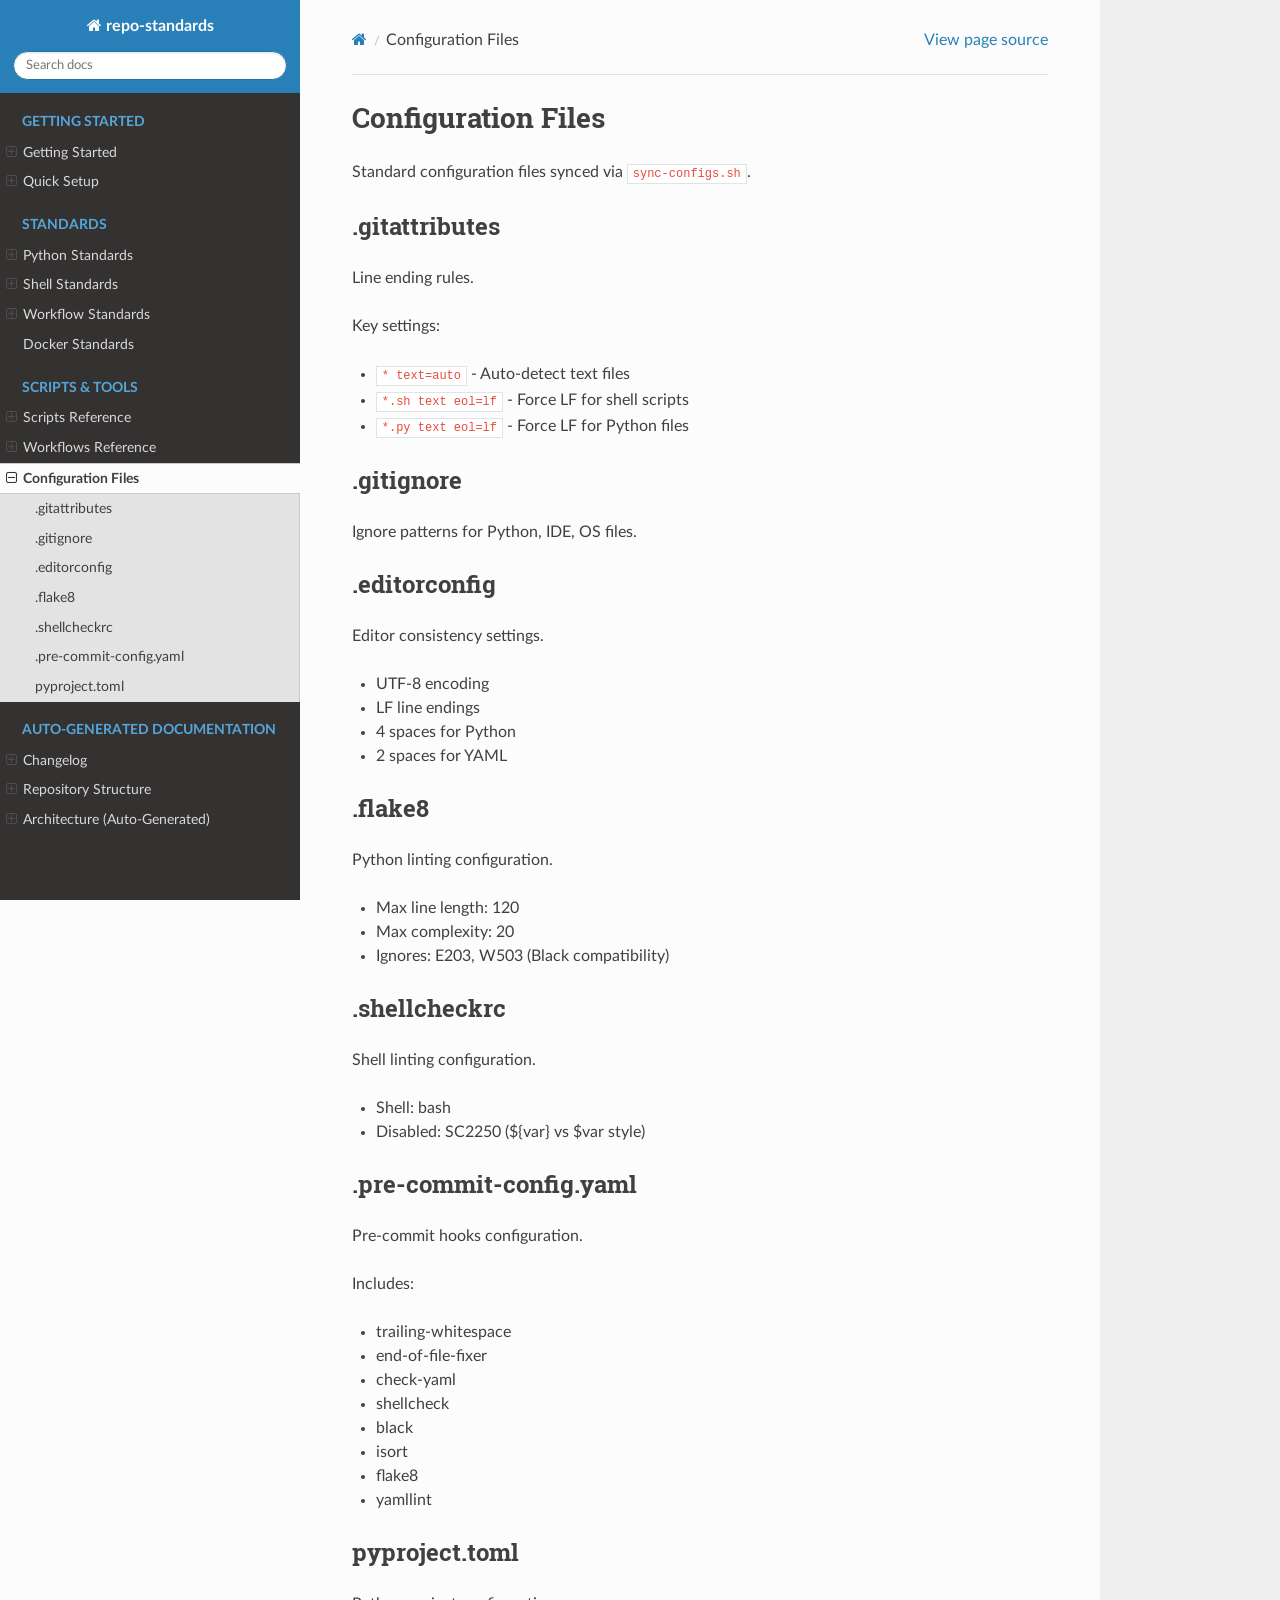
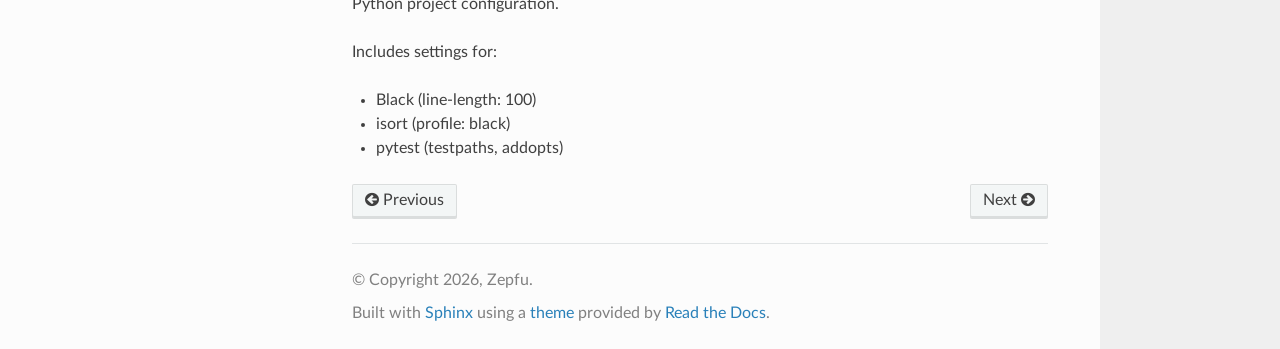
<file: reference/configs.html>
<!DOCTYPE html>
<html class="writer-html5" lang="en" data-content_root="../">
<head>
  <meta charset="utf-8" /><meta name="viewport" content="width=device-width, initial-scale=1" />

  <meta name="viewport" content="width=device-width, initial-scale=1.0" />
  <title>Configuration Files &mdash; repo-standards Documentation</title>
      <link rel="stylesheet" type="text/css" href="../_static/pygments.css?v=b86133f3" />
      <link rel="stylesheet" type="text/css" href="../_static/css/theme.css?v=9edc463e" />
      <link rel="stylesheet" type="text/css" href="../_static/custom.css?v=7ad5552a" />

  
      <script src="../_static/jquery.js?v=5d32c60e"></script>
      <script src="../_static/_sphinx_javascript_frameworks_compat.js?v=2cd50e6c"></script>
      <script src="../_static/documentation_options.js?v=8d563738"></script>
      <script src="../_static/doctools.js?v=fd6eb6e6"></script>
      <script src="../_static/sphinx_highlight.js?v=6ffebe34"></script>
    <script src="../_static/js/theme.js"></script>
    <link rel="index" title="Index" href="../genindex.html" />
    <link rel="search" title="Search" href="../search.html" />
    <link rel="next" title="Changelog" href="../auto/CHANGELOG.html" />
    <link rel="prev" title="Workflows Reference" href="workflows.html" /> 
</head>

<body class="wy-body-for-nav"> 
  <div class="wy-grid-for-nav">
    <nav data-toggle="wy-nav-shift" class="wy-nav-side">
      <div class="wy-side-scroll">
        <div class="wy-side-nav-search" >

          
          
          <a href="../index.html" class="icon icon-home">
            repo-standards
          </a>
<div role="search">
  <form id="rtd-search-form" class="wy-form" action="../search.html" method="get">
    <input type="text" name="q" placeholder="Search docs" aria-label="Search docs" />
    <input type="hidden" name="check_keywords" value="yes" />
    <input type="hidden" name="area" value="default" />
  </form>
</div>
        </div><div class="wy-menu wy-menu-vertical" data-spy="affix" role="navigation" aria-label="Navigation menu">
              <p class="caption" role="heading"><span class="caption-text">Getting Started</span></p>
<ul>
<li class="toctree-l1"><a class="reference internal" href="../guides/getting-started.html">Getting Started</a><ul>
<li class="toctree-l2"><a class="reference internal" href="../guides/getting-started.html#overview">Overview</a></li>
<li class="toctree-l2"><a class="reference internal" href="../guides/getting-started.html#quick-setup">Quick Setup</a></li>
<li class="toctree-l2"><a class="reference internal" href="../guides/getting-started.html#what-gets-enforced">What Gets Enforced</a><ul>
<li class="toctree-l3"><a class="reference internal" href="../guides/getting-started.html#python-code">Python Code</a></li>
<li class="toctree-l3"><a class="reference internal" href="../guides/getting-started.html#shell-scripts">Shell Scripts</a></li>
<li class="toctree-l3"><a class="reference internal" href="../guides/getting-started.html#yaml-files">YAML Files</a></li>
<li class="toctree-l3"><a class="reference internal" href="../guides/getting-started.html#general">General</a></li>
</ul>
</li>
<li class="toctree-l2"><a class="reference internal" href="../guides/getting-started.html#next-steps">Next Steps</a></li>
</ul>
</li>
<li class="toctree-l1"><a class="reference internal" href="../guides/quick-setup.html">Quick Setup</a><ul>
<li class="toctree-l2"><a class="reference internal" href="../guides/quick-setup.html#one-command-setup">One-Command Setup</a></li>
<li class="toctree-l2"><a class="reference internal" href="../guides/quick-setup.html#python-project">Python Project</a></li>
<li class="toctree-l2"><a class="reference internal" href="../guides/quick-setup.html#shell-project">Shell Project</a></li>
<li class="toctree-l2"><a class="reference internal" href="../guides/quick-setup.html#docker-project">Docker Project</a></li>
<li class="toctree-l2"><a class="reference internal" href="../guides/quick-setup.html#multi-language-project">Multi-Language Project</a></li>
<li class="toctree-l2"><a class="reference internal" href="../guides/quick-setup.html#troubleshooting">Troubleshooting</a></li>
</ul>
</li>
</ul>
<p class="caption" role="heading"><span class="caption-text">Standards</span></p>
<ul>
<li class="toctree-l1"><a class="reference internal" href="../guides/python-standards.html">Python Standards</a><ul>
<li class="toctree-l2"><a class="reference internal" href="../guides/python-standards.html#overview">Overview</a></li>
<li class="toctree-l2"><a class="reference internal" href="../guides/python-standards.html#formatting-with-black">Formatting with Black</a><ul>
<li class="toctree-l3"><a class="reference internal" href="../guides/python-standards.html#configuration">Configuration</a></li>
<li class="toctree-l3"><a class="reference internal" href="../guides/python-standards.html#usage">Usage</a></li>
</ul>
</li>
<li class="toctree-l2"><a class="reference internal" href="../guides/python-standards.html#import-sorting-with-isort">Import Sorting with isort</a><ul>
<li class="toctree-l3"><a class="reference internal" href="../guides/python-standards.html#id1">Configuration</a></li>
<li class="toctree-l3"><a class="reference internal" href="../guides/python-standards.html#id2">Usage</a></li>
</ul>
</li>
<li class="toctree-l2"><a class="reference internal" href="../guides/python-standards.html#linting-with-flake8">Linting with Flake8</a><ul>
<li class="toctree-l3"><a class="reference internal" href="../guides/python-standards.html#id3">Configuration</a></li>
<li class="toctree-l3"><a class="reference internal" href="../guides/python-standards.html#id4">Usage</a></li>
<li class="toctree-l3"><a class="reference internal" href="../guides/python-standards.html#common-rules">Common Rules</a></li>
</ul>
</li>
<li class="toctree-l2"><a class="reference internal" href="../guides/python-standards.html#style-guidelines">Style Guidelines</a><ul>
<li class="toctree-l3"><a class="reference internal" href="../guides/python-standards.html#docstrings">Docstrings</a></li>
<li class="toctree-l3"><a class="reference internal" href="../guides/python-standards.html#type-hints">Type Hints</a></li>
<li class="toctree-l3"><a class="reference internal" href="../guides/python-standards.html#imports">Imports</a></li>
<li class="toctree-l3"><a class="reference internal" href="../guides/python-standards.html#line-length">Line Length</a></li>
</ul>
</li>
<li class="toctree-l2"><a class="reference internal" href="../guides/python-standards.html#enforcement">Enforcement</a><ul>
<li class="toctree-l3"><a class="reference internal" href="../guides/python-standards.html#pre-commit-hooks">Pre-commit Hooks</a></li>
<li class="toctree-l3"><a class="reference internal" href="../guides/python-standards.html#github-actions">GitHub Actions</a></li>
</ul>
</li>
<li class="toctree-l2"><a class="reference internal" href="../guides/python-standards.html#best-practices">Best Practices</a><ul>
<li class="toctree-l3"><a class="reference internal" href="../guides/python-standards.html#project-structure">Project Structure</a></li>
<li class="toctree-l3"><a class="reference internal" href="../guides/python-standards.html#testing">Testing</a></li>
<li class="toctree-l3"><a class="reference internal" href="../guides/python-standards.html#virtual-environments">Virtual Environments</a></li>
</ul>
</li>
<li class="toctree-l2"><a class="reference internal" href="../guides/python-standards.html#common-issues">Common Issues</a></li>
<li class="toctree-l2"><a class="reference internal" href="../guides/python-standards.html#see-also">See Also</a></li>
</ul>
</li>
<li class="toctree-l1"><a class="reference internal" href="../guides/shell-standards.html">Shell Standards</a><ul>
<li class="toctree-l2"><a class="reference internal" href="../guides/shell-standards.html#overview">Overview</a></li>
<li class="toctree-l2"><a class="reference internal" href="../guides/shell-standards.html#shellcheck">ShellCheck</a><ul>
<li class="toctree-l3"><a class="reference internal" href="../guides/shell-standards.html#configuration">Configuration</a></li>
<li class="toctree-l3"><a class="reference internal" href="../guides/shell-standards.html#usage">Usage</a></li>
<li class="toctree-l3"><a class="reference internal" href="../guides/shell-standards.html#common-rules">Common Rules</a></li>
</ul>
</li>
<li class="toctree-l2"><a class="reference internal" href="../guides/shell-standards.html#script-template">Script Template</a><ul>
<li class="toctree-l3"><a class="reference internal" href="../guides/shell-standards.html#standard-template">Standard Template</a></li>
</ul>
</li>
<li class="toctree-l2"><a class="reference internal" href="../guides/shell-standards.html#style-guidelines">Style Guidelines</a><ul>
<li class="toctree-l3"><a class="reference internal" href="../guides/shell-standards.html#quoting">Quoting</a></li>
<li class="toctree-l3"><a class="reference internal" href="../guides/shell-standards.html#arrays">Arrays</a></li>
<li class="toctree-l3"><a class="reference internal" href="../guides/shell-standards.html#conditionals">Conditionals</a></li>
<li class="toctree-l3"><a class="reference internal" href="../guides/shell-standards.html#functions">Functions</a></li>
<li class="toctree-l3"><a class="reference internal" href="../guides/shell-standards.html#error-handling">Error Handling</a></li>
</ul>
</li>
<li class="toctree-l2"><a class="reference internal" href="../guides/shell-standards.html#common-patterns">Common Patterns</a><ul>
<li class="toctree-l3"><a class="reference internal" href="../guides/shell-standards.html#check-if-command-exists">Check if command exists</a></li>
<li class="toctree-l3"><a class="reference internal" href="../guides/shell-standards.html#read-file-line-by-line">Read file line by line</a></li>
<li class="toctree-l3"><a class="reference internal" href="../guides/shell-standards.html#iterate-over-files">Iterate over files</a></li>
</ul>
</li>
<li class="toctree-l2"><a class="reference internal" href="../guides/shell-standards.html#enforcement">Enforcement</a><ul>
<li class="toctree-l3"><a class="reference internal" href="../guides/shell-standards.html#pre-commit">Pre-commit</a></li>
<li class="toctree-l3"><a class="reference internal" href="../guides/shell-standards.html#github-actions">GitHub Actions</a></li>
</ul>
</li>
<li class="toctree-l2"><a class="reference internal" href="../guides/shell-standards.html#best-practices">Best Practices</a><ul>
<li class="toctree-l3"><a class="reference internal" href="../guides/shell-standards.html#portability">Portability</a></li>
<li class="toctree-l3"><a class="reference internal" href="../guides/shell-standards.html#security">Security</a></li>
<li class="toctree-l3"><a class="reference internal" href="../guides/shell-standards.html#performance">Performance</a></li>
<li class="toctree-l3"><a class="reference internal" href="../guides/shell-standards.html#documentation">Documentation</a></li>
</ul>
</li>
<li class="toctree-l2"><a class="reference internal" href="../guides/shell-standards.html#common-issues">Common Issues</a></li>
<li class="toctree-l2"><a class="reference internal" href="../guides/shell-standards.html#see-also">See Also</a></li>
</ul>
</li>
<li class="toctree-l1"><a class="reference internal" href="../guides/workflow-standards.html">Workflow Standards</a><ul>
<li class="toctree-l2"><a class="reference internal" href="../guides/workflow-standards.html#reusable-workflows">Reusable Workflows</a></li>
<li class="toctree-l2"><a class="reference internal" href="../guides/workflow-standards.html#available-workflows">Available Workflows</a><ul>
<li class="toctree-l3"><a class="reference internal" href="../guides/workflow-standards.html#python-ci">Python CI</a></li>
<li class="toctree-l3"><a class="reference internal" href="../guides/workflow-standards.html#shell-ci">Shell CI</a></li>
<li class="toctree-l3"><a class="reference internal" href="../guides/workflow-standards.html#docker-build">Docker Build</a></li>
<li class="toctree-l3"><a class="reference internal" href="../guides/workflow-standards.html#pre-commit">Pre-commit</a></li>
<li class="toctree-l3"><a class="reference internal" href="../guides/workflow-standards.html#config-validation">Config Validation</a></li>
<li class="toctree-l3"><a class="reference internal" href="../guides/workflow-standards.html#architecture-update">Architecture Update</a></li>
</ul>
</li>
<li class="toctree-l2"><a class="reference internal" href="../guides/workflow-standards.html#complete-example">Complete Example</a></li>
<li class="toctree-l2"><a class="reference internal" href="../guides/workflow-standards.html#best-practices">Best Practices</a><ul>
<li class="toctree-l3"><a class="reference internal" href="../guides/workflow-standards.html#versioning">Versioning</a></li>
<li class="toctree-l3"><a class="reference internal" href="../guides/workflow-standards.html#dependencies">Dependencies</a></li>
<li class="toctree-l3"><a class="reference internal" href="../guides/workflow-standards.html#permissions">Permissions</a></li>
<li class="toctree-l3"><a class="reference internal" href="../guides/workflow-standards.html#triggers">Triggers</a></li>
</ul>
</li>
<li class="toctree-l2"><a class="reference internal" href="../guides/workflow-standards.html#common-patterns">Common Patterns</a><ul>
<li class="toctree-l3"><a class="reference internal" href="../guides/workflow-standards.html#multi-language-project">Multi-Language Project</a></li>
<li class="toctree-l3"><a class="reference internal" href="../guides/workflow-standards.html#monorepo">Monorepo</a></li>
</ul>
</li>
<li class="toctree-l2"><a class="reference internal" href="../guides/workflow-standards.html#see-also">See Also</a></li>
</ul>
</li>
<li class="toctree-l1"><a class="reference internal" href="../guides/docker-standards.html">Docker Standards</a></li>
</ul>
<p class="caption" role="heading"><span class="caption-text">Scripts &amp; Tools</span></p>
<ul class="current">
<li class="toctree-l1"><a class="reference internal" href="scripts.html">Scripts Reference</a><ul>
<li class="toctree-l2"><a class="reference internal" href="scripts.html#changelog-py">changelog.py</a></li>
<li class="toctree-l2"><a class="reference internal" href="scripts.html#repo-map-py">repo_map.py</a></li>
<li class="toctree-l2"><a class="reference internal" href="scripts.html#generate-architecture-py">generate_architecture.py</a></li>
<li class="toctree-l2"><a class="reference internal" href="scripts.html#sync-configs-sh">sync-configs.sh</a></li>
</ul>
</li>
<li class="toctree-l1"><a class="reference internal" href="workflows.html">Workflows Reference</a><ul>
<li class="toctree-l2"><a class="reference internal" href="workflows.html#available-workflows">Available Workflows</a><ul>
<li class="toctree-l3"><a class="reference internal" href="workflows.html#reusable-python-ci-yml">reusable-python-ci.yml</a></li>
<li class="toctree-l3"><a class="reference internal" href="workflows.html#reusable-shell-ci-yml">reusable-shell-ci.yml</a></li>
<li class="toctree-l3"><a class="reference internal" href="workflows.html#reusable-docker-build-yml">reusable-docker-build.yml</a></li>
<li class="toctree-l3"><a class="reference internal" href="workflows.html#reusable-pre-commit-yml">reusable-pre-commit.yml</a></li>
<li class="toctree-l3"><a class="reference internal" href="workflows.html#reusable-config-validation-yml">reusable-config-validation.yml</a></li>
<li class="toctree-l3"><a class="reference internal" href="workflows.html#reusable-update-architecture-yml">reusable-update-architecture.yml</a></li>
</ul>
</li>
</ul>
</li>
<li class="toctree-l1 current"><a class="current reference internal" href="#">Configuration Files</a><ul>
<li class="toctree-l2"><a class="reference internal" href="#gitattributes">.gitattributes</a></li>
<li class="toctree-l2"><a class="reference internal" href="#gitignore">.gitignore</a></li>
<li class="toctree-l2"><a class="reference internal" href="#editorconfig">.editorconfig</a></li>
<li class="toctree-l2"><a class="reference internal" href="#flake8">.flake8</a></li>
<li class="toctree-l2"><a class="reference internal" href="#shellcheckrc">.shellcheckrc</a></li>
<li class="toctree-l2"><a class="reference internal" href="#pre-commit-config-yaml">.pre-commit-config.yaml</a></li>
<li class="toctree-l2"><a class="reference internal" href="#pyproject-toml">pyproject.toml</a></li>
</ul>
</li>
</ul>
<p class="caption" role="heading"><span class="caption-text">Auto-Generated Documentation</span></p>
<ul>
<li class="toctree-l1"><a class="reference internal" href="../auto/CHANGELOG.html">Changelog</a><ul>
<li class="toctree-l2"><a class="reference internal" href="../auto/CHANGELOG.html#unreleased">[Unreleased]</a><ul>
<li class="toctree-l3"><a class="reference internal" href="../auto/CHANGELOG.html#added">Added</a></li>
<li class="toctree-l3"><a class="reference internal" href="../auto/CHANGELOG.html#changed">Changed</a></li>
<li class="toctree-l3"><a class="reference internal" href="../auto/CHANGELOG.html#fixed">Fixed</a></li>
</ul>
</li>
</ul>
</li>
<li class="toctree-l1"><a class="reference internal" href="../auto/REPO_MAP.html">Repository Structure</a><ul>
<li class="toctree-l2"><a class="reference internal" href="../auto/REPO_MAP.html#table-of-contents">Table of Contents</a></li>
<li class="toctree-l2"><a class="reference internal" href="../auto/REPO_MAP.html#directory-tree">Directory Tree</a></li>
<li class="toctree-l2"><a class="reference internal" href="../auto/REPO_MAP.html#key-files">Key Files</a><ul>
<li class="toctree-l3"><a class="reference internal" href="../auto/REPO_MAP.html#important-files">Important Files</a></li>
</ul>
</li>
<li class="toctree-l2"><a class="reference internal" href="../auto/REPO_MAP.html#configuration-files">Configuration Files</a></li>
<li class="toctree-l2"><a class="reference internal" href="../auto/REPO_MAP.html#documentation">Documentation</a></li>
<li class="toctree-l2"><a class="reference internal" href="../auto/REPO_MAP.html#scripts">Scripts</a></li>
</ul>
</li>
<li class="toctree-l1"><a class="reference internal" href="../auto/ARCHITECTURE_AUTO.html">Architecture (Auto-Generated)</a><ul>
<li class="toctree-l2"><a class="reference internal" href="../auto/ARCHITECTURE_AUTO.html#overview">Overview</a><ul>
<li class="toctree-l3"><a class="reference internal" href="../auto/ARCHITECTURE_AUTO.html#detected-patterns">Detected Patterns</a></li>
</ul>
</li>
<li class="toctree-l2"><a class="reference internal" href="../auto/ARCHITECTURE_AUTO.html#flowchart-diagram">Flowchart Diagram</a></li>
<li class="toctree-l2"><a class="reference internal" href="../auto/ARCHITECTURE_AUTO.html#state-diagram">State Diagram</a></li>
<li class="toctree-l2"><a class="reference internal" href="../auto/ARCHITECTURE_AUTO.html#sequence-diagram">Sequence Diagram</a></li>
<li class="toctree-l2"><a class="reference internal" href="../auto/ARCHITECTURE_AUTO.html#architecture-diagram">Architecture Diagram</a></li>
<li class="toctree-l2"><a class="reference internal" href="../auto/ARCHITECTURE_AUTO.html#er-diagram">Er Diagram</a></li>
<li class="toctree-l2"><a class="reference internal" href="../auto/ARCHITECTURE_AUTO.html#class-diagram">Class Diagram</a></li>
<li class="toctree-l2"><a class="reference internal" href="../auto/ARCHITECTURE_AUTO.html#journey-diagram">Journey Diagram</a></li>
<li class="toctree-l2"><a class="reference internal" href="../auto/ARCHITECTURE_AUTO.html#mindmap-diagram">Mindmap Diagram</a></li>
<li class="toctree-l2"><a class="reference internal" href="../auto/ARCHITECTURE_AUTO.html#workflow-pipeline-diagram">Workflow Pipeline Diagram</a></li>
<li class="toctree-l2"><a class="reference internal" href="../auto/ARCHITECTURE_AUTO.html#workflow-triggers-diagram">Workflow Triggers Diagram</a></li>
<li class="toctree-l2"><a class="reference internal" href="../auto/ARCHITECTURE_AUTO.html#workflow-jobs-diagram">Workflow Jobs Diagram</a></li>
<li class="toctree-l2"><a class="reference internal" href="../auto/ARCHITECTURE_AUTO.html#development-workflows">Development Workflows</a><ul>
<li class="toctree-l3"><a class="reference internal" href="../auto/ARCHITECTURE_AUTO.html#github-workflows-summary">GitHub Workflows Summary</a></li>
</ul>
</li>
<li class="toctree-l2"><a class="reference internal" href="../auto/ARCHITECTURE_AUTO.html#module-summary">Module Summary</a><ul>
<li class="toctree-l3"><a class="reference internal" href="../auto/ARCHITECTURE_AUTO.html#docs-conf"><code class="docutils literal notranslate"><span class="pre">docs.conf</span></code></a></li>
<li class="toctree-l3"><a class="reference internal" href="../auto/ARCHITECTURE_AUTO.html#scripts-changelog"><code class="docutils literal notranslate"><span class="pre">scripts.changelog</span></code></a></li>
<li class="toctree-l3"><a class="reference internal" href="../auto/ARCHITECTURE_AUTO.html#scripts-generate-architecture"><code class="docutils literal notranslate"><span class="pre">scripts.generate_architecture</span></code></a></li>
<li class="toctree-l3"><a class="reference internal" href="../auto/ARCHITECTURE_AUTO.html#scripts-repo-map"><code class="docutils literal notranslate"><span class="pre">scripts.repo_map</span></code></a></li>
</ul>
</li>
</ul>
</li>
</ul>

        </div>
      </div>
    </nav>

    <section data-toggle="wy-nav-shift" class="wy-nav-content-wrap"><nav class="wy-nav-top" aria-label="Mobile navigation menu" >
          <i data-toggle="wy-nav-top" class="fa fa-bars"></i>
          <a href="../index.html">repo-standards</a>
      </nav>

      <div class="wy-nav-content">
        <div class="rst-content">
          <div role="navigation" aria-label="Page navigation">
  <ul class="wy-breadcrumbs">
      <li><a href="../index.html" class="icon icon-home" aria-label="Home"></a></li>
      <li class="breadcrumb-item active">Configuration Files</li>
      <li class="wy-breadcrumbs-aside">
            <a href="../_sources/reference/configs.rst.txt" rel="nofollow"> View page source</a>
      </li>
  </ul>
  <hr/>
</div>
          <div role="main" class="document" itemscope="itemscope" itemtype="http://schema.org/Article">
           <div itemprop="articleBody">
             
  <section id="configuration-files">
<h1>Configuration Files<a class="headerlink" href="#configuration-files" title="Link to this heading"></a></h1>
<p>Standard configuration files synced via <code class="docutils literal notranslate"><span class="pre">sync-configs.sh</span></code>.</p>
<section id="gitattributes">
<h2>.gitattributes<a class="headerlink" href="#gitattributes" title="Link to this heading"></a></h2>
<p>Line ending rules.</p>
<p>Key settings:</p>
<ul class="simple">
<li><p><code class="docutils literal notranslate"><span class="pre">*</span> <span class="pre">text=auto</span></code> - Auto-detect text files</p></li>
<li><p><code class="docutils literal notranslate"><span class="pre">*.sh</span> <span class="pre">text</span> <span class="pre">eol=lf</span></code> - Force LF for shell scripts</p></li>
<li><p><code class="docutils literal notranslate"><span class="pre">*.py</span> <span class="pre">text</span> <span class="pre">eol=lf</span></code> - Force LF for Python files</p></li>
</ul>
</section>
<section id="gitignore">
<h2>.gitignore<a class="headerlink" href="#gitignore" title="Link to this heading"></a></h2>
<p>Ignore patterns for Python, IDE, OS files.</p>
</section>
<section id="editorconfig">
<h2>.editorconfig<a class="headerlink" href="#editorconfig" title="Link to this heading"></a></h2>
<p>Editor consistency settings.</p>
<ul class="simple">
<li><p>UTF-8 encoding</p></li>
<li><p>LF line endings</p></li>
<li><p>4 spaces for Python</p></li>
<li><p>2 spaces for YAML</p></li>
</ul>
</section>
<section id="flake8">
<h2>.flake8<a class="headerlink" href="#flake8" title="Link to this heading"></a></h2>
<p>Python linting configuration.</p>
<ul class="simple">
<li><p>Max line length: 120</p></li>
<li><p>Max complexity: 20</p></li>
<li><p>Ignores: E203, W503 (Black compatibility)</p></li>
</ul>
</section>
<section id="shellcheckrc">
<h2>.shellcheckrc<a class="headerlink" href="#shellcheckrc" title="Link to this heading"></a></h2>
<p>Shell linting configuration.</p>
<ul class="simple">
<li><p>Shell: bash</p></li>
<li><p>Disabled: SC2250 (${var} vs $var style)</p></li>
</ul>
</section>
<section id="pre-commit-config-yaml">
<h2>.pre-commit-config.yaml<a class="headerlink" href="#pre-commit-config-yaml" title="Link to this heading"></a></h2>
<p>Pre-commit hooks configuration.</p>
<p>Includes:</p>
<ul class="simple">
<li><p>trailing-whitespace</p></li>
<li><p>end-of-file-fixer</p></li>
<li><p>check-yaml</p></li>
<li><p>shellcheck</p></li>
<li><p>black</p></li>
<li><p>isort</p></li>
<li><p>flake8</p></li>
<li><p>yamllint</p></li>
</ul>
</section>
<section id="pyproject-toml">
<h2>pyproject.toml<a class="headerlink" href="#pyproject-toml" title="Link to this heading"></a></h2>
<p>Python project configuration.</p>
<p>Includes settings for:</p>
<ul class="simple">
<li><p>Black (line-length: 100)</p></li>
<li><p>isort (profile: black)</p></li>
<li><p>pytest (testpaths, addopts)</p></li>
</ul>
</section>
</section>


           </div>
          </div>
          <footer><div class="rst-footer-buttons" role="navigation" aria-label="Footer">
        <a href="workflows.html" class="btn btn-neutral float-left" title="Workflows Reference" accesskey="p" rel="prev"><span class="fa fa-arrow-circle-left" aria-hidden="true"></span> Previous</a>
        <a href="../auto/CHANGELOG.html" class="btn btn-neutral float-right" title="Changelog" accesskey="n" rel="next">Next <span class="fa fa-arrow-circle-right" aria-hidden="true"></span></a>
    </div>

  <hr/>

  <div role="contentinfo">
    <p>&#169; Copyright 2026, Zepfu.</p>
  </div>

  Built with <a href="https://www.sphinx-doc.org/">Sphinx</a> using a
    <a href="https://github.com/readthedocs/sphinx_rtd_theme">theme</a>
    provided by <a href="https://readthedocs.org">Read the Docs</a>.
   

</footer>
        </div>
      </div>
    </section>
  </div>
  <script>
      jQuery(function () {
          SphinxRtdTheme.Navigation.enable(true);
      });
  </script> 

</body>
</html>
</file>
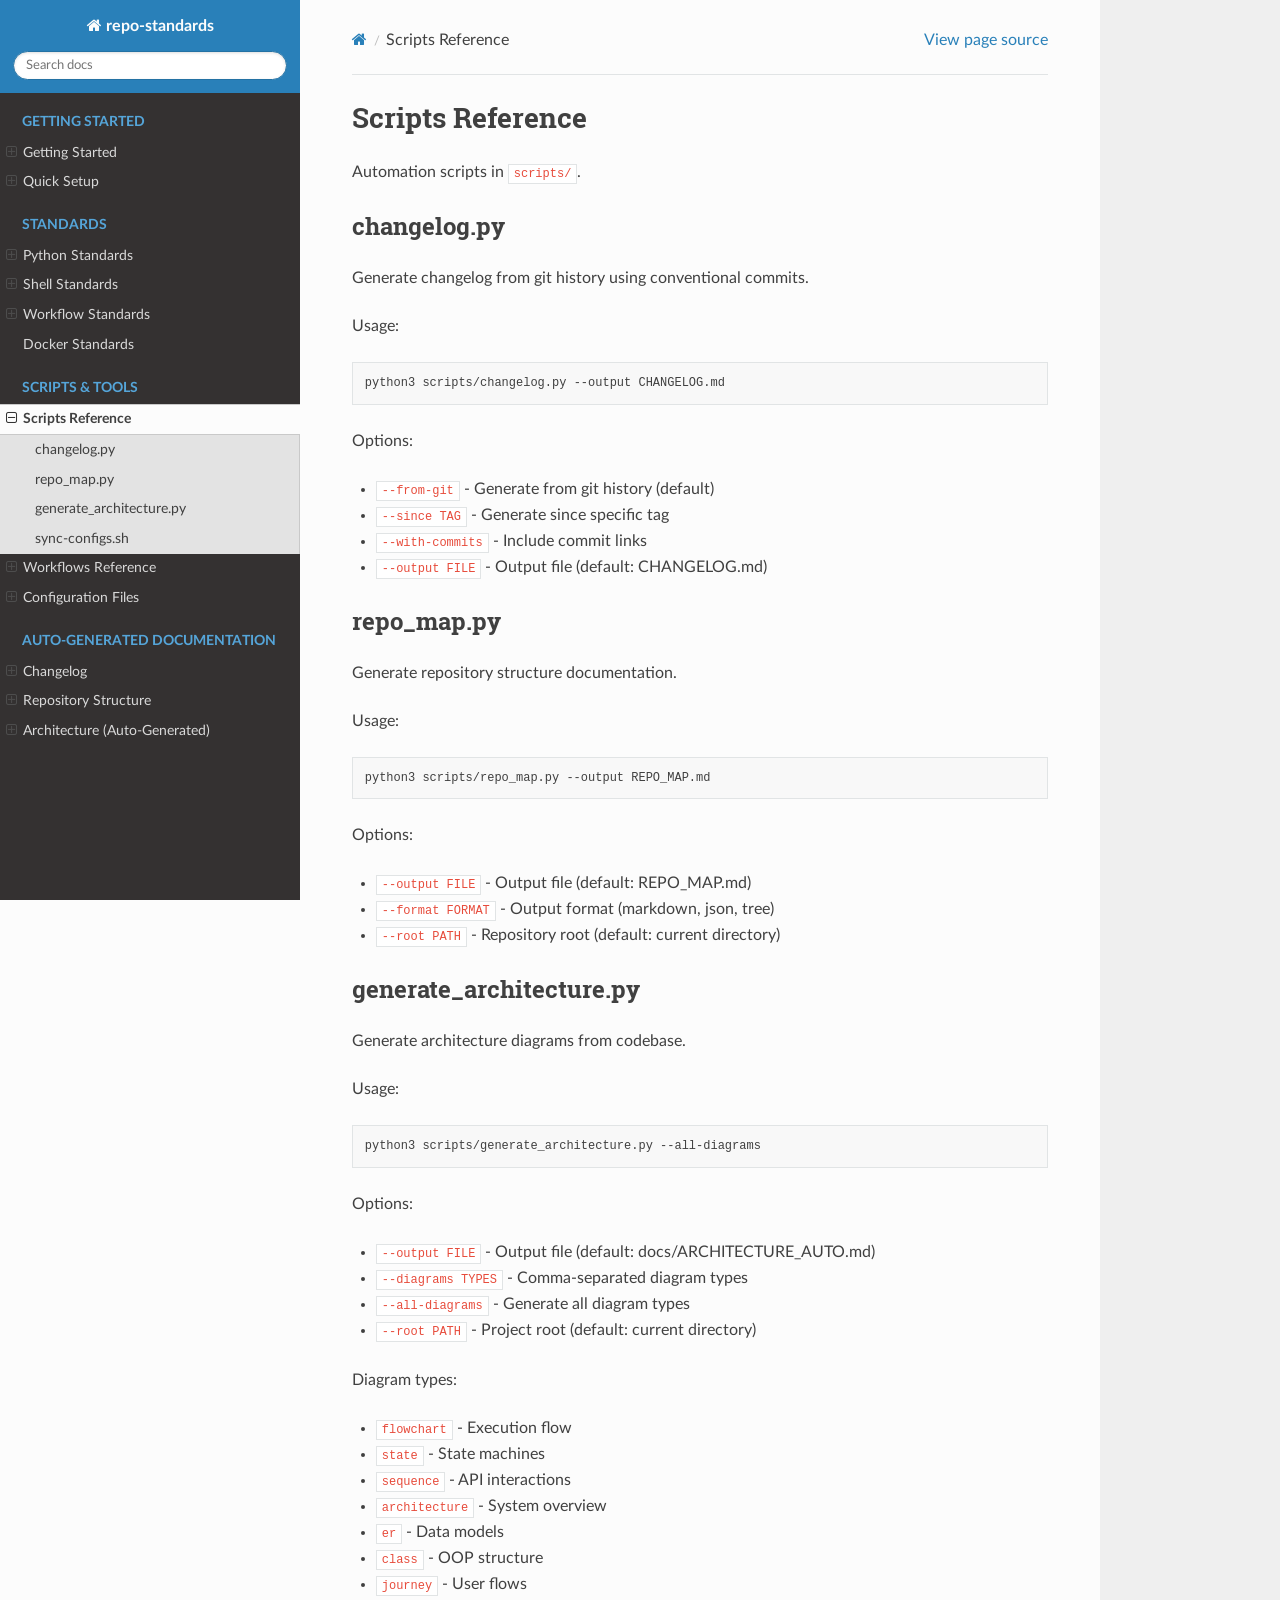
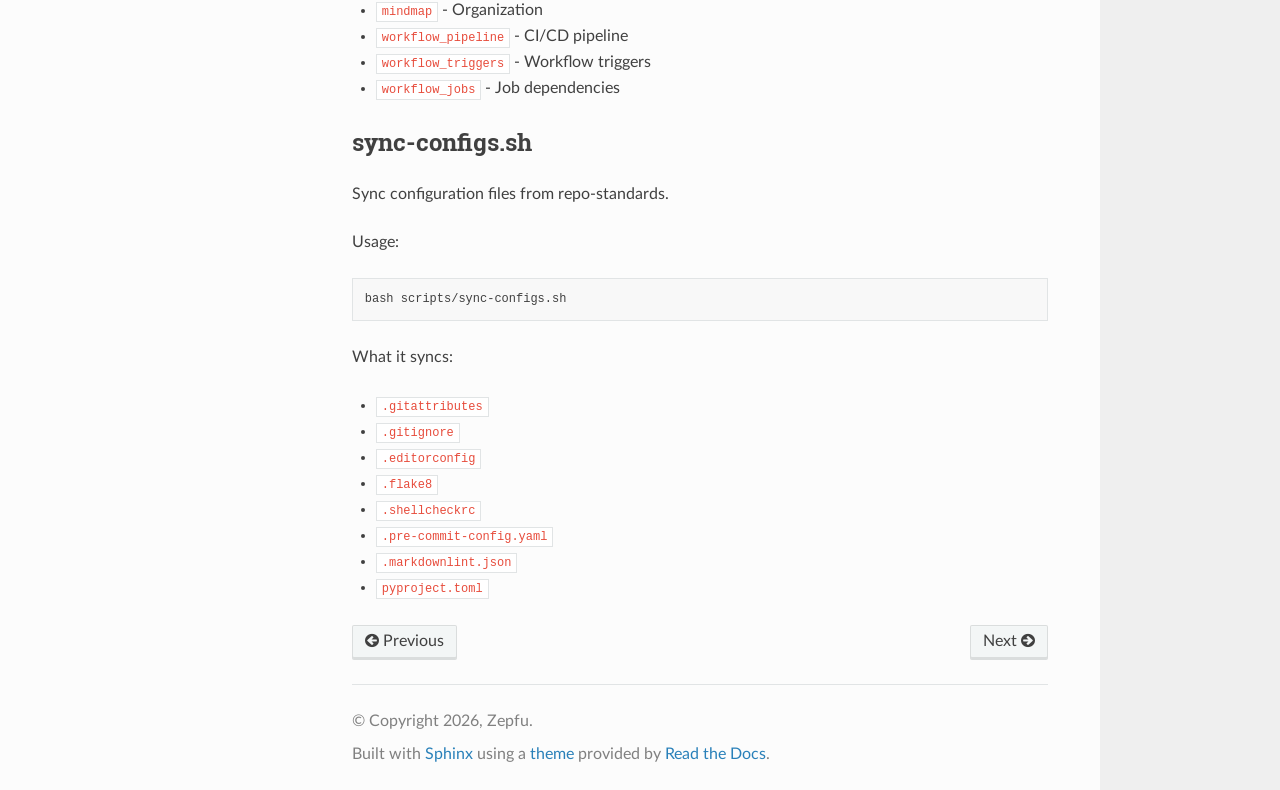
<file: reference/scripts.html>
<!DOCTYPE html>
<html class="writer-html5" lang="en" data-content_root="../">
<head>
  <meta charset="utf-8" /><meta name="viewport" content="width=device-width, initial-scale=1" />

  <meta name="viewport" content="width=device-width, initial-scale=1.0" />
  <title>Scripts Reference &mdash; repo-standards Documentation</title>
      <link rel="stylesheet" type="text/css" href="../_static/pygments.css?v=b86133f3" />
      <link rel="stylesheet" type="text/css" href="../_static/css/theme.css?v=9edc463e" />
      <link rel="stylesheet" type="text/css" href="../_static/custom.css?v=7ad5552a" />

  
      <script src="../_static/jquery.js?v=5d32c60e"></script>
      <script src="../_static/_sphinx_javascript_frameworks_compat.js?v=2cd50e6c"></script>
      <script src="../_static/documentation_options.js?v=8d563738"></script>
      <script src="../_static/doctools.js?v=fd6eb6e6"></script>
      <script src="../_static/sphinx_highlight.js?v=6ffebe34"></script>
    <script src="../_static/js/theme.js"></script>
    <link rel="index" title="Index" href="../genindex.html" />
    <link rel="search" title="Search" href="../search.html" />
    <link rel="next" title="Workflows Reference" href="workflows.html" />
    <link rel="prev" title="Docker Standards" href="../guides/docker-standards.html" /> 
</head>

<body class="wy-body-for-nav"> 
  <div class="wy-grid-for-nav">
    <nav data-toggle="wy-nav-shift" class="wy-nav-side">
      <div class="wy-side-scroll">
        <div class="wy-side-nav-search" >

          
          
          <a href="../index.html" class="icon icon-home">
            repo-standards
          </a>
<div role="search">
  <form id="rtd-search-form" class="wy-form" action="../search.html" method="get">
    <input type="text" name="q" placeholder="Search docs" aria-label="Search docs" />
    <input type="hidden" name="check_keywords" value="yes" />
    <input type="hidden" name="area" value="default" />
  </form>
</div>
        </div><div class="wy-menu wy-menu-vertical" data-spy="affix" role="navigation" aria-label="Navigation menu">
              <p class="caption" role="heading"><span class="caption-text">Getting Started</span></p>
<ul>
<li class="toctree-l1"><a class="reference internal" href="../guides/getting-started.html">Getting Started</a><ul>
<li class="toctree-l2"><a class="reference internal" href="../guides/getting-started.html#overview">Overview</a></li>
<li class="toctree-l2"><a class="reference internal" href="../guides/getting-started.html#quick-setup">Quick Setup</a></li>
<li class="toctree-l2"><a class="reference internal" href="../guides/getting-started.html#what-gets-enforced">What Gets Enforced</a><ul>
<li class="toctree-l3"><a class="reference internal" href="../guides/getting-started.html#python-code">Python Code</a></li>
<li class="toctree-l3"><a class="reference internal" href="../guides/getting-started.html#shell-scripts">Shell Scripts</a></li>
<li class="toctree-l3"><a class="reference internal" href="../guides/getting-started.html#yaml-files">YAML Files</a></li>
<li class="toctree-l3"><a class="reference internal" href="../guides/getting-started.html#general">General</a></li>
</ul>
</li>
<li class="toctree-l2"><a class="reference internal" href="../guides/getting-started.html#next-steps">Next Steps</a></li>
</ul>
</li>
<li class="toctree-l1"><a class="reference internal" href="../guides/quick-setup.html">Quick Setup</a><ul>
<li class="toctree-l2"><a class="reference internal" href="../guides/quick-setup.html#one-command-setup">One-Command Setup</a></li>
<li class="toctree-l2"><a class="reference internal" href="../guides/quick-setup.html#python-project">Python Project</a></li>
<li class="toctree-l2"><a class="reference internal" href="../guides/quick-setup.html#shell-project">Shell Project</a></li>
<li class="toctree-l2"><a class="reference internal" href="../guides/quick-setup.html#docker-project">Docker Project</a></li>
<li class="toctree-l2"><a class="reference internal" href="../guides/quick-setup.html#multi-language-project">Multi-Language Project</a></li>
<li class="toctree-l2"><a class="reference internal" href="../guides/quick-setup.html#troubleshooting">Troubleshooting</a></li>
</ul>
</li>
</ul>
<p class="caption" role="heading"><span class="caption-text">Standards</span></p>
<ul>
<li class="toctree-l1"><a class="reference internal" href="../guides/python-standards.html">Python Standards</a><ul>
<li class="toctree-l2"><a class="reference internal" href="../guides/python-standards.html#overview">Overview</a></li>
<li class="toctree-l2"><a class="reference internal" href="../guides/python-standards.html#formatting-with-black">Formatting with Black</a><ul>
<li class="toctree-l3"><a class="reference internal" href="../guides/python-standards.html#configuration">Configuration</a></li>
<li class="toctree-l3"><a class="reference internal" href="../guides/python-standards.html#usage">Usage</a></li>
</ul>
</li>
<li class="toctree-l2"><a class="reference internal" href="../guides/python-standards.html#import-sorting-with-isort">Import Sorting with isort</a><ul>
<li class="toctree-l3"><a class="reference internal" href="../guides/python-standards.html#id1">Configuration</a></li>
<li class="toctree-l3"><a class="reference internal" href="../guides/python-standards.html#id2">Usage</a></li>
</ul>
</li>
<li class="toctree-l2"><a class="reference internal" href="../guides/python-standards.html#linting-with-flake8">Linting with Flake8</a><ul>
<li class="toctree-l3"><a class="reference internal" href="../guides/python-standards.html#id3">Configuration</a></li>
<li class="toctree-l3"><a class="reference internal" href="../guides/python-standards.html#id4">Usage</a></li>
<li class="toctree-l3"><a class="reference internal" href="../guides/python-standards.html#common-rules">Common Rules</a></li>
</ul>
</li>
<li class="toctree-l2"><a class="reference internal" href="../guides/python-standards.html#style-guidelines">Style Guidelines</a><ul>
<li class="toctree-l3"><a class="reference internal" href="../guides/python-standards.html#docstrings">Docstrings</a></li>
<li class="toctree-l3"><a class="reference internal" href="../guides/python-standards.html#type-hints">Type Hints</a></li>
<li class="toctree-l3"><a class="reference internal" href="../guides/python-standards.html#imports">Imports</a></li>
<li class="toctree-l3"><a class="reference internal" href="../guides/python-standards.html#line-length">Line Length</a></li>
</ul>
</li>
<li class="toctree-l2"><a class="reference internal" href="../guides/python-standards.html#enforcement">Enforcement</a><ul>
<li class="toctree-l3"><a class="reference internal" href="../guides/python-standards.html#pre-commit-hooks">Pre-commit Hooks</a></li>
<li class="toctree-l3"><a class="reference internal" href="../guides/python-standards.html#github-actions">GitHub Actions</a></li>
</ul>
</li>
<li class="toctree-l2"><a class="reference internal" href="../guides/python-standards.html#best-practices">Best Practices</a><ul>
<li class="toctree-l3"><a class="reference internal" href="../guides/python-standards.html#project-structure">Project Structure</a></li>
<li class="toctree-l3"><a class="reference internal" href="../guides/python-standards.html#testing">Testing</a></li>
<li class="toctree-l3"><a class="reference internal" href="../guides/python-standards.html#virtual-environments">Virtual Environments</a></li>
</ul>
</li>
<li class="toctree-l2"><a class="reference internal" href="../guides/python-standards.html#common-issues">Common Issues</a></li>
<li class="toctree-l2"><a class="reference internal" href="../guides/python-standards.html#see-also">See Also</a></li>
</ul>
</li>
<li class="toctree-l1"><a class="reference internal" href="../guides/shell-standards.html">Shell Standards</a><ul>
<li class="toctree-l2"><a class="reference internal" href="../guides/shell-standards.html#overview">Overview</a></li>
<li class="toctree-l2"><a class="reference internal" href="../guides/shell-standards.html#shellcheck">ShellCheck</a><ul>
<li class="toctree-l3"><a class="reference internal" href="../guides/shell-standards.html#configuration">Configuration</a></li>
<li class="toctree-l3"><a class="reference internal" href="../guides/shell-standards.html#usage">Usage</a></li>
<li class="toctree-l3"><a class="reference internal" href="../guides/shell-standards.html#common-rules">Common Rules</a></li>
</ul>
</li>
<li class="toctree-l2"><a class="reference internal" href="../guides/shell-standards.html#script-template">Script Template</a><ul>
<li class="toctree-l3"><a class="reference internal" href="../guides/shell-standards.html#standard-template">Standard Template</a></li>
</ul>
</li>
<li class="toctree-l2"><a class="reference internal" href="../guides/shell-standards.html#style-guidelines">Style Guidelines</a><ul>
<li class="toctree-l3"><a class="reference internal" href="../guides/shell-standards.html#quoting">Quoting</a></li>
<li class="toctree-l3"><a class="reference internal" href="../guides/shell-standards.html#arrays">Arrays</a></li>
<li class="toctree-l3"><a class="reference internal" href="../guides/shell-standards.html#conditionals">Conditionals</a></li>
<li class="toctree-l3"><a class="reference internal" href="../guides/shell-standards.html#functions">Functions</a></li>
<li class="toctree-l3"><a class="reference internal" href="../guides/shell-standards.html#error-handling">Error Handling</a></li>
</ul>
</li>
<li class="toctree-l2"><a class="reference internal" href="../guides/shell-standards.html#common-patterns">Common Patterns</a><ul>
<li class="toctree-l3"><a class="reference internal" href="../guides/shell-standards.html#check-if-command-exists">Check if command exists</a></li>
<li class="toctree-l3"><a class="reference internal" href="../guides/shell-standards.html#read-file-line-by-line">Read file line by line</a></li>
<li class="toctree-l3"><a class="reference internal" href="../guides/shell-standards.html#iterate-over-files">Iterate over files</a></li>
</ul>
</li>
<li class="toctree-l2"><a class="reference internal" href="../guides/shell-standards.html#enforcement">Enforcement</a><ul>
<li class="toctree-l3"><a class="reference internal" href="../guides/shell-standards.html#pre-commit">Pre-commit</a></li>
<li class="toctree-l3"><a class="reference internal" href="../guides/shell-standards.html#github-actions">GitHub Actions</a></li>
</ul>
</li>
<li class="toctree-l2"><a class="reference internal" href="../guides/shell-standards.html#best-practices">Best Practices</a><ul>
<li class="toctree-l3"><a class="reference internal" href="../guides/shell-standards.html#portability">Portability</a></li>
<li class="toctree-l3"><a class="reference internal" href="../guides/shell-standards.html#security">Security</a></li>
<li class="toctree-l3"><a class="reference internal" href="../guides/shell-standards.html#performance">Performance</a></li>
<li class="toctree-l3"><a class="reference internal" href="../guides/shell-standards.html#documentation">Documentation</a></li>
</ul>
</li>
<li class="toctree-l2"><a class="reference internal" href="../guides/shell-standards.html#common-issues">Common Issues</a></li>
<li class="toctree-l2"><a class="reference internal" href="../guides/shell-standards.html#see-also">See Also</a></li>
</ul>
</li>
<li class="toctree-l1"><a class="reference internal" href="../guides/workflow-standards.html">Workflow Standards</a><ul>
<li class="toctree-l2"><a class="reference internal" href="../guides/workflow-standards.html#reusable-workflows">Reusable Workflows</a></li>
<li class="toctree-l2"><a class="reference internal" href="../guides/workflow-standards.html#available-workflows">Available Workflows</a><ul>
<li class="toctree-l3"><a class="reference internal" href="../guides/workflow-standards.html#python-ci">Python CI</a></li>
<li class="toctree-l3"><a class="reference internal" href="../guides/workflow-standards.html#shell-ci">Shell CI</a></li>
<li class="toctree-l3"><a class="reference internal" href="../guides/workflow-standards.html#docker-build">Docker Build</a></li>
<li class="toctree-l3"><a class="reference internal" href="../guides/workflow-standards.html#pre-commit">Pre-commit</a></li>
<li class="toctree-l3"><a class="reference internal" href="../guides/workflow-standards.html#config-validation">Config Validation</a></li>
<li class="toctree-l3"><a class="reference internal" href="../guides/workflow-standards.html#architecture-update">Architecture Update</a></li>
</ul>
</li>
<li class="toctree-l2"><a class="reference internal" href="../guides/workflow-standards.html#complete-example">Complete Example</a></li>
<li class="toctree-l2"><a class="reference internal" href="../guides/workflow-standards.html#best-practices">Best Practices</a><ul>
<li class="toctree-l3"><a class="reference internal" href="../guides/workflow-standards.html#versioning">Versioning</a></li>
<li class="toctree-l3"><a class="reference internal" href="../guides/workflow-standards.html#dependencies">Dependencies</a></li>
<li class="toctree-l3"><a class="reference internal" href="../guides/workflow-standards.html#permissions">Permissions</a></li>
<li class="toctree-l3"><a class="reference internal" href="../guides/workflow-standards.html#triggers">Triggers</a></li>
</ul>
</li>
<li class="toctree-l2"><a class="reference internal" href="../guides/workflow-standards.html#common-patterns">Common Patterns</a><ul>
<li class="toctree-l3"><a class="reference internal" href="../guides/workflow-standards.html#multi-language-project">Multi-Language Project</a></li>
<li class="toctree-l3"><a class="reference internal" href="../guides/workflow-standards.html#monorepo">Monorepo</a></li>
</ul>
</li>
<li class="toctree-l2"><a class="reference internal" href="../guides/workflow-standards.html#see-also">See Also</a></li>
</ul>
</li>
<li class="toctree-l1"><a class="reference internal" href="../guides/docker-standards.html">Docker Standards</a></li>
</ul>
<p class="caption" role="heading"><span class="caption-text">Scripts &amp; Tools</span></p>
<ul class="current">
<li class="toctree-l1 current"><a class="current reference internal" href="#">Scripts Reference</a><ul>
<li class="toctree-l2"><a class="reference internal" href="#changelog-py">changelog.py</a></li>
<li class="toctree-l2"><a class="reference internal" href="#repo-map-py">repo_map.py</a></li>
<li class="toctree-l2"><a class="reference internal" href="#generate-architecture-py">generate_architecture.py</a></li>
<li class="toctree-l2"><a class="reference internal" href="#sync-configs-sh">sync-configs.sh</a></li>
</ul>
</li>
<li class="toctree-l1"><a class="reference internal" href="workflows.html">Workflows Reference</a><ul>
<li class="toctree-l2"><a class="reference internal" href="workflows.html#available-workflows">Available Workflows</a><ul>
<li class="toctree-l3"><a class="reference internal" href="workflows.html#reusable-python-ci-yml">reusable-python-ci.yml</a></li>
<li class="toctree-l3"><a class="reference internal" href="workflows.html#reusable-shell-ci-yml">reusable-shell-ci.yml</a></li>
<li class="toctree-l3"><a class="reference internal" href="workflows.html#reusable-docker-build-yml">reusable-docker-build.yml</a></li>
<li class="toctree-l3"><a class="reference internal" href="workflows.html#reusable-pre-commit-yml">reusable-pre-commit.yml</a></li>
<li class="toctree-l3"><a class="reference internal" href="workflows.html#reusable-config-validation-yml">reusable-config-validation.yml</a></li>
<li class="toctree-l3"><a class="reference internal" href="workflows.html#reusable-update-architecture-yml">reusable-update-architecture.yml</a></li>
</ul>
</li>
</ul>
</li>
<li class="toctree-l1"><a class="reference internal" href="configs.html">Configuration Files</a><ul>
<li class="toctree-l2"><a class="reference internal" href="configs.html#gitattributes">.gitattributes</a></li>
<li class="toctree-l2"><a class="reference internal" href="configs.html#gitignore">.gitignore</a></li>
<li class="toctree-l2"><a class="reference internal" href="configs.html#editorconfig">.editorconfig</a></li>
<li class="toctree-l2"><a class="reference internal" href="configs.html#flake8">.flake8</a></li>
<li class="toctree-l2"><a class="reference internal" href="configs.html#shellcheckrc">.shellcheckrc</a></li>
<li class="toctree-l2"><a class="reference internal" href="configs.html#pre-commit-config-yaml">.pre-commit-config.yaml</a></li>
<li class="toctree-l2"><a class="reference internal" href="configs.html#pyproject-toml">pyproject.toml</a></li>
</ul>
</li>
</ul>
<p class="caption" role="heading"><span class="caption-text">Auto-Generated Documentation</span></p>
<ul>
<li class="toctree-l1"><a class="reference internal" href="../auto/CHANGELOG.html">Changelog</a><ul>
<li class="toctree-l2"><a class="reference internal" href="../auto/CHANGELOG.html#unreleased">[Unreleased]</a><ul>
<li class="toctree-l3"><a class="reference internal" href="../auto/CHANGELOG.html#added">Added</a></li>
<li class="toctree-l3"><a class="reference internal" href="../auto/CHANGELOG.html#changed">Changed</a></li>
<li class="toctree-l3"><a class="reference internal" href="../auto/CHANGELOG.html#fixed">Fixed</a></li>
</ul>
</li>
</ul>
</li>
<li class="toctree-l1"><a class="reference internal" href="../auto/REPO_MAP.html">Repository Structure</a><ul>
<li class="toctree-l2"><a class="reference internal" href="../auto/REPO_MAP.html#table-of-contents">Table of Contents</a></li>
<li class="toctree-l2"><a class="reference internal" href="../auto/REPO_MAP.html#directory-tree">Directory Tree</a></li>
<li class="toctree-l2"><a class="reference internal" href="../auto/REPO_MAP.html#key-files">Key Files</a><ul>
<li class="toctree-l3"><a class="reference internal" href="../auto/REPO_MAP.html#important-files">Important Files</a></li>
</ul>
</li>
<li class="toctree-l2"><a class="reference internal" href="../auto/REPO_MAP.html#configuration-files">Configuration Files</a></li>
<li class="toctree-l2"><a class="reference internal" href="../auto/REPO_MAP.html#documentation">Documentation</a></li>
<li class="toctree-l2"><a class="reference internal" href="../auto/REPO_MAP.html#scripts">Scripts</a></li>
</ul>
</li>
<li class="toctree-l1"><a class="reference internal" href="../auto/ARCHITECTURE_AUTO.html">Architecture (Auto-Generated)</a><ul>
<li class="toctree-l2"><a class="reference internal" href="../auto/ARCHITECTURE_AUTO.html#overview">Overview</a><ul>
<li class="toctree-l3"><a class="reference internal" href="../auto/ARCHITECTURE_AUTO.html#detected-patterns">Detected Patterns</a></li>
</ul>
</li>
<li class="toctree-l2"><a class="reference internal" href="../auto/ARCHITECTURE_AUTO.html#flowchart-diagram">Flowchart Diagram</a></li>
<li class="toctree-l2"><a class="reference internal" href="../auto/ARCHITECTURE_AUTO.html#state-diagram">State Diagram</a></li>
<li class="toctree-l2"><a class="reference internal" href="../auto/ARCHITECTURE_AUTO.html#sequence-diagram">Sequence Diagram</a></li>
<li class="toctree-l2"><a class="reference internal" href="../auto/ARCHITECTURE_AUTO.html#architecture-diagram">Architecture Diagram</a></li>
<li class="toctree-l2"><a class="reference internal" href="../auto/ARCHITECTURE_AUTO.html#er-diagram">Er Diagram</a></li>
<li class="toctree-l2"><a class="reference internal" href="../auto/ARCHITECTURE_AUTO.html#class-diagram">Class Diagram</a></li>
<li class="toctree-l2"><a class="reference internal" href="../auto/ARCHITECTURE_AUTO.html#journey-diagram">Journey Diagram</a></li>
<li class="toctree-l2"><a class="reference internal" href="../auto/ARCHITECTURE_AUTO.html#mindmap-diagram">Mindmap Diagram</a></li>
<li class="toctree-l2"><a class="reference internal" href="../auto/ARCHITECTURE_AUTO.html#workflow-pipeline-diagram">Workflow Pipeline Diagram</a></li>
<li class="toctree-l2"><a class="reference internal" href="../auto/ARCHITECTURE_AUTO.html#workflow-triggers-diagram">Workflow Triggers Diagram</a></li>
<li class="toctree-l2"><a class="reference internal" href="../auto/ARCHITECTURE_AUTO.html#workflow-jobs-diagram">Workflow Jobs Diagram</a></li>
<li class="toctree-l2"><a class="reference internal" href="../auto/ARCHITECTURE_AUTO.html#development-workflows">Development Workflows</a><ul>
<li class="toctree-l3"><a class="reference internal" href="../auto/ARCHITECTURE_AUTO.html#github-workflows-summary">GitHub Workflows Summary</a></li>
</ul>
</li>
<li class="toctree-l2"><a class="reference internal" href="../auto/ARCHITECTURE_AUTO.html#module-summary">Module Summary</a><ul>
<li class="toctree-l3"><a class="reference internal" href="../auto/ARCHITECTURE_AUTO.html#docs-conf"><code class="docutils literal notranslate"><span class="pre">docs.conf</span></code></a></li>
<li class="toctree-l3"><a class="reference internal" href="../auto/ARCHITECTURE_AUTO.html#scripts-changelog"><code class="docutils literal notranslate"><span class="pre">scripts.changelog</span></code></a></li>
<li class="toctree-l3"><a class="reference internal" href="../auto/ARCHITECTURE_AUTO.html#scripts-generate-architecture"><code class="docutils literal notranslate"><span class="pre">scripts.generate_architecture</span></code></a></li>
<li class="toctree-l3"><a class="reference internal" href="../auto/ARCHITECTURE_AUTO.html#scripts-repo-map"><code class="docutils literal notranslate"><span class="pre">scripts.repo_map</span></code></a></li>
</ul>
</li>
</ul>
</li>
</ul>

        </div>
      </div>
    </nav>

    <section data-toggle="wy-nav-shift" class="wy-nav-content-wrap"><nav class="wy-nav-top" aria-label="Mobile navigation menu" >
          <i data-toggle="wy-nav-top" class="fa fa-bars"></i>
          <a href="../index.html">repo-standards</a>
      </nav>

      <div class="wy-nav-content">
        <div class="rst-content">
          <div role="navigation" aria-label="Page navigation">
  <ul class="wy-breadcrumbs">
      <li><a href="../index.html" class="icon icon-home" aria-label="Home"></a></li>
      <li class="breadcrumb-item active">Scripts Reference</li>
      <li class="wy-breadcrumbs-aside">
            <a href="../_sources/reference/scripts.rst.txt" rel="nofollow"> View page source</a>
      </li>
  </ul>
  <hr/>
</div>
          <div role="main" class="document" itemscope="itemscope" itemtype="http://schema.org/Article">
           <div itemprop="articleBody">
             
  <section id="scripts-reference">
<h1>Scripts Reference<a class="headerlink" href="#scripts-reference" title="Link to this heading"></a></h1>
<p>Automation scripts in <code class="docutils literal notranslate"><span class="pre">scripts/</span></code>.</p>
<section id="changelog-py">
<h2>changelog.py<a class="headerlink" href="#changelog-py" title="Link to this heading"></a></h2>
<p>Generate changelog from git history using conventional commits.</p>
<p>Usage:</p>
<div class="highlight-bash notranslate"><div class="highlight"><pre><span></span>python3<span class="w"> </span>scripts/changelog.py<span class="w"> </span>--output<span class="w"> </span>CHANGELOG.md
</pre></div>
</div>
<p>Options:</p>
<ul class="simple">
<li><p><code class="docutils literal notranslate"><span class="pre">--from-git</span></code> - Generate from git history (default)</p></li>
<li><p><code class="docutils literal notranslate"><span class="pre">--since</span> <span class="pre">TAG</span></code> - Generate since specific tag</p></li>
<li><p><code class="docutils literal notranslate"><span class="pre">--with-commits</span></code> - Include commit links</p></li>
<li><p><code class="docutils literal notranslate"><span class="pre">--output</span> <span class="pre">FILE</span></code> - Output file (default: CHANGELOG.md)</p></li>
</ul>
</section>
<section id="repo-map-py">
<h2>repo_map.py<a class="headerlink" href="#repo-map-py" title="Link to this heading"></a></h2>
<p>Generate repository structure documentation.</p>
<p>Usage:</p>
<div class="highlight-bash notranslate"><div class="highlight"><pre><span></span>python3<span class="w"> </span>scripts/repo_map.py<span class="w"> </span>--output<span class="w"> </span>REPO_MAP.md
</pre></div>
</div>
<p>Options:</p>
<ul class="simple">
<li><p><code class="docutils literal notranslate"><span class="pre">--output</span> <span class="pre">FILE</span></code> - Output file (default: REPO_MAP.md)</p></li>
<li><p><code class="docutils literal notranslate"><span class="pre">--format</span> <span class="pre">FORMAT</span></code> - Output format (markdown, json, tree)</p></li>
<li><p><code class="docutils literal notranslate"><span class="pre">--root</span> <span class="pre">PATH</span></code> - Repository root (default: current directory)</p></li>
</ul>
</section>
<section id="generate-architecture-py">
<h2>generate_architecture.py<a class="headerlink" href="#generate-architecture-py" title="Link to this heading"></a></h2>
<p>Generate architecture diagrams from codebase.</p>
<p>Usage:</p>
<div class="highlight-bash notranslate"><div class="highlight"><pre><span></span>python3<span class="w"> </span>scripts/generate_architecture.py<span class="w"> </span>--all-diagrams
</pre></div>
</div>
<p>Options:</p>
<ul class="simple">
<li><p><code class="docutils literal notranslate"><span class="pre">--output</span> <span class="pre">FILE</span></code> - Output file (default: docs/ARCHITECTURE_AUTO.md)</p></li>
<li><p><code class="docutils literal notranslate"><span class="pre">--diagrams</span> <span class="pre">TYPES</span></code> - Comma-separated diagram types</p></li>
<li><p><code class="docutils literal notranslate"><span class="pre">--all-diagrams</span></code> - Generate all diagram types</p></li>
<li><p><code class="docutils literal notranslate"><span class="pre">--root</span> <span class="pre">PATH</span></code> - Project root (default: current directory)</p></li>
</ul>
<p>Diagram types:</p>
<ul class="simple">
<li><p><code class="docutils literal notranslate"><span class="pre">flowchart</span></code> - Execution flow</p></li>
<li><p><code class="docutils literal notranslate"><span class="pre">state</span></code> - State machines</p></li>
<li><p><code class="docutils literal notranslate"><span class="pre">sequence</span></code> - API interactions</p></li>
<li><p><code class="docutils literal notranslate"><span class="pre">architecture</span></code> - System overview</p></li>
<li><p><code class="docutils literal notranslate"><span class="pre">er</span></code> - Data models</p></li>
<li><p><code class="docutils literal notranslate"><span class="pre">class</span></code> - OOP structure</p></li>
<li><p><code class="docutils literal notranslate"><span class="pre">journey</span></code> - User flows</p></li>
<li><p><code class="docutils literal notranslate"><span class="pre">mindmap</span></code> - Organization</p></li>
<li><p><code class="docutils literal notranslate"><span class="pre">workflow_pipeline</span></code> - CI/CD pipeline</p></li>
<li><p><code class="docutils literal notranslate"><span class="pre">workflow_triggers</span></code> - Workflow triggers</p></li>
<li><p><code class="docutils literal notranslate"><span class="pre">workflow_jobs</span></code> - Job dependencies</p></li>
</ul>
</section>
<section id="sync-configs-sh">
<h2>sync-configs.sh<a class="headerlink" href="#sync-configs-sh" title="Link to this heading"></a></h2>
<p>Sync configuration files from repo-standards.</p>
<p>Usage:</p>
<div class="highlight-bash notranslate"><div class="highlight"><pre><span></span>bash<span class="w"> </span>scripts/sync-configs.sh
</pre></div>
</div>
<p>What it syncs:</p>
<ul class="simple">
<li><p><code class="docutils literal notranslate"><span class="pre">.gitattributes</span></code></p></li>
<li><p><code class="docutils literal notranslate"><span class="pre">.gitignore</span></code></p></li>
<li><p><code class="docutils literal notranslate"><span class="pre">.editorconfig</span></code></p></li>
<li><p><code class="docutils literal notranslate"><span class="pre">.flake8</span></code></p></li>
<li><p><code class="docutils literal notranslate"><span class="pre">.shellcheckrc</span></code></p></li>
<li><p><code class="docutils literal notranslate"><span class="pre">.pre-commit-config.yaml</span></code></p></li>
<li><p><code class="docutils literal notranslate"><span class="pre">.markdownlint.json</span></code></p></li>
<li><p><code class="docutils literal notranslate"><span class="pre">pyproject.toml</span></code></p></li>
</ul>
</section>
</section>


           </div>
          </div>
          <footer><div class="rst-footer-buttons" role="navigation" aria-label="Footer">
        <a href="../guides/docker-standards.html" class="btn btn-neutral float-left" title="Docker Standards" accesskey="p" rel="prev"><span class="fa fa-arrow-circle-left" aria-hidden="true"></span> Previous</a>
        <a href="workflows.html" class="btn btn-neutral float-right" title="Workflows Reference" accesskey="n" rel="next">Next <span class="fa fa-arrow-circle-right" aria-hidden="true"></span></a>
    </div>

  <hr/>

  <div role="contentinfo">
    <p>&#169; Copyright 2026, Zepfu.</p>
  </div>

  Built with <a href="https://www.sphinx-doc.org/">Sphinx</a> using a
    <a href="https://github.com/readthedocs/sphinx_rtd_theme">theme</a>
    provided by <a href="https://readthedocs.org">Read the Docs</a>.
   

</footer>
        </div>
      </div>
    </section>
  </div>
  <script>
      jQuery(function () {
          SphinxRtdTheme.Navigation.enable(true);
      });
  </script> 

</body>
</html>
</file>
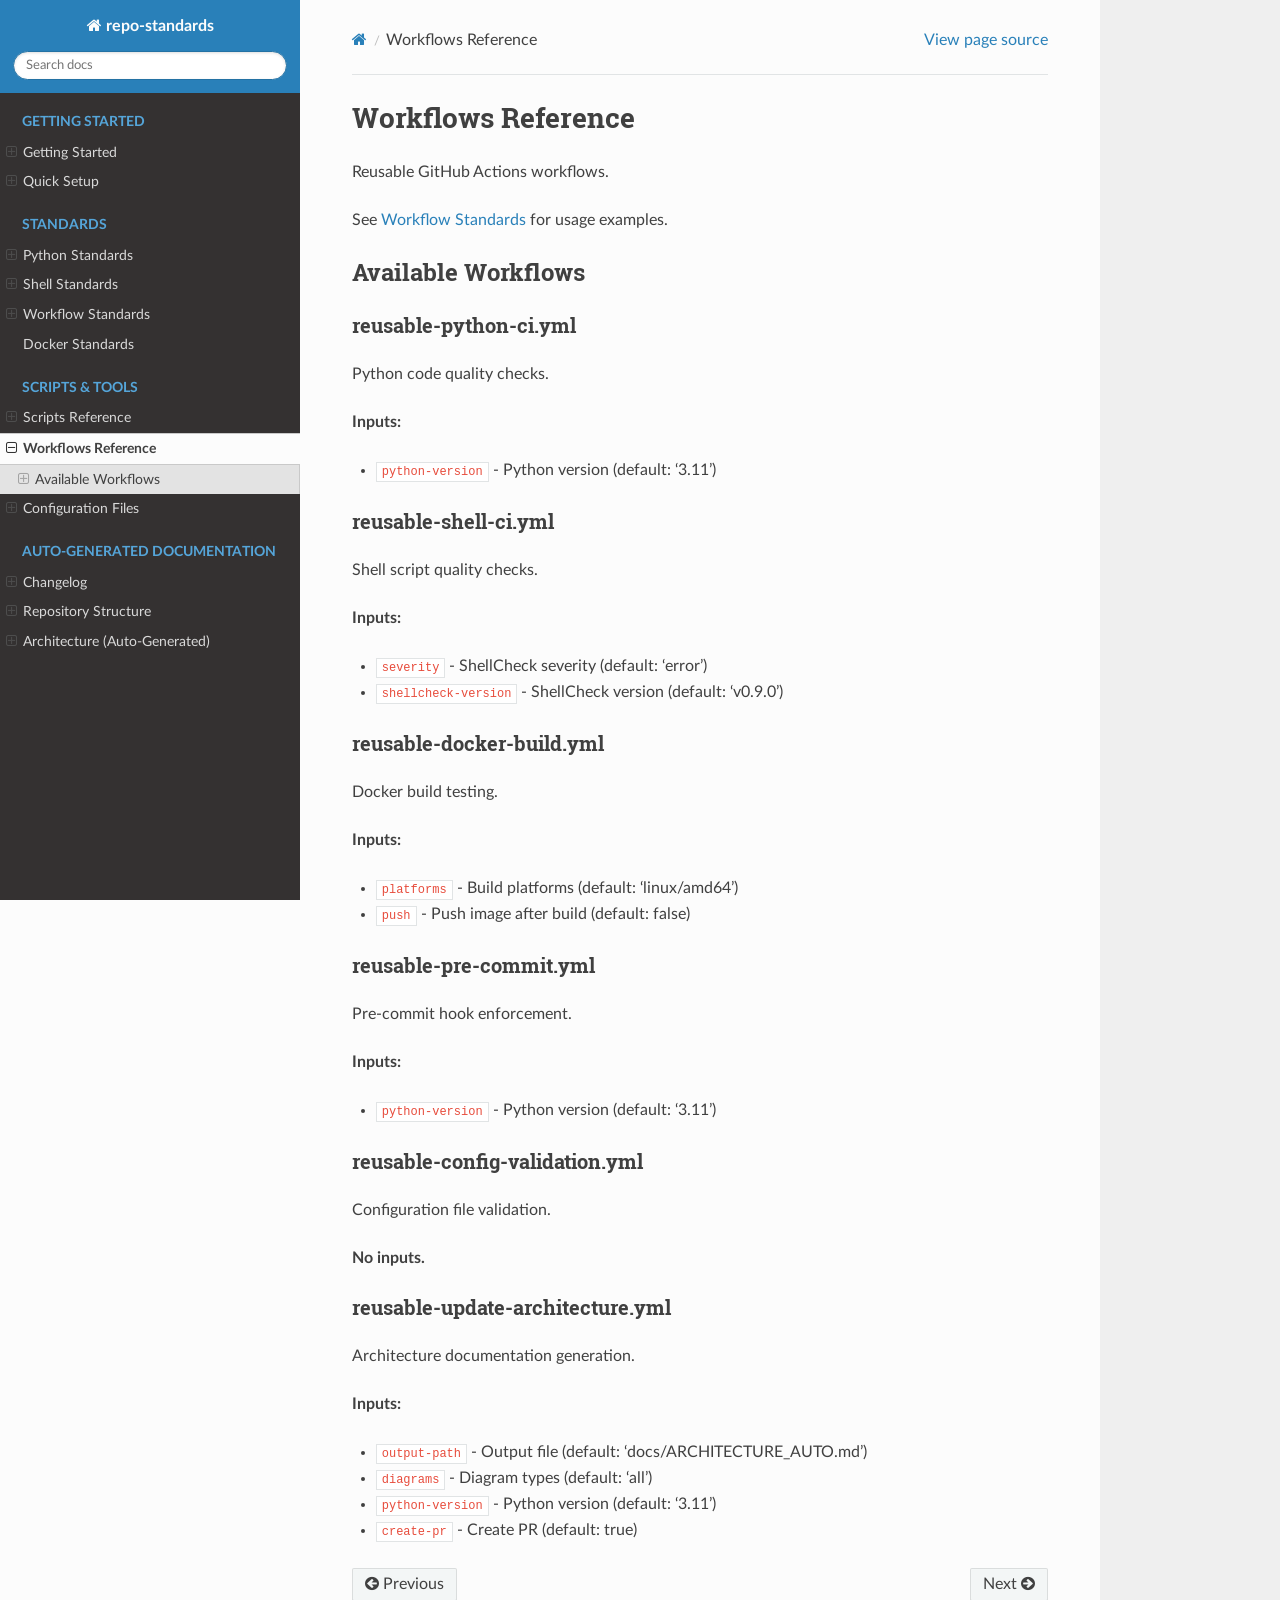
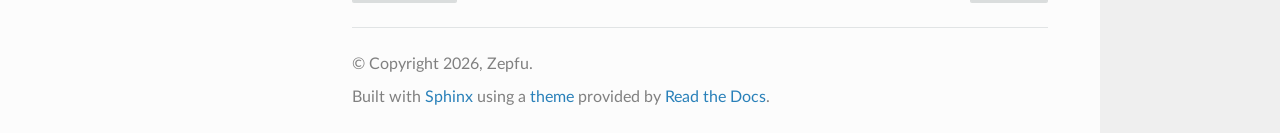
<file: reference/workflows.html>
<!DOCTYPE html>
<html class="writer-html5" lang="en" data-content_root="../">
<head>
  <meta charset="utf-8" /><meta name="viewport" content="width=device-width, initial-scale=1" />

  <meta name="viewport" content="width=device-width, initial-scale=1.0" />
  <title>Workflows Reference &mdash; repo-standards Documentation</title>
      <link rel="stylesheet" type="text/css" href="../_static/pygments.css?v=b86133f3" />
      <link rel="stylesheet" type="text/css" href="../_static/css/theme.css?v=9edc463e" />
      <link rel="stylesheet" type="text/css" href="../_static/custom.css?v=7ad5552a" />

  
      <script src="../_static/jquery.js?v=5d32c60e"></script>
      <script src="../_static/_sphinx_javascript_frameworks_compat.js?v=2cd50e6c"></script>
      <script src="../_static/documentation_options.js?v=8d563738"></script>
      <script src="../_static/doctools.js?v=fd6eb6e6"></script>
      <script src="../_static/sphinx_highlight.js?v=6ffebe34"></script>
    <script src="../_static/js/theme.js"></script>
    <link rel="index" title="Index" href="../genindex.html" />
    <link rel="search" title="Search" href="../search.html" />
    <link rel="next" title="Configuration Files" href="configs.html" />
    <link rel="prev" title="Scripts Reference" href="scripts.html" /> 
</head>

<body class="wy-body-for-nav"> 
  <div class="wy-grid-for-nav">
    <nav data-toggle="wy-nav-shift" class="wy-nav-side">
      <div class="wy-side-scroll">
        <div class="wy-side-nav-search" >

          
          
          <a href="../index.html" class="icon icon-home">
            repo-standards
          </a>
<div role="search">
  <form id="rtd-search-form" class="wy-form" action="../search.html" method="get">
    <input type="text" name="q" placeholder="Search docs" aria-label="Search docs" />
    <input type="hidden" name="check_keywords" value="yes" />
    <input type="hidden" name="area" value="default" />
  </form>
</div>
        </div><div class="wy-menu wy-menu-vertical" data-spy="affix" role="navigation" aria-label="Navigation menu">
              <p class="caption" role="heading"><span class="caption-text">Getting Started</span></p>
<ul>
<li class="toctree-l1"><a class="reference internal" href="../guides/getting-started.html">Getting Started</a><ul>
<li class="toctree-l2"><a class="reference internal" href="../guides/getting-started.html#overview">Overview</a></li>
<li class="toctree-l2"><a class="reference internal" href="../guides/getting-started.html#quick-setup">Quick Setup</a></li>
<li class="toctree-l2"><a class="reference internal" href="../guides/getting-started.html#what-gets-enforced">What Gets Enforced</a><ul>
<li class="toctree-l3"><a class="reference internal" href="../guides/getting-started.html#python-code">Python Code</a></li>
<li class="toctree-l3"><a class="reference internal" href="../guides/getting-started.html#shell-scripts">Shell Scripts</a></li>
<li class="toctree-l3"><a class="reference internal" href="../guides/getting-started.html#yaml-files">YAML Files</a></li>
<li class="toctree-l3"><a class="reference internal" href="../guides/getting-started.html#general">General</a></li>
</ul>
</li>
<li class="toctree-l2"><a class="reference internal" href="../guides/getting-started.html#next-steps">Next Steps</a></li>
</ul>
</li>
<li class="toctree-l1"><a class="reference internal" href="../guides/quick-setup.html">Quick Setup</a><ul>
<li class="toctree-l2"><a class="reference internal" href="../guides/quick-setup.html#one-command-setup">One-Command Setup</a></li>
<li class="toctree-l2"><a class="reference internal" href="../guides/quick-setup.html#python-project">Python Project</a></li>
<li class="toctree-l2"><a class="reference internal" href="../guides/quick-setup.html#shell-project">Shell Project</a></li>
<li class="toctree-l2"><a class="reference internal" href="../guides/quick-setup.html#docker-project">Docker Project</a></li>
<li class="toctree-l2"><a class="reference internal" href="../guides/quick-setup.html#multi-language-project">Multi-Language Project</a></li>
<li class="toctree-l2"><a class="reference internal" href="../guides/quick-setup.html#troubleshooting">Troubleshooting</a></li>
</ul>
</li>
</ul>
<p class="caption" role="heading"><span class="caption-text">Standards</span></p>
<ul>
<li class="toctree-l1"><a class="reference internal" href="../guides/python-standards.html">Python Standards</a><ul>
<li class="toctree-l2"><a class="reference internal" href="../guides/python-standards.html#overview">Overview</a></li>
<li class="toctree-l2"><a class="reference internal" href="../guides/python-standards.html#formatting-with-black">Formatting with Black</a><ul>
<li class="toctree-l3"><a class="reference internal" href="../guides/python-standards.html#configuration">Configuration</a></li>
<li class="toctree-l3"><a class="reference internal" href="../guides/python-standards.html#usage">Usage</a></li>
</ul>
</li>
<li class="toctree-l2"><a class="reference internal" href="../guides/python-standards.html#import-sorting-with-isort">Import Sorting with isort</a><ul>
<li class="toctree-l3"><a class="reference internal" href="../guides/python-standards.html#id1">Configuration</a></li>
<li class="toctree-l3"><a class="reference internal" href="../guides/python-standards.html#id2">Usage</a></li>
</ul>
</li>
<li class="toctree-l2"><a class="reference internal" href="../guides/python-standards.html#linting-with-flake8">Linting with Flake8</a><ul>
<li class="toctree-l3"><a class="reference internal" href="../guides/python-standards.html#id3">Configuration</a></li>
<li class="toctree-l3"><a class="reference internal" href="../guides/python-standards.html#id4">Usage</a></li>
<li class="toctree-l3"><a class="reference internal" href="../guides/python-standards.html#common-rules">Common Rules</a></li>
</ul>
</li>
<li class="toctree-l2"><a class="reference internal" href="../guides/python-standards.html#style-guidelines">Style Guidelines</a><ul>
<li class="toctree-l3"><a class="reference internal" href="../guides/python-standards.html#docstrings">Docstrings</a></li>
<li class="toctree-l3"><a class="reference internal" href="../guides/python-standards.html#type-hints">Type Hints</a></li>
<li class="toctree-l3"><a class="reference internal" href="../guides/python-standards.html#imports">Imports</a></li>
<li class="toctree-l3"><a class="reference internal" href="../guides/python-standards.html#line-length">Line Length</a></li>
</ul>
</li>
<li class="toctree-l2"><a class="reference internal" href="../guides/python-standards.html#enforcement">Enforcement</a><ul>
<li class="toctree-l3"><a class="reference internal" href="../guides/python-standards.html#pre-commit-hooks">Pre-commit Hooks</a></li>
<li class="toctree-l3"><a class="reference internal" href="../guides/python-standards.html#github-actions">GitHub Actions</a></li>
</ul>
</li>
<li class="toctree-l2"><a class="reference internal" href="../guides/python-standards.html#best-practices">Best Practices</a><ul>
<li class="toctree-l3"><a class="reference internal" href="../guides/python-standards.html#project-structure">Project Structure</a></li>
<li class="toctree-l3"><a class="reference internal" href="../guides/python-standards.html#testing">Testing</a></li>
<li class="toctree-l3"><a class="reference internal" href="../guides/python-standards.html#virtual-environments">Virtual Environments</a></li>
</ul>
</li>
<li class="toctree-l2"><a class="reference internal" href="../guides/python-standards.html#common-issues">Common Issues</a></li>
<li class="toctree-l2"><a class="reference internal" href="../guides/python-standards.html#see-also">See Also</a></li>
</ul>
</li>
<li class="toctree-l1"><a class="reference internal" href="../guides/shell-standards.html">Shell Standards</a><ul>
<li class="toctree-l2"><a class="reference internal" href="../guides/shell-standards.html#overview">Overview</a></li>
<li class="toctree-l2"><a class="reference internal" href="../guides/shell-standards.html#shellcheck">ShellCheck</a><ul>
<li class="toctree-l3"><a class="reference internal" href="../guides/shell-standards.html#configuration">Configuration</a></li>
<li class="toctree-l3"><a class="reference internal" href="../guides/shell-standards.html#usage">Usage</a></li>
<li class="toctree-l3"><a class="reference internal" href="../guides/shell-standards.html#common-rules">Common Rules</a></li>
</ul>
</li>
<li class="toctree-l2"><a class="reference internal" href="../guides/shell-standards.html#script-template">Script Template</a><ul>
<li class="toctree-l3"><a class="reference internal" href="../guides/shell-standards.html#standard-template">Standard Template</a></li>
</ul>
</li>
<li class="toctree-l2"><a class="reference internal" href="../guides/shell-standards.html#style-guidelines">Style Guidelines</a><ul>
<li class="toctree-l3"><a class="reference internal" href="../guides/shell-standards.html#quoting">Quoting</a></li>
<li class="toctree-l3"><a class="reference internal" href="../guides/shell-standards.html#arrays">Arrays</a></li>
<li class="toctree-l3"><a class="reference internal" href="../guides/shell-standards.html#conditionals">Conditionals</a></li>
<li class="toctree-l3"><a class="reference internal" href="../guides/shell-standards.html#functions">Functions</a></li>
<li class="toctree-l3"><a class="reference internal" href="../guides/shell-standards.html#error-handling">Error Handling</a></li>
</ul>
</li>
<li class="toctree-l2"><a class="reference internal" href="../guides/shell-standards.html#common-patterns">Common Patterns</a><ul>
<li class="toctree-l3"><a class="reference internal" href="../guides/shell-standards.html#check-if-command-exists">Check if command exists</a></li>
<li class="toctree-l3"><a class="reference internal" href="../guides/shell-standards.html#read-file-line-by-line">Read file line by line</a></li>
<li class="toctree-l3"><a class="reference internal" href="../guides/shell-standards.html#iterate-over-files">Iterate over files</a></li>
</ul>
</li>
<li class="toctree-l2"><a class="reference internal" href="../guides/shell-standards.html#enforcement">Enforcement</a><ul>
<li class="toctree-l3"><a class="reference internal" href="../guides/shell-standards.html#pre-commit">Pre-commit</a></li>
<li class="toctree-l3"><a class="reference internal" href="../guides/shell-standards.html#github-actions">GitHub Actions</a></li>
</ul>
</li>
<li class="toctree-l2"><a class="reference internal" href="../guides/shell-standards.html#best-practices">Best Practices</a><ul>
<li class="toctree-l3"><a class="reference internal" href="../guides/shell-standards.html#portability">Portability</a></li>
<li class="toctree-l3"><a class="reference internal" href="../guides/shell-standards.html#security">Security</a></li>
<li class="toctree-l3"><a class="reference internal" href="../guides/shell-standards.html#performance">Performance</a></li>
<li class="toctree-l3"><a class="reference internal" href="../guides/shell-standards.html#documentation">Documentation</a></li>
</ul>
</li>
<li class="toctree-l2"><a class="reference internal" href="../guides/shell-standards.html#common-issues">Common Issues</a></li>
<li class="toctree-l2"><a class="reference internal" href="../guides/shell-standards.html#see-also">See Also</a></li>
</ul>
</li>
<li class="toctree-l1"><a class="reference internal" href="../guides/workflow-standards.html">Workflow Standards</a><ul>
<li class="toctree-l2"><a class="reference internal" href="../guides/workflow-standards.html#reusable-workflows">Reusable Workflows</a></li>
<li class="toctree-l2"><a class="reference internal" href="../guides/workflow-standards.html#available-workflows">Available Workflows</a><ul>
<li class="toctree-l3"><a class="reference internal" href="../guides/workflow-standards.html#python-ci">Python CI</a></li>
<li class="toctree-l3"><a class="reference internal" href="../guides/workflow-standards.html#shell-ci">Shell CI</a></li>
<li class="toctree-l3"><a class="reference internal" href="../guides/workflow-standards.html#docker-build">Docker Build</a></li>
<li class="toctree-l3"><a class="reference internal" href="../guides/workflow-standards.html#pre-commit">Pre-commit</a></li>
<li class="toctree-l3"><a class="reference internal" href="../guides/workflow-standards.html#config-validation">Config Validation</a></li>
<li class="toctree-l3"><a class="reference internal" href="../guides/workflow-standards.html#architecture-update">Architecture Update</a></li>
</ul>
</li>
<li class="toctree-l2"><a class="reference internal" href="../guides/workflow-standards.html#complete-example">Complete Example</a></li>
<li class="toctree-l2"><a class="reference internal" href="../guides/workflow-standards.html#best-practices">Best Practices</a><ul>
<li class="toctree-l3"><a class="reference internal" href="../guides/workflow-standards.html#versioning">Versioning</a></li>
<li class="toctree-l3"><a class="reference internal" href="../guides/workflow-standards.html#dependencies">Dependencies</a></li>
<li class="toctree-l3"><a class="reference internal" href="../guides/workflow-standards.html#permissions">Permissions</a></li>
<li class="toctree-l3"><a class="reference internal" href="../guides/workflow-standards.html#triggers">Triggers</a></li>
</ul>
</li>
<li class="toctree-l2"><a class="reference internal" href="../guides/workflow-standards.html#common-patterns">Common Patterns</a><ul>
<li class="toctree-l3"><a class="reference internal" href="../guides/workflow-standards.html#multi-language-project">Multi-Language Project</a></li>
<li class="toctree-l3"><a class="reference internal" href="../guides/workflow-standards.html#monorepo">Monorepo</a></li>
</ul>
</li>
<li class="toctree-l2"><a class="reference internal" href="../guides/workflow-standards.html#see-also">See Also</a></li>
</ul>
</li>
<li class="toctree-l1"><a class="reference internal" href="../guides/docker-standards.html">Docker Standards</a></li>
</ul>
<p class="caption" role="heading"><span class="caption-text">Scripts &amp; Tools</span></p>
<ul class="current">
<li class="toctree-l1"><a class="reference internal" href="scripts.html">Scripts Reference</a><ul>
<li class="toctree-l2"><a class="reference internal" href="scripts.html#changelog-py">changelog.py</a></li>
<li class="toctree-l2"><a class="reference internal" href="scripts.html#repo-map-py">repo_map.py</a></li>
<li class="toctree-l2"><a class="reference internal" href="scripts.html#generate-architecture-py">generate_architecture.py</a></li>
<li class="toctree-l2"><a class="reference internal" href="scripts.html#sync-configs-sh">sync-configs.sh</a></li>
</ul>
</li>
<li class="toctree-l1 current"><a class="current reference internal" href="#">Workflows Reference</a><ul>
<li class="toctree-l2"><a class="reference internal" href="#available-workflows">Available Workflows</a><ul>
<li class="toctree-l3"><a class="reference internal" href="#reusable-python-ci-yml">reusable-python-ci.yml</a></li>
<li class="toctree-l3"><a class="reference internal" href="#reusable-shell-ci-yml">reusable-shell-ci.yml</a></li>
<li class="toctree-l3"><a class="reference internal" href="#reusable-docker-build-yml">reusable-docker-build.yml</a></li>
<li class="toctree-l3"><a class="reference internal" href="#reusable-pre-commit-yml">reusable-pre-commit.yml</a></li>
<li class="toctree-l3"><a class="reference internal" href="#reusable-config-validation-yml">reusable-config-validation.yml</a></li>
<li class="toctree-l3"><a class="reference internal" href="#reusable-update-architecture-yml">reusable-update-architecture.yml</a></li>
</ul>
</li>
</ul>
</li>
<li class="toctree-l1"><a class="reference internal" href="configs.html">Configuration Files</a><ul>
<li class="toctree-l2"><a class="reference internal" href="configs.html#gitattributes">.gitattributes</a></li>
<li class="toctree-l2"><a class="reference internal" href="configs.html#gitignore">.gitignore</a></li>
<li class="toctree-l2"><a class="reference internal" href="configs.html#editorconfig">.editorconfig</a></li>
<li class="toctree-l2"><a class="reference internal" href="configs.html#flake8">.flake8</a></li>
<li class="toctree-l2"><a class="reference internal" href="configs.html#shellcheckrc">.shellcheckrc</a></li>
<li class="toctree-l2"><a class="reference internal" href="configs.html#pre-commit-config-yaml">.pre-commit-config.yaml</a></li>
<li class="toctree-l2"><a class="reference internal" href="configs.html#pyproject-toml">pyproject.toml</a></li>
</ul>
</li>
</ul>
<p class="caption" role="heading"><span class="caption-text">Auto-Generated Documentation</span></p>
<ul>
<li class="toctree-l1"><a class="reference internal" href="../auto/CHANGELOG.html">Changelog</a><ul>
<li class="toctree-l2"><a class="reference internal" href="../auto/CHANGELOG.html#unreleased">[Unreleased]</a><ul>
<li class="toctree-l3"><a class="reference internal" href="../auto/CHANGELOG.html#added">Added</a></li>
<li class="toctree-l3"><a class="reference internal" href="../auto/CHANGELOG.html#changed">Changed</a></li>
<li class="toctree-l3"><a class="reference internal" href="../auto/CHANGELOG.html#fixed">Fixed</a></li>
</ul>
</li>
</ul>
</li>
<li class="toctree-l1"><a class="reference internal" href="../auto/REPO_MAP.html">Repository Structure</a><ul>
<li class="toctree-l2"><a class="reference internal" href="../auto/REPO_MAP.html#table-of-contents">Table of Contents</a></li>
<li class="toctree-l2"><a class="reference internal" href="../auto/REPO_MAP.html#directory-tree">Directory Tree</a></li>
<li class="toctree-l2"><a class="reference internal" href="../auto/REPO_MAP.html#key-files">Key Files</a><ul>
<li class="toctree-l3"><a class="reference internal" href="../auto/REPO_MAP.html#important-files">Important Files</a></li>
</ul>
</li>
<li class="toctree-l2"><a class="reference internal" href="../auto/REPO_MAP.html#configuration-files">Configuration Files</a></li>
<li class="toctree-l2"><a class="reference internal" href="../auto/REPO_MAP.html#documentation">Documentation</a></li>
<li class="toctree-l2"><a class="reference internal" href="../auto/REPO_MAP.html#scripts">Scripts</a></li>
</ul>
</li>
<li class="toctree-l1"><a class="reference internal" href="../auto/ARCHITECTURE_AUTO.html">Architecture (Auto-Generated)</a><ul>
<li class="toctree-l2"><a class="reference internal" href="../auto/ARCHITECTURE_AUTO.html#overview">Overview</a><ul>
<li class="toctree-l3"><a class="reference internal" href="../auto/ARCHITECTURE_AUTO.html#detected-patterns">Detected Patterns</a></li>
</ul>
</li>
<li class="toctree-l2"><a class="reference internal" href="../auto/ARCHITECTURE_AUTO.html#flowchart-diagram">Flowchart Diagram</a></li>
<li class="toctree-l2"><a class="reference internal" href="../auto/ARCHITECTURE_AUTO.html#state-diagram">State Diagram</a></li>
<li class="toctree-l2"><a class="reference internal" href="../auto/ARCHITECTURE_AUTO.html#sequence-diagram">Sequence Diagram</a></li>
<li class="toctree-l2"><a class="reference internal" href="../auto/ARCHITECTURE_AUTO.html#architecture-diagram">Architecture Diagram</a></li>
<li class="toctree-l2"><a class="reference internal" href="../auto/ARCHITECTURE_AUTO.html#er-diagram">Er Diagram</a></li>
<li class="toctree-l2"><a class="reference internal" href="../auto/ARCHITECTURE_AUTO.html#class-diagram">Class Diagram</a></li>
<li class="toctree-l2"><a class="reference internal" href="../auto/ARCHITECTURE_AUTO.html#journey-diagram">Journey Diagram</a></li>
<li class="toctree-l2"><a class="reference internal" href="../auto/ARCHITECTURE_AUTO.html#mindmap-diagram">Mindmap Diagram</a></li>
<li class="toctree-l2"><a class="reference internal" href="../auto/ARCHITECTURE_AUTO.html#workflow-pipeline-diagram">Workflow Pipeline Diagram</a></li>
<li class="toctree-l2"><a class="reference internal" href="../auto/ARCHITECTURE_AUTO.html#workflow-triggers-diagram">Workflow Triggers Diagram</a></li>
<li class="toctree-l2"><a class="reference internal" href="../auto/ARCHITECTURE_AUTO.html#workflow-jobs-diagram">Workflow Jobs Diagram</a></li>
<li class="toctree-l2"><a class="reference internal" href="../auto/ARCHITECTURE_AUTO.html#development-workflows">Development Workflows</a><ul>
<li class="toctree-l3"><a class="reference internal" href="../auto/ARCHITECTURE_AUTO.html#github-workflows-summary">GitHub Workflows Summary</a></li>
</ul>
</li>
<li class="toctree-l2"><a class="reference internal" href="../auto/ARCHITECTURE_AUTO.html#module-summary">Module Summary</a><ul>
<li class="toctree-l3"><a class="reference internal" href="../auto/ARCHITECTURE_AUTO.html#docs-conf"><code class="docutils literal notranslate"><span class="pre">docs.conf</span></code></a></li>
<li class="toctree-l3"><a class="reference internal" href="../auto/ARCHITECTURE_AUTO.html#scripts-changelog"><code class="docutils literal notranslate"><span class="pre">scripts.changelog</span></code></a></li>
<li class="toctree-l3"><a class="reference internal" href="../auto/ARCHITECTURE_AUTO.html#scripts-generate-architecture"><code class="docutils literal notranslate"><span class="pre">scripts.generate_architecture</span></code></a></li>
<li class="toctree-l3"><a class="reference internal" href="../auto/ARCHITECTURE_AUTO.html#scripts-repo-map"><code class="docutils literal notranslate"><span class="pre">scripts.repo_map</span></code></a></li>
</ul>
</li>
</ul>
</li>
</ul>

        </div>
      </div>
    </nav>

    <section data-toggle="wy-nav-shift" class="wy-nav-content-wrap"><nav class="wy-nav-top" aria-label="Mobile navigation menu" >
          <i data-toggle="wy-nav-top" class="fa fa-bars"></i>
          <a href="../index.html">repo-standards</a>
      </nav>

      <div class="wy-nav-content">
        <div class="rst-content">
          <div role="navigation" aria-label="Page navigation">
  <ul class="wy-breadcrumbs">
      <li><a href="../index.html" class="icon icon-home" aria-label="Home"></a></li>
      <li class="breadcrumb-item active">Workflows Reference</li>
      <li class="wy-breadcrumbs-aside">
            <a href="../_sources/reference/workflows.rst.txt" rel="nofollow"> View page source</a>
      </li>
  </ul>
  <hr/>
</div>
          <div role="main" class="document" itemscope="itemscope" itemtype="http://schema.org/Article">
           <div itemprop="articleBody">
             
  <section id="workflows-reference">
<h1>Workflows Reference<a class="headerlink" href="#workflows-reference" title="Link to this heading"></a></h1>
<p>Reusable GitHub Actions workflows.</p>
<p>See <a class="reference internal" href="../guides/workflow-standards.html"><span class="doc">Workflow Standards</span></a> for usage examples.</p>
<section id="available-workflows">
<h2>Available Workflows<a class="headerlink" href="#available-workflows" title="Link to this heading"></a></h2>
<section id="reusable-python-ci-yml">
<h3>reusable-python-ci.yml<a class="headerlink" href="#reusable-python-ci-yml" title="Link to this heading"></a></h3>
<p>Python code quality checks.</p>
<p><strong>Inputs:</strong></p>
<ul class="simple">
<li><p><code class="docutils literal notranslate"><span class="pre">python-version</span></code> - Python version (default: ‘3.11’)</p></li>
</ul>
</section>
<section id="reusable-shell-ci-yml">
<h3>reusable-shell-ci.yml<a class="headerlink" href="#reusable-shell-ci-yml" title="Link to this heading"></a></h3>
<p>Shell script quality checks.</p>
<p><strong>Inputs:</strong></p>
<ul class="simple">
<li><p><code class="docutils literal notranslate"><span class="pre">severity</span></code> - ShellCheck severity (default: ‘error’)</p></li>
<li><p><code class="docutils literal notranslate"><span class="pre">shellcheck-version</span></code> - ShellCheck version (default: ‘v0.9.0’)</p></li>
</ul>
</section>
<section id="reusable-docker-build-yml">
<h3>reusable-docker-build.yml<a class="headerlink" href="#reusable-docker-build-yml" title="Link to this heading"></a></h3>
<p>Docker build testing.</p>
<p><strong>Inputs:</strong></p>
<ul class="simple">
<li><p><code class="docutils literal notranslate"><span class="pre">platforms</span></code> - Build platforms (default: ‘linux/amd64’)</p></li>
<li><p><code class="docutils literal notranslate"><span class="pre">push</span></code> - Push image after build (default: false)</p></li>
</ul>
</section>
<section id="reusable-pre-commit-yml">
<h3>reusable-pre-commit.yml<a class="headerlink" href="#reusable-pre-commit-yml" title="Link to this heading"></a></h3>
<p>Pre-commit hook enforcement.</p>
<p><strong>Inputs:</strong></p>
<ul class="simple">
<li><p><code class="docutils literal notranslate"><span class="pre">python-version</span></code> - Python version (default: ‘3.11’)</p></li>
</ul>
</section>
<section id="reusable-config-validation-yml">
<h3>reusable-config-validation.yml<a class="headerlink" href="#reusable-config-validation-yml" title="Link to this heading"></a></h3>
<p>Configuration file validation.</p>
<p><strong>No inputs.</strong></p>
</section>
<section id="reusable-update-architecture-yml">
<h3>reusable-update-architecture.yml<a class="headerlink" href="#reusable-update-architecture-yml" title="Link to this heading"></a></h3>
<p>Architecture documentation generation.</p>
<p><strong>Inputs:</strong></p>
<ul class="simple">
<li><p><code class="docutils literal notranslate"><span class="pre">output-path</span></code> - Output file (default: ‘docs/ARCHITECTURE_AUTO.md’)</p></li>
<li><p><code class="docutils literal notranslate"><span class="pre">diagrams</span></code> - Diagram types (default: ‘all’)</p></li>
<li><p><code class="docutils literal notranslate"><span class="pre">python-version</span></code> - Python version (default: ‘3.11’)</p></li>
<li><p><code class="docutils literal notranslate"><span class="pre">create-pr</span></code> - Create PR (default: true)</p></li>
</ul>
</section>
</section>
</section>


           </div>
          </div>
          <footer><div class="rst-footer-buttons" role="navigation" aria-label="Footer">
        <a href="scripts.html" class="btn btn-neutral float-left" title="Scripts Reference" accesskey="p" rel="prev"><span class="fa fa-arrow-circle-left" aria-hidden="true"></span> Previous</a>
        <a href="configs.html" class="btn btn-neutral float-right" title="Configuration Files" accesskey="n" rel="next">Next <span class="fa fa-arrow-circle-right" aria-hidden="true"></span></a>
    </div>

  <hr/>

  <div role="contentinfo">
    <p>&#169; Copyright 2026, Zepfu.</p>
  </div>

  Built with <a href="https://www.sphinx-doc.org/">Sphinx</a> using a
    <a href="https://github.com/readthedocs/sphinx_rtd_theme">theme</a>
    provided by <a href="https://readthedocs.org">Read the Docs</a>.
   

</footer>
        </div>
      </div>
    </section>
  </div>
  <script>
      jQuery(function () {
          SphinxRtdTheme.Navigation.enable(true);
      });
  </script> 

</body>
</html>
</file>
<file: _static/pygments.css>
pre { line-height: 125%; }
td.linenos .normal { color: inherit; background-color: transparent; padding-left: 5px; padding-right: 5px; }
span.linenos { color: inherit; background-color: transparent; padding-left: 5px; padding-right: 5px; }
td.linenos .special { color: #000000; background-color: #ffffc0; padding-left: 5px; padding-right: 5px; }
span.linenos.special { color: #000000; background-color: #ffffc0; padding-left: 5px; padding-right: 5px; }
.highlight .hll { background-color: #ffffcc }
.highlight { background: #f8f8f8; }
.highlight .c { color: #3D7B7B; font-style: italic } /* Comment */
.highlight .err { border: 1px solid #F00 } /* Error */
.highlight .k { color: #008000; font-weight: bold } /* Keyword */
.highlight .o { color: #666 } /* Operator */
.highlight .ch { color: #3D7B7B; font-style: italic } /* Comment.Hashbang */
.highlight .cm { color: #3D7B7B; font-style: italic } /* Comment.Multiline */
.highlight .cp { color: #9C6500 } /* Comment.Preproc */
.highlight .cpf { color: #3D7B7B; font-style: italic } /* Comment.PreprocFile */
.highlight .c1 { color: #3D7B7B; font-style: italic } /* Comment.Single */
.highlight .cs { color: #3D7B7B; font-style: italic } /* Comment.Special */
.highlight .gd { color: #A00000 } /* Generic.Deleted */
.highlight .ge { font-style: italic } /* Generic.Emph */
.highlight .ges { font-weight: bold; font-style: italic } /* Generic.EmphStrong */
.highlight .gr { color: #E40000 } /* Generic.Error */
.highlight .gh { color: #000080; font-weight: bold } /* Generic.Heading */
.highlight .gi { color: #008400 } /* Generic.Inserted */
.highlight .go { color: #717171 } /* Generic.Output */
.highlight .gp { color: #000080; font-weight: bold } /* Generic.Prompt */
.highlight .gs { font-weight: bold } /* Generic.Strong */
.highlight .gu { color: #800080; font-weight: bold } /* Generic.Subheading */
.highlight .gt { color: #04D } /* Generic.Traceback */
.highlight .kc { color: #008000; font-weight: bold } /* Keyword.Constant */
.highlight .kd { color: #008000; font-weight: bold } /* Keyword.Declaration */
.highlight .kn { color: #008000; font-weight: bold } /* Keyword.Namespace */
.highlight .kp { color: #008000 } /* Keyword.Pseudo */
.highlight .kr { color: #008000; font-weight: bold } /* Keyword.Reserved */
.highlight .kt { color: #B00040 } /* Keyword.Type */
.highlight .m { color: #666 } /* Literal.Number */
.highlight .s { color: #BA2121 } /* Literal.String */
.highlight .na { color: #687822 } /* Name.Attribute */
.highlight .nb { color: #008000 } /* Name.Builtin */
.highlight .nc { color: #00F; font-weight: bold } /* Name.Class */
.highlight .no { color: #800 } /* Name.Constant */
.highlight .nd { color: #A2F } /* Name.Decorator */
.highlight .ni { color: #717171; font-weight: bold } /* Name.Entity */
.highlight .ne { color: #CB3F38; font-weight: bold } /* Name.Exception */
.highlight .nf { color: #00F } /* Name.Function */
.highlight .nl { color: #767600 } /* Name.Label */
.highlight .nn { color: #00F; font-weight: bold } /* Name.Namespace */
.highlight .nt { color: #008000; font-weight: bold } /* Name.Tag */
.highlight .nv { color: #19177C } /* Name.Variable */
.highlight .ow { color: #A2F; font-weight: bold } /* Operator.Word */
.highlight .w { color: #BBB } /* Text.Whitespace */
.highlight .mb { color: #666 } /* Literal.Number.Bin */
.highlight .mf { color: #666 } /* Literal.Number.Float */
.highlight .mh { color: #666 } /* Literal.Number.Hex */
.highlight .mi { color: #666 } /* Literal.Number.Integer */
.highlight .mo { color: #666 } /* Literal.Number.Oct */
.highlight .sa { color: #BA2121 } /* Literal.String.Affix */
.highlight .sb { color: #BA2121 } /* Literal.String.Backtick */
.highlight .sc { color: #BA2121 } /* Literal.String.Char */
.highlight .dl { color: #BA2121 } /* Literal.String.Delimiter */
.highlight .sd { color: #BA2121; font-style: italic } /* Literal.String.Doc */
.highlight .s2 { color: #BA2121 } /* Literal.String.Double */
.highlight .se { color: #AA5D1F; font-weight: bold } /* Literal.String.Escape */
.highlight .sh { color: #BA2121 } /* Literal.String.Heredoc */
.highlight .si { color: #A45A77; font-weight: bold } /* Literal.String.Interpol */
.highlight .sx { color: #008000 } /* Literal.String.Other */
.highlight .sr { color: #A45A77 } /* Literal.String.Regex */
.highlight .s1 { color: #BA2121 } /* Literal.String.Single */
.highlight .ss { color: #19177C } /* Literal.String.Symbol */
.highlight .bp { color: #008000 } /* Name.Builtin.Pseudo */
.highlight .fm { color: #00F } /* Name.Function.Magic */
.highlight .vc { color: #19177C } /* Name.Variable.Class */
.highlight .vg { color: #19177C } /* Name.Variable.Global */
.highlight .vi { color: #19177C } /* Name.Variable.Instance */
.highlight .vm { color: #19177C } /* Name.Variable.Magic */
.highlight .il { color: #666 } /* Literal.Number.Integer.Long */
</file>
<file: _static/css/theme.css>
html{box-sizing:border-box}*,:after,:before{box-sizing:inherit}article,aside,details,figcaption,figure,footer,header,hgroup,nav,section{display:block}audio,canvas,video{display:inline-block;*display:inline;*zoom:1}[hidden],audio:not([controls]){display:none}*{-webkit-box-sizing:border-box;-moz-box-sizing:border-box;box-sizing:border-box}html{font-size:100%;-webkit-text-size-adjust:100%;-ms-text-size-adjust:100%}body{margin:0}a:active,a:hover{outline:0}abbr[title]{border-bottom:1px dotted}b,strong{font-weight:700}blockquote{margin:0}dfn{font-style:italic}ins{background:#ff9;text-decoration:none}ins,mark{color:#000}mark{background:#ff0;font-style:italic;font-weight:700}.rst-content code,.rst-content tt,code,kbd,pre,samp{font-family:monospace,serif;_font-family:courier new,monospace;font-size:1em}pre{white-space:pre}q{quotes:none}q:after,q:before{content:"";content:none}small{font-size:85%}sub,sup{font-size:75%;line-height:0;position:relative;vertical-align:baseline}sup{top:-.5em}sub{bottom:-.25em}dl,ol,ul{margin:0;padding:0;list-style:none;list-style-image:none}li{list-style:none}dd{margin:0}img{border:0;-ms-interpolation-mode:bicubic;vertical-align:middle;max-width:100%}svg:not(:root){overflow:hidden}figure,form{margin:0}label{cursor:pointer}button,input,select,textarea{font-size:100%;margin:0;vertical-align:baseline;*vertical-align:middle}button,input{line-height:normal}button,input[type=button],input[type=reset],input[type=submit]{cursor:pointer;-webkit-appearance:button;*overflow:visible}button[disabled],input[disabled]{cursor:default}input[type=search]{-webkit-appearance:textfield;-moz-box-sizing:content-box;-webkit-box-sizing:content-box;box-sizing:content-box}textarea{resize:vertical}table{border-collapse:collapse;border-spacing:0}td{vertical-align:top}.chromeframe{margin:.2em 0;background:#ccc;color:#000;padding:.2em 0}.ir{display:block;border:0;text-indent:-999em;overflow:hidden;background-color:transparent;background-repeat:no-repeat;text-align:left;direction:ltr;*line-height:0}.ir br{display:none}.hidden{display:none!important;visibility:hidden}.visuallyhidden{border:0;clip:rect(0 0 0 0);height:1px;margin:-1px;overflow:hidden;padding:0;position:absolute;width:1px}.visuallyhidden.focusable:active,.visuallyhidden.focusable:focus{clip:auto;height:auto;margin:0;overflow:visible;position:static;width:auto}.invisible{visibility:hidden}.relative{position:relative}big,small{font-size:100%}@media print{body,html,section{background:none!important}*{box-shadow:none!important;text-shadow:none!important;filter:none!important;-ms-filter:none!important}a,a:visited{text-decoration:underline}.ir a:after,a[href^="#"]:after,a[href^="javascript:"]:after{content:""}blockquote,pre{page-break-inside:avoid}thead{display:table-header-group}img,tr{page-break-inside:avoid}img{max-width:100%!important}@page{margin:.5cm}.rst-content .toctree-wrapper>p.caption,h2,h3,p{orphans:3;widows:3}.rst-content .toctree-wrapper>p.caption,h2,h3{page-break-after:avoid}}.btn,.fa:before,.icon:before,.rst-content .admonition,.rst-content .admonition-title:before,.rst-content .admonition-todo,.rst-content .attention,.rst-content .caution,.rst-content .code-block-caption .headerlink:before,.rst-content .danger,.rst-content .eqno .headerlink:before,.rst-content .error,.rst-content .hint,.rst-content .important,.rst-content .note,.rst-content .seealso,.rst-content .tip,.rst-content .warning,.rst-content code.download span:first-child:before,.rst-content dl dt .headerlink:before,.rst-content h1 .headerlink:before,.rst-content h2 .headerlink:before,.rst-content h3 .headerlink:before,.rst-content h4 .headerlink:before,.rst-content h5 .headerlink:before,.rst-content h6 .headerlink:before,.rst-content p.caption .headerlink:before,.rst-content p .headerlink:before,.rst-content table>caption .headerlink:before,.rst-content tt.download span:first-child:before,.wy-alert,.wy-dropdown .caret:before,.wy-inline-validate.wy-inline-validate-danger .wy-input-context:before,.wy-inline-validate.wy-inline-validate-info .wy-input-context:before,.wy-inline-validate.wy-inline-validate-success .wy-input-context:before,.wy-inline-validate.wy-inline-validate-warning .wy-input-context:before,.wy-menu-vertical li.current>a button.toctree-expand:before,.wy-menu-vertical li.on a button.toctree-expand:before,.wy-menu-vertical li button.toctree-expand:before,input[type=color],input[type=date],input[type=datetime-local],input[type=datetime],input[type=email],input[type=month],input[type=number],input[type=password],input[type=search],input[type=tel],input[type=text],input[type=time],input[type=url],input[type=week],select,textarea{-webkit-font-smoothing:antialiased}.clearfix{*zoom:1}.clearfix:after,.clearfix:before{display:table;content:""}.clearfix:after{clear:both}/*!
 *  Font Awesome 4.7.0 by @davegandy - http://fontawesome.io - @fontawesome
 *  License - http://fontawesome.io/license (Font: SIL OFL 1.1, CSS: MIT License)
 */@font-face{font-family:FontAwesome;src:url(fonts/fontawesome-webfont.eot?674f50d287a8c48dc19ba404d20fe713);src:url(fonts/fontawesome-webfont.eot?674f50d287a8c48dc19ba404d20fe713?#iefix&v=4.7.0) format("embedded-opentype"),url(fonts/fontawesome-webfont.woff2?af7ae505a9eed503f8b8e6982036873e) format("woff2"),url(fonts/fontawesome-webfont.woff?fee66e712a8a08eef5805a46892932ad) format("woff"),url(fonts/fontawesome-webfont.ttf?b06871f281fee6b241d60582ae9369b9) format("truetype"),url(fonts/fontawesome-webfont.svg?912ec66d7572ff821749319396470bde#fontawesomeregular) format("svg");font-weight:400;font-style:normal}.fa,.icon,.rst-content .admonition-title,.rst-content .code-block-caption .headerlink,.rst-content .eqno .headerlink,.rst-content code.download span:first-child,.rst-content dl dt .headerlink,.rst-content h1 .headerlink,.rst-content h2 .headerlink,.rst-content h3 .headerlink,.rst-content h4 .headerlink,.rst-content h5 .headerlink,.rst-content h6 .headerlink,.rst-content p.caption .headerlink,.rst-content p .headerlink,.rst-content table>caption .headerlink,.rst-content tt.download span:first-child,.wy-menu-vertical li.current>a button.toctree-expand,.wy-menu-vertical li.on a button.toctree-expand,.wy-menu-vertical li button.toctree-expand{display:inline-block;font:normal normal normal 14px/1 FontAwesome;font-size:inherit;text-rendering:auto;-webkit-font-smoothing:antialiased;-moz-osx-font-smoothing:grayscale}.fa-lg{font-size:1.33333em;line-height:.75em;vertical-align:-15%}.fa-2x{font-size:2em}.fa-3x{font-size:3em}.fa-4x{font-size:4em}.fa-5x{font-size:5em}.fa-fw{width:1.28571em;text-align:center}.fa-ul{padding-left:0;margin-left:2.14286em;list-style-type:none}.fa-ul>li{position:relative}.fa-li{position:absolute;left:-2.14286em;width:2.14286em;top:.14286em;text-align:center}.fa-li.fa-lg{left:-1.85714em}.fa-border{padding:.2em .25em .15em;border:.08em solid #eee;border-radius:.1em}.fa-pull-left{float:left}.fa-pull-right{float:right}.fa-pull-left.icon,.fa.fa-pull-left,.rst-content .code-block-caption .fa-pull-left.headerlink,.rst-content .eqno .fa-pull-left.headerlink,.rst-content .fa-pull-left.admonition-title,.rst-content code.download span.fa-pull-left:first-child,.rst-content dl dt .fa-pull-left.headerlink,.rst-content h1 .fa-pull-left.headerlink,.rst-content h2 .fa-pull-left.headerlink,.rst-content h3 .fa-pull-left.headerlink,.rst-content h4 .fa-pull-left.headerlink,.rst-content h5 .fa-pull-left.headerlink,.rst-content h6 .fa-pull-left.headerlink,.rst-content p .fa-pull-left.headerlink,.rst-content table>caption .fa-pull-left.headerlink,.rst-content tt.download span.fa-pull-left:first-child,.wy-menu-vertical li.current>a button.fa-pull-left.toctree-expand,.wy-menu-vertical li.on a button.fa-pull-left.toctree-expand,.wy-menu-vertical li button.fa-pull-left.toctree-expand{margin-right:.3em}.fa-pull-right.icon,.fa.fa-pull-right,.rst-content .code-block-caption .fa-pull-right.headerlink,.rst-content .eqno .fa-pull-right.headerlink,.rst-content .fa-pull-right.admonition-title,.rst-content code.download span.fa-pull-right:first-child,.rst-content dl dt .fa-pull-right.headerlink,.rst-content h1 .fa-pull-right.headerlink,.rst-content h2 .fa-pull-right.headerlink,.rst-content h3 .fa-pull-right.headerlink,.rst-content h4 .fa-pull-right.headerlink,.rst-content h5 .fa-pull-right.headerlink,.rst-content h6 .fa-pull-right.headerlink,.rst-content p .fa-pull-right.headerlink,.rst-content table>caption .fa-pull-right.headerlink,.rst-content tt.download span.fa-pull-right:first-child,.wy-menu-vertical li.current>a button.fa-pull-right.toctree-expand,.wy-menu-vertical li.on a button.fa-pull-right.toctree-expand,.wy-menu-vertical li button.fa-pull-right.toctree-expand{margin-left:.3em}.pull-right{float:right}.pull-left{float:left}.fa.pull-left,.pull-left.icon,.rst-content .code-block-caption .pull-left.headerlink,.rst-content .eqno .pull-left.headerlink,.rst-content .pull-left.admonition-title,.rst-content code.download span.pull-left:first-child,.rst-content dl dt .pull-left.headerlink,.rst-content h1 .pull-left.headerlink,.rst-content h2 .pull-left.headerlink,.rst-content h3 .pull-left.headerlink,.rst-content h4 .pull-left.headerlink,.rst-content h5 .pull-left.headerlink,.rst-content h6 .pull-left.headerlink,.rst-content p .pull-left.headerlink,.rst-content table>caption .pull-left.headerlink,.rst-content tt.download span.pull-left:first-child,.wy-menu-vertical li.current>a button.pull-left.toctree-expand,.wy-menu-vertical li.on a button.pull-left.toctree-expand,.wy-menu-vertical li button.pull-left.toctree-expand{margin-right:.3em}.fa.pull-right,.pull-right.icon,.rst-content .code-block-caption .pull-right.headerlink,.rst-content .eqno .pull-right.headerlink,.rst-content .pull-right.admonition-title,.rst-content code.download span.pull-right:first-child,.rst-content dl dt .pull-right.headerlink,.rst-content h1 .pull-right.headerlink,.rst-content h2 .pull-right.headerlink,.rst-content h3 .pull-right.headerlink,.rst-content h4 .pull-right.headerlink,.rst-content h5 .pull-right.headerlink,.rst-content h6 .pull-right.headerlink,.rst-content p .pull-right.headerlink,.rst-content table>caption .pull-right.headerlink,.rst-content tt.download span.pull-right:first-child,.wy-menu-vertical li.current>a button.pull-right.toctree-expand,.wy-menu-vertical li.on a button.pull-right.toctree-expand,.wy-menu-vertical li button.pull-right.toctree-expand{margin-left:.3em}.fa-spin{-webkit-animation:fa-spin 2s linear infinite;animation:fa-spin 2s linear infinite}.fa-pulse{-webkit-animation:fa-spin 1s steps(8) infinite;animation:fa-spin 1s steps(8) infinite}@-webkit-keyframes fa-spin{0%{-webkit-transform:rotate(0deg);transform:rotate(0deg)}to{-webkit-transform:rotate(359deg);transform:rotate(359deg)}}@keyframes fa-spin{0%{-webkit-transform:rotate(0deg);transform:rotate(0deg)}to{-webkit-transform:rotate(359deg);transform:rotate(359deg)}}.fa-rotate-90{-ms-filter:"progid:DXImageTransform.Microsoft.BasicImage(rotation=1)";-webkit-transform:rotate(90deg);-ms-transform:rotate(90deg);transform:rotate(90deg)}.fa-rotate-180{-ms-filter:"progid:DXImageTransform.Microsoft.BasicImage(rotation=2)";-webkit-transform:rotate(180deg);-ms-transform:rotate(180deg);transform:rotate(180deg)}.fa-rotate-270{-ms-filter:"progid:DXImageTransform.Microsoft.BasicImage(rotation=3)";-webkit-transform:rotate(270deg);-ms-transform:rotate(270deg);transform:rotate(270deg)}.fa-flip-horizontal{-ms-filter:"progid:DXImageTransform.Microsoft.BasicImage(rotation=0, mirror=1)";-webkit-transform:scaleX(-1);-ms-transform:scaleX(-1);transform:scaleX(-1)}.fa-flip-vertical{-ms-filter:"progid:DXImageTransform.Microsoft.BasicImage(rotation=2, mirror=1)";-webkit-transform:scaleY(-1);-ms-transform:scaleY(-1);transform:scaleY(-1)}:root .fa-flip-horizontal,:root .fa-flip-vertical,:root .fa-rotate-90,:root .fa-rotate-180,:root .fa-rotate-270{filter:none}.fa-stack{position:relative;display:inline-block;width:2em;height:2em;line-height:2em;vertical-align:middle}.fa-stack-1x,.fa-stack-2x{position:absolute;left:0;width:100%;text-align:center}.fa-stack-1x{line-height:inherit}.fa-stack-2x{font-size:2em}.fa-inverse{color:#fff}.fa-glass:before{content:""}.fa-music:before{content:""}.fa-search:before,.icon-search:before{content:""}.fa-envelope-o:before{content:""}.fa-heart:before{content:""}.fa-star:before{content:""}.fa-star-o:before{content:""}.fa-user:before{content:""}.fa-film:before{content:""}.fa-th-large:before{content:""}.fa-th:before{content:""}.fa-th-list:before{content:""}.fa-check:before{content:""}.fa-close:before,.fa-remove:before,.fa-times:before{content:""}.fa-search-plus:before{content:""}.fa-search-minus:before{content:""}.fa-power-off:before{content:""}.fa-signal:before{content:""}.fa-cog:before,.fa-gear:before{content:""}.fa-trash-o:before{content:""}.fa-home:before,.icon-home:before{content:""}.fa-file-o:before{content:""}.fa-clock-o:before{content:""}.fa-road:before{content:""}.fa-download:before,.rst-content code.download span:first-child:before,.rst-content tt.download span:first-child:before{content:""}.fa-arrow-circle-o-down:before{content:""}.fa-arrow-circle-o-up:before{content:""}.fa-inbox:before{content:""}.fa-play-circle-o:before{content:""}.fa-repeat:before,.fa-rotate-right:before{content:""}.fa-refresh:before{content:""}.fa-list-alt:before{content:""}.fa-lock:before{content:""}.fa-flag:before{content:""}.fa-headphones:before{content:""}.fa-volume-off:before{content:""}.fa-volume-down:before{content:""}.fa-volume-up:before{content:""}.fa-qrcode:before{content:""}.fa-barcode:before{content:""}.fa-tag:before{content:""}.fa-tags:before{content:""}.fa-book:before,.icon-book:before{content:""}.fa-bookmark:before{content:""}.fa-print:before{content:""}.fa-camera:before{content:""}.fa-font:before{content:""}.fa-bold:before{content:""}.fa-italic:before{content:""}.fa-text-height:before{content:""}.fa-text-width:before{content:""}.fa-align-left:before{content:""}.fa-align-center:before{content:""}.fa-align-right:before{content:""}.fa-align-justify:before{content:""}.fa-list:before{content:""}.fa-dedent:before,.fa-outdent:before{content:""}.fa-indent:before{content:""}.fa-video-camera:before{content:""}.fa-image:before,.fa-photo:before,.fa-picture-o:before{content:""}.fa-pencil:before{content:""}.fa-map-marker:before{content:""}.fa-adjust:before{content:""}.fa-tint:before{content:""}.fa-edit:before,.fa-pencil-square-o:before{content:""}.fa-share-square-o:before{content:""}.fa-check-square-o:before{content:""}.fa-arrows:before{content:""}.fa-step-backward:before{content:""}.fa-fast-backward:before{content:""}.fa-backward:before{content:""}.fa-play:before{content:""}.fa-pause:before{content:""}.fa-stop:before{content:""}.fa-forward:before{content:""}.fa-fast-forward:before{content:""}.fa-step-forward:before{content:""}.fa-eject:before{content:""}.fa-chevron-left:before{content:""}.fa-chevron-right:before{content:""}.fa-plus-circle:before{content:""}.fa-minus-circle:before{content:""}.fa-times-circle:before,.wy-inline-validate.wy-inline-validate-danger .wy-input-context:before{content:""}.fa-check-circle:before,.wy-inline-validate.wy-inline-validate-success .wy-input-context:before{content:""}.fa-question-circle:before{content:""}.fa-info-circle:before{content:""}.fa-crosshairs:before{content:""}.fa-times-circle-o:before{content:""}.fa-check-circle-o:before{content:""}.fa-ban:before{content:""}.fa-arrow-left:before{content:""}.fa-arrow-right:before{content:""}.fa-arrow-up:before{content:""}.fa-arrow-down:before{content:""}.fa-mail-forward:before,.fa-share:before{content:""}.fa-expand:before{content:""}.fa-compress:before{content:""}.fa-plus:before{content:""}.fa-minus:before{content:""}.fa-asterisk:before{content:""}.fa-exclamation-circle:before,.rst-content .admonition-title:before,.wy-inline-validate.wy-inline-validate-info .wy-input-context:before,.wy-inline-validate.wy-inline-validate-warning .wy-input-context:before{content:""}.fa-gift:before{content:""}.fa-leaf:before{content:""}.fa-fire:before,.icon-fire:before{content:""}.fa-eye:before{content:""}.fa-eye-slash:before{content:""}.fa-exclamation-triangle:before,.fa-warning:before{content:""}.fa-plane:before{content:""}.fa-calendar:before{content:""}.fa-random:before{content:""}.fa-comment:before{content:""}.fa-magnet:before{content:""}.fa-chevron-up:before{content:""}.fa-chevron-down:before{content:""}.fa-retweet:before{content:""}.fa-shopping-cart:before{content:""}.fa-folder:before{content:""}.fa-folder-open:before{content:""}.fa-arrows-v:before{content:""}.fa-arrows-h:before{content:""}.fa-bar-chart-o:before,.fa-bar-chart:before{content:""}.fa-twitter-square:before{content:""}.fa-facebook-square:before{content:""}.fa-camera-retro:before{content:""}.fa-key:before{content:""}.fa-cogs:before,.fa-gears:before{content:""}.fa-comments:before{content:""}.fa-thumbs-o-up:before{content:""}.fa-thumbs-o-down:before{content:""}.fa-star-half:before{content:""}.fa-heart-o:before{content:""}.fa-sign-out:before{content:""}.fa-linkedin-square:before{content:""}.fa-thumb-tack:before{content:""}.fa-external-link:before{content:""}.fa-sign-in:before{content:""}.fa-trophy:before{content:""}.fa-github-square:before{content:""}.fa-upload:before{content:""}.fa-lemon-o:before{content:""}.fa-phone:before{content:""}.fa-square-o:before{content:""}.fa-bookmark-o:before{content:""}.fa-phone-square:before{content:""}.fa-twitter:before{content:""}.fa-facebook-f:before,.fa-facebook:before{content:""}.fa-github:before,.icon-github:before{content:""}.fa-unlock:before{content:""}.fa-credit-card:before{content:""}.fa-feed:before,.fa-rss:before{content:""}.fa-hdd-o:before{content:""}.fa-bullhorn:before{content:""}.fa-bell:before{content:""}.fa-certificate:before{content:""}.fa-hand-o-right:before{content:""}.fa-hand-o-left:before{content:""}.fa-hand-o-up:before{content:""}.fa-hand-o-down:before{content:""}.fa-arrow-circle-left:before,.icon-circle-arrow-left:before{content:""}.fa-arrow-circle-right:before,.icon-circle-arrow-right:before{content:""}.fa-arrow-circle-up:before{content:""}.fa-arrow-circle-down:before{content:""}.fa-globe:before{content:""}.fa-wrench:before{content:""}.fa-tasks:before{content:""}.fa-filter:before{content:""}.fa-briefcase:before{content:""}.fa-arrows-alt:before{content:""}.fa-group:before,.fa-users:before{content:""}.fa-chain:before,.fa-link:before,.icon-link:before{content:""}.fa-cloud:before{content:""}.fa-flask:before{content:""}.fa-cut:before,.fa-scissors:before{content:""}.fa-copy:before,.fa-files-o:before{content:""}.fa-paperclip:before{content:""}.fa-floppy-o:before,.fa-save:before{content:""}.fa-square:before{content:""}.fa-bars:before,.fa-navicon:before,.fa-reorder:before{content:""}.fa-list-ul:before{content:""}.fa-list-ol:before{content:""}.fa-strikethrough:before{content:""}.fa-underline:before{content:""}.fa-table:before{content:""}.fa-magic:before{content:""}.fa-truck:before{content:""}.fa-pinterest:before{content:""}.fa-pinterest-square:before{content:""}.fa-google-plus-square:before{content:""}.fa-google-plus:before{content:""}.fa-money:before{content:""}.fa-caret-down:before,.icon-caret-down:before,.wy-dropdown .caret:before{content:""}.fa-caret-up:before{content:""}.fa-caret-left:before{content:""}.fa-caret-right:before{content:""}.fa-columns:before{content:""}.fa-sort:before,.fa-unsorted:before{content:""}.fa-sort-desc:before,.fa-sort-down:before{content:""}.fa-sort-asc:before,.fa-sort-up:before{content:""}.fa-envelope:before{content:""}.fa-linkedin:before{content:""}.fa-rotate-left:before,.fa-undo:before{content:""}.fa-gavel:before,.fa-legal:before{content:""}.fa-dashboard:before,.fa-tachometer:before{content:""}.fa-comment-o:before{content:""}.fa-comments-o:before{content:""}.fa-bolt:before,.fa-flash:before{content:""}.fa-sitemap:before{content:""}.fa-umbrella:before{content:""}.fa-clipboard:before,.fa-paste:before{content:""}.fa-lightbulb-o:before{content:""}.fa-exchange:before{content:""}.fa-cloud-download:before{content:""}.fa-cloud-upload:before{content:""}.fa-user-md:before{content:""}.fa-stethoscope:before{content:""}.fa-suitcase:before{content:""}.fa-bell-o:before{content:""}.fa-coffee:before{content:""}.fa-cutlery:before{content:""}.fa-file-text-o:before{content:""}.fa-building-o:before{content:""}.fa-hospital-o:before{content:""}.fa-ambulance:before{content:""}.fa-medkit:before{content:""}.fa-fighter-jet:before{content:""}.fa-beer:before{content:""}.fa-h-square:before{content:""}.fa-plus-square:before{content:""}.fa-angle-double-left:before{content:""}.fa-angle-double-right:before{content:""}.fa-angle-double-up:before{content:""}.fa-angle-double-down:before{content:""}.fa-angle-left:before{content:""}.fa-angle-right:before{content:""}.fa-angle-up:before{content:""}.fa-angle-down:before{content:""}.fa-desktop:before{content:""}.fa-laptop:before{content:""}.fa-tablet:before{content:""}.fa-mobile-phone:before,.fa-mobile:before{content:""}.fa-circle-o:before{content:""}.fa-quote-left:before{content:""}.fa-quote-right:before{content:""}.fa-spinner:before{content:""}.fa-circle:before{content:""}.fa-mail-reply:before,.fa-reply:before{content:""}.fa-github-alt:before{content:""}.fa-folder-o:before{content:""}.fa-folder-open-o:before{content:""}.fa-smile-o:before{content:""}.fa-frown-o:before{content:""}.fa-meh-o:before{content:""}.fa-gamepad:before{content:""}.fa-keyboard-o:before{content:""}.fa-flag-o:before{content:""}.fa-flag-checkered:before{content:""}.fa-terminal:before{content:""}.fa-code:before{content:""}.fa-mail-reply-all:before,.fa-reply-all:before{content:""}.fa-star-half-empty:before,.fa-star-half-full:before,.fa-star-half-o:before{content:""}.fa-location-arrow:before{content:""}.fa-crop:before{content:""}.fa-code-fork:before{content:""}.fa-chain-broken:before,.fa-unlink:before{content:""}.fa-question:before{content:""}.fa-info:before{content:""}.fa-exclamation:before{content:""}.fa-superscript:before{content:""}.fa-subscript:before{content:""}.fa-eraser:before{content:""}.fa-puzzle-piece:before{content:""}.fa-microphone:before{content:""}.fa-microphone-slash:before{content:""}.fa-shield:before{content:""}.fa-calendar-o:before{content:""}.fa-fire-extinguisher:before{content:""}.fa-rocket:before{content:""}.fa-maxcdn:before{content:""}.fa-chevron-circle-left:before{content:""}.fa-chevron-circle-right:before{content:""}.fa-chevron-circle-up:before{content:""}.fa-chevron-circle-down:before{content:""}.fa-html5:before{content:""}.fa-css3:before{content:""}.fa-anchor:before{content:""}.fa-unlock-alt:before{content:""}.fa-bullseye:before{content:""}.fa-ellipsis-h:before{content:""}.fa-ellipsis-v:before{content:""}.fa-rss-square:before{content:""}.fa-play-circle:before{content:""}.fa-ticket:before{content:""}.fa-minus-square:before{content:""}.fa-minus-square-o:before,.wy-menu-vertical li.current>a button.toctree-expand:before,.wy-menu-vertical li.on a button.toctree-expand:before{content:""}.fa-level-up:before{content:""}.fa-level-down:before{content:""}.fa-check-square:before{content:""}.fa-pencil-square:before{content:""}.fa-external-link-square:before{content:""}.fa-share-square:before{content:""}.fa-compass:before{content:""}.fa-caret-square-o-down:before,.fa-toggle-down:before{content:""}.fa-caret-square-o-up:before,.fa-toggle-up:before{content:""}.fa-caret-square-o-right:before,.fa-toggle-right:before{content:""}.fa-eur:before,.fa-euro:before{content:""}.fa-gbp:before{content:""}.fa-dollar:before,.fa-usd:before{content:""}.fa-inr:before,.fa-rupee:before{content:""}.fa-cny:before,.fa-jpy:before,.fa-rmb:before,.fa-yen:before{content:""}.fa-rouble:before,.fa-rub:before,.fa-ruble:before{content:""}.fa-krw:before,.fa-won:before{content:""}.fa-bitcoin:before,.fa-btc:before{content:""}.fa-file:before{content:""}.fa-file-text:before{content:""}.fa-sort-alpha-asc:before{content:""}.fa-sort-alpha-desc:before{content:""}.fa-sort-amount-asc:before{content:""}.fa-sort-amount-desc:before{content:""}.fa-sort-numeric-asc:before{content:""}.fa-sort-numeric-desc:before{content:""}.fa-thumbs-up:before{content:""}.fa-thumbs-down:before{content:""}.fa-youtube-square:before{content:""}.fa-youtube:before{content:""}.fa-xing:before{content:""}.fa-xing-square:before{content:""}.fa-youtube-play:before{content:""}.fa-dropbox:before{content:""}.fa-stack-overflow:before{content:""}.fa-instagram:before{content:""}.fa-flickr:before{content:""}.fa-adn:before{content:""}.fa-bitbucket:before,.icon-bitbucket:before{content:""}.fa-bitbucket-square:before{content:""}.fa-tumblr:before{content:""}.fa-tumblr-square:before{content:""}.fa-long-arrow-down:before{content:""}.fa-long-arrow-up:before{content:""}.fa-long-arrow-left:before{content:""}.fa-long-arrow-right:before{content:""}.fa-apple:before{content:""}.fa-windows:before{content:""}.fa-android:before{content:""}.fa-linux:before{content:""}.fa-dribbble:before{content:""}.fa-skype:before{content:""}.fa-foursquare:before{content:""}.fa-trello:before{content:""}.fa-female:before{content:""}.fa-male:before{content:""}.fa-gittip:before,.fa-gratipay:before{content:""}.fa-sun-o:before{content:""}.fa-moon-o:before{content:""}.fa-archive:before{content:""}.fa-bug:before{content:""}.fa-vk:before{content:""}.fa-weibo:before{content:""}.fa-renren:before{content:""}.fa-pagelines:before{content:""}.fa-stack-exchange:before{content:""}.fa-arrow-circle-o-right:before{content:""}.fa-arrow-circle-o-left:before{content:""}.fa-caret-square-o-left:before,.fa-toggle-left:before{content:""}.fa-dot-circle-o:before{content:""}.fa-wheelchair:before{content:""}.fa-vimeo-square:before{content:""}.fa-try:before,.fa-turkish-lira:before{content:""}.fa-plus-square-o:before,.wy-menu-vertical li button.toctree-expand:before{content:""}.fa-space-shuttle:before{content:""}.fa-slack:before{content:""}.fa-envelope-square:before{content:""}.fa-wordpress:before{content:""}.fa-openid:before{content:""}.fa-bank:before,.fa-institution:before,.fa-university:before{content:""}.fa-graduation-cap:before,.fa-mortar-board:before{content:""}.fa-yahoo:before{content:""}.fa-google:before{content:""}.fa-reddit:before{content:""}.fa-reddit-square:before{content:""}.fa-stumbleupon-circle:before{content:""}.fa-stumbleupon:before{content:""}.fa-delicious:before{content:""}.fa-digg:before{content:""}.fa-pied-piper-pp:before{content:""}.fa-pied-piper-alt:before{content:""}.fa-drupal:before{content:""}.fa-joomla:before{content:""}.fa-language:before{content:""}.fa-fax:before{content:""}.fa-building:before{content:""}.fa-child:before{content:""}.fa-paw:before{content:""}.fa-spoon:before{content:""}.fa-cube:before{content:""}.fa-cubes:before{content:""}.fa-behance:before{content:""}.fa-behance-square:before{content:""}.fa-steam:before{content:""}.fa-steam-square:before{content:""}.fa-recycle:before{content:""}.fa-automobile:before,.fa-car:before{content:""}.fa-cab:before,.fa-taxi:before{content:""}.fa-tree:before{content:""}.fa-spotify:before{content:""}.fa-deviantart:before{content:""}.fa-soundcloud:before{content:""}.fa-database:before{content:""}.fa-file-pdf-o:before{content:""}.fa-file-word-o:before{content:""}.fa-file-excel-o:before{content:""}.fa-file-powerpoint-o:before{content:""}.fa-file-image-o:before,.fa-file-photo-o:before,.fa-file-picture-o:before{content:""}.fa-file-archive-o:before,.fa-file-zip-o:before{content:""}.fa-file-audio-o:before,.fa-file-sound-o:before{content:""}.fa-file-movie-o:before,.fa-file-video-o:before{content:""}.fa-file-code-o:before{content:""}.fa-vine:before{content:""}.fa-codepen:before{content:""}.fa-jsfiddle:before{content:""}.fa-life-bouy:before,.fa-life-buoy:before,.fa-life-ring:before,.fa-life-saver:before,.fa-support:before{content:""}.fa-circle-o-notch:before{content:""}.fa-ra:before,.fa-rebel:before,.fa-resistance:before{content:""}.fa-empire:before,.fa-ge:before{content:""}.fa-git-square:before{content:""}.fa-git:before{content:""}.fa-hacker-news:before,.fa-y-combinator-square:before,.fa-yc-square:before{content:""}.fa-tencent-weibo:before{content:""}.fa-qq:before{content:""}.fa-wechat:before,.fa-weixin:before{content:""}.fa-paper-plane:before,.fa-send:before{content:""}.fa-paper-plane-o:before,.fa-send-o:before{content:""}.fa-history:before{content:""}.fa-circle-thin:before{content:""}.fa-header:before{content:""}.fa-paragraph:before{content:""}.fa-sliders:before{content:""}.fa-share-alt:before{content:""}.fa-share-alt-square:before{content:""}.fa-bomb:before{content:""}.fa-futbol-o:before,.fa-soccer-ball-o:before{content:""}.fa-tty:before{content:""}.fa-binoculars:before{content:""}.fa-plug:before{content:""}.fa-slideshare:before{content:""}.fa-twitch:before{content:""}.fa-yelp:before{content:""}.fa-newspaper-o:before{content:""}.fa-wifi:before{content:""}.fa-calculator:before{content:""}.fa-paypal:before{content:""}.fa-google-wallet:before{content:""}.fa-cc-visa:before{content:""}.fa-cc-mastercard:before{content:""}.fa-cc-discover:before{content:""}.fa-cc-amex:before{content:""}.fa-cc-paypal:before{content:""}.fa-cc-stripe:before{content:""}.fa-bell-slash:before{content:""}.fa-bell-slash-o:before{content:""}.fa-trash:before{content:""}.fa-copyright:before{content:""}.fa-at:before{content:""}.fa-eyedropper:before{content:""}.fa-paint-brush:before{content:""}.fa-birthday-cake:before{content:""}.fa-area-chart:before{content:""}.fa-pie-chart:before{content:""}.fa-line-chart:before{content:""}.fa-lastfm:before{content:""}.fa-lastfm-square:before{content:""}.fa-toggle-off:before{content:""}.fa-toggle-on:before{content:""}.fa-bicycle:before{content:""}.fa-bus:before{content:""}.fa-ioxhost:before{content:""}.fa-angellist:before{content:""}.fa-cc:before{content:""}.fa-ils:before,.fa-shekel:before,.fa-sheqel:before{content:""}.fa-meanpath:before{content:""}.fa-buysellads:before{content:""}.fa-connectdevelop:before{content:""}.fa-dashcube:before{content:""}.fa-forumbee:before{content:""}.fa-leanpub:before{content:""}.fa-sellsy:before{content:""}.fa-shirtsinbulk:before{content:""}.fa-simplybuilt:before{content:""}.fa-skyatlas:before{content:""}.fa-cart-plus:before{content:""}.fa-cart-arrow-down:before{content:""}.fa-diamond:before{content:""}.fa-ship:before{content:""}.fa-user-secret:before{content:""}.fa-motorcycle:before{content:""}.fa-street-view:before{content:""}.fa-heartbeat:before{content:""}.fa-venus:before{content:""}.fa-mars:before{content:""}.fa-mercury:before{content:""}.fa-intersex:before,.fa-transgender:before{content:""}.fa-transgender-alt:before{content:""}.fa-venus-double:before{content:""}.fa-mars-double:before{content:""}.fa-venus-mars:before{content:""}.fa-mars-stroke:before{content:""}.fa-mars-stroke-v:before{content:""}.fa-mars-stroke-h:before{content:""}.fa-neuter:before{content:""}.fa-genderless:before{content:""}.fa-facebook-official:before{content:""}.fa-pinterest-p:before{content:""}.fa-whatsapp:before{content:""}.fa-server:before{content:""}.fa-user-plus:before{content:""}.fa-user-times:before{content:""}.fa-bed:before,.fa-hotel:before{content:""}.fa-viacoin:before{content:""}.fa-train:before{content:""}.fa-subway:before{content:""}.fa-medium:before{content:""}.fa-y-combinator:before,.fa-yc:before{content:""}.fa-optin-monster:before{content:""}.fa-opencart:before{content:""}.fa-expeditedssl:before{content:""}.fa-battery-4:before,.fa-battery-full:before,.fa-battery:before{content:""}.fa-battery-3:before,.fa-battery-three-quarters:before{content:""}.fa-battery-2:before,.fa-battery-half:before{content:""}.fa-battery-1:before,.fa-battery-quarter:before{content:""}.fa-battery-0:before,.fa-battery-empty:before{content:""}.fa-mouse-pointer:before{content:""}.fa-i-cursor:before{content:""}.fa-object-group:before{content:""}.fa-object-ungroup:before{content:""}.fa-sticky-note:before{content:""}.fa-sticky-note-o:before{content:""}.fa-cc-jcb:before{content:""}.fa-cc-diners-club:before{content:""}.fa-clone:before{content:""}.fa-balance-scale:before{content:""}.fa-hourglass-o:before{content:""}.fa-hourglass-1:before,.fa-hourglass-start:before{content:""}.fa-hourglass-2:before,.fa-hourglass-half:before{content:""}.fa-hourglass-3:before,.fa-hourglass-end:before{content:""}.fa-hourglass:before{content:""}.fa-hand-grab-o:before,.fa-hand-rock-o:before{content:""}.fa-hand-paper-o:before,.fa-hand-stop-o:before{content:""}.fa-hand-scissors-o:before{content:""}.fa-hand-lizard-o:before{content:""}.fa-hand-spock-o:before{content:""}.fa-hand-pointer-o:before{content:""}.fa-hand-peace-o:before{content:""}.fa-trademark:before{content:""}.fa-registered:before{content:""}.fa-creative-commons:before{content:""}.fa-gg:before{content:""}.fa-gg-circle:before{content:""}.fa-tripadvisor:before{content:""}.fa-odnoklassniki:before{content:""}.fa-odnoklassniki-square:before{content:""}.fa-get-pocket:before{content:""}.fa-wikipedia-w:before{content:""}.fa-safari:before{content:""}.fa-chrome:before{content:""}.fa-firefox:before{content:""}.fa-opera:before{content:""}.fa-internet-explorer:before{content:""}.fa-television:before,.fa-tv:before{content:""}.fa-contao:before{content:""}.fa-500px:before{content:""}.fa-amazon:before{content:""}.fa-calendar-plus-o:before{content:""}.fa-calendar-minus-o:before{content:""}.fa-calendar-times-o:before{content:""}.fa-calendar-check-o:before{content:""}.fa-industry:before{content:""}.fa-map-pin:before{content:""}.fa-map-signs:before{content:""}.fa-map-o:before{content:""}.fa-map:before{content:""}.fa-commenting:before{content:""}.fa-commenting-o:before{content:""}.fa-houzz:before{content:""}.fa-vimeo:before{content:""}.fa-black-tie:before{content:""}.fa-fonticons:before{content:""}.fa-reddit-alien:before{content:""}.fa-edge:before{content:""}.fa-credit-card-alt:before{content:""}.fa-codiepie:before{content:""}.fa-modx:before{content:""}.fa-fort-awesome:before{content:""}.fa-usb:before{content:""}.fa-product-hunt:before{content:""}.fa-mixcloud:before{content:""}.fa-scribd:before{content:""}.fa-pause-circle:before{content:""}.fa-pause-circle-o:before{content:""}.fa-stop-circle:before{content:""}.fa-stop-circle-o:before{content:""}.fa-shopping-bag:before{content:""}.fa-shopping-basket:before{content:""}.fa-hashtag:before{content:""}.fa-bluetooth:before{content:""}.fa-bluetooth-b:before{content:""}.fa-percent:before{content:""}.fa-gitlab:before,.icon-gitlab:before{content:""}.fa-wpbeginner:before{content:""}.fa-wpforms:before{content:""}.fa-envira:before{content:""}.fa-universal-access:before{content:""}.fa-wheelchair-alt:before{content:""}.fa-question-circle-o:before{content:""}.fa-blind:before{content:""}.fa-audio-description:before{content:""}.fa-volume-control-phone:before{content:""}.fa-braille:before{content:""}.fa-assistive-listening-systems:before{content:""}.fa-american-sign-language-interpreting:before,.fa-asl-interpreting:before{content:""}.fa-deaf:before,.fa-deafness:before,.fa-hard-of-hearing:before{content:""}.fa-glide:before{content:""}.fa-glide-g:before{content:""}.fa-sign-language:before,.fa-signing:before{content:""}.fa-low-vision:before{content:""}.fa-viadeo:before{content:""}.fa-viadeo-square:before{content:""}.fa-snapchat:before{content:""}.fa-snapchat-ghost:before{content:""}.fa-snapchat-square:before{content:""}.fa-pied-piper:before{content:""}.fa-first-order:before{content:""}.fa-yoast:before{content:""}.fa-themeisle:before{content:""}.fa-google-plus-circle:before,.fa-google-plus-official:before{content:""}.fa-fa:before,.fa-font-awesome:before{content:""}.fa-handshake-o:before{content:""}.fa-envelope-open:before{content:""}.fa-envelope-open-o:before{content:""}.fa-linode:before{content:""}.fa-address-book:before{content:""}.fa-address-book-o:before{content:""}.fa-address-card:before,.fa-vcard:before{content:""}.fa-address-card-o:before,.fa-vcard-o:before{content:""}.fa-user-circle:before{content:""}.fa-user-circle-o:before{content:""}.fa-user-o:before{content:""}.fa-id-badge:before{content:""}.fa-drivers-license:before,.fa-id-card:before{content:""}.fa-drivers-license-o:before,.fa-id-card-o:before{content:""}.fa-quora:before{content:""}.fa-free-code-camp:before{content:""}.fa-telegram:before{content:""}.fa-thermometer-4:before,.fa-thermometer-full:before,.fa-thermometer:before{content:""}.fa-thermometer-3:before,.fa-thermometer-three-quarters:before{content:""}.fa-thermometer-2:before,.fa-thermometer-half:before{content:""}.fa-thermometer-1:before,.fa-thermometer-quarter:before{content:""}.fa-thermometer-0:before,.fa-thermometer-empty:before{content:""}.fa-shower:before{content:""}.fa-bath:before,.fa-bathtub:before,.fa-s15:before{content:""}.fa-podcast:before{content:""}.fa-window-maximize:before{content:""}.fa-window-minimize:before{content:""}.fa-window-restore:before{content:""}.fa-times-rectangle:before,.fa-window-close:before{content:""}.fa-times-rectangle-o:before,.fa-window-close-o:before{content:""}.fa-bandcamp:before{content:""}.fa-grav:before{content:""}.fa-etsy:before{content:""}.fa-imdb:before{content:""}.fa-ravelry:before{content:""}.fa-eercast:before{content:""}.fa-microchip:before{content:""}.fa-snowflake-o:before{content:""}.fa-superpowers:before{content:""}.fa-wpexplorer:before{content:""}.fa-meetup:before{content:""}.sr-only{position:absolute;width:1px;height:1px;padding:0;margin:-1px;overflow:hidden;clip:rect(0,0,0,0);border:0}.sr-only-focusable:active,.sr-only-focusable:focus{position:static;width:auto;height:auto;margin:0;overflow:visible;clip:auto}.fa,.icon,.rst-content .admonition-title,.rst-content .code-block-caption .headerlink,.rst-content .eqno .headerlink,.rst-content code.download span:first-child,.rst-content dl dt .headerlink,.rst-content h1 .headerlink,.rst-content h2 .headerlink,.rst-content h3 .headerlink,.rst-content h4 .headerlink,.rst-content h5 .headerlink,.rst-content h6 .headerlink,.rst-content p.caption .headerlink,.rst-content p .headerlink,.rst-content table>caption .headerlink,.rst-content tt.download span:first-child,.wy-dropdown .caret,.wy-inline-validate.wy-inline-validate-danger .wy-input-context,.wy-inline-validate.wy-inline-validate-info .wy-input-context,.wy-inline-validate.wy-inline-validate-success .wy-input-context,.wy-inline-validate.wy-inline-validate-warning .wy-input-context,.wy-menu-vertical li.current>a button.toctree-expand,.wy-menu-vertical li.on a button.toctree-expand,.wy-menu-vertical li button.toctree-expand{font-family:inherit}.fa:before,.icon:before,.rst-content .admonition-title:before,.rst-content .code-block-caption .headerlink:before,.rst-content .eqno .headerlink:before,.rst-content code.download span:first-child:before,.rst-content dl dt .headerlink:before,.rst-content h1 .headerlink:before,.rst-content h2 .headerlink:before,.rst-content h3 .headerlink:before,.rst-content h4 .headerlink:before,.rst-content h5 .headerlink:before,.rst-content h6 .headerlink:before,.rst-content p.caption .headerlink:before,.rst-content p .headerlink:before,.rst-content table>caption .headerlink:before,.rst-content tt.download span:first-child:before,.wy-dropdown .caret:before,.wy-inline-validate.wy-inline-validate-danger .wy-input-context:before,.wy-inline-validate.wy-inline-validate-info .wy-input-context:before,.wy-inline-validate.wy-inline-validate-success .wy-input-context:before,.wy-inline-validate.wy-inline-validate-warning .wy-input-context:before,.wy-menu-vertical li.current>a button.toctree-expand:before,.wy-menu-vertical li.on a button.toctree-expand:before,.wy-menu-vertical li button.toctree-expand:before{font-family:FontAwesome;display:inline-block;font-style:normal;font-weight:400;line-height:1;text-decoration:inherit}.rst-content .code-block-caption a .headerlink,.rst-content .eqno a .headerlink,.rst-content a .admonition-title,.rst-content code.download a span:first-child,.rst-content dl dt a .headerlink,.rst-content h1 a .headerlink,.rst-content h2 a .headerlink,.rst-content h3 a .headerlink,.rst-content h4 a .headerlink,.rst-content h5 a .headerlink,.rst-content h6 a .headerlink,.rst-content p.caption a .headerlink,.rst-content p a .headerlink,.rst-content table>caption a .headerlink,.rst-content tt.download a span:first-child,.wy-menu-vertical li.current>a button.toctree-expand,.wy-menu-vertical li.on a button.toctree-expand,.wy-menu-vertical li a button.toctree-expand,a .fa,a .icon,a .rst-content .admonition-title,a .rst-content .code-block-caption .headerlink,a .rst-content .eqno .headerlink,a .rst-content code.download span:first-child,a .rst-content dl dt .headerlink,a .rst-content h1 .headerlink,a .rst-content h2 .headerlink,a .rst-content h3 .headerlink,a .rst-content h4 .headerlink,a .rst-content h5 .headerlink,a .rst-content h6 .headerlink,a .rst-content p.caption .headerlink,a .rst-content p .headerlink,a .rst-content table>caption .headerlink,a .rst-content tt.download span:first-child,a .wy-menu-vertical li button.toctree-expand{display:inline-block;text-decoration:inherit}.btn .fa,.btn .icon,.btn .rst-content .admonition-title,.btn .rst-content .code-block-caption .headerlink,.btn .rst-content .eqno .headerlink,.btn .rst-content code.download span:first-child,.btn .rst-content dl dt .headerlink,.btn .rst-content h1 .headerlink,.btn .rst-content h2 .headerlink,.btn .rst-content h3 .headerlink,.btn .rst-content h4 .headerlink,.btn .rst-content h5 .headerlink,.btn .rst-content h6 .headerlink,.btn .rst-content p .headerlink,.btn .rst-content table>caption .headerlink,.btn .rst-content tt.download span:first-child,.btn .wy-menu-vertical li.current>a button.toctree-expand,.btn .wy-menu-vertical li.on a button.toctree-expand,.btn .wy-menu-vertical li button.toctree-expand,.nav .fa,.nav .icon,.nav .rst-content .admonition-title,.nav .rst-content .code-block-caption .headerlink,.nav .rst-content .eqno .headerlink,.nav .rst-content code.download span:first-child,.nav .rst-content dl dt .headerlink,.nav .rst-content h1 .headerlink,.nav .rst-content h2 .headerlink,.nav .rst-content h3 .headerlink,.nav .rst-content h4 .headerlink,.nav .rst-content h5 .headerlink,.nav .rst-content h6 .headerlink,.nav .rst-content p .headerlink,.nav .rst-content table>caption .headerlink,.nav .rst-content tt.download span:first-child,.nav .wy-menu-vertical li.current>a button.toctree-expand,.nav .wy-menu-vertical li.on a button.toctree-expand,.nav .wy-menu-vertical li button.toctree-expand,.rst-content .btn .admonition-title,.rst-content .code-block-caption .btn .headerlink,.rst-content .code-block-caption .nav .headerlink,.rst-content .eqno .btn .headerlink,.rst-content .eqno .nav .headerlink,.rst-content .nav .admonition-title,.rst-content code.download .btn span:first-child,.rst-content code.download .nav span:first-child,.rst-content dl dt .btn .headerlink,.rst-content dl dt .nav .headerlink,.rst-content h1 .btn .headerlink,.rst-content h1 .nav .headerlink,.rst-content h2 .btn .headerlink,.rst-content h2 .nav .headerlink,.rst-content h3 .btn .headerlink,.rst-content h3 .nav .headerlink,.rst-content h4 .btn .headerlink,.rst-content h4 .nav .headerlink,.rst-content h5 .btn .headerlink,.rst-content h5 .nav .headerlink,.rst-content h6 .btn .headerlink,.rst-content h6 .nav .headerlink,.rst-content p .btn .headerlink,.rst-content p .nav .headerlink,.rst-content table>caption .btn .headerlink,.rst-content table>caption .nav .headerlink,.rst-content tt.download .btn span:first-child,.rst-content tt.download .nav span:first-child,.wy-menu-vertical li .btn button.toctree-expand,.wy-menu-vertical li.current>a .btn button.toctree-expand,.wy-menu-vertical li.current>a .nav button.toctree-expand,.wy-menu-vertical li .nav button.toctree-expand,.wy-menu-vertical li.on a .btn button.toctree-expand,.wy-menu-vertical li.on a .nav button.toctree-expand{display:inline}.btn .fa-large.icon,.btn .fa.fa-large,.btn .rst-content .code-block-caption .fa-large.headerlink,.btn .rst-content .eqno .fa-large.headerlink,.btn .rst-content .fa-large.admonition-title,.btn .rst-content code.download span.fa-large:first-child,.btn .rst-content dl dt .fa-large.headerlink,.btn .rst-content h1 .fa-large.headerlink,.btn .rst-content h2 .fa-large.headerlink,.btn .rst-content h3 .fa-large.headerlink,.btn .rst-content h4 .fa-large.headerlink,.btn .rst-content h5 .fa-large.headerlink,.btn .rst-content h6 .fa-large.headerlink,.btn .rst-content p .fa-large.headerlink,.btn .rst-content table>caption .fa-large.headerlink,.btn .rst-content tt.download span.fa-large:first-child,.btn .wy-menu-vertical li button.fa-large.toctree-expand,.nav .fa-large.icon,.nav .fa.fa-large,.nav .rst-content .code-block-caption .fa-large.headerlink,.nav .rst-content .eqno .fa-large.headerlink,.nav .rst-content .fa-large.admonition-title,.nav .rst-content code.download span.fa-large:first-child,.nav .rst-content dl dt .fa-large.headerlink,.nav .rst-content h1 .fa-large.headerlink,.nav .rst-content h2 .fa-large.headerlink,.nav .rst-content h3 .fa-large.headerlink,.nav .rst-content h4 .fa-large.headerlink,.nav .rst-content h5 .fa-large.headerlink,.nav .rst-content h6 .fa-large.headerlink,.nav .rst-content p .fa-large.headerlink,.nav .rst-content table>caption .fa-large.headerlink,.nav .rst-content tt.download span.fa-large:first-child,.nav .wy-menu-vertical li button.fa-large.toctree-expand,.rst-content .btn .fa-large.admonition-title,.rst-content .code-block-caption .btn .fa-large.headerlink,.rst-content .code-block-caption .nav .fa-large.headerlink,.rst-content .eqno .btn .fa-large.headerlink,.rst-content .eqno .nav .fa-large.headerlink,.rst-content .nav .fa-large.admonition-title,.rst-content code.download .btn span.fa-large:first-child,.rst-content code.download .nav span.fa-large:first-child,.rst-content dl dt .btn .fa-large.headerlink,.rst-content dl dt .nav .fa-large.headerlink,.rst-content h1 .btn .fa-large.headerlink,.rst-content h1 .nav .fa-large.headerlink,.rst-content h2 .btn .fa-large.headerlink,.rst-content h2 .nav .fa-large.headerlink,.rst-content h3 .btn .fa-large.headerlink,.rst-content h3 .nav .fa-large.headerlink,.rst-content h4 .btn .fa-large.headerlink,.rst-content h4 .nav .fa-large.headerlink,.rst-content h5 .btn .fa-large.headerlink,.rst-content h5 .nav .fa-large.headerlink,.rst-content h6 .btn .fa-large.headerlink,.rst-content h6 .nav .fa-large.headerlink,.rst-content p .btn .fa-large.headerlink,.rst-content p .nav .fa-large.headerlink,.rst-content table>caption .btn .fa-large.headerlink,.rst-content table>caption .nav .fa-large.headerlink,.rst-content tt.download .btn span.fa-large:first-child,.rst-content tt.download .nav span.fa-large:first-child,.wy-menu-vertical li .btn button.fa-large.toctree-expand,.wy-menu-vertical li .nav button.fa-large.toctree-expand{line-height:.9em}.btn .fa-spin.icon,.btn .fa.fa-spin,.btn .rst-content .code-block-caption .fa-spin.headerlink,.btn .rst-content .eqno .fa-spin.headerlink,.btn .rst-content .fa-spin.admonition-title,.btn .rst-content code.download span.fa-spin:first-child,.btn .rst-content dl dt .fa-spin.headerlink,.btn .rst-content h1 .fa-spin.headerlink,.btn .rst-content h2 .fa-spin.headerlink,.btn .rst-content h3 .fa-spin.headerlink,.btn .rst-content h4 .fa-spin.headerlink,.btn .rst-content h5 .fa-spin.headerlink,.btn .rst-content h6 .fa-spin.headerlink,.btn .rst-content p .fa-spin.headerlink,.btn .rst-content table>caption .fa-spin.headerlink,.btn .rst-content tt.download span.fa-spin:first-child,.btn .wy-menu-vertical li button.fa-spin.toctree-expand,.nav .fa-spin.icon,.nav .fa.fa-spin,.nav .rst-content .code-block-caption .fa-spin.headerlink,.nav .rst-content .eqno .fa-spin.headerlink,.nav .rst-content .fa-spin.admonition-title,.nav .rst-content code.download span.fa-spin:first-child,.nav .rst-content dl dt .fa-spin.headerlink,.nav .rst-content h1 .fa-spin.headerlink,.nav .rst-content h2 .fa-spin.headerlink,.nav .rst-content h3 .fa-spin.headerlink,.nav .rst-content h4 .fa-spin.headerlink,.nav .rst-content h5 .fa-spin.headerlink,.nav .rst-content h6 .fa-spin.headerlink,.nav .rst-content p .fa-spin.headerlink,.nav .rst-content table>caption .fa-spin.headerlink,.nav .rst-content tt.download span.fa-spin:first-child,.nav .wy-menu-vertical li button.fa-spin.toctree-expand,.rst-content .btn .fa-spin.admonition-title,.rst-content .code-block-caption .btn .fa-spin.headerlink,.rst-content .code-block-caption .nav .fa-spin.headerlink,.rst-content .eqno .btn .fa-spin.headerlink,.rst-content .eqno .nav .fa-spin.headerlink,.rst-content .nav .fa-spin.admonition-title,.rst-content code.download .btn span.fa-spin:first-child,.rst-content code.download .nav span.fa-spin:first-child,.rst-content dl dt .btn .fa-spin.headerlink,.rst-content dl dt .nav .fa-spin.headerlink,.rst-content h1 .btn .fa-spin.headerlink,.rst-content h1 .nav .fa-spin.headerlink,.rst-content h2 .btn .fa-spin.headerlink,.rst-content h2 .nav .fa-spin.headerlink,.rst-content h3 .btn .fa-spin.headerlink,.rst-content h3 .nav .fa-spin.headerlink,.rst-content h4 .btn .fa-spin.headerlink,.rst-content h4 .nav .fa-spin.headerlink,.rst-content h5 .btn .fa-spin.headerlink,.rst-content h5 .nav .fa-spin.headerlink,.rst-content h6 .btn .fa-spin.headerlink,.rst-content h6 .nav .fa-spin.headerlink,.rst-content p .btn .fa-spin.headerlink,.rst-content p .nav .fa-spin.headerlink,.rst-content table>caption .btn .fa-spin.headerlink,.rst-content table>caption .nav .fa-spin.headerlink,.rst-content tt.download .btn span.fa-spin:first-child,.rst-content tt.download .nav span.fa-spin:first-child,.wy-menu-vertical li .btn button.fa-spin.toctree-expand,.wy-menu-vertical li .nav button.fa-spin.toctree-expand{display:inline-block}.btn.fa:before,.btn.icon:before,.rst-content .btn.admonition-title:before,.rst-content .code-block-caption .btn.headerlink:before,.rst-content .eqno .btn.headerlink:before,.rst-content code.download span.btn:first-child:before,.rst-content dl dt .btn.headerlink:before,.rst-content h1 .btn.headerlink:before,.rst-content h2 .btn.headerlink:before,.rst-content h3 .btn.headerlink:before,.rst-content h4 .btn.headerlink:before,.rst-content h5 .btn.headerlink:before,.rst-content h6 .btn.headerlink:before,.rst-content p .btn.headerlink:before,.rst-content table>caption .btn.headerlink:before,.rst-content tt.download span.btn:first-child:before,.wy-menu-vertical li button.btn.toctree-expand:before{opacity:.5;-webkit-transition:opacity .05s ease-in;-moz-transition:opacity .05s ease-in;transition:opacity .05s ease-in}.btn.fa:hover:before,.btn.icon:hover:before,.rst-content .btn.admonition-title:hover:before,.rst-content .code-block-caption .btn.headerlink:hover:before,.rst-content .eqno .btn.headerlink:hover:before,.rst-content code.download span.btn:first-child:hover:before,.rst-content dl dt .btn.headerlink:hover:before,.rst-content h1 .btn.headerlink:hover:before,.rst-content h2 .btn.headerlink:hover:before,.rst-content h3 .btn.headerlink:hover:before,.rst-content h4 .btn.headerlink:hover:before,.rst-content h5 .btn.headerlink:hover:before,.rst-content h6 .btn.headerlink:hover:before,.rst-content p .btn.headerlink:hover:before,.rst-content table>caption .btn.headerlink:hover:before,.rst-content tt.download span.btn:first-child:hover:before,.wy-menu-vertical li button.btn.toctree-expand:hover:before{opacity:1}.btn-mini .fa:before,.btn-mini .icon:before,.btn-mini .rst-content .admonition-title:before,.btn-mini .rst-content .code-block-caption .headerlink:before,.btn-mini .rst-content .eqno .headerlink:before,.btn-mini .rst-content code.download span:first-child:before,.btn-mini .rst-content dl dt .headerlink:before,.btn-mini .rst-content h1 .headerlink:before,.btn-mini .rst-content h2 .headerlink:before,.btn-mini .rst-content h3 .headerlink:before,.btn-mini .rst-content h4 .headerlink:before,.btn-mini .rst-content h5 .headerlink:before,.btn-mini .rst-content h6 .headerlink:before,.btn-mini .rst-content p .headerlink:before,.btn-mini .rst-content table>caption .headerlink:before,.btn-mini .rst-content tt.download span:first-child:before,.btn-mini .wy-menu-vertical li button.toctree-expand:before,.rst-content .btn-mini .admonition-title:before,.rst-content .code-block-caption .btn-mini .headerlink:before,.rst-content .eqno .btn-mini .headerlink:before,.rst-content code.download .btn-mini span:first-child:before,.rst-content dl dt .btn-mini .headerlink:before,.rst-content h1 .btn-mini .headerlink:before,.rst-content h2 .btn-mini .headerlink:before,.rst-content h3 .btn-mini .headerlink:before,.rst-content h4 .btn-mini .headerlink:before,.rst-content h5 .btn-mini .headerlink:before,.rst-content h6 .btn-mini .headerlink:before,.rst-content p .btn-mini .headerlink:before,.rst-content table>caption .btn-mini .headerlink:before,.rst-content tt.download .btn-mini span:first-child:before,.wy-menu-vertical li .btn-mini button.toctree-expand:before{font-size:14px;vertical-align:-15%}.rst-content .admonition,.rst-content .admonition-todo,.rst-content .attention,.rst-content .caution,.rst-content .danger,.rst-content .error,.rst-content .hint,.rst-content .important,.rst-content .note,.rst-content .seealso,.rst-content .tip,.rst-content .warning,.wy-alert{padding:12px;line-height:24px;margin-bottom:24px;background:#e7f2fa}.rst-content .admonition-title,.wy-alert-title{font-weight:700;display:block;color:#fff;background:#6ab0de;padding:6px 12px;margin:-12px -12px 12px}.rst-content .danger,.rst-content .error,.rst-content .wy-alert-danger.admonition,.rst-content .wy-alert-danger.admonition-todo,.rst-content .wy-alert-danger.attention,.rst-content .wy-alert-danger.caution,.rst-content .wy-alert-danger.hint,.rst-content .wy-alert-danger.important,.rst-content .wy-alert-danger.note,.rst-content .wy-alert-danger.seealso,.rst-content .wy-alert-danger.tip,.rst-content .wy-alert-danger.warning,.wy-alert.wy-alert-danger{background:#fdf3f2}.rst-content .danger .admonition-title,.rst-content .danger .wy-alert-title,.rst-content .error .admonition-title,.rst-content .error .wy-alert-title,.rst-content .wy-alert-danger.admonition-todo .admonition-title,.rst-content .wy-alert-danger.admonition-todo .wy-alert-title,.rst-content .wy-alert-danger.admonition .admonition-title,.rst-content .wy-alert-danger.admonition .wy-alert-title,.rst-content .wy-alert-danger.attention .admonition-title,.rst-content .wy-alert-danger.attention .wy-alert-title,.rst-content .wy-alert-danger.caution .admonition-title,.rst-content .wy-alert-danger.caution .wy-alert-title,.rst-content .wy-alert-danger.hint .admonition-title,.rst-content .wy-alert-danger.hint .wy-alert-title,.rst-content .wy-alert-danger.important .admonition-title,.rst-content .wy-alert-danger.important .wy-alert-title,.rst-content .wy-alert-danger.note .admonition-title,.rst-content .wy-alert-danger.note .wy-alert-title,.rst-content .wy-alert-danger.seealso .admonition-title,.rst-content .wy-alert-danger.seealso .wy-alert-title,.rst-content .wy-alert-danger.tip .admonition-title,.rst-content .wy-alert-danger.tip .wy-alert-title,.rst-content .wy-alert-danger.warning .admonition-title,.rst-content .wy-alert-danger.warning .wy-alert-title,.rst-content .wy-alert.wy-alert-danger .admonition-title,.wy-alert.wy-alert-danger .rst-content .admonition-title,.wy-alert.wy-alert-danger .wy-alert-title{background:#f29f97}.rst-content .admonition-todo,.rst-content .attention,.rst-content .caution,.rst-content .warning,.rst-content .wy-alert-warning.admonition,.rst-content .wy-alert-warning.danger,.rst-content .wy-alert-warning.error,.rst-content .wy-alert-warning.hint,.rst-content .wy-alert-warning.important,.rst-content .wy-alert-warning.note,.rst-content .wy-alert-warning.seealso,.rst-content .wy-alert-warning.tip,.wy-alert.wy-alert-warning{background:#ffedcc}.rst-content .admonition-todo .admonition-title,.rst-content .admonition-todo .wy-alert-title,.rst-content .attention .admonition-title,.rst-content .attention .wy-alert-title,.rst-content .caution .admonition-title,.rst-content .caution .wy-alert-title,.rst-content .warning .admonition-title,.rst-content .warning .wy-alert-title,.rst-content .wy-alert-warning.admonition .admonition-title,.rst-content .wy-alert-warning.admonition .wy-alert-title,.rst-content .wy-alert-warning.danger .admonition-title,.rst-content .wy-alert-warning.danger .wy-alert-title,.rst-content .wy-alert-warning.error .admonition-title,.rst-content .wy-alert-warning.error .wy-alert-title,.rst-content .wy-alert-warning.hint .admonition-title,.rst-content .wy-alert-warning.hint .wy-alert-title,.rst-content .wy-alert-warning.important .admonition-title,.rst-content .wy-alert-warning.important .wy-alert-title,.rst-content .wy-alert-warning.note .admonition-title,.rst-content .wy-alert-warning.note .wy-alert-title,.rst-content .wy-alert-warning.seealso .admonition-title,.rst-content .wy-alert-warning.seealso .wy-alert-title,.rst-content .wy-alert-warning.tip .admonition-title,.rst-content .wy-alert-warning.tip .wy-alert-title,.rst-content .wy-alert.wy-alert-warning .admonition-title,.wy-alert.wy-alert-warning .rst-content .admonition-title,.wy-alert.wy-alert-warning .wy-alert-title{background:#f0b37e}.rst-content .note,.rst-content .seealso,.rst-content .wy-alert-info.admonition,.rst-content .wy-alert-info.admonition-todo,.rst-content .wy-alert-info.attention,.rst-content .wy-alert-info.caution,.rst-content .wy-alert-info.danger,.rst-content .wy-alert-info.error,.rst-content .wy-alert-info.hint,.rst-content .wy-alert-info.important,.rst-content .wy-alert-info.tip,.rst-content .wy-alert-info.warning,.wy-alert.wy-alert-info{background:#e7f2fa}.rst-content .note .admonition-title,.rst-content .note .wy-alert-title,.rst-content .seealso .admonition-title,.rst-content .seealso .wy-alert-title,.rst-content .wy-alert-info.admonition-todo .admonition-title,.rst-content .wy-alert-info.admonition-todo .wy-alert-title,.rst-content .wy-alert-info.admonition .admonition-title,.rst-content .wy-alert-info.admonition .wy-alert-title,.rst-content .wy-alert-info.attention .admonition-title,.rst-content .wy-alert-info.attention .wy-alert-title,.rst-content .wy-alert-info.caution .admonition-title,.rst-content .wy-alert-info.caution .wy-alert-title,.rst-content .wy-alert-info.danger .admonition-title,.rst-content .wy-alert-info.danger .wy-alert-title,.rst-content .wy-alert-info.error .admonition-title,.rst-content .wy-alert-info.error .wy-alert-title,.rst-content .wy-alert-info.hint .admonition-title,.rst-content .wy-alert-info.hint .wy-alert-title,.rst-content .wy-alert-info.important .admonition-title,.rst-content .wy-alert-info.important .wy-alert-title,.rst-content .wy-alert-info.tip .admonition-title,.rst-content .wy-alert-info.tip .wy-alert-title,.rst-content .wy-alert-info.warning .admonition-title,.rst-content .wy-alert-info.warning .wy-alert-title,.rst-content .wy-alert.wy-alert-info .admonition-title,.wy-alert.wy-alert-info .rst-content .admonition-title,.wy-alert.wy-alert-info .wy-alert-title{background:#6ab0de}.rst-content .hint,.rst-content .important,.rst-content .tip,.rst-content .wy-alert-success.admonition,.rst-content .wy-alert-success.admonition-todo,.rst-content .wy-alert-success.attention,.rst-content .wy-alert-success.caution,.rst-content .wy-alert-success.danger,.rst-content .wy-alert-success.error,.rst-content .wy-alert-success.note,.rst-content .wy-alert-success.seealso,.rst-content .wy-alert-success.warning,.wy-alert.wy-alert-success{background:#dbfaf4}.rst-content .hint .admonition-title,.rst-content .hint .wy-alert-title,.rst-content .important .admonition-title,.rst-content .important .wy-alert-title,.rst-content .tip .admonition-title,.rst-content .tip .wy-alert-title,.rst-content .wy-alert-success.admonition-todo .admonition-title,.rst-content .wy-alert-success.admonition-todo .wy-alert-title,.rst-content .wy-alert-success.admonition .admonition-title,.rst-content .wy-alert-success.admonition .wy-alert-title,.rst-content .wy-alert-success.attention .admonition-title,.rst-content .wy-alert-success.attention .wy-alert-title,.rst-content .wy-alert-success.caution .admonition-title,.rst-content .wy-alert-success.caution .wy-alert-title,.rst-content .wy-alert-success.danger .admonition-title,.rst-content .wy-alert-success.danger .wy-alert-title,.rst-content .wy-alert-success.error .admonition-title,.rst-content .wy-alert-success.error .wy-alert-title,.rst-content .wy-alert-success.note .admonition-title,.rst-content .wy-alert-success.note .wy-alert-title,.rst-content .wy-alert-success.seealso .admonition-title,.rst-content .wy-alert-success.seealso .wy-alert-title,.rst-content .wy-alert-success.warning .admonition-title,.rst-content .wy-alert-success.warning .wy-alert-title,.rst-content .wy-alert.wy-alert-success .admonition-title,.wy-alert.wy-alert-success .rst-content .admonition-title,.wy-alert.wy-alert-success .wy-alert-title{background:#1abc9c}.rst-content .wy-alert-neutral.admonition,.rst-content .wy-alert-neutral.admonition-todo,.rst-content .wy-alert-neutral.attention,.rst-content .wy-alert-neutral.caution,.rst-content .wy-alert-neutral.danger,.rst-content .wy-alert-neutral.error,.rst-content .wy-alert-neutral.hint,.rst-content .wy-alert-neutral.important,.rst-content .wy-alert-neutral.note,.rst-content .wy-alert-neutral.seealso,.rst-content .wy-alert-neutral.tip,.rst-content .wy-alert-neutral.warning,.wy-alert.wy-alert-neutral{background:#f3f6f6}.rst-content .wy-alert-neutral.admonition-todo .admonition-title,.rst-content .wy-alert-neutral.admonition-todo .wy-alert-title,.rst-content .wy-alert-neutral.admonition .admonition-title,.rst-content .wy-alert-neutral.admonition .wy-alert-title,.rst-content .wy-alert-neutral.attention .admonition-title,.rst-content .wy-alert-neutral.attention .wy-alert-title,.rst-content .wy-alert-neutral.caution .admonition-title,.rst-content .wy-alert-neutral.caution .wy-alert-title,.rst-content .wy-alert-neutral.danger .admonition-title,.rst-content .wy-alert-neutral.danger .wy-alert-title,.rst-content .wy-alert-neutral.error .admonition-title,.rst-content .wy-alert-neutral.error .wy-alert-title,.rst-content .wy-alert-neutral.hint .admonition-title,.rst-content .wy-alert-neutral.hint .wy-alert-title,.rst-content .wy-alert-neutral.important .admonition-title,.rst-content .wy-alert-neutral.important .wy-alert-title,.rst-content .wy-alert-neutral.note .admonition-title,.rst-content .wy-alert-neutral.note .wy-alert-title,.rst-content .wy-alert-neutral.seealso .admonition-title,.rst-content .wy-alert-neutral.seealso .wy-alert-title,.rst-content .wy-alert-neutral.tip .admonition-title,.rst-content .wy-alert-neutral.tip .wy-alert-title,.rst-content .wy-alert-neutral.warning .admonition-title,.rst-content .wy-alert-neutral.warning .wy-alert-title,.rst-content .wy-alert.wy-alert-neutral .admonition-title,.wy-alert.wy-alert-neutral .rst-content .admonition-title,.wy-alert.wy-alert-neutral .wy-alert-title{color:#404040;background:#e1e4e5}.rst-content .wy-alert-neutral.admonition-todo a,.rst-content .wy-alert-neutral.admonition a,.rst-content .wy-alert-neutral.attention a,.rst-content .wy-alert-neutral.caution a,.rst-content .wy-alert-neutral.danger a,.rst-content .wy-alert-neutral.error a,.rst-content .wy-alert-neutral.hint a,.rst-content .wy-alert-neutral.important a,.rst-content .wy-alert-neutral.note a,.rst-content .wy-alert-neutral.seealso a,.rst-content .wy-alert-neutral.tip a,.rst-content .wy-alert-neutral.warning a,.wy-alert.wy-alert-neutral a{color:#2980b9}.rst-content .admonition-todo p:last-child,.rst-content .admonition p:last-child,.rst-content .attention p:last-child,.rst-content .caution p:last-child,.rst-content .danger p:last-child,.rst-content .error p:last-child,.rst-content .hint p:last-child,.rst-content .important p:last-child,.rst-content .note p:last-child,.rst-content .seealso p:last-child,.rst-content .tip p:last-child,.rst-content .warning p:last-child,.wy-alert p:last-child{margin-bottom:0}.wy-tray-container{position:fixed;bottom:0;left:0;z-index:600}.wy-tray-container li{display:block;width:300px;background:transparent;color:#fff;text-align:center;box-shadow:0 5px 5px 0 rgba(0,0,0,.1);padding:0 24px;min-width:20%;opacity:0;height:0;line-height:56px;overflow:hidden;-webkit-transition:all .3s ease-in;-moz-transition:all .3s ease-in;transition:all .3s ease-in}.wy-tray-container li.wy-tray-item-success{background:#27ae60}.wy-tray-container li.wy-tray-item-info{background:#2980b9}.wy-tray-container li.wy-tray-item-warning{background:#e67e22}.wy-tray-container li.wy-tray-item-danger{background:#e74c3c}.wy-tray-container li.on{opacity:1;height:56px}@media screen and (max-width:768px){.wy-tray-container{bottom:auto;top:0;width:100%}.wy-tray-container li{width:100%}}button{font-size:100%;margin:0;vertical-align:baseline;*vertical-align:middle;cursor:pointer;line-height:normal;-webkit-appearance:button;*overflow:visible}button::-moz-focus-inner,input::-moz-focus-inner{border:0;padding:0}button[disabled]{cursor:default}.btn{display:inline-block;border-radius:2px;line-height:normal;white-space:nowrap;text-align:center;cursor:pointer;font-size:100%;padding:6px 12px 8px;color:#fff;border:1px solid rgba(0,0,0,.1);background-color:#27ae60;text-decoration:none;font-weight:400;font-family:Lato,proxima-nova,Helvetica Neue,Arial,sans-serif;box-shadow:inset 0 1px 2px -1px hsla(0,0%,100%,.5),inset 0 -2px 0 0 rgba(0,0,0,.1);outline-none:false;vertical-align:middle;*display:inline;zoom:1;-webkit-user-drag:none;-webkit-user-select:none;-moz-user-select:none;-ms-user-select:none;user-select:none;-webkit-transition:all .1s linear;-moz-transition:all .1s linear;transition:all .1s linear}.btn-hover{background:#2e8ece;color:#fff}.btn:hover{background:#2cc36b;color:#fff}.btn:focus{background:#2cc36b;outline:0}.btn:active{box-shadow:inset 0 -1px 0 0 rgba(0,0,0,.05),inset 0 2px 0 0 rgba(0,0,0,.1);padding:8px 12px 6px}.btn:visited{color:#fff}.btn-disabled,.btn-disabled:active,.btn-disabled:focus,.btn-disabled:hover,.btn:disabled{background-image:none;filter:progid:DXImageTransform.Microsoft.gradient(enabled = false);filter:alpha(opacity=40);opacity:.4;cursor:not-allowed;box-shadow:none}.btn::-moz-focus-inner{padding:0;border:0}.btn-small{font-size:80%}.btn-info{background-color:#2980b9!important}.btn-info:hover{background-color:#2e8ece!important}.btn-neutral{background-color:#f3f6f6!important;color:#404040!important}.btn-neutral:hover{background-color:#e5ebeb!important;color:#404040}.btn-neutral:visited{color:#404040!important}.btn-success{background-color:#27ae60!important}.btn-success:hover{background-color:#295!important}.btn-danger{background-color:#e74c3c!important}.btn-danger:hover{background-color:#ea6153!important}.btn-warning{background-color:#e67e22!important}.btn-warning:hover{background-color:#e98b39!important}.btn-invert{background-color:#222}.btn-invert:hover{background-color:#2f2f2f!important}.btn-link{background-color:transparent!important;color:#2980b9;box-shadow:none;border-color:transparent!important}.btn-link:active,.btn-link:hover{background-color:transparent!important;color:#409ad5!important;box-shadow:none}.btn-link:visited{color:#9b59b6}.wy-btn-group .btn,.wy-control .btn{vertical-align:middle}.wy-btn-group{margin-bottom:24px;*zoom:1}.wy-btn-group:after,.wy-btn-group:before{display:table;content:""}.wy-btn-group:after{clear:both}.wy-dropdown{position:relative;display:inline-block}.wy-dropdown-active .wy-dropdown-menu{display:block}.wy-dropdown-menu{position:absolute;left:0;display:none;float:left;top:100%;min-width:100%;background:#fcfcfc;z-index:100;border:1px solid #cfd7dd;box-shadow:0 2px 2px 0 rgba(0,0,0,.1);padding:12px}.wy-dropdown-menu>dd>a{display:block;clear:both;color:#404040;white-space:nowrap;font-size:90%;padding:0 12px;cursor:pointer}.wy-dropdown-menu>dd>a:hover{background:#2980b9;color:#fff}.wy-dropdown-menu>dd.divider{border-top:1px solid #cfd7dd;margin:6px 0}.wy-dropdown-menu>dd.search{padding-bottom:12px}.wy-dropdown-menu>dd.search input[type=search]{width:100%}.wy-dropdown-menu>dd.call-to-action{background:#e3e3e3;text-transform:uppercase;font-weight:500;font-size:80%}.wy-dropdown-menu>dd.call-to-action:hover{background:#e3e3e3}.wy-dropdown-menu>dd.call-to-action .btn{color:#fff}.wy-dropdown.wy-dropdown-up .wy-dropdown-menu{bottom:100%;top:auto;left:auto;right:0}.wy-dropdown.wy-dropdown-bubble .wy-dropdown-menu{background:#fcfcfc;margin-top:2px}.wy-dropdown.wy-dropdown-bubble .wy-dropdown-menu a{padding:6px 12px}.wy-dropdown.wy-dropdown-bubble .wy-dropdown-menu a:hover{background:#2980b9;color:#fff}.wy-dropdown.wy-dropdown-left .wy-dropdown-menu{right:0;left:auto;text-align:right}.wy-dropdown-arrow:before{content:" ";border-bottom:5px solid #f5f5f5;border-left:5px solid transparent;border-right:5px solid transparent;position:absolute;display:block;top:-4px;left:50%;margin-left:-3px}.wy-dropdown-arrow.wy-dropdown-arrow-left:before{left:11px}.wy-form-stacked select{display:block}.wy-form-aligned .wy-help-inline,.wy-form-aligned input,.wy-form-aligned label,.wy-form-aligned select,.wy-form-aligned textarea{display:inline-block;*display:inline;*zoom:1;vertical-align:middle}.wy-form-aligned .wy-control-group>label{display:inline-block;vertical-align:middle;width:10em;margin:6px 12px 0 0;float:left}.wy-form-aligned .wy-control{float:left}.wy-form-aligned .wy-control label{display:block}.wy-form-aligned .wy-control select{margin-top:6px}fieldset{margin:0}fieldset,legend{border:0;padding:0}legend{width:100%;white-space:normal;margin-bottom:24px;font-size:150%;*margin-left:-7px}label,legend{display:block}label{margin:0 0 .3125em;color:#333;font-size:90%}input,select,textarea{font-size:100%;margin:0;vertical-align:baseline;*vertical-align:middle}.wy-control-group{margin-bottom:24px;max-width:1200px;margin-left:auto;margin-right:auto;*zoom:1}.wy-control-group:after,.wy-control-group:before{display:table;content:""}.wy-control-group:after{clear:both}.wy-control-group.wy-control-group-required>label:after{content:" *";color:#e74c3c}.wy-control-group .wy-form-full,.wy-control-group .wy-form-halves,.wy-control-group .wy-form-thirds{padding-bottom:12px}.wy-control-group .wy-form-full input[type=color],.wy-control-group .wy-form-full input[type=date],.wy-control-group .wy-form-full input[type=datetime-local],.wy-control-group .wy-form-full input[type=datetime],.wy-control-group .wy-form-full input[type=email],.wy-control-group .wy-form-full input[type=month],.wy-control-group .wy-form-full input[type=number],.wy-control-group .wy-form-full input[type=password],.wy-control-group .wy-form-full input[type=search],.wy-control-group .wy-form-full input[type=tel],.wy-control-group .wy-form-full input[type=text],.wy-control-group .wy-form-full input[type=time],.wy-control-group .wy-form-full input[type=url],.wy-control-group .wy-form-full input[type=week],.wy-control-group .wy-form-full select,.wy-control-group .wy-form-halves input[type=color],.wy-control-group .wy-form-halves input[type=date],.wy-control-group .wy-form-halves input[type=datetime-local],.wy-control-group .wy-form-halves input[type=datetime],.wy-control-group .wy-form-halves input[type=email],.wy-control-group .wy-form-halves input[type=month],.wy-control-group .wy-form-halves input[type=number],.wy-control-group .wy-form-halves input[type=password],.wy-control-group .wy-form-halves input[type=search],.wy-control-group .wy-form-halves input[type=tel],.wy-control-group .wy-form-halves input[type=text],.wy-control-group .wy-form-halves input[type=time],.wy-control-group .wy-form-halves input[type=url],.wy-control-group .wy-form-halves input[type=week],.wy-control-group .wy-form-halves select,.wy-control-group .wy-form-thirds input[type=color],.wy-control-group .wy-form-thirds input[type=date],.wy-control-group .wy-form-thirds input[type=datetime-local],.wy-control-group .wy-form-thirds input[type=datetime],.wy-control-group .wy-form-thirds input[type=email],.wy-control-group .wy-form-thirds input[type=month],.wy-control-group .wy-form-thirds input[type=number],.wy-control-group .wy-form-thirds input[type=password],.wy-control-group .wy-form-thirds input[type=search],.wy-control-group .wy-form-thirds input[type=tel],.wy-control-group .wy-form-thirds input[type=text],.wy-control-group .wy-form-thirds input[type=time],.wy-control-group .wy-form-thirds input[type=url],.wy-control-group .wy-form-thirds input[type=week],.wy-control-group .wy-form-thirds select{width:100%}.wy-control-group .wy-form-full{float:left;display:block;width:100%;margin-right:0}.wy-control-group .wy-form-full:last-child{margin-right:0}.wy-control-group .wy-form-halves{float:left;display:block;margin-right:2.35765%;width:48.82117%}.wy-control-group .wy-form-halves:last-child,.wy-control-group .wy-form-halves:nth-of-type(2n){margin-right:0}.wy-control-group .wy-form-halves:nth-of-type(odd){clear:left}.wy-control-group .wy-form-thirds{float:left;display:block;margin-right:2.35765%;width:31.76157%}.wy-control-group .wy-form-thirds:last-child,.wy-control-group .wy-form-thirds:nth-of-type(3n){margin-right:0}.wy-control-group .wy-form-thirds:nth-of-type(3n+1){clear:left}.wy-control-group.wy-control-group-no-input .wy-control,.wy-control-no-input{margin:6px 0 0;font-size:90%}.wy-control-no-input{display:inline-block}.wy-control-group.fluid-input input[type=color],.wy-control-group.fluid-input input[type=date],.wy-control-group.fluid-input input[type=datetime-local],.wy-control-group.fluid-input input[type=datetime],.wy-control-group.fluid-input input[type=email],.wy-control-group.fluid-input input[type=month],.wy-control-group.fluid-input input[type=number],.wy-control-group.fluid-input input[type=password],.wy-control-group.fluid-input input[type=search],.wy-control-group.fluid-input input[type=tel],.wy-control-group.fluid-input input[type=text],.wy-control-group.fluid-input input[type=time],.wy-control-group.fluid-input input[type=url],.wy-control-group.fluid-input input[type=week]{width:100%}.wy-form-message-inline{padding-left:.3em;color:#666;font-size:90%}.wy-form-message{display:block;color:#999;font-size:70%;margin-top:.3125em;font-style:italic}.wy-form-message p{font-size:inherit;font-style:italic;margin-bottom:6px}.wy-form-message p:last-child{margin-bottom:0}input{line-height:normal}input[type=button],input[type=reset],input[type=submit]{-webkit-appearance:button;cursor:pointer;font-family:Lato,proxima-nova,Helvetica Neue,Arial,sans-serif;*overflow:visible}input[type=color],input[type=date],input[type=datetime-local],input[type=datetime],input[type=email],input[type=month],input[type=number],input[type=password],input[type=search],input[type=tel],input[type=text],input[type=time],input[type=url],input[type=week]{-webkit-appearance:none;padding:6px;display:inline-block;border:1px solid #ccc;font-size:80%;font-family:Lato,proxima-nova,Helvetica Neue,Arial,sans-serif;box-shadow:inset 0 1px 3px #ddd;border-radius:0;-webkit-transition:border .3s linear;-moz-transition:border .3s linear;transition:border .3s linear}input[type=datetime-local]{padding:.34375em .625em}input[disabled]{cursor:default}input[type=checkbox],input[type=radio]{padding:0;margin-right:.3125em;*height:13px;*width:13px}input[type=checkbox],input[type=radio],input[type=search]{-webkit-box-sizing:border-box;-moz-box-sizing:border-box;box-sizing:border-box}input[type=search]::-webkit-search-cancel-button,input[type=search]::-webkit-search-decoration{-webkit-appearance:none}input[type=color]:focus,input[type=date]:focus,input[type=datetime-local]:focus,input[type=datetime]:focus,input[type=email]:focus,input[type=month]:focus,input[type=number]:focus,input[type=password]:focus,input[type=search]:focus,input[type=tel]:focus,input[type=text]:focus,input[type=time]:focus,input[type=url]:focus,input[type=week]:focus{outline:0;outline:thin dotted\9;border-color:#333}input.no-focus:focus{border-color:#ccc!important}input[type=checkbox]:focus,input[type=file]:focus,input[type=radio]:focus{outline:thin dotted #333;outline:1px auto #129fea}input[type=color][disabled],input[type=date][disabled],input[type=datetime-local][disabled],input[type=datetime][disabled],input[type=email][disabled],input[type=month][disabled],input[type=number][disabled],input[type=password][disabled],input[type=search][disabled],input[type=tel][disabled],input[type=text][disabled],input[type=time][disabled],input[type=url][disabled],input[type=week][disabled]{cursor:not-allowed;background-color:#fafafa}input:focus:invalid,select:focus:invalid,textarea:focus:invalid{color:#e74c3c;border:1px solid #e74c3c}input:focus:invalid:focus,select:focus:invalid:focus,textarea:focus:invalid:focus{border-color:#e74c3c}input[type=checkbox]:focus:invalid:focus,input[type=file]:focus:invalid:focus,input[type=radio]:focus:invalid:focus{outline-color:#e74c3c}input.wy-input-large{padding:12px;font-size:100%}textarea{overflow:auto;vertical-align:top;width:100%;font-family:Lato,proxima-nova,Helvetica Neue,Arial,sans-serif}select,textarea{padding:.5em .625em;display:inline-block;border:1px solid #ccc;font-size:80%;box-shadow:inset 0 1px 3px #ddd;-webkit-transition:border .3s linear;-moz-transition:border .3s linear;transition:border .3s linear}select{border:1px solid #ccc;background-color:#fff}select[multiple]{height:auto}select:focus,textarea:focus{outline:0}input[readonly],select[disabled],select[readonly],textarea[disabled],textarea[readonly]{cursor:not-allowed;background-color:#fafafa}input[type=checkbox][disabled],input[type=radio][disabled]{cursor:not-allowed}.wy-checkbox,.wy-radio{margin:6px 0;color:#404040;display:block}.wy-checkbox input,.wy-radio input{vertical-align:baseline}.wy-form-message-inline{display:inline-block;*display:inline;*zoom:1;vertical-align:middle}.wy-input-prefix,.wy-input-suffix{white-space:nowrap;padding:6px}.wy-input-prefix .wy-input-context,.wy-input-suffix .wy-input-context{line-height:27px;padding:0 8px;display:inline-block;font-size:80%;background-color:#f3f6f6;border:1px solid #ccc;color:#999}.wy-input-suffix .wy-input-context{border-left:0}.wy-input-prefix .wy-input-context{border-right:0}.wy-switch{position:relative;display:block;height:24px;margin-top:12px;cursor:pointer}.wy-switch:before{left:0;top:0;width:36px;height:12px;background:#ccc}.wy-switch:after,.wy-switch:before{position:absolute;content:"";display:block;border-radius:4px;-webkit-transition:all .2s ease-in-out;-moz-transition:all .2s ease-in-out;transition:all .2s ease-in-out}.wy-switch:after{width:18px;height:18px;background:#999;left:-3px;top:-3px}.wy-switch span{position:absolute;left:48px;display:block;font-size:12px;color:#ccc;line-height:1}.wy-switch.active:before{background:#1e8449}.wy-switch.active:after{left:24px;background:#27ae60}.wy-switch.disabled{cursor:not-allowed;opacity:.8}.wy-control-group.wy-control-group-error .wy-form-message,.wy-control-group.wy-control-group-error>label{color:#e74c3c}.wy-control-group.wy-control-group-error input[type=color],.wy-control-group.wy-control-group-error input[type=date],.wy-control-group.wy-control-group-error input[type=datetime-local],.wy-control-group.wy-control-group-error input[type=datetime],.wy-control-group.wy-control-group-error input[type=email],.wy-control-group.wy-control-group-error input[type=month],.wy-control-group.wy-control-group-error input[type=number],.wy-control-group.wy-control-group-error input[type=password],.wy-control-group.wy-control-group-error input[type=search],.wy-control-group.wy-control-group-error input[type=tel],.wy-control-group.wy-control-group-error input[type=text],.wy-control-group.wy-control-group-error input[type=time],.wy-control-group.wy-control-group-error input[type=url],.wy-control-group.wy-control-group-error input[type=week],.wy-control-group.wy-control-group-error textarea{border:1px solid #e74c3c}.wy-inline-validate{white-space:nowrap}.wy-inline-validate .wy-input-context{padding:.5em .625em;display:inline-block;font-size:80%}.wy-inline-validate.wy-inline-validate-success .wy-input-context{color:#27ae60}.wy-inline-validate.wy-inline-validate-danger .wy-input-context{color:#e74c3c}.wy-inline-validate.wy-inline-validate-warning .wy-input-context{color:#e67e22}.wy-inline-validate.wy-inline-validate-info .wy-input-context{color:#2980b9}.rotate-90{-webkit-transform:rotate(90deg);-moz-transform:rotate(90deg);-ms-transform:rotate(90deg);-o-transform:rotate(90deg);transform:rotate(90deg)}.rotate-180{-webkit-transform:rotate(180deg);-moz-transform:rotate(180deg);-ms-transform:rotate(180deg);-o-transform:rotate(180deg);transform:rotate(180deg)}.rotate-270{-webkit-transform:rotate(270deg);-moz-transform:rotate(270deg);-ms-transform:rotate(270deg);-o-transform:rotate(270deg);transform:rotate(270deg)}.mirror{-webkit-transform:scaleX(-1);-moz-transform:scaleX(-1);-ms-transform:scaleX(-1);-o-transform:scaleX(-1);transform:scaleX(-1)}.mirror.rotate-90{-webkit-transform:scaleX(-1) rotate(90deg);-moz-transform:scaleX(-1) rotate(90deg);-ms-transform:scaleX(-1) rotate(90deg);-o-transform:scaleX(-1) rotate(90deg);transform:scaleX(-1) rotate(90deg)}.mirror.rotate-180{-webkit-transform:scaleX(-1) rotate(180deg);-moz-transform:scaleX(-1) rotate(180deg);-ms-transform:scaleX(-1) rotate(180deg);-o-transform:scaleX(-1) rotate(180deg);transform:scaleX(-1) rotate(180deg)}.mirror.rotate-270{-webkit-transform:scaleX(-1) rotate(270deg);-moz-transform:scaleX(-1) rotate(270deg);-ms-transform:scaleX(-1) rotate(270deg);-o-transform:scaleX(-1) rotate(270deg);transform:scaleX(-1) rotate(270deg)}@media only screen and (max-width:480px){.wy-form button[type=submit]{margin:.7em 0 0}.wy-form input[type=color],.wy-form input[type=date],.wy-form input[type=datetime-local],.wy-form input[type=datetime],.wy-form input[type=email],.wy-form input[type=month],.wy-form input[type=number],.wy-form input[type=password],.wy-form input[type=search],.wy-form input[type=tel],.wy-form input[type=text],.wy-form input[type=time],.wy-form input[type=url],.wy-form input[type=week],.wy-form label{margin-bottom:.3em;display:block}.wy-form input[type=color],.wy-form input[type=date],.wy-form input[type=datetime-local],.wy-form input[type=datetime],.wy-form input[type=email],.wy-form input[type=month],.wy-form input[type=number],.wy-form input[type=password],.wy-form input[type=search],.wy-form input[type=tel],.wy-form input[type=time],.wy-form input[type=url],.wy-form input[type=week]{margin-bottom:0}.wy-form-aligned .wy-control-group label{margin-bottom:.3em;text-align:left;display:block;width:100%}.wy-form-aligned .wy-control{margin:1.5em 0 0}.wy-form-message,.wy-form-message-inline,.wy-form .wy-help-inline{display:block;font-size:80%;padding:6px 0}}@media screen and (max-width:768px){.tablet-hide{display:none}}@media screen and (max-width:480px){.mobile-hide{display:none}}.float-left{float:left}.float-right{float:right}.full-width{width:100%}.rst-content table.docutils,.rst-content table.field-list,.wy-table{border-collapse:collapse;border-spacing:0;empty-cells:show;margin-bottom:24px}.rst-content table.docutils caption,.rst-content table.field-list caption,.wy-table caption{color:#000;font:italic 85%/1 arial,sans-serif;padding:1em 0;text-align:center}.rst-content table.docutils td,.rst-content table.docutils th,.rst-content table.field-list td,.rst-content table.field-list th,.wy-table td,.wy-table th{font-size:90%;margin:0;overflow:visible;padding:8px 16px}.rst-content table.docutils td:first-child,.rst-content table.docutils th:first-child,.rst-content table.field-list td:first-child,.rst-content table.field-list th:first-child,.wy-table td:first-child,.wy-table th:first-child{border-left-width:0}.rst-content table.docutils thead,.rst-content table.field-list thead,.wy-table thead{color:#000;text-align:left;vertical-align:bottom;white-space:nowrap}.rst-content table.docutils thead th,.rst-content table.field-list thead th,.wy-table thead th{font-weight:700;border-bottom:2px solid #e1e4e5}.rst-content table.docutils td,.rst-content table.field-list td,.wy-table td{background-color:transparent;vertical-align:middle}.rst-content table.docutils td p,.rst-content table.field-list td p,.wy-table td p{line-height:18px}.rst-content table.docutils td p:last-child,.rst-content table.field-list td p:last-child,.wy-table td p:last-child{margin-bottom:0}.rst-content table.docutils .wy-table-cell-min,.rst-content table.field-list .wy-table-cell-min,.wy-table .wy-table-cell-min{width:1%;padding-right:0}.rst-content table.docutils .wy-table-cell-min input[type=checkbox],.rst-content table.field-list .wy-table-cell-min input[type=checkbox],.wy-table .wy-table-cell-min input[type=checkbox]{margin:0}.wy-table-secondary{color:grey;font-size:90%}.wy-table-tertiary{color:grey;font-size:80%}.rst-content table.docutils:not(.field-list) tr:nth-child(2n-1) td,.wy-table-backed,.wy-table-odd td,.wy-table-striped tr:nth-child(2n-1) td{background-color:#f3f6f6}.rst-content table.docutils,.wy-table-bordered-all{border:1px solid #e1e4e5}.rst-content table.docutils td,.wy-table-bordered-all td{border-bottom:1px solid #e1e4e5;border-left:1px solid #e1e4e5}.rst-content table.docutils tbody>tr:last-child td,.wy-table-bordered-all tbody>tr:last-child td{border-bottom-width:0}.wy-table-bordered{border:1px solid #e1e4e5}.wy-table-bordered-rows td{border-bottom:1px solid #e1e4e5}.wy-table-bordered-rows tbody>tr:last-child td{border-bottom-width:0}.wy-table-horizontal td,.wy-table-horizontal th{border-width:0 0 1px;border-bottom:1px solid #e1e4e5}.wy-table-horizontal tbody>tr:last-child td{border-bottom-width:0}.wy-table-responsive{margin-bottom:24px;max-width:100%;overflow:auto}.wy-table-responsive table{margin-bottom:0!important}.wy-table-responsive table td,.wy-table-responsive table th{white-space:nowrap}a{color:#2980b9;text-decoration:none;cursor:pointer}a:hover{color:#3091d1}a:visited{color:#9b59b6}html{height:100%}body,html{overflow-x:hidden}body{font-family:Lato,proxima-nova,Helvetica Neue,Arial,sans-serif;font-weight:400;color:#404040;min-height:100%;background:#edf0f2}.wy-text-left{text-align:left}.wy-text-center{text-align:center}.wy-text-right{text-align:right}.wy-text-large{font-size:120%}.wy-text-normal{font-size:100%}.wy-text-small,small{font-size:80%}.wy-text-strike{text-decoration:line-through}.wy-text-warning{color:#e67e22!important}a.wy-text-warning:hover{color:#eb9950!important}.wy-text-info{color:#2980b9!important}a.wy-text-info:hover{color:#409ad5!important}.wy-text-success{color:#27ae60!important}a.wy-text-success:hover{color:#36d278!important}.wy-text-danger{color:#e74c3c!important}a.wy-text-danger:hover{color:#ed7669!important}.wy-text-neutral{color:#404040!important}a.wy-text-neutral:hover{color:#595959!important}.rst-content .toctree-wrapper>p.caption,h1,h2,h3,h4,h5,h6,legend{margin-top:0;font-weight:700;font-family:Roboto Slab,ff-tisa-web-pro,Georgia,Arial,sans-serif}p{line-height:24px;font-size:16px;margin:0 0 24px}h1{font-size:175%}.rst-content .toctree-wrapper>p.caption,h2{font-size:150%}h3{font-size:125%}h4{font-size:115%}h5{font-size:110%}h6{font-size:100%}hr{display:block;height:1px;border:0;border-top:1px solid #e1e4e5;margin:24px 0;padding:0}.rst-content code,.rst-content tt,code{white-space:nowrap;max-width:100%;background:#fff;border:1px solid #e1e4e5;font-size:75%;padding:0 5px;font-family:SFMono-Regular,Menlo,Monaco,Consolas,Liberation Mono,Courier New,Courier,monospace;color:#e74c3c;overflow-x:auto}.rst-content tt.code-large,code.code-large{font-size:90%}.rst-content .section ul,.rst-content .toctree-wrapper ul,.rst-content section ul,.wy-plain-list-disc,article ul{list-style:disc;line-height:24px;margin-bottom:24px}.rst-content .section ul li,.rst-content .toctree-wrapper ul li,.rst-content section ul li,.wy-plain-list-disc li,article ul li{list-style:disc;margin-left:24px}.rst-content .section ul li p:last-child,.rst-content .section ul li ul,.rst-content .toctree-wrapper ul li p:last-child,.rst-content .toctree-wrapper ul li ul,.rst-content section ul li p:last-child,.rst-content section ul li ul,.wy-plain-list-disc li p:last-child,.wy-plain-list-disc li ul,article ul li p:last-child,article ul li ul{margin-bottom:0}.rst-content .section ul li li,.rst-content .toctree-wrapper ul li li,.rst-content section ul li li,.wy-plain-list-disc li li,article ul li li{list-style:circle}.rst-content .section ul li li li,.rst-content .toctree-wrapper ul li li li,.rst-content section ul li li li,.wy-plain-list-disc li li li,article ul li li li{list-style:square}.rst-content .section ul li ol li,.rst-content .toctree-wrapper ul li ol li,.rst-content section ul li ol li,.wy-plain-list-disc li ol li,article ul li ol li{list-style:decimal}.rst-content .section ol,.rst-content .section ol.arabic,.rst-content .toctree-wrapper ol,.rst-content .toctree-wrapper ol.arabic,.rst-content section ol,.rst-content section ol.arabic,.wy-plain-list-decimal,article ol{list-style:decimal;line-height:24px;margin-bottom:24px}.rst-content .section ol.arabic li,.rst-content .section ol li,.rst-content .toctree-wrapper ol.arabic li,.rst-content .toctree-wrapper ol li,.rst-content section ol.arabic li,.rst-content section ol li,.wy-plain-list-decimal li,article ol li{list-style:decimal;margin-left:24px}.rst-content .section ol.arabic li ul,.rst-content .section ol li p:last-child,.rst-content .section ol li ul,.rst-content .toctree-wrapper ol.arabic li ul,.rst-content .toctree-wrapper ol li p:last-child,.rst-content .toctree-wrapper ol li ul,.rst-content section ol.arabic li ul,.rst-content section ol li p:last-child,.rst-content section ol li ul,.wy-plain-list-decimal li p:last-child,.wy-plain-list-decimal li ul,article ol li p:last-child,article ol li ul{margin-bottom:0}.rst-content .section ol.arabic li ul li,.rst-content .section ol li ul li,.rst-content .toctree-wrapper ol.arabic li ul li,.rst-content .toctree-wrapper ol li ul li,.rst-content section ol.arabic li ul li,.rst-content section ol li ul li,.wy-plain-list-decimal li ul li,article ol li ul li{list-style:disc}.wy-breadcrumbs{*zoom:1}.wy-breadcrumbs:after,.wy-breadcrumbs:before{display:table;content:""}.wy-breadcrumbs:after{clear:both}.wy-breadcrumbs>li{display:inline-block;padding-top:5px}.wy-breadcrumbs>li.wy-breadcrumbs-aside{float:right}.rst-content .wy-breadcrumbs>li code,.rst-content .wy-breadcrumbs>li tt,.wy-breadcrumbs>li .rst-content tt,.wy-breadcrumbs>li code{all:inherit;color:inherit}.breadcrumb-item:before{content:"/";color:#bbb;font-size:13px;padding:0 6px 0 3px}.wy-breadcrumbs-extra{margin-bottom:0;color:#b3b3b3;font-size:80%;display:inline-block}@media screen and (max-width:480px){.wy-breadcrumbs-extra,.wy-breadcrumbs li.wy-breadcrumbs-aside{display:none}}@media print{.wy-breadcrumbs li.wy-breadcrumbs-aside{display:none}}html{font-size:16px}.wy-affix{position:fixed;top:1.618em}.wy-menu a:hover{text-decoration:none}.wy-menu-horiz{*zoom:1}.wy-menu-horiz:after,.wy-menu-horiz:before{display:table;content:""}.wy-menu-horiz:after{clear:both}.wy-menu-horiz li,.wy-menu-horiz ul{display:inline-block}.wy-menu-horiz li:hover{background:hsla(0,0%,100%,.1)}.wy-menu-horiz li.divide-left{border-left:1px solid #404040}.wy-menu-horiz li.divide-right{border-right:1px solid #404040}.wy-menu-horiz a{height:32px;display:inline-block;line-height:32px;padding:0 16px}.wy-menu-vertical{width:300px}.wy-menu-vertical header,.wy-menu-vertical p.caption{color:#55a5d9;height:32px;line-height:32px;padding:0 1.618em;margin:12px 0 0;display:block;font-weight:700;text-transform:uppercase;font-size:85%;white-space:nowrap}.wy-menu-vertical ul{margin-bottom:0}.wy-menu-vertical li.divide-top{border-top:1px solid #404040}.wy-menu-vertical li.divide-bottom{border-bottom:1px solid #404040}.wy-menu-vertical li.current{background:#e3e3e3}.wy-menu-vertical li.current a{color:grey;border-right:1px solid #c9c9c9;padding:.4045em 2.427em}.wy-menu-vertical li.current a:hover{background:#d6d6d6}.rst-content .wy-menu-vertical li tt,.wy-menu-vertical li .rst-content tt,.wy-menu-vertical li code{border:none;background:inherit;color:inherit;padding-left:0;padding-right:0}.wy-menu-vertical li button.toctree-expand{display:block;float:left;margin-left:-1.2em;line-height:18px;color:#4d4d4d;border:none;background:none;padding:0}.wy-menu-vertical li.current>a,.wy-menu-vertical li.on a{color:#404040;font-weight:700;position:relative;background:#fcfcfc;border:none;padding:.4045em 1.618em}.wy-menu-vertical li.current>a:hover,.wy-menu-vertical li.on a:hover{background:#fcfcfc}.wy-menu-vertical li.current>a:hover button.toctree-expand,.wy-menu-vertical li.on a:hover button.toctree-expand{color:grey}.wy-menu-vertical li.current>a button.toctree-expand,.wy-menu-vertical li.on a button.toctree-expand{display:block;line-height:18px;color:#333}.wy-menu-vertical li.toctree-l1.current>a{border-bottom:1px solid #c9c9c9;border-top:1px solid #c9c9c9}.wy-menu-vertical .toctree-l1.current .toctree-l2>ul,.wy-menu-vertical .toctree-l2.current .toctree-l3>ul,.wy-menu-vertical .toctree-l3.current .toctree-l4>ul,.wy-menu-vertical .toctree-l4.current .toctree-l5>ul,.wy-menu-vertical .toctree-l5.current .toctree-l6>ul,.wy-menu-vertical .toctree-l6.current .toctree-l7>ul,.wy-menu-vertical .toctree-l7.current .toctree-l8>ul,.wy-menu-vertical .toctree-l8.current .toctree-l9>ul,.wy-menu-vertical .toctree-l9.current .toctree-l10>ul,.wy-menu-vertical .toctree-l10.current .toctree-l11>ul{display:none}.wy-menu-vertical .toctree-l1.current .current.toctree-l2>ul,.wy-menu-vertical .toctree-l2.current .current.toctree-l3>ul,.wy-menu-vertical .toctree-l3.current .current.toctree-l4>ul,.wy-menu-vertical .toctree-l4.current .current.toctree-l5>ul,.wy-menu-vertical .toctree-l5.current .current.toctree-l6>ul,.wy-menu-vertical .toctree-l6.current .current.toctree-l7>ul,.wy-menu-vertical .toctree-l7.current .current.toctree-l8>ul,.wy-menu-vertical .toctree-l8.current .current.toctree-l9>ul,.wy-menu-vertical .toctree-l9.current .current.toctree-l10>ul,.wy-menu-vertical .toctree-l10.current .current.toctree-l11>ul{display:block}.wy-menu-vertical li.toctree-l3,.wy-menu-vertical li.toctree-l4{font-size:.9em}.wy-menu-vertical li.toctree-l2 a,.wy-menu-vertical li.toctree-l3 a,.wy-menu-vertical li.toctree-l4 a,.wy-menu-vertical li.toctree-l5 a,.wy-menu-vertical li.toctree-l6 a,.wy-menu-vertical li.toctree-l7 a,.wy-menu-vertical li.toctree-l8 a,.wy-menu-vertical li.toctree-l9 a,.wy-menu-vertical li.toctree-l10 a{color:#404040}.wy-menu-vertical li.toctree-l2 a:hover button.toctree-expand,.wy-menu-vertical li.toctree-l3 a:hover button.toctree-expand,.wy-menu-vertical li.toctree-l4 a:hover button.toctree-expand,.wy-menu-vertical li.toctree-l5 a:hover button.toctree-expand,.wy-menu-vertical li.toctree-l6 a:hover button.toctree-expand,.wy-menu-vertical li.toctree-l7 a:hover button.toctree-expand,.wy-menu-vertical li.toctree-l8 a:hover button.toctree-expand,.wy-menu-vertical li.toctree-l9 a:hover button.toctree-expand,.wy-menu-vertical li.toctree-l10 a:hover button.toctree-expand{color:grey}.wy-menu-vertical li.toctree-l2.current li.toctree-l3>a,.wy-menu-vertical li.toctree-l3.current li.toctree-l4>a,.wy-menu-vertical li.toctree-l4.current li.toctree-l5>a,.wy-menu-vertical li.toctree-l5.current li.toctree-l6>a,.wy-menu-vertical li.toctree-l6.current li.toctree-l7>a,.wy-menu-vertical li.toctree-l7.current li.toctree-l8>a,.wy-menu-vertical li.toctree-l8.current li.toctree-l9>a,.wy-menu-vertical li.toctree-l9.current li.toctree-l10>a,.wy-menu-vertical li.toctree-l10.current li.toctree-l11>a{display:block}.wy-menu-vertical li.toctree-l2.current>a{padding:.4045em 2.427em}.wy-menu-vertical li.toctree-l2.current li.toctree-l3>a{padding:.4045em 1.618em .4045em 4.045em}.wy-menu-vertical li.toctree-l3.current>a{padding:.4045em 4.045em}.wy-menu-vertical li.toctree-l3.current li.toctree-l4>a{padding:.4045em 1.618em .4045em 5.663em}.wy-menu-vertical li.toctree-l4.current>a{padding:.4045em 5.663em}.wy-menu-vertical li.toctree-l4.current li.toctree-l5>a{padding:.4045em 1.618em .4045em 7.281em}.wy-menu-vertical li.toctree-l5.current>a{padding:.4045em 7.281em}.wy-menu-vertical li.toctree-l5.current li.toctree-l6>a{padding:.4045em 1.618em .4045em 8.899em}.wy-menu-vertical li.toctree-l6.current>a{padding:.4045em 8.899em}.wy-menu-vertical li.toctree-l6.current li.toctree-l7>a{padding:.4045em 1.618em .4045em 10.517em}.wy-menu-vertical li.toctree-l7.current>a{padding:.4045em 10.517em}.wy-menu-vertical li.toctree-l7.current li.toctree-l8>a{padding:.4045em 1.618em .4045em 12.135em}.wy-menu-vertical li.toctree-l8.current>a{padding:.4045em 12.135em}.wy-menu-vertical li.toctree-l8.current li.toctree-l9>a{padding:.4045em 1.618em .4045em 13.753em}.wy-menu-vertical li.toctree-l9.current>a{padding:.4045em 13.753em}.wy-menu-vertical li.toctree-l9.current li.toctree-l10>a{padding:.4045em 1.618em .4045em 15.371em}.wy-menu-vertical li.toctree-l10.current>a{padding:.4045em 15.371em}.wy-menu-vertical li.toctree-l10.current li.toctree-l11>a{padding:.4045em 1.618em .4045em 16.989em}.wy-menu-vertical li.toctree-l2.current>a,.wy-menu-vertical li.toctree-l2.current li.toctree-l3>a{background:#c9c9c9}.wy-menu-vertical li.toctree-l2 button.toctree-expand{color:#a3a3a3}.wy-menu-vertical li.toctree-l3.current>a,.wy-menu-vertical li.toctree-l3.current li.toctree-l4>a{background:#bdbdbd}.wy-menu-vertical li.toctree-l3 button.toctree-expand{color:#969696}.wy-menu-vertical li.current ul{display:block}.wy-menu-vertical li ul{margin-bottom:0;display:none}.wy-menu-vertical li ul li a{margin-bottom:0;color:#d9d9d9;font-weight:400}.wy-menu-vertical a{line-height:18px;padding:.4045em 1.618em;display:block;position:relative;font-size:90%;color:#d9d9d9}.wy-menu-vertical a:hover{background-color:#4e4a4a;cursor:pointer}.wy-menu-vertical a:hover button.toctree-expand{color:#d9d9d9}.wy-menu-vertical a:active{background-color:#2980b9;cursor:pointer;color:#fff}.wy-menu-vertical a:active button.toctree-expand{color:#fff}.wy-side-nav-search{display:block;width:300px;padding:.809em;margin-bottom:.809em;z-index:200;background-color:#2980b9;text-align:center;color:#fcfcfc}.wy-side-nav-search input[type=text]{width:100%;border-radius:50px;padding:6px 12px;border-color:#2472a4}.wy-side-nav-search img{display:block;margin:auto auto .809em;height:45px;width:45px;background-color:#2980b9;padding:5px;border-radius:100%}.wy-side-nav-search .wy-dropdown>a,.wy-side-nav-search>a{color:#fcfcfc;font-size:100%;font-weight:700;display:inline-block;padding:4px 6px;margin-bottom:.809em;max-width:100%}.wy-side-nav-search .wy-dropdown>a:hover,.wy-side-nav-search .wy-dropdown>aactive,.wy-side-nav-search .wy-dropdown>afocus,.wy-side-nav-search>a:hover,.wy-side-nav-search>aactive,.wy-side-nav-search>afocus{background:hsla(0,0%,100%,.1)}.wy-side-nav-search .wy-dropdown>a img.logo,.wy-side-nav-search>a img.logo{display:block;margin:0 auto;height:auto;width:auto;border-radius:0;max-width:100%;background:transparent}.wy-side-nav-search .wy-dropdown>a.icon,.wy-side-nav-search>a.icon{display:block}.wy-side-nav-search .wy-dropdown>a.icon img.logo,.wy-side-nav-search>a.icon img.logo{margin-top:.85em}.wy-side-nav-search>div.switch-menus{position:relative;display:block;margin-top:-.4045em;margin-bottom:.809em;font-weight:400;color:hsla(0,0%,100%,.3)}.wy-side-nav-search>div.switch-menus>div.language-switch,.wy-side-nav-search>div.switch-menus>div.version-switch{display:inline-block;padding:.2em}.wy-side-nav-search>div.switch-menus>div.language-switch select,.wy-side-nav-search>div.switch-menus>div.version-switch select{display:inline-block;margin-right:-2rem;padding-right:2rem;max-width:240px;text-align-last:center;background:none;border:none;border-radius:0;box-shadow:none;font-family:Lato,proxima-nova,Helvetica Neue,Arial,sans-serif;font-size:1em;font-weight:400;color:hsla(0,0%,100%,.3);cursor:pointer;appearance:none;-webkit-appearance:none;-moz-appearance:none}.wy-side-nav-search>div.switch-menus>div.language-switch select:active,.wy-side-nav-search>div.switch-menus>div.language-switch select:focus,.wy-side-nav-search>div.switch-menus>div.language-switch select:hover,.wy-side-nav-search>div.switch-menus>div.version-switch select:active,.wy-side-nav-search>div.switch-menus>div.version-switch select:focus,.wy-side-nav-search>div.switch-menus>div.version-switch select:hover{background:hsla(0,0%,100%,.1);color:hsla(0,0%,100%,.5)}.wy-side-nav-search>div.switch-menus>div.language-switch select option,.wy-side-nav-search>div.switch-menus>div.version-switch select option{color:#000}.wy-side-nav-search>div.switch-menus>div.language-switch:has(>select):after,.wy-side-nav-search>div.switch-menus>div.version-switch:has(>select):after{display:inline-block;width:1.5em;height:100%;padding:.1em;content:"\f0d7";font-size:1em;line-height:1.2em;font-family:FontAwesome;text-align:center;pointer-events:none;box-sizing:border-box}.wy-nav .wy-menu-vertical header{color:#2980b9}.wy-nav .wy-menu-vertical a{color:#b3b3b3}.wy-nav .wy-menu-vertical a:hover{background-color:#2980b9;color:#fff}[data-menu-wrap]{-webkit-transition:all .2s ease-in;-moz-transition:all .2s ease-in;transition:all .2s ease-in;position:absolute;opacity:1;width:100%;opacity:0}[data-menu-wrap].move-center{left:0;right:auto;opacity:1}[data-menu-wrap].move-left{right:auto;left:-100%;opacity:0}[data-menu-wrap].move-right{right:-100%;left:auto;opacity:0}.wy-body-for-nav{background:#fcfcfc}.wy-grid-for-nav{position:absolute;width:100%;height:100%}.wy-nav-side{position:fixed;top:0;bottom:0;left:0;padding-bottom:2em;width:300px;overflow-x:hidden;overflow-y:hidden;min-height:100%;color:#9b9b9b;background:#343131;z-index:200}.wy-side-scroll{width:320px;position:relative;overflow-x:hidden;overflow-y:scroll;height:100%}.wy-nav-top{display:none;background:#2980b9;color:#fff;padding:.4045em .809em;position:relative;line-height:50px;text-align:center;font-size:100%;*zoom:1}.wy-nav-top:after,.wy-nav-top:before{display:table;content:""}.wy-nav-top:after{clear:both}.wy-nav-top a{color:#fff;font-weight:700}.wy-nav-top img{margin-right:12px;height:45px;width:45px;background-color:#2980b9;padding:5px;border-radius:100%}.wy-nav-top i{font-size:30px;float:left;cursor:pointer;padding-top:inherit}.wy-nav-content-wrap{margin-left:300px;background:#fcfcfc;min-height:100%}.wy-nav-content{padding:1.618em 3.236em;height:100%;max-width:800px;margin:auto}.wy-body-mask{position:fixed;width:100%;height:100%;background:rgba(0,0,0,.2);display:none;z-index:499}.wy-body-mask.on{display:block}footer{color:grey}footer p{margin-bottom:12px}.rst-content footer span.commit tt,footer span.commit .rst-content tt,footer span.commit code{padding:0;font-family:SFMono-Regular,Menlo,Monaco,Consolas,Liberation Mono,Courier New,Courier,monospace;font-size:1em;background:none;border:none;color:grey}.rst-footer-buttons{*zoom:1}.rst-footer-buttons:after,.rst-footer-buttons:before{width:100%;display:table;content:""}.rst-footer-buttons:after{clear:both}.rst-breadcrumbs-buttons{margin-top:12px;*zoom:1}.rst-breadcrumbs-buttons:after,.rst-breadcrumbs-buttons:before{display:table;content:""}.rst-breadcrumbs-buttons:after{clear:both}#search-results .search li{margin-bottom:24px;border-bottom:1px solid #e1e4e5;padding-bottom:24px}#search-results .search li:first-child{border-top:1px solid #e1e4e5;padding-top:24px}#search-results .search li a{font-size:120%;margin-bottom:12px;display:inline-block}#search-results .context{color:grey;font-size:90%}.genindextable li>ul{margin-left:24px}@media screen and (max-width:768px){.wy-body-for-nav{background:#fcfcfc}.wy-nav-top{display:block}.wy-nav-side{left:-300px}.wy-nav-side.shift{width:85%;left:0}.wy-menu.wy-menu-vertical,.wy-side-nav-search,.wy-side-scroll{width:auto}.wy-nav-content-wrap{margin-left:0}.wy-nav-content-wrap .wy-nav-content{padding:1.618em}.wy-nav-content-wrap.shift{position:fixed;min-width:100%;left:85%;top:0;height:100%;overflow:hidden}}@media screen and (min-width:1100px){.wy-nav-content-wrap{background:rgba(0,0,0,.05)}.wy-nav-content{margin:0;background:#fcfcfc}}@media print{.rst-versions,.wy-nav-side,footer{display:none}.wy-nav-content-wrap{margin-left:0}}.rst-versions{position:fixed;bottom:0;left:0;width:300px;color:#fcfcfc;background:#1f1d1d;font-family:Lato,proxima-nova,Helvetica Neue,Arial,sans-serif;z-index:400}.rst-versions a{color:#2980b9;text-decoration:none}.rst-versions .rst-badge-small{display:none}.rst-versions .rst-current-version{padding:12px;background-color:#272525;display:block;text-align:right;font-size:90%;cursor:pointer;color:#27ae60;*zoom:1}.rst-versions .rst-current-version:after,.rst-versions .rst-current-version:before{display:table;content:""}.rst-versions .rst-current-version:after{clear:both}.rst-content .code-block-caption .rst-versions .rst-current-version .headerlink,.rst-content .eqno .rst-versions .rst-current-version .headerlink,.rst-content .rst-versions .rst-current-version .admonition-title,.rst-content code.download .rst-versions .rst-current-version span:first-child,.rst-content dl dt .rst-versions .rst-current-version .headerlink,.rst-content h1 .rst-versions .rst-current-version .headerlink,.rst-content h2 .rst-versions .rst-current-version .headerlink,.rst-content h3 .rst-versions .rst-current-version .headerlink,.rst-content h4 .rst-versions .rst-current-version .headerlink,.rst-content h5 .rst-versions .rst-current-version .headerlink,.rst-content h6 .rst-versions .rst-current-version .headerlink,.rst-content p .rst-versions .rst-current-version .headerlink,.rst-content table>caption .rst-versions .rst-current-version .headerlink,.rst-content tt.download .rst-versions .rst-current-version span:first-child,.rst-versions .rst-current-version .fa,.rst-versions .rst-current-version .icon,.rst-versions .rst-current-version .rst-content .admonition-title,.rst-versions .rst-current-version .rst-content .code-block-caption .headerlink,.rst-versions .rst-current-version .rst-content .eqno .headerlink,.rst-versions .rst-current-version .rst-content code.download span:first-child,.rst-versions .rst-current-version .rst-content dl dt .headerlink,.rst-versions .rst-current-version .rst-content h1 .headerlink,.rst-versions .rst-current-version .rst-content h2 .headerlink,.rst-versions .rst-current-version .rst-content h3 .headerlink,.rst-versions .rst-current-version .rst-content h4 .headerlink,.rst-versions .rst-current-version .rst-content h5 .headerlink,.rst-versions .rst-current-version .rst-content h6 .headerlink,.rst-versions .rst-current-version .rst-content p .headerlink,.rst-versions .rst-current-version .rst-content table>caption .headerlink,.rst-versions .rst-current-version .rst-content tt.download span:first-child,.rst-versions .rst-current-version .wy-menu-vertical li button.toctree-expand,.wy-menu-vertical li .rst-versions .rst-current-version button.toctree-expand{color:#fcfcfc}.rst-versions .rst-current-version .fa-book,.rst-versions .rst-current-version .icon-book{float:left}.rst-versions .rst-current-version.rst-out-of-date{background-color:#e74c3c;color:#fff}.rst-versions .rst-current-version.rst-active-old-version{background-color:#f1c40f;color:#000}.rst-versions.shift-up{height:auto;max-height:100%;overflow-y:scroll}.rst-versions.shift-up .rst-other-versions{display:block}.rst-versions .rst-other-versions{font-size:90%;padding:12px;color:grey;display:none}.rst-versions .rst-other-versions hr{display:block;height:1px;border:0;margin:20px 0;padding:0;border-top:1px solid #413d3d}.rst-versions .rst-other-versions dd{display:inline-block;margin:0}.rst-versions .rst-other-versions dd a{display:inline-block;padding:6px;color:#fcfcfc}.rst-versions .rst-other-versions .rtd-current-item{font-weight:700}.rst-versions.rst-badge{width:auto;bottom:20px;right:20px;left:auto;border:none;max-width:300px;max-height:90%}.rst-versions.rst-badge .fa-book,.rst-versions.rst-badge .icon-book{float:none;line-height:30px}.rst-versions.rst-badge.shift-up .rst-current-version{text-align:right}.rst-versions.rst-badge.shift-up .rst-current-version .fa-book,.rst-versions.rst-badge.shift-up .rst-current-version .icon-book{float:left}.rst-versions.rst-badge>.rst-current-version{width:auto;height:30px;line-height:30px;padding:0 6px;display:block;text-align:center}@media screen and (max-width:768px){.rst-versions{width:85%;display:none}.rst-versions.shift{display:block}}#flyout-search-form{padding:6px}.rst-content .toctree-wrapper>p.caption,.rst-content h1,.rst-content h2,.rst-content h3,.rst-content h4,.rst-content h5,.rst-content h6{margin-bottom:24px}.rst-content img{max-width:100%;height:auto}.rst-content div.figure,.rst-content figure{margin-bottom:24px}.rst-content div.figure .caption-text,.rst-content figure .caption-text{font-style:italic}.rst-content div.figure p:last-child.caption,.rst-content figure p:last-child.caption{margin-bottom:0}.rst-content div.figure.align-center,.rst-content figure.align-center{text-align:center}.rst-content .section>a>img,.rst-content .section>img,.rst-content section>a>img,.rst-content section>img{margin-bottom:24px}.rst-content abbr[title]{text-decoration:none}.rst-content.style-external-links a.reference.external:after{font-family:FontAwesome;content:"\f08e";color:#b3b3b3;vertical-align:super;font-size:60%;margin:0 .2em}.rst-content blockquote{margin-left:24px;line-height:24px;margin-bottom:24px}.rst-content pre.literal-block{white-space:pre;margin:0;padding:12px;font-family:SFMono-Regular,Menlo,Monaco,Consolas,Liberation Mono,Courier New,Courier,monospace;display:block;overflow:auto}.rst-content div[class^=highlight],.rst-content pre.literal-block{border:1px solid #e1e4e5;overflow-x:auto;margin:1px 0 24px}.rst-content div[class^=highlight] div[class^=highlight],.rst-content pre.literal-block div[class^=highlight]{padding:0;border:none;margin:0}.rst-content div[class^=highlight] td.code{width:100%}.rst-content .linenodiv pre{border-right:1px solid #e6e9ea;margin:0;padding:12px;font-family:SFMono-Regular,Menlo,Monaco,Consolas,Liberation Mono,Courier New,Courier,monospace;user-select:none;pointer-events:none}.rst-content div[class^=highlight] pre{white-space:pre;margin:0;padding:12px;display:block;overflow:auto}.rst-content div[class^=highlight] pre .hll{display:block;margin:0 -12px;padding:0 12px}.rst-content .linenodiv pre,.rst-content div[class^=highlight] pre,.rst-content pre.literal-block{font-family:SFMono-Regular,Menlo,Monaco,Consolas,Liberation Mono,Courier New,Courier,monospace;font-size:12px;line-height:1.4}.rst-content div.highlight .gp,.rst-content div.highlight span.linenos{user-select:none;pointer-events:none}.rst-content div.highlight span.linenos{display:inline-block;padding-left:0;padding-right:12px;margin-right:12px;border-right:1px solid #e6e9ea}.rst-content .code-block-caption{font-style:italic;font-size:85%;line-height:1;padding:1em 0;text-align:center}@media print{.rst-content .codeblock,.rst-content div[class^=highlight],.rst-content div[class^=highlight] pre{white-space:pre-wrap}}.rst-content .admonition,.rst-content .admonition-todo,.rst-content .attention,.rst-content .caution,.rst-content .danger,.rst-content .error,.rst-content .hint,.rst-content .important,.rst-content .note,.rst-content .seealso,.rst-content .tip,.rst-content .warning{clear:both}.rst-content .admonition-todo .last,.rst-content .admonition-todo>:last-child,.rst-content .admonition .last,.rst-content .admonition>:last-child,.rst-content .attention .last,.rst-content .attention>:last-child,.rst-content .caution .last,.rst-content .caution>:last-child,.rst-content .danger .last,.rst-content .danger>:last-child,.rst-content .error .last,.rst-content .error>:last-child,.rst-content .hint .last,.rst-content .hint>:last-child,.rst-content .important .last,.rst-content .important>:last-child,.rst-content .note .last,.rst-content .note>:last-child,.rst-content .seealso .last,.rst-content .seealso>:last-child,.rst-content .tip .last,.rst-content .tip>:last-child,.rst-content .warning .last,.rst-content .warning>:last-child{margin-bottom:0}.rst-content .admonition-title:before{margin-right:4px}.rst-content .admonition table{border-color:rgba(0,0,0,.1)}.rst-content .admonition table td,.rst-content .admonition table th{background:transparent!important;border-color:rgba(0,0,0,.1)!important}.rst-content .section ol.loweralpha,.rst-content .section ol.loweralpha>li,.rst-content .toctree-wrapper ol.loweralpha,.rst-content .toctree-wrapper ol.loweralpha>li,.rst-content section ol.loweralpha,.rst-content section ol.loweralpha>li{list-style:lower-alpha}.rst-content .section ol.upperalpha,.rst-content .section ol.upperalpha>li,.rst-content .toctree-wrapper ol.upperalpha,.rst-content .toctree-wrapper ol.upperalpha>li,.rst-content section ol.upperalpha,.rst-content section ol.upperalpha>li{list-style:upper-alpha}.rst-content .section ol li>*,.rst-content .section ul li>*,.rst-content .toctree-wrapper ol li>*,.rst-content .toctree-wrapper ul li>*,.rst-content section ol li>*,.rst-content section ul li>*{margin-top:12px;margin-bottom:12px}.rst-content .section ol li>:first-child,.rst-content .section ul li>:first-child,.rst-content .toctree-wrapper ol li>:first-child,.rst-content .toctree-wrapper ul li>:first-child,.rst-content section ol li>:first-child,.rst-content section ul li>:first-child{margin-top:0}.rst-content .section ol li>p,.rst-content .section ol li>p:last-child,.rst-content .section ul li>p,.rst-content .section ul li>p:last-child,.rst-content .toctree-wrapper ol li>p,.rst-content .toctree-wrapper ol li>p:last-child,.rst-content .toctree-wrapper ul li>p,.rst-content .toctree-wrapper ul li>p:last-child,.rst-content section ol li>p,.rst-content section ol li>p:last-child,.rst-content section ul li>p,.rst-content section ul li>p:last-child{margin-bottom:12px}.rst-content .section ol li>p:only-child,.rst-content .section ol li>p:only-child:last-child,.rst-content .section ul li>p:only-child,.rst-content .section ul li>p:only-child:last-child,.rst-content .toctree-wrapper ol li>p:only-child,.rst-content .toctree-wrapper ol li>p:only-child:last-child,.rst-content .toctree-wrapper ul li>p:only-child,.rst-content .toctree-wrapper ul li>p:only-child:last-child,.rst-content section ol li>p:only-child,.rst-content section ol li>p:only-child:last-child,.rst-content section ul li>p:only-child,.rst-content section ul li>p:only-child:last-child{margin-bottom:0}.rst-content .section ol li>ol,.rst-content .section ol li>ul,.rst-content .section ul li>ol,.rst-content .section ul li>ul,.rst-content .toctree-wrapper ol li>ol,.rst-content .toctree-wrapper ol li>ul,.rst-content .toctree-wrapper ul li>ol,.rst-content .toctree-wrapper ul li>ul,.rst-content section ol li>ol,.rst-content section ol li>ul,.rst-content section ul li>ol,.rst-content section ul li>ul{margin-bottom:12px}.rst-content .section ol.simple li>*,.rst-content .section ol.simple li ol,.rst-content .section ol.simple li ul,.rst-content .section ul.simple li>*,.rst-content .section ul.simple li ol,.rst-content .section ul.simple li ul,.rst-content .toctree-wrapper ol.simple li>*,.rst-content .toctree-wrapper ol.simple li ol,.rst-content .toctree-wrapper ol.simple li ul,.rst-content .toctree-wrapper ul.simple li>*,.rst-content .toctree-wrapper ul.simple li ol,.rst-content .toctree-wrapper ul.simple li ul,.rst-content section ol.simple li>*,.rst-content section ol.simple li ol,.rst-content section ol.simple li ul,.rst-content section ul.simple li>*,.rst-content section ul.simple li ol,.rst-content section ul.simple li ul{margin-top:0;margin-bottom:0}.rst-content .line-block{margin-left:0;margin-bottom:24px;line-height:24px}.rst-content .line-block .line-block{margin-left:24px;margin-bottom:0}.rst-content .topic-title{font-weight:700;margin-bottom:12px}.rst-content .toc-backref{color:#404040}.rst-content .align-right{float:right;margin:0 0 24px 24px}.rst-content .align-left{float:left;margin:0 24px 24px 0}.rst-content .align-center{margin:auto}.rst-content .align-center:not(table){display:block}.rst-content .code-block-caption .headerlink,.rst-content .eqno .headerlink,.rst-content .toctree-wrapper>p.caption .headerlink,.rst-content dl dt .headerlink,.rst-content h1 .headerlink,.rst-content h2 .headerlink,.rst-content h3 .headerlink,.rst-content h4 .headerlink,.rst-content h5 .headerlink,.rst-content h6 .headerlink,.rst-content p.caption .headerlink,.rst-content p .headerlink,.rst-content table>caption .headerlink{opacity:0;font-size:14px;font-family:FontAwesome;margin-left:.5em}.rst-content .code-block-caption .headerlink:focus,.rst-content .code-block-caption:hover .headerlink,.rst-content .eqno .headerlink:focus,.rst-content .eqno:hover .headerlink,.rst-content .toctree-wrapper>p.caption .headerlink:focus,.rst-content .toctree-wrapper>p.caption:hover .headerlink,.rst-content dl dt .headerlink:focus,.rst-content dl dt:hover .headerlink,.rst-content h1 .headerlink:focus,.rst-content h1:hover .headerlink,.rst-content h2 .headerlink:focus,.rst-content h2:hover .headerlink,.rst-content h3 .headerlink:focus,.rst-content h3:hover .headerlink,.rst-content h4 .headerlink:focus,.rst-content h4:hover .headerlink,.rst-content h5 .headerlink:focus,.rst-content h5:hover .headerlink,.rst-content h6 .headerlink:focus,.rst-content h6:hover .headerlink,.rst-content p.caption .headerlink:focus,.rst-content p.caption:hover .headerlink,.rst-content p .headerlink:focus,.rst-content p:hover .headerlink,.rst-content table>caption .headerlink:focus,.rst-content table>caption:hover .headerlink{opacity:1}.rst-content p a{overflow-wrap:anywhere}.rst-content .wy-table td p,.rst-content .wy-table td ul,.rst-content .wy-table th p,.rst-content .wy-table th ul,.rst-content table.docutils td p,.rst-content table.docutils td ul,.rst-content table.docutils th p,.rst-content table.docutils th ul,.rst-content table.field-list td p,.rst-content table.field-list td ul,.rst-content table.field-list th p,.rst-content table.field-list th ul{font-size:inherit}.rst-content .btn:focus{outline:2px solid}.rst-content table>caption .headerlink:after{font-size:12px}.rst-content .centered{text-align:center}.rst-content .sidebar{float:right;width:40%;display:block;margin:0 0 24px 24px;padding:24px;background:#f3f6f6;border:1px solid #e1e4e5}.rst-content .sidebar dl,.rst-content .sidebar p,.rst-content .sidebar ul{font-size:90%}.rst-content .sidebar .last,.rst-content .sidebar>:last-child{margin-bottom:0}.rst-content .sidebar .sidebar-title{display:block;font-family:Roboto Slab,ff-tisa-web-pro,Georgia,Arial,sans-serif;font-weight:700;background:#e1e4e5;padding:6px 12px;margin:-24px -24px 24px;font-size:100%}.rst-content .highlighted{background:#f1c40f;box-shadow:0 0 0 2px #f1c40f;display:inline;font-weight:700}.rst-content .citation-reference,.rst-content .footnote-reference{vertical-align:baseline;position:relative;top:-.4em;line-height:0;font-size:90%}.rst-content .citation-reference>span.fn-bracket,.rst-content .footnote-reference>span.fn-bracket{display:none}.rst-content .hlist{width:100%}.rst-content dl dt span.classifier:before{content:" : "}.rst-content dl dt span.classifier-delimiter{display:none!important}html.writer-html4 .rst-content table.docutils.citation,html.writer-html4 .rst-content table.docutils.footnote{background:none;border:none}html.writer-html4 .rst-content table.docutils.citation td,html.writer-html4 .rst-content table.docutils.citation tr,html.writer-html4 .rst-content table.docutils.footnote td,html.writer-html4 .rst-content table.docutils.footnote tr{border:none;background-color:transparent!important;white-space:normal}html.writer-html4 .rst-content table.docutils.citation td.label,html.writer-html4 .rst-content table.docutils.footnote td.label{padding-left:0;padding-right:0;vertical-align:top}html.writer-html5 .rst-content dl.citation,html.writer-html5 .rst-content dl.field-list,html.writer-html5 .rst-content dl.footnote{display:grid;grid-template-columns:auto minmax(80%,95%)}html.writer-html5 .rst-content dl.citation>dt,html.writer-html5 .rst-content dl.field-list>dt,html.writer-html5 .rst-content dl.footnote>dt{display:inline-grid;grid-template-columns:max-content auto}html.writer-html5 .rst-content aside.citation,html.writer-html5 .rst-content aside.footnote,html.writer-html5 .rst-content div.citation{display:grid;grid-template-columns:auto auto minmax(.65rem,auto) minmax(40%,95%)}html.writer-html5 .rst-content aside.citation>span.label,html.writer-html5 .rst-content aside.footnote>span.label,html.writer-html5 .rst-content div.citation>span.label{grid-column-start:1;grid-column-end:2}html.writer-html5 .rst-content aside.citation>span.backrefs,html.writer-html5 .rst-content aside.footnote>span.backrefs,html.writer-html5 .rst-content div.citation>span.backrefs{grid-column-start:2;grid-column-end:3;grid-row-start:1;grid-row-end:3}html.writer-html5 .rst-content aside.citation>p,html.writer-html5 .rst-content aside.footnote>p,html.writer-html5 .rst-content div.citation>p{grid-column-start:4;grid-column-end:5}html.writer-html5 .rst-content dl.citation,html.writer-html5 .rst-content dl.field-list,html.writer-html5 .rst-content dl.footnote{margin-bottom:24px}html.writer-html5 .rst-content dl.citation>dt,html.writer-html5 .rst-content dl.field-list>dt,html.writer-html5 .rst-content dl.footnote>dt{padding-left:1rem}html.writer-html5 .rst-content dl.citation>dd,html.writer-html5 .rst-content dl.citation>dt,html.writer-html5 .rst-content dl.field-list>dd,html.writer-html5 .rst-content dl.field-list>dt,html.writer-html5 .rst-content dl.footnote>dd,html.writer-html5 .rst-content dl.footnote>dt{margin-bottom:0}html.writer-html5 .rst-content dl.citation,html.writer-html5 .rst-content dl.footnote{font-size:.9rem}html.writer-html5 .rst-content dl.citation>dt,html.writer-html5 .rst-content dl.footnote>dt{margin:0 .5rem .5rem 0;line-height:1.2rem;word-break:break-all;font-weight:400}html.writer-html5 .rst-content dl.citation>dt>span.brackets:before,html.writer-html5 .rst-content dl.footnote>dt>span.brackets:before{content:"["}html.writer-html5 .rst-content dl.citation>dt>span.brackets:after,html.writer-html5 .rst-content dl.footnote>dt>span.brackets:after{content:"]"}html.writer-html5 .rst-content dl.citation>dt>span.fn-backref,html.writer-html5 .rst-content dl.footnote>dt>span.fn-backref{text-align:left;font-style:italic;margin-left:.65rem;word-break:break-word;word-spacing:-.1rem;max-width:5rem}html.writer-html5 .rst-content dl.citation>dt>span.fn-backref>a,html.writer-html5 .rst-content dl.footnote>dt>span.fn-backref>a{word-break:keep-all}html.writer-html5 .rst-content dl.citation>dt>span.fn-backref>a:not(:first-child):before,html.writer-html5 .rst-content dl.footnote>dt>span.fn-backref>a:not(:first-child):before{content:" "}html.writer-html5 .rst-content dl.citation>dd,html.writer-html5 .rst-content dl.footnote>dd{margin:0 0 .5rem;line-height:1.2rem}html.writer-html5 .rst-content dl.citation>dd p,html.writer-html5 .rst-content dl.footnote>dd p{font-size:.9rem}html.writer-html5 .rst-content aside.citation,html.writer-html5 .rst-content aside.footnote,html.writer-html5 .rst-content div.citation{padding-left:1rem;padding-right:1rem;font-size:.9rem;line-height:1.2rem}html.writer-html5 .rst-content aside.citation p,html.writer-html5 .rst-content aside.footnote p,html.writer-html5 .rst-content div.citation p{font-size:.9rem;line-height:1.2rem;margin-bottom:12px}html.writer-html5 .rst-content aside.citation span.backrefs,html.writer-html5 .rst-content aside.footnote span.backrefs,html.writer-html5 .rst-content div.citation span.backrefs{text-align:left;font-style:italic;margin-left:.65rem;word-break:break-word;word-spacing:-.1rem;max-width:5rem}html.writer-html5 .rst-content aside.citation span.backrefs>a,html.writer-html5 .rst-content aside.footnote span.backrefs>a,html.writer-html5 .rst-content div.citation span.backrefs>a{word-break:keep-all}html.writer-html5 .rst-content aside.citation span.backrefs>a:not(:first-child):before,html.writer-html5 .rst-content aside.footnote span.backrefs>a:not(:first-child):before,html.writer-html5 .rst-content div.citation span.backrefs>a:not(:first-child):before{content:" "}html.writer-html5 .rst-content aside.citation span.label,html.writer-html5 .rst-content aside.footnote span.label,html.writer-html5 .rst-content div.citation span.label{line-height:1.2rem}html.writer-html5 .rst-content aside.citation-list,html.writer-html5 .rst-content aside.footnote-list,html.writer-html5 .rst-content div.citation-list{margin-bottom:24px}html.writer-html5 .rst-content dl.option-list kbd{font-size:.9rem}.rst-content table.docutils.footnote,html.writer-html4 .rst-content table.docutils.citation,html.writer-html5 .rst-content aside.footnote,html.writer-html5 .rst-content aside.footnote-list aside.footnote,html.writer-html5 .rst-content div.citation-list>div.citation,html.writer-html5 .rst-content dl.citation,html.writer-html5 .rst-content dl.footnote{color:grey}.rst-content table.docutils.footnote code,.rst-content table.docutils.footnote tt,html.writer-html4 .rst-content table.docutils.citation code,html.writer-html4 .rst-content table.docutils.citation tt,html.writer-html5 .rst-content aside.footnote-list aside.footnote code,html.writer-html5 .rst-content aside.footnote-list aside.footnote tt,html.writer-html5 .rst-content aside.footnote code,html.writer-html5 .rst-content aside.footnote tt,html.writer-html5 .rst-content div.citation-list>div.citation code,html.writer-html5 .rst-content div.citation-list>div.citation tt,html.writer-html5 .rst-content dl.citation code,html.writer-html5 .rst-content dl.citation tt,html.writer-html5 .rst-content dl.footnote code,html.writer-html5 .rst-content dl.footnote tt{color:#555}.rst-content .wy-table-responsive.citation,.rst-content .wy-table-responsive.footnote{margin-bottom:0}.rst-content .wy-table-responsive.citation+:not(.citation),.rst-content .wy-table-responsive.footnote+:not(.footnote){margin-top:24px}.rst-content .wy-table-responsive.citation:last-child,.rst-content .wy-table-responsive.footnote:last-child{margin-bottom:24px}.rst-content table.docutils th{border-color:#e1e4e5}html.writer-html5 .rst-content table.docutils th{border:1px solid #e1e4e5}html.writer-html5 .rst-content table.docutils td>p,html.writer-html5 .rst-content table.docutils th>p{line-height:1rem;margin-bottom:0;font-size:.9rem}.rst-content table.docutils td .last,.rst-content table.docutils td .last>:last-child{margin-bottom:0}.rst-content table.field-list,.rst-content table.field-list td{border:none}.rst-content table.field-list td p{line-height:inherit}.rst-content table.field-list td>strong{display:inline-block}.rst-content table.field-list .field-name{padding-right:10px;text-align:left;white-space:nowrap}.rst-content table.field-list .field-body{text-align:left}.rst-content code,.rst-content tt{color:#000;font-family:SFMono-Regular,Menlo,Monaco,Consolas,Liberation Mono,Courier New,Courier,monospace;padding:2px 5px}.rst-content code big,.rst-content code em,.rst-content tt big,.rst-content tt em{font-size:100%!important;line-height:normal}.rst-content code.literal,.rst-content tt.literal{color:#e74c3c;white-space:normal}.rst-content code.xref,.rst-content tt.xref,a .rst-content code,a .rst-content tt{font-weight:700;color:#404040;overflow-wrap:normal}.rst-content kbd,.rst-content pre,.rst-content samp{font-family:SFMono-Regular,Menlo,Monaco,Consolas,Liberation Mono,Courier New,Courier,monospace}.rst-content a code,.rst-content a tt{color:#2980b9}.rst-content dl{margin-bottom:24px}.rst-content dl dt{font-weight:700;margin-bottom:12px}.rst-content dl ol,.rst-content dl p,.rst-content dl table,.rst-content dl ul{margin-bottom:12px}.rst-content dl dd{margin:0 0 12px 24px;line-height:24px}.rst-content dl dd>ol:last-child,.rst-content dl dd>p:last-child,.rst-content dl dd>table:last-child,.rst-content dl dd>ul:last-child{margin-bottom:0}html.writer-html4 .rst-content dl:not(.docutils),html.writer-html5 .rst-content dl[class]:not(.option-list):not(.field-list):not(.footnote):not(.citation):not(.glossary):not(.simple){margin-bottom:24px}html.writer-html4 .rst-content dl:not(.docutils)>dt,html.writer-html5 .rst-content dl[class]:not(.option-list):not(.field-list):not(.footnote):not(.citation):not(.glossary):not(.simple)>dt{display:table;margin:6px 0;font-size:90%;line-height:normal;background:#e7f2fa;color:#2980b9;border-top:3px solid #6ab0de;padding:6px;position:relative}html.writer-html4 .rst-content dl:not(.docutils)>dt:before,html.writer-html5 .rst-content dl[class]:not(.option-list):not(.field-list):not(.footnote):not(.citation):not(.glossary):not(.simple)>dt:before{color:#6ab0de}html.writer-html4 .rst-content dl:not(.docutils)>dt .headerlink,html.writer-html5 .rst-content dl[class]:not(.option-list):not(.field-list):not(.footnote):not(.citation):not(.glossary):not(.simple)>dt .headerlink{color:#404040;font-size:100%!important}html.writer-html4 .rst-content dl:not(.docutils) dl:not(.option-list):not(.field-list):not(.footnote):not(.citation):not(.glossary):not(.simple)>dt,html.writer-html5 .rst-content dl[class]:not(.option-list):not(.field-list):not(.footnote):not(.citation):not(.glossary):not(.simple) dl:not(.option-list):not(.field-list):not(.footnote):not(.citation):not(.glossary):not(.simple)>dt{margin-bottom:6px;border:none;border-left:3px solid #ccc;background:#f0f0f0;color:#555}html.writer-html4 .rst-content dl:not(.docutils) dl:not(.option-list):not(.field-list):not(.footnote):not(.citation):not(.glossary):not(.simple)>dt .headerlink,html.writer-html5 .rst-content dl[class]:not(.option-list):not(.field-list):not(.footnote):not(.citation):not(.glossary):not(.simple) dl:not(.option-list):not(.field-list):not(.footnote):not(.citation):not(.glossary):not(.simple)>dt .headerlink{color:#404040;font-size:100%!important}html.writer-html4 .rst-content dl:not(.docutils)>dt:first-child,html.writer-html5 .rst-content dl[class]:not(.option-list):not(.field-list):not(.footnote):not(.citation):not(.glossary):not(.simple)>dt:first-child{margin-top:0}html.writer-html4 .rst-content dl:not(.docutils) code.descclassname,html.writer-html4 .rst-content dl:not(.docutils) code.descname,html.writer-html4 .rst-content dl:not(.docutils) tt.descclassname,html.writer-html4 .rst-content dl:not(.docutils) tt.descname,html.writer-html5 .rst-content dl[class]:not(.option-list):not(.field-list):not(.footnote):not(.citation):not(.glossary):not(.simple) code.descclassname,html.writer-html5 .rst-content dl[class]:not(.option-list):not(.field-list):not(.footnote):not(.citation):not(.glossary):not(.simple) code.descname,html.writer-html5 .rst-content dl[class]:not(.option-list):not(.field-list):not(.footnote):not(.citation):not(.glossary):not(.simple) tt.descclassname,html.writer-html5 .rst-content dl[class]:not(.option-list):not(.field-list):not(.footnote):not(.citation):not(.glossary):not(.simple) tt.descname{background-color:transparent;border:none;padding:0;font-size:100%!important}html.writer-html4 .rst-content dl:not(.docutils) code.descname,html.writer-html4 .rst-content dl:not(.docutils) tt.descname,html.writer-html5 .rst-content dl[class]:not(.option-list):not(.field-list):not(.footnote):not(.citation):not(.glossary):not(.simple) code.descname,html.writer-html5 .rst-content dl[class]:not(.option-list):not(.field-list):not(.footnote):not(.citation):not(.glossary):not(.simple) tt.descname{font-weight:700}html.writer-html4 .rst-content dl:not(.docutils) .optional,html.writer-html5 .rst-content dl[class]:not(.option-list):not(.field-list):not(.footnote):not(.citation):not(.glossary):not(.simple) .optional{display:inline-block;padding:0 4px;color:#000;font-weight:700}html.writer-html4 .rst-content dl:not(.docutils) .property,html.writer-html5 .rst-content dl[class]:not(.option-list):not(.field-list):not(.footnote):not(.citation):not(.glossary):not(.simple) .property{display:inline-block;padding-right:8px;max-width:100%}html.writer-html4 .rst-content dl:not(.docutils) .k,html.writer-html5 .rst-content dl[class]:not(.option-list):not(.field-list):not(.footnote):not(.citation):not(.glossary):not(.simple) .k{font-style:italic}html.writer-html4 .rst-content dl:not(.docutils) .descclassname,html.writer-html4 .rst-content dl:not(.docutils) .descname,html.writer-html4 .rst-content dl:not(.docutils) .sig-name,html.writer-html5 .rst-content dl[class]:not(.option-list):not(.field-list):not(.footnote):not(.citation):not(.glossary):not(.simple) .descclassname,html.writer-html5 .rst-content dl[class]:not(.option-list):not(.field-list):not(.footnote):not(.citation):not(.glossary):not(.simple) .descname,html.writer-html5 .rst-content dl[class]:not(.option-list):not(.field-list):not(.footnote):not(.citation):not(.glossary):not(.simple) .sig-name{font-family:SFMono-Regular,Menlo,Monaco,Consolas,Liberation Mono,Courier New,Courier,monospace;color:#000}.rst-content .viewcode-back,.rst-content .viewcode-link{display:inline-block;color:#27ae60;font-size:80%;padding-left:24px}.rst-content .viewcode-back{display:block;float:right}.rst-content p.rubric{margin-bottom:12px;font-weight:700}.rst-content code.download,.rst-content tt.download{background:inherit;padding:inherit;font-weight:400;font-family:inherit;font-size:inherit;color:inherit;border:inherit;white-space:inherit}.rst-content code.download span:first-child,.rst-content tt.download span:first-child{-webkit-font-smoothing:subpixel-antialiased}.rst-content code.download span:first-child:before,.rst-content tt.download span:first-child:before{margin-right:4px}.rst-content .guilabel,.rst-content .menuselection{font-size:80%;font-weight:700;border-radius:4px;padding:2.4px 6px;margin:auto 2px}.rst-content .guilabel,.rst-content .menuselection{border:1px solid #7fbbe3;background:#e7f2fa}.rst-content :not(dl.option-list)>:not(dt):not(kbd):not(.kbd)>.kbd,.rst-content :not(dl.option-list)>:not(dt):not(kbd):not(.kbd)>kbd{color:inherit;font-size:80%;background-color:#fff;border:1px solid #a6a6a6;border-radius:4px;box-shadow:0 2px grey;padding:2.4px 6px;margin:auto 0}.rst-content .versionmodified{font-style:italic}@media screen and (max-width:480px){.rst-content .sidebar{width:100%;float:none;margin-left:0}}span[id*=MathJax-Span]{color:#404040}.math{text-align:center}@font-face{font-family:Lato;src:url(fonts/lato-normal.woff2?bd03a2cc277bbbc338d464e679fe9942) format("woff2"),url(fonts/lato-normal.woff?27bd77b9162d388cb8d4c4217c7c5e2a) format("woff");font-weight:400;font-style:normal;font-display:block}@font-face{font-family:Lato;src:url(fonts/lato-bold.woff2?cccb897485813c7c256901dbca54ecf2) format("woff2"),url(fonts/lato-bold.woff?d878b6c29b10beca227e9eef4246111b) format("woff");font-weight:700;font-style:normal;font-display:block}@font-face{font-family:Lato;src:url(fonts/lato-bold-italic.woff2?0b6bb6725576b072c5d0b02ecdd1900d) format("woff2"),url(fonts/lato-bold-italic.woff?9c7e4e9eb485b4a121c760e61bc3707c) format("woff");font-weight:700;font-style:italic;font-display:block}@font-face{font-family:Lato;src:url(fonts/lato-normal-italic.woff2?4eb103b4d12be57cb1d040ed5e162e9d) format("woff2"),url(fonts/lato-normal-italic.woff?f28f2d6482446544ef1ea1ccc6dd5892) format("woff");font-weight:400;font-style:italic;font-display:block}@font-face{font-family:Roboto Slab;font-style:normal;font-weight:400;src:url(fonts/Roboto-Slab-Regular.woff2?7abf5b8d04d26a2cafea937019bca958) format("woff2"),url(fonts/Roboto-Slab-Regular.woff?c1be9284088d487c5e3ff0a10a92e58c) format("woff");font-display:block}@font-face{font-family:Roboto Slab;font-style:normal;font-weight:700;src:url(fonts/Roboto-Slab-Bold.woff2?9984f4a9bda09be08e83f2506954adbe) format("woff2"),url(fonts/Roboto-Slab-Bold.woff?bed5564a116b05148e3b3bea6fb1162a) format("woff");font-display:block}
</file>
<file: _static/custom.css>
/* Custom CSS for repo-standards documentation */

/* Add your custom styles here */

/* Example: Custom colors
.wy-side-nav-search {
    background-color: #2980b9;
}
*/
</file>
